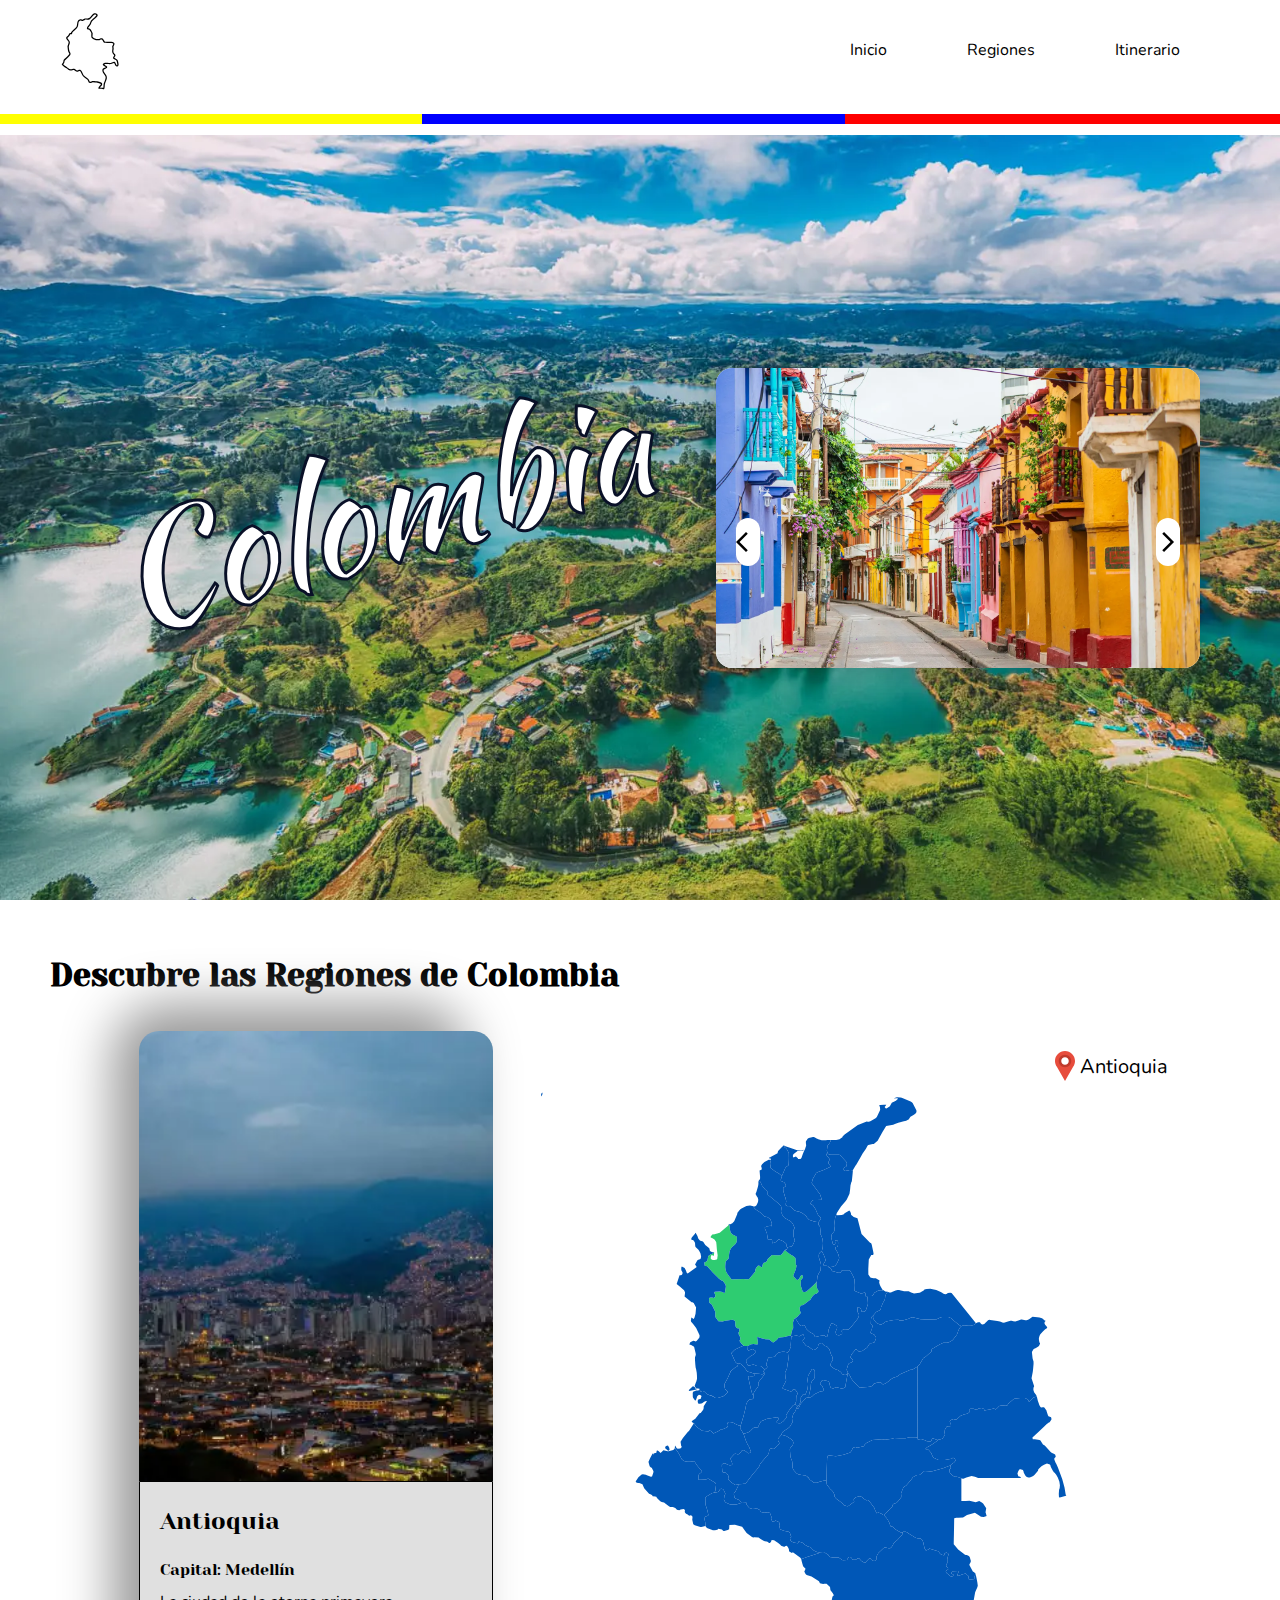
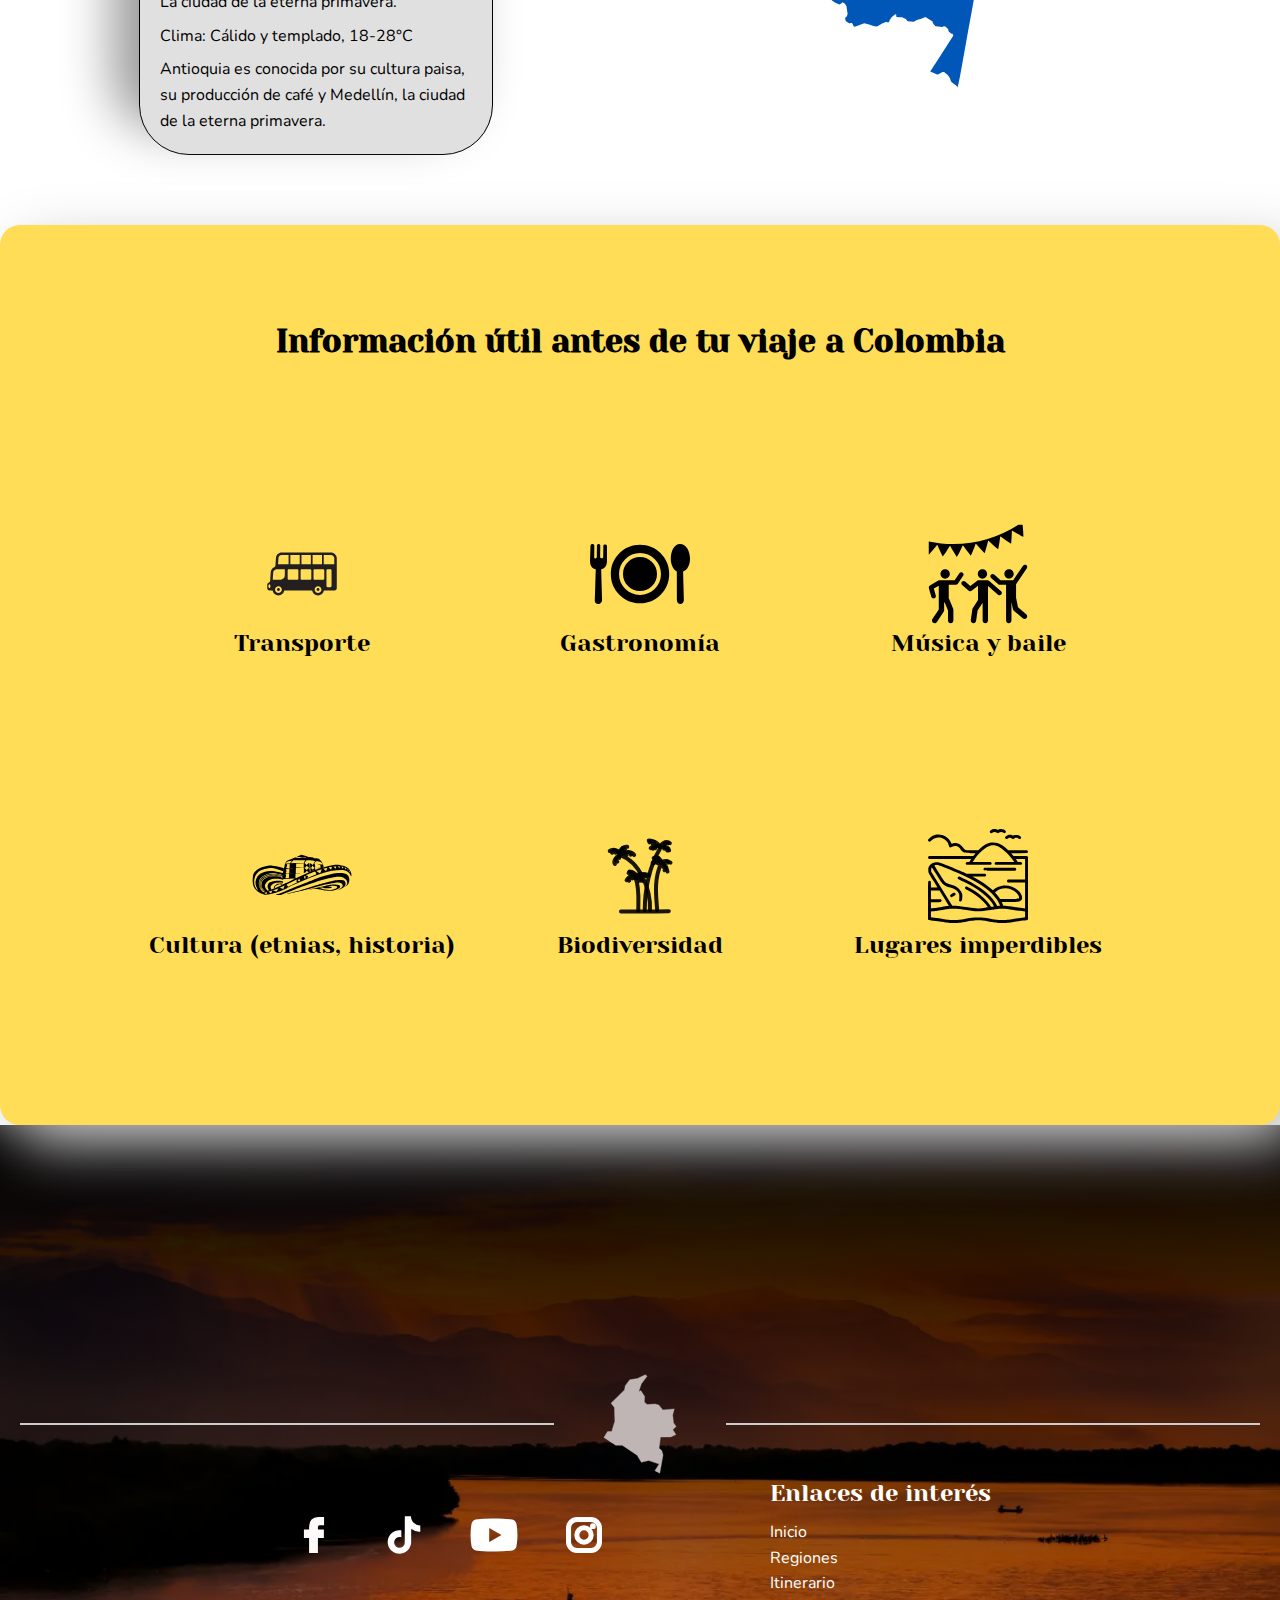
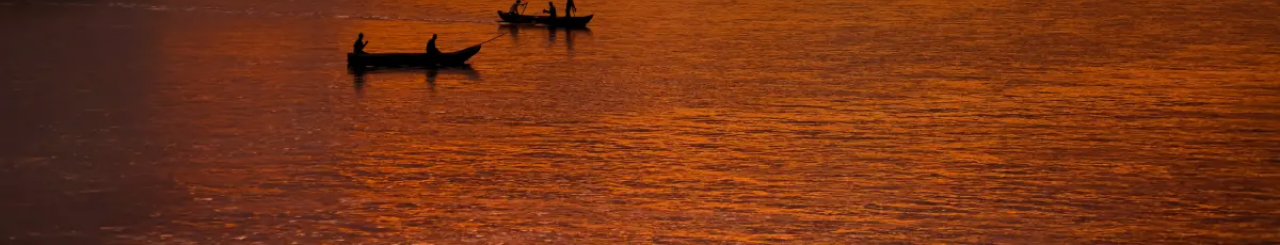
<file: index.html>
<!-- Descripcion : Este archivo HTML contiene la pagina principal del sitio web 
 Estructura general :
 - Encabezado
 - Carrousel de fotos representativas de Colombia
 - Mapa de Colombia y según destino seleccionado una pequeña descripción sobre el.
 - Información util de Colombia , interesante a conocer
 - Footer
 -->

<!DOCTYPE html>
<html lang="es">
<head>
  <meta charset="UTF-8" >
  <meta name="viewport" content="width=device-width, initial-scale=1.0" >
  <title>Colombia | El país de la belleza</title>
  <link rel="stylesheet" href="css/style.css" >
  <link rel="stylesheet" href="css/global.css" >
  <script src="js/index.js" defer></script>
  <script src="js/regiones.js" defer></script>
  <script src="js/global.js" defer></script>
  <link rel="preconnect" href="https://fonts.googleapis.com">
  <link rel="preconnect" href="https://fonts.gstatic.com" crossorigin>
  <link href="https://fonts.googleapis.com/css2?family=Kaushan+Script&display=swap" rel="stylesheet">
  <link
    href="https://fonts.googleapis.com/css2?family=Nunito:ital,wght@0,200..1000;1,200..1000&family=Yeseva+One&display=swap"
    rel="stylesheet">
    <link rel="icon" type="image/vnd.icon" href="/assets/favicon.ico">

    <!-- Primary Meta Tags -->
<meta name="title" content="Colombia | El país de la belleza" />
<meta name="description" content="Descubre la belleza de Colombia a través de sus destinos turísticos, gastronomía, fiestas tradicionales y todo lo que necesitas saber para planificar tu viaje. Explora sus paisajes, cultura y más." />

<!-- Open Graph / Facebook -->
<meta property="og:type" content="website" />
<meta property="og:url" content="https://metatags.io/" />
<meta property="og:title" content="Colombia | El país de la belleza" />
<meta property="og:description" content="Descubre la belleza de Colombia a través de sus destinos turísticos, gastronomía, fiestas tradicionales y todo lo que necesitas saber para planificar tu viaje. Explora sus paisajes, cultura y más." />
<meta property="og:image" content="https://metatags.io/images/meta-tags.png" />

<!-- Twitter -->
<meta property="twitter:card" content="summary_large_image" />
<meta property="twitter:url" content="https://metatags.io/" />
<meta property="twitter:title" content="Colombia | El país de la belleza" />
<meta property="twitter:description" content="Descubre la belleza de Colombia a través de sus destinos turísticos, gastronomía, fiestas tradicionales y todo lo que necesitas saber para planificar tu viaje. Explora sus paisajes, cultura y más." />
<meta property="twitter:image" content="https://metatags.io/images/meta-tags.png" />

<!-- Meta Tags Generated with https://metatags.io -->
</head>

<body>
  <!-- Encabezado con menú de navegación hacia las distintas páginas de mi sitio web -->
  <header class="Header">
    <div class="Header-logo">
      <img src="assets/mapa.svg" alt="Mapa colombia" >
    </div>

    <button class="Header-abrir">
      <svg xmlns="http://www.w3.org/2000/svg" height="34px" viewBox="0 -960 960 960" width="34px" fill="#000000">
        <path d="M120-240v-80h720v80H120Zm0-200v-80h720v80H120Zm0-200v-80h720v80H120Z" />
      </svg>
    </button>

    <nav class="Header-nav">
      <button class="Header-cerrar">
        <svg xmlns="http://www.w3.org/2000/svg" height="34px" viewBox="0 -960 960 960" width="34px" fill="#000000">
          <path
            d="m251.33-204.67-46.66-46.66L433.33-480 204.67-708.67l46.66-46.66L480-526.67l228.67-228.66 46.66 46.66L526.67-480l228.66 228.67-46.66 46.66L480-433.33 251.33-204.67Z" />
        </svg>
      </button>
      <ul class="Header-ul">
        <li class="Header-li"><a href="index.html" title="Inicio">Inicio</a></li>
        <li class="Header-li"><a href="pages/regiones.html" title="Regiones">Regiones</a></li>
        <li class="Header-li"><a href="pages/itinerario.html" title="Itinerario">Itinerario</a></li>
       
      </ul>
    </nav>
  </header>
  <main>
    <!-- En este bloque podremos encontrar un carrousel con diferentes imagenes que representan a Colombia -->
    <div class="Hero">
      <h1 class="Hero-h1">Colombia</h1>

      <div class="Hero-carrousel">
        <div class="Hero-imagenes">
          <img class="Hero-img" src="assets/cartagena_city.webp" alt="Cartagena" width="500" height="300">
          <img class="Hero-img" src="assets/amazonia.webp" alt="Amazonia" loading="lazy" width="500" height="300">
          <img class="Hero-img" src="assets/cumbia.webp" alt="Cumbia" loading="lazy" width="500" height="300" >
          <img class="Hero-img" src="assets/tayrona.webp" alt="Tayrona" loading="lazy" width="500" height="300" >
          <img class="Hero-img" src="assets/ajiaco.webp" alt="Ajiaco" loading="lazy" width="500" height="300" >
          <img class="Hero-img" src="assets/cafe.webp" alt="Cafe" loading="lazy" width="500" height="300">
          <img class="Hero-img" src="assets/bandeja_paisa.webp" alt="Bandeja paisa" loading="lazy" width="500" height="300" >
          <img class="Hero-img" src="assets/valle_cocora.webp" alt="Valle del cocora" loading="lazy" width="500" height="300">
          <img class="Hero-img" src="assets/botero.webp" alt="Botero" loading="lazy" width="500" height="300" >
          <img class="Hero-img" src="assets/vallenato.webp" alt="Vallenato" loading="lazy" width="500" height="300" >
        </div>
        <div class="Hero-arrows">
          <button class="Hero-arrow Hero-arrow--prev">
            <img src="assets/arrow_back.svg" alt="Flecha izquierda" width="24" height="24">
          </button>

          <button class="Hero-arrow Hero-arrow--next">
            <img src="assets/arrow_forward.svg" alt="Flecha derecha" width="24" height="24">
          </button>
        </div>
      </div>
    </div>

    <!-- En este bloque de codigo encontraremos un mapa en el cual al hacer hover , en la parte superior veremos
      el nombre del lugar y al hacer click se actualizará la información de ese lugar como por ejemplo
    la capital , el clima y una pequeña descripción -->

    <div class="Destinos">
      <h2 class="Destinos-h2">Descubre las Regiones de Colombia</h2>
      <div class="Regiones">

        <div class="Departamento">
          <img class="Departamento-img" src="assets/antioquia.webp" alt="Antioquia" loading="lazy" width="352" height="337" >
          <div class="Departamento-descripcion">
            <h3 class="Departamento-h3">Antioquia</h3>
            <div class="Capital">
              <h4 class="Capital-h4">Capital: Medellín </h4>
              <em class="Capital-p">La ciudad de la eterna primavera.</em>
            </div>

            <div class="Departamento-clima">Clima: Cálido y templado, 18-28°C</div>
            <div class="Departamento-p">Antioquia es conocida por su cultura paisa, su producción de café y Medellín, la
              ciudad de la eterna primavera.</div>
          </div>


        </div>


        <div class="Destinos-mapa">
          <!-- SVG obtenido de este lugar https://mapsvg.com/maps/colombia -->
          <svg  xmlns="http://www.w3.org/2000/svg" width="600.82184" height="693.68036" class="mapsvg-svg" viewBox="0 0 700 700">
            <path
              d="m 303.16,543.59916 1.41,-0.35 0.82,-0.27 5.34,-1.93 6.54,-2.22 5.06,-1.68 2.87,-0.86 3.41,0.2 2.23,-0.04 0.93,0.48 2.8,1.76 1.81,2.72 3.76,0.43 4.06,-0.11 2.62,-0.02 2.8,2.12 0.76,0.56 1.48,0.68 4.61,-0.38 0.66,-1.18 0.38,-0.89 1.28,-1.33 1.5,0 0.93,0.55 1.02,1.24 0.51,1.04 1.14,0.31 1.1,0.05 1.26,-0.05 1.02,-0.3 1.22,-1.24 2.05,-0.29 1.23,1.48 1.54,1.76 3.67,2.2 1.22,0.07 0.76,-1.46 3.4,-3.61 1.68,-0.13 0.48,1.4 3.07,1.49 0.9,0 1.01,-0.48 1.3,-1.09 -0.13,-2.32 0.29,-0.84 0.74,-1.99 0.69,-1.4 0.49,-0.76 0.84,-0.93 5.51,-5.31 1.08,-0.51 1.13,-0.02 1.12,0.23 2.4,0.65 1.8,0.11 1.53,-1.11 0.8,-1.2 0.56,-0.97 0.38,-0.79 0.52,-1.01 0.46,-0.84 0.74,-0.97 3.44,-2.82 4.09,-4.34 1.61,-1.9 0.5,-1.18 -0.22,-1.64 0.76,-0.62 3.04,0.14 1.89,0.93 0.98,0.75 8.52,5.18 4.11,1.3 1.58,-0.65 2.08,2.2 1.04,1.96 1.69,7.58 1.62,2.64 3.01,-1.22 0.7,-1.33 10.41,3.36 1.61,1.66 0.6,0.94 1.32,1.24 2.75,0.9 1.46,-0.33 -0.72,-1.21 2.46,-1.85 2.02,1.06 0.71,0.92 -1.5,5.54 0.06,4.82 -1.33,2.12 0.06,1.57 1.04,0.9 0.95,0.98 0.34,1.76 -1.08,0.84 -1.42,0.83 -0.27,0.89 0.32,0.98 0.51,0.86 5.07,4.02 1.15,0.09 0.84,-0.36 0.69,-0.77 0.32,-0.95 -0.6,-0.61 -1.19,-0.3 -0.59,-0.66 0.06,-0.84 0.65,-0.88 1.36,-0.88 5.83,-0.39 0.2,1.52 -1.12,3.18 0.29,0.84 1.36,0.23 0.82,-0.3 2.85,-1.32 4.23,-1.02 3.25,2.81 -0.06,0.91 0.78,3.54 6.72,-0.9 -0.14,-3.16 1.01,-2.19 0.44,0.95 0.8,3.72 0.9,4.68 0.47,3.76 -0.51,1.78 -2.54,5.92 -2.88,15.9 -2.95,16.26 -0.56,3.08 -0.75,3.93 -0.39,2.14 -6.5,36.27 -3.66,20.56 -2.53,11.98 -0.56,1.01 0.01,-1.13 -1.32,-1.37 -1.34,-0.91 -0.81,-0.54 -3.39,-2.8 -0.54,-0.89 -0.33,-0.78 -0.34,-1.06 -0.42,-1.27 -0.79,-1.54 -2.17,-2.72 -3.65,-2.95 -0.77,-0.38 -0.85,-0.09 -1.82,0.6 -0.72,0.56 -2.29,1.39 -0.88,0.38 -1.12,0 -3.28,-1.22 -4.8,-2.04 2.14,-3.36 1.84,-2.82 2.54,-3.92 4.89,-7.55 1.44,-2.24 14.21,-22.11 -1.28,-2.34 -0.91,0.13 -3.05,-2.36 -0.59,-1.42 -0.41,-1.6 -3.15,-2.83 -1.66,-0.36 -0.83,0.23 -0.91,0.56 -7.69,-0.75 -0.74,-0.39 -2.77,-3.39 -0.33,-1.76 -8.3,-5.44 -4.84,2.17 -5.14,1.37 -3.58,2 -7.16,-0.56 -2.08,-2.69 -4.45,-1.92 -2.33,0.09 -4.02,-0.48 -0.41,-1.18 0.04,-1.21 -0.41,-0.77 -1.18,0.46 -3.57,2.94 -2.59,3.67 -0.76,2.35 -1.72,0.05 -2.09,-0.39 -3.62,1.57 -6.49,3.73 -2.97,-0.3 -1.16,-0.35 -5.07,-1.7 -5.75,-1.4 -3.84,1.34 -5.41,2.05 -2.77,0.67 -0.85,-2.16 -1.32,-2.2 -1.67,0.07 -1.15,0.36 -2.92,-1.6 -1.27,-1 -0.44,-0.75 -0.68,-3.38 1.26,-0.58 0.97,-1.3 0.8,-2.24 -1.32,-9.09 -1.75,-3.05 -2.65,-1.75 -1.72,1.6 -2.39,1.15 -4.93,-2.34 -3.05,-2.03 -0.7,-0.76 0.84,-3.85 0.42,-0.73 1.23,-1.08 -1.23,-2.36 -1.78,-2.42 -0.94,-1.04 -0.19,-1.29 -0.34,-2.51 -4.03,-3.72 -2.45,-0.22 -1.62,0.44 -3.66,-1.01 -1.11,-2.32 -8.65,-5.56 -5.67,-1.55 -1.04,-0.9 -0.6,-1.07 -1.13,-2.31 0.76,-1.29 0.68,-1.85 -1.75,-1.8 -1.07,-1.15 -0.94,-3.08 -0.79,-3 z"
               id="Amazonas" class="departamento" />
            <path
              d="m 291.15,283.37916 -1.19,-0.2 -6.32,1.84 -5.31,0.6 -1.95,0.46 -1.04,1.36 -0.71,1.01 -3.99,2.79 -1.27,-0.58 -1.38,-1.06 -1.35,-1.25 -0.84,-0.35 -4.43,-0.34 -6.45,-1.91 -1.58,-0.51 -1.36,-0.2 -0.06,1.18 0.61,3.82 0.17,3.01 -0.7,0.52 -2.61,-0.26 -1.85,-0.18 -2.31,0.29 -1.12,0.29 -3.06,1.62 -0.84,0.11 -3.51,0.08 -0.59,-0.34 -1.56,-1.45 -0.87,-0.98 -1.93,-2.48 -0.36,-1.02 0.74,-1.64 0.11,-1.26 -0.24,-1.18 -0.63,-1.54 -0.62,-1.14 -0.43,-1.08 -0.18,-0.99 0.18,-0.98 0.63,-1.2 0.21,-3.15 -2.37,-0.47 -0.84,-0.28 -0.74,-0.66 -0.61,-1.65 -0.15,-1.25 -0.05,-1.32 -0.21,-2.85 -0.6,-0.7 -1.88,-1.01 -0.96,-0.14 -9.57,1.69 -1.19,0.37 -0.9,0.11 -4.32,-0.19 -3.39,-4.76 -0.29,-0.96 0.01,-1.09 -0.01,-3.37 -0.28,-1.55 -3.67,-7.77 -0.88,-0.82 -2.1,-1.34 -0.39,-5.42 2.27,-0.76 1.57,0.11 1.48,0.53 1.93,-1.61 0.08,-1.51 -0.51,-1.41 -0.75,-1.72 0.67,-1.01 5.86,-0.22 2.94,0.6 1.4,0.7 0.83,0.23 0.77,-0.42 1.17,-7.02 -0.41,-1.66 -0.56,-1.36 -0.6,-0.91 -2.07,-2.81 -1.55,-0.43 -0.9,-0.46 -2.5,-2 -7.58,-7.72 -0.88,-0.92 -0.81,-0.87 -2.48,-2.81 -1.29,-1.6 -3.06,-0.68 -0.57,-3.8 1.5,-0.45 0.95,-0.59 0.89,-0.96 0.6,-1.53 0.23,-1.46 0.44,-2.18 0.53,-0.75 2.35,-1.66 1.1,-0.34 1.39,-0.41 1.23,-1.93 0.19,0.17 0.06,1.77 -0.17,2.48 -1.39,-0.34 -0.93,-0.5 -0.98,0.63 -0.44,1.9 0.15,2.05 2.14,1.1 2.27,0.18 2.43,-0.59 0.55,-0.68 0.52,-4.28 -0.29,-2.12 -0.59,-4.42 -0.5,-5.93 -0.35,-2.92 -1.98,-2.94 -2.26,-1.62 -2.12,-0.65 -0.01,-1.29 1.8,-2.23 2.75,-0.49 5.94,-1.77 9.95,-8.28 0.24,-1.24 0.7,0.55 0.42,0.73 0.29,0.81 0.08,0.84 0.02,1.5 0.12,1.09 0.22,1.28 0.56,2.02 0.58,1.07 0.59,0.76 0.79,0.74 0.93,0.58 1.2,0.62 1.07,0.42 1.47,0.74 0.61,0.73 0.19,1.05 -0.03,1.77 -0.07,1.35 -0.2,1.37 -0.34,1.08 -0.63,1.08 -0.75,0.87 -1.19,1.18 -0.81,0.57 -1.96,2 -1.03,1.19 -0.99,2.06 -0.47,1.42 -0.31,1.42 -0.36,2.16 -0.14,1.13 -0.09,2.08 -0.47,1.61 -1.57,1.56 -0.98,0.96 -0.78,1.33 -0.38,4.27 -0.02,1.46 0.06,0.93 0.33,2.16 0.34,1.49 0.34,1.15 0.61,1.12 1.56,2.39 3.88,5.04 1.41,0.23 1.23,-0.05 0.91,-0.1 2.82,-0.11 8.05,-0.05 2.01,0.03 2.99,0.15 1.28,-0.32 6.91,-8.57 0.53,-3.06 1.2,-2.04 0.51,-0.73 1.05,-1.02 1.28,-0.23 0.9,0.48 1.29,1.14 0.87,0.28 0.69,-0.62 0.43,-1.96 0.83,-2.31 1.01,-0.35 1.36,-0.45 1.1,-0.52 0.93,-1.28 0.29,-0.82 0.48,-1.17 4.57,-4.35 1.14,-0.3 2.45,0.1 2.17,0.17 2.34,0 1.13,-0.05 1.02,-0.29 0.85,-0.41 0.82,-0.62 0.64,-0.76 0.48,-0.73 1.29,-1.85 1.26,-1.35 2.08,1.77 2.23,1.88 0.8,0.59 1.7,1.12 2.16,1.29 1.11,0.7 0.81,0.62 0.96,1.05 0.37,0.78 0.21,1.01 0.02,0.89 -0.02,3.09 0.19,1.99 0.88,1.08 -0.96,4.56 -2.76,6.89 0,0.97 0.42,0.75 0.61,0.73 3.33,3.42 2.18,-1.69 0.51,-0.81 0.95,-1.95 0.88,-1.15 0.81,-0.53 0.78,0.33 0.51,1.04 0.11,1.44 -0.48,0.8 -0.93,1.1 -0.79,1.49 -0.21,1 -0.27,3.95 0.13,1.21 2.39,7.11 1.46,0.22 1.21,-0.02 1.57,-0.39 4.36,-3.77 1.26,-1.15 1.93,-1.91 2.32,-2.33 2.24,-2.25 -0.22,0.75 -0.21,1.22 0.01,0.85 0.49,4.36 0.53,1.04 0.77,0.93 0.46,1.64 -0.07,1.05 -1.86,1.7 -1.87,0.84 -1.4,0.75 -2.12,2.27 -1.08,1.8 -0.78,1.36 -0.64,0.63 -1.27,1.01 -4.87,3.79 -2.71,1.26 -1.3,0.04 -1.49,1.85 -0.39,1.41 0.33,3.53 1.05,1.73 -0.35,0.86 -3.89,4.33 -0.97,0.72 -1.64,0.7 -0.5,0.57 -0.61,0.82 -1.12,3.44 0,1.72 0.17,5.11 -0.7,0.71 -1.41,5.04 z"
              id="Antioquia" class="departamento departamento--activo" />
            <path
              d="m 489.73,272.41916 -2.52,-1.54 -6.85,-5.51 -2.48,-2.24 -3.24,-1.43 -7.33,-0.14 -2.12,0.67 -2.18,1.24 -0.78,0.35 -1.1,0.45 -6.04,0.4 -2.51,0 -5.69,-0.18 -2.78,-0.16 -1.59,-0.17 -8.34,-1.82 -1.16,-0.46 -2.29,0.59 -1.33,0.54 -1.07,0.63 -6.81,1.95 -0.83,0.07 -3.11,-0.01 -1.18,-0.93 -5.51,0.3 -8.92,1.87 -1.55,1.09 -0.75,0.66 -2.99,1.8 -0.86,-0.03 -1.67,-0.35 -3.5,-1.58 -3.34,-4.4 -0.37,-1.46 -0.08,-1 0.22,-1.79 3.45,-3.89 4.11,-2.1 1.02,-0.88 0.34,-1.25 0.09,-1.14 2.35,-5.44 1.89,-3.33 0.29,-0.87 0.13,-0.81 0.21,-1.38 0.1,-1.35 0.33,-1.22 0.58,-1.05 1.89,-2.85 2.06,0.95 1.82,-0.02 1.16,-0.66 4.23,-1.78 2.33,-0.59 1.81,0.11 2,0.53 2.67,0.67 1,0.23 5.42,0.04 2.88,1.44 3.35,0.99 6.44,-0.87 0.81,-0.34 1.42,-0.64 2.58,-1.65 0.9,-1.11 1.19,-0.3 1.57,-0.21 4.11,-0.44 6.89,1.64 4.57,1.95 2.29,1.16 1.04,0.79 0.7,0.47 0.83,0.31 1.2,0.27 1.33,-0.3 0.78,-0.63 0.89,-0.54 2.61,-0.35 1.62,0.28 16.26,20.16 12.17,15.16 -1.63,1.32 -1.13,0.57 -2.18,0.76 -1.64,0.13 -2.41,0.03 -2.36,-0.26 -2.56,-0.26 -1.25,0.22 -1.38,0.59 z"
              id="Arauca" class="departamento" />
            <path
              d="m 267.15,75.139162 0.88,-0.22 7.55,-4.18 0.32,-1.25 0.36,-1.28 4.2,-4.27 2.19,-2.12 0.29,-0.24 -0.03,0.24 0.81,2.01 1.32,0.84 0.97,0.92 0.53,0.89 2.21,4.07 0.11,5.72 -0.07,2.72 -0.22,4.29 -0.38,1.8 -1.9,1.26 -0.89,0.84 -0.74,0.95 -2.24,5.11 -1.73,4.21 -3.15,-2.67 -4.91,-2.97 -5.06,-3.66 -0.34,-1.77 0.31,-1.35 0.23,-1.05 0.08,-1.21 -0.24,-1.36 -0.78,-2.35 1.04,-0.95 -0.37,-1.37 -0.63,0.66 0.08,-1.44 z"
              id="Atlantico" class="departamento" />
            <path
              d="m 327.18,184.94916 -1.1,0.66 -1.57,1.44 -0.63,1.51 -0.21,0.93 0.01,1.39 0.03,1.26 1.21,4.04 0.74,1.55 0.64,3.23 -0.78,6.67 -1.71,2.71 -1.7,3.9 -0.74,6.38 -2.24,2.25 -2.32,2.33 -1.92,1.91 -1.26,1.15 -4.37,3.78 -1.57,0.39 -1.21,0.02 -1.47,-0.22 -2.38,-7.11 -0.14,-1.22 0.27,-3.95 0.21,-0.99 0.78,-1.5 0.93,-1.1 0.49,-0.8 -0.11,-1.44 -0.51,-1.04 -0.78,-0.32 -0.81,0.53 -0.89,1.15 -0.95,1.95 -0.5,0.8 -2.18,1.69 -3.33,-3.41 -0.62,-0.73 -0.41,-0.75 -0.01,-0.97 2.77,-6.88 0.96,-4.56 -0.88,-1.08 -0.19,-1.99 0.02,-3.09 -0.02,-0.9 -0.21,-1.01 -0.38,-0.77 -0.95,-1.05 -0.81,-0.62 -1.11,-0.7 -2.16,-1.29 -1.69,-1.13 -0.8,-0.59 -2.23,-1.88 -2.08,-1.77 1.8,-0.85 0.65,-0.74 0.36,-1.46 0.35,-0.28 1.16,-0.4 1.53,-0.28 1.99,-0.26 0.92,-1.1 1.68,-3.39 1.11,-3.01 -0.59,-0.98 -0.61,-1.9 -0.37,-1.6 0.01,-7.48 1.53,-1.33 -2.21,-4.96 -1.33,-2.11 -1.19,-1.09 -2.37,-1.66 -1.08,-0.61 -0.79,-0.33 -0.85,-0.31 -2.42,-1.53 -1.7,-2.08 -1.39,-2.76 -0.68,-1.6 -0.17,-1.16 0.11,-0.98 0.33,-2.24 -0.05,-1.14 -0.16,-0.95 -0.66,-0.97 -1.02,-1.23 -0.76,-0.84 -10.63,-8.77 -3.15,-2.26 0.08,-0.87 -0.14,-2.98 -0.38,-1.08 -1.82,-0.79 -3.78,-4.67 -2.01,-4.63 -1.73,0.42 -0.7,0.32 0.45,-1.91 1.55,-1.99 0.1,-2.269998 -0.63,-7.53 2.55,-1.2 -0.06,-1.85 -0.72,-2.46 1.15,-1.78 2.77,-2.74 4.98,-2.74 1.1,0.13 0.39,0.62 0.79,2.35 0.23,1.37 -0.07,1.2 -0.23,1.05 -0.31,1.35 0.34,1.76 5.06,3.66 4.91,2.97 3.15,2.67 -1.37,4.519998 0.4,1.3 1.92,0.91 1.52,0.42 2.2,3.09 -0.29,1.61 -1.31,0.78 -1.23,0.55 -0.39,1.09 0.13,2.57 0.11,0.9 1.93,6.36 0.4,0.74 1.02,4.38 -0.46,2.85 -0.06,1.96 2.45,1.08 0.87,-0.1 0.91,-0.13 2.6,1.77 2.81,3.03 4.13,1.7 1.38,-0.02 3.8,1.7 1.76,1.1 3.11,2.79 1.06,1.71 2.25,2.24 5.8,1.9 3.31,0.67 2.1,0.03 -0.26,2.81 0.68,1.44 1.05,0.96 0.58,5.21 -0.25,3.29 1.18,2.39 0.53,0.86 1.03,3.54 0.45,4.05 -0.23,4.58 -1.12,4.87 z m -60.31,-107.549998 -0.72,-0.29 0.17,-1.92 0.83,-0.06 -0.2,0.81 -0.08,1.46 z"
               id="Bolivar" class="departamento" />
            <path
              d="m 379.75,237.26916 2.52,0 2.74,-0.09 0.98,-0.32 1.21,-1.07 0.59,-1.12 0.66,-1.37 4.14,-2.36 0.85,-0.31 1.07,0.1 1.37,0.37 1.15,0.03 0.8,-0.37 0.8,-0.65 2.53,1.89 2.7,0.27 -1.89,2.85 -0.58,1.05 -0.33,1.22 -0.1,1.35 -0.21,1.38 -0.13,0.81 -0.29,0.87 -1.89,3.33 -2.35,5.44 -0.09,1.14 -0.34,1.25 -1.02,0.88 -4.11,2.1 -3.45,3.89 -0.33,0.23 -1.22,1.2 -0.63,1.04 -0.3,1.06 -0.1,1.16 -0.24,5.2 2.07,2.23 -1.16,4.91 -0.57,0.62 -0.68,2.81 4.47,1.92 1.94,3.31 0.05,0.96 -1.82,4.44 -3.31,1.37 -0.77,-0.47 -0.85,0.33 -0.63,0.6 -0.77,1.08 -0.75,1.12 -1.11,1.58 -0.75,0.91 -5.38,3.89 -4.02,0.55 -1.26,-1.42 -2.07,-1.52 -5.2,6.47 -1.12,3.14 0.41,0.83 2.09,1.9 0.44,0.93 -0.14,0.81 -1.17,1.31 -1.25,0.71 -1.4,0.31 -1.06,0.88 -0.72,1.19 -1.34,4.47 -0.25,1.04 0.13,0.83 1.31,2.2 -1.74,2.92 -1.79,0.23 -2.08,-0.35 -0.93,-0.51 -0.57,-0.78 -1.32,-1.68 -2.56,-1.8 -0.97,-0.47 -0.85,-0.29 -1.25,-0.48 -0.99,-0.42 -1.23,-0.77 -2.41,-1.6 -1.38,-1.32 -0.31,-1.18 0.71,-2.72 0.65,-1.04 1.5,-1.6 -0.71,-4.07 -0.8,-1.62 -0.78,-1.41 -1.79,-5.69 -2.85,-3.4 -2.91,-0.75 -3.21,-3.17 -1.71,0.38 -1.99,1.4 -0.56,1.49 -0.07,1.2 -1.8,1.9 -0.85,0.81 -0.77,0.38 -1.42,0.56 -0.97,-0.07 -5.35,-3.99 -2.76,-0.96 -3.49,-4.45 -0.42,-1.53 1.16,-1.33 0.78,-1.04 -0.68,-3.94 -1.08,-1.24 -1.66,1.26 -2.33,1.11 -1.57,-0.26 -1.83,-0.55 -5.02,1.06 -0.74,0.61 -0.02,-0.59 -0.75,-0.82 0.57,-2.94 1.41,-5.04 0.7,-0.71 -0.17,-5.11 0,-1.72 1.12,-3.44 0.61,-0.82 0.5,-0.57 1.39,1.63 2.17,3.51 1.59,2.38 1.42,1.3 1.17,0.34 0.78,-0.34 0.75,-0.41 1.08,-0.33 1.05,0.38 1.9,4.05 3.72,3.45 4.47,2.5 0.69,0.67 0.77,2.03 0.81,0.67 4.91,-1.21 5.41,-0.62 1.31,1.04 1.25,0.83 1,-0.67 0.69,-2.38 0.17,-0.86 0.79,-4.74 2.44,-5.91 1.27,-1.71 4.82,2.54 0.79,0.74 0.4,0.95 0.08,1.12 -0.1,0.9 -0.31,1.12 -1.1,2.07 -0.16,1.02 0.27,1.69 0.62,1.19 0.89,0.69 1.38,0.39 1.24,-0.14 2.3,-1.08 0.7,-0.75 0.17,-0.99 -0.51,-1.43 0.17,-1.22 0.66,-0.73 1.12,-0.55 0.88,-0.23 1.17,-0.13 1.12,0.22 2.59,0.41 3.01,-2.97 7.64,-9.45 1.1,-2.02 0.62,-1.72 -0.11,-2.08 -0.64,-1.19 -0.65,-1.03 -0.29,-1.44 0.03,-4.14 1.21,-0.19 2.37,1.47 0.53,1.18 0.76,2.73 2.16,-0.07 0.96,-0.21 0.79,-0.47 0.67,-0.8 0.47,-0.95 1.91,-5.51 0.25,-1.09 0.07,-1.21 -0.47,-6.04 -0.41,-1.28 z"
              id="Boyaca" class="departamento" />
            <path
              d="m 233.26,477.33916 -0.45,1.04 -4.27,1.57 -1.15,0.25 -5.26,-0.04 -1.36,-0.19 -0.92,-0.3 -4.65,-1.93 -1.01,-1.11 -1.08,-2.24 0.51,-3.99 0.26,-0.81 0.41,-0.72 0.45,-0.89 -0.04,-0.83 -0.45,-1.15 -1.58,-3.09 -1.11,-1 -1.78,-0.16 -1.2,0.72 -1.1,1.8 -1.49,1.18 -1.19,0.29 -2.88,0.56 1.11,-1.97 0.89,-7.17 -0.11,-1.09 -0.86,-1.22 -7.79,-4.81 -0.83,0.09 -1.59,0.58 -0.91,0.2 -5.72,0.42 -1.57,0.01 -1.26,-0.16 0.4,-5.5 0.47,-0.72 1.23,-1.27 0.94,-0.47 0.94,-1.4 0.36,-1 -1.08,-0.98 -1.74,-1.54 -3.37,-4.12 -1.81,-3.05 -0.65,-0.92 -0.76,-0.4 -4.38,0.49 -1.92,0.05 -0.85,0 -2.21,-0.3 -1.18,-0.27 -0.85,-0.28 -1.09,-0.59 -1.69,-1.41 -0.51,-0.88 -1.58,-3.45 -1.42,-2.53 -2.39,-3.56 -1.11,-1.41 -0.51,-0.89 -0.42,-0.99 -0.11,-0.75 0.16,-1.65 1.39,1.91 0.26,1.08 1.49,0.74 3.03,-0.39 1.74,-1.68 -0.79,-1.32 -0.68,-4.66 2.76,-4.52 6.1,-7.53 0.76,-0.38 5.36,-8.24 0.38,-1.13 1.4,1.59 1.83,2.64 6.53,4.76 7.38,0.68 0.93,-1.32 2.41,1.15 2.44,2.73 5.5,-2.78 3.7,-2.22 1.85,-0.21 5.01,-2.22 0.94,-1.75 -0.1,-1.63 -0.69,-0.92 0.93,-1.6 1.95,-0.23 3.5,0.65 1.5,0.79 1.04,0.64 1.27,0.72 1.75,0.77 1.47,0.53 1.75,0.23 0.06,0.7 -0.19,1.37 -0.08,1 0.47,0.81 1.15,1.65 1.22,2.14 0.6,1.3 0.56,0.79 2.59,7.63 2.07,4.51 1.1,1.72 0.61,1.07 1.73,4.39 0.45,1.24 0.15,0.87 -3.09,0.8 -0.8,-0.22 -1.98,-1.64 -1.8,-1.16 -1.8,-0.58 -1.33,0.8 -0.84,1.16 -1.23,1.68 -0.77,0.68 -1.04,0.44 -1.21,0.17 -2.02,-0.55 -0.89,-0.08 -0.95,0.52 -4.02,4.54 -0.12,0.82 0.75,2.27 0.4,0.95 0.45,0.92 0.34,1.37 0,1.22 -0.62,0.54 -1.12,0.3 -1.64,-0.1 -1.68,-0.57 -1.23,-0.67 -1.37,-0.62 -1.34,-0.29 -1.79,0.4 -1.2,0.85 -0.04,2.09 0.58,6.4 0.81,0.94 0.93,0.04 1.38,-0.05 1.9,0.83 1.8,2.54 0.23,1.26 -0.15,1.51 -0.18,1.45 0.44,0.97 3.02,2.86 4.32,2.7 0.85,0.3 1.03,-0.05 1.99,-0.46 0.02,1.76 -1.97,4.16 -1.41,2.55 -1.39,1.36 -0.24,1.28 0.75,4.24 2.41,1.57 2.45,0.86 1.08,0.58 z"
             id="Cauca" class="departamento" />
            <path
              d="m 327.18,184.94916 1.12,-4.88 0.23,-4.58 -0.45,-4.05 -1.03,-3.54 -0.52,-0.86 -1.18,-2.39 0.25,-3.29 -0.57,-5.21 -1.05,-0.97 -0.68,-1.43 0.26,-2.81 0.39,-0.67 1.41,-2.03 0.86,-1.54 -0.86,-1.37 -1.25,-1.31 -1.21,-1.07 -2.16,-4.68 -0.35,-1.23 -0.83,-1.39 -1.94,-3.03 -0.54,-0.8 -1.22,-1.09 -1.33,-0.54 -0.87,-0.78 2.61,-3.54 1.16,-0.64 4.39,0.24 5.47,-0.32 -2.25,-6.41 -4.91,-6.87 -4.74,-6.28 1,-3.83 0.38,-1.09 3.89,-6.679998 2.24,-1.23 0.84,-0.28 5.51,-2.08 8.12,-3.9 -0.5,-1.44 -1.55,-1.53 -0.31,-1.13 -0.03,-0.84 0.11,-0.87 0.57,-0.95 0.83,-1.98 -1.48,-1.72 -1.58,-1.72 -0.56,-0.83 -0.19,-1.26 0.28,-0.92 0.77,-1.03 0.71,1.12 0.71,0.73 1.19,0.32 1.05,0.1 3.66,0.06 3.28,-0.02 1.92,-0.09 1.24,0.21 1.43,0.88 6.88,7.39 0.61,1.58 -0.46,2.82 -0.5,1.07 -1.3,0.57 -2.27,2.87 2.28,1.55 1.41,-0.08 1.44,-0.26 0.91,-0.25 1.62,-0.35 1.27,-0.11 2.11,0.2 0.48,0.12 -0.26,3.17 -0.99,9.739998 -0.73,1.43 -0.86,3.33 -0.37,4.03 -0.75,5.68 -3.17,6.6 -1.48,1.99 -5.26,6.35 -4.89,7.58 -0.59,2.26 -0.25,0.39 -0.41,0.84 -0.51,1.29 -0.19,0.82 -0.98,6.7 -0.15,3.12 0.36,2.1 0.09,2.44 -0.59,1.51 -0.65,0.83 -1.38,1.34 -0.57,0.99 -0.31,1.05 -0.33,2.99 1.74,6.83 0.47,1.03 1.15,0.35 1.16,-0.96 0.05,-1.14 -0.06,-0.9 -0.15,-1.34 0.54,-0.75 1.44,-0.11 0.93,0.43 0.44,0.76 0.19,0.92 0.03,1.35 -0.11,1.93 -0.34,1.69 -1.17,0.72 -0.92,0.12 -0.64,0.73 0,0.98 0.6,1.47 1.55,2.15 0.95,2 0.43,1.17 0.97,3.93 -0.24,1.41 -2.51,5.23 -1,1.57 -1.08,1.01 -1.77,0.93 -1.16,0.29 -4.49,0.55 -0.2,-0.52 -1.06,-0.96 -1.75,-0.14 -2.53,-0.17 -0.54,-1.09 0.38,-1.49 0.96,-1.44 0.81,-1.31 0.31,-1.69 -1.41,-4.01 -0.81,-1.79 -1.61,-3.08 z"
              id="Cesar" class="departamento" />
            <path
              d="m 179.67,163.43916 0.81,0.53 1.92,3.47 0.64,2.56 1.8,2.15 0.86,0.56 0.85,0.31 1.47,0.39 1.21,0.99 0.64,0.99 1.53,2.49 4.66,3.63 0.54,2 0.29,1.28 2.51,1.55 2.03,-0.48 -1.24,1.92 -1.39,0.42 -1.1,0.33 -2.36,1.67 -0.53,0.75 -0.44,2.18 -0.23,1.46 -0.61,1.53 -0.88,0.96 -0.96,0.59 -1.49,0.45 0.56,3.8 3.07,0.68 1.28,1.6 2.48,2.81 0.81,0.87 0.88,0.92 7.58,7.72 2.49,2 0.9,0.46 1.55,0.42 2.07,2.81 0.6,0.92 0.56,1.35 0.41,1.67 -1.17,7.02 -0.76,0.42 -0.83,-0.23 -1.41,-0.71 -2.94,-0.6 -5.86,0.22 -0.67,1.01 0.75,1.71 0.52,1.42 -0.09,1.51 -1.93,1.61 -1.48,-0.53 -1.56,-0.11 -2.27,0.76 0.39,5.42 2.1,1.34 0.88,0.82 3.66,7.77 0.29,1.54 0.01,3.38 -0.02,1.09 0.29,0.96 3.39,4.76 4.33,0.19 0.9,-0.11 1.19,-0.37 9.57,-1.69 0.96,0.14 1.88,1.01 0.6,0.7 0.21,2.85 0.05,1.31 0.15,1.25 0.61,1.66 0.74,0.66 0.85,0.29 2.37,0.46 -0.22,3.16 -0.63,1.2 -0.17,0.97 0.17,0.99 0.43,1.08 0.62,1.14 0.63,1.54 0.24,1.18 -0.11,1.26 -0.74,1.64 0.35,1.02 1.94,2.47 0.87,0.98 1.56,1.45 -0.79,0.25 -0.98,0.37 -1.36,0.51 -6.78,3.22 -0.77,0.5 -3.46,3.6 0.26,1.25 3.91,8.54 0.46,0.74 0.73,0.76 0.81,0.52 0.92,0.48 0.68,0.25 -0.09,0.65 -0.26,1.02 -0.54,1.19 -0.78,0.56 -0.96,0.42 -0.85,0.5 -4.62,3.79 -0.58,0.67 -0.46,0.98 -3.01,6.85 -3.09,5.73 -0.52,0.77 -0.22,0.96 -0.08,0.9 0.17,1.82 0.25,1.15 0.25,0.81 0.34,0.79 1,1.19 1.85,1.83 -0.56,1.47 -4.61,3.69 -6.39,2.03 -1.11,0.15 -1.14,-0.07 -0.9,-0.36 -2.94,-1.82 -5.7,-1.9 -4.12,-3.52 -1.33,-0.55 -0.95,0.05 -1.58,0.39 -0.75,-0.6 -0.92,-1.73 0.24,-0.64 -1.96,-0.42 -1.96,0.07 -1.86,-2.99 1.47,-4.14 0.17,-0.27 0.34,-0.89 0.87,-3.1 -0.15,-4.17 -0.21,-2.93 -0.74,-3.98 -0.33,-1.07 -0.23,-1.03 -0.34,-3 -0.43,-5.84 0.04,-2.96 0.72,-1.97 0.24,-1.55 -0.5,-2.38 -1.52,-6.49 -3.46,-1.97 -2.12,-0.6 1.14,-2.69 3.46,-1.64 1.57,0.26 0.96,0.56 1.33,-0.5 3.15,-3.81 0.4,-2.02 -0.17,-1.24 -3.87,-8.2 -2.85,-3.83 -1.91,-2.06 -0.88,-1.14 -0.54,-1.11 0.54,-4.02 2.82,1.78 0.91,-1.72 1.21,-4.52 0.64,-7.25 -2.79,-5.08 -1.47,-0.88 -0.94,-0.1 -8.24,-6.69 0.56,-4.15 -0.14,-0.97 -1.01,-2.27 -4.64,-3.96 -3.97,-3.18 3.39,-10.31 1.31,0.13 1.12,-0.37 0.68,-0.89 0.46,-1.26 -0.35,-1.34 -1.04,-1.79 -0.19,-0.87 -0.01,-1.4 0.02,-1.07 0.61,-1.11 3.3,1.68 1.64,3.14 0.57,1.69 0.42,0.96 0.94,0.54 10.16,-7.25 0.04,-1.01 -1.65,-2.16 2.42,-4.48 0.67,-0.74 3.28,-1.34 0.71,-2.57 -0.7,-3.66 -1.17,-2.37 -1.22,-2.21 -0.93,-0.71 -2.18,-2.15 -0.56,-0.71 -0.23,-2.16 -0.02,-1.12 -0.26,-1.43 -1.27,-2.18 -0.96,-0.88 -1.63,0.03 -0.3,-2.05 0.97,-1.48 0.56,-0.4 2.75,-3.29 0.26,-1.18 z m -1.35,179.4 0.95,0.54 0.83,1.89 1.5,0.46 -0.55,0.5 -6.89,1.22 -1.99,0.55 0.41,-1.49 4.34,-4.07 0.42,-0.11 0.52,0.19 0.46,0.32 z"
               id="Choco" class="departamento" />
            <path
              d="m 260.77,322.72916 -3.31,-2.86 -1.68,-1.04 -0.85,-0.05 -3.19,-0.17 -4.29,-1.56 -4.6,1.08 -1.46,0.01 -0.89,-0.73 -1.64,-4.43 0.6,-1.41 4.5,-4.18 4.08,-2.31 1.44,-1.67 0.97,-1.89 -3.47,-2.47 -2.81,0.64 -1.59,0.79 -1.09,0.35 -0.7,-0.9 0.26,-4.6 3.06,-1.62 1.12,-0.29 2.31,-0.29 1.85,0.18 2.61,0.26 0.7,-0.52 -0.17,-3.01 -0.61,-3.82 0.06,-1.18 1.36,0.2 1.58,0.51 6.45,1.91 4.43,0.34 0.84,0.35 1.35,1.25 1.38,1.06 1.27,0.58 3.99,-2.79 0.71,-1.01 1.04,-1.36 1.95,-0.46 5.31,-0.6 6.32,-1.84 1.19,0.2 0.75,0.82 0.02,0.59 -0.31,0.54 -0.72,8.91 0.29,1.84 -1.27,3.23 -0.58,1.16 -0.63,1.06 -1.11,1.57 -0.03,-0.03 -0.9,-0.32 -1.61,-0.41 -1.72,-0.11 -2.49,0 -0.93,0.19 -2.91,0.7 -1.1,0.59 -1.26,1 -0.98,1 -0.41,0.72 -0.51,1.19 -0.7,0.45 -3.71,0.38 -1.4,0 -1.33,0.2 -1.15,1.29 -0.29,0.84 -1.76,6.43 0.51,1.14 0.74,0.97 -0.02,0.91 -0.65,0.77 z"
              id="Caldas" class="departamento" />
            <path
              d="m 284.32,183.68916 -1.26,1.35 -1.29,1.85 -0.48,0.73 -0.64,0.76 -0.82,0.62 -0.85,0.41 -1.02,0.29 -1.13,0.05 -2.34,0 -2.17,-0.17 -2.45,-0.1 -1.14,0.3 -4.57,4.35 -0.48,1.17 -0.29,0.82 -0.93,1.28 -1.1,0.52 -1.36,0.45 -1.01,0.35 -0.83,2.31 -0.43,1.96 -0.69,0.62 -0.87,-0.28 -1.29,-1.14 -0.9,-0.48 -1.28,0.23 -1.05,1.02 -0.51,0.73 -1.2,2.04 -0.53,3.06 -6.91,8.57 -1.28,0.32 -2.99,-0.15 -2.01,-0.03 -8.05,0.05 -2.82,0.11 -0.91,0.1 -1.23,0.05 -1.41,-0.23 -3.88,-5.04 -1.56,-2.39 -0.61,-1.12 -0.34,-1.15 -0.34,-1.49 -0.33,-2.16 -0.06,-0.93 0.02,-1.46 0.38,-4.27 0.78,-1.33 0.98,-0.96 1.57,-1.56 0.47,-1.61 0.09,-2.08 0.14,-1.13 0.36,-2.16 0.31,-1.42 0.47,-1.42 0.99,-2.06 1.03,-1.19 1.96,-2 0.81,-0.57 1.19,-1.18 0.75,-0.87 0.63,-1.08 0.34,-1.08 0.2,-1.37 0.07,-1.35 0.03,-1.77 -0.19,-1.05 -0.61,-0.73 -1.47,-0.74 -1.07,-0.42 -1.2,-0.62 -0.93,-0.58 -0.79,-0.74 -0.59,-0.76 -0.58,-1.07 -0.56,-2.02 -0.22,-1.28 -0.12,-1.09 -0.02,-1.5 -0.08,-0.84 -0.29,-0.81 -0.42,-0.73 -0.7,-0.55 0.32,-0.01 0.82,-0.16 1.05,-0.23 2.31,-0.93 2.2,-2.35 3.44,-8.15 0.33,-1.82 2.56,-3.31 0.86,-0.84 0.75,-0.41 6.3,-3.18 4.23,-0.68 3.74,0.72 0.68,1.41 0.68,0.9 0.75,0.82 0.77,0.65 5.31,3.48 3.83,3.99 0.78,0.66 3.13,0.77 0.85,0.35 0.81,0.45 2.43,2.09 1.56,4.25 0.05,1.04 -0.54,2.53 -1.25,-0.5 -1.34,0.13 -1.77,0.25 -3.17,1.2 -0.06,1.16 2.4,6.25 1.18,7.04 1.2,0.35 1.64,-0.55 0.89,-0.13 1.01,0.59 0.16,2.23 0.24,1.71 3.1,-0.83 2.35,-1.62 0.81,-0.8 1.12,-1.22 5.83,2.44 2.98,2.66 0.18,1.58 0.28,1.55 0.93,1.25 -0.36,1.47 -0.65,0.74 z"
              id="Cordoba" class="departamento" />
            <path
              d="m 399.45,492.39916 0.8,0.69 2.77,3.2 2.74,4.78 1.44,4.41 2.59,0.66 3,2.73 3.27,2.07 3.81,2.1 0.91,-0.25 0.39,-0.42 0.22,1.64 -0.5,1.18 -1.61,1.9 -4.09,4.34 -3.44,2.82 -0.74,0.97 -0.46,0.84 -0.52,1.01 -0.38,0.79 -0.56,0.97 -0.8,1.2 -1.53,1.11 -1.8,-0.11 -2.4,-0.65 -1.12,-0.23 -1.13,0.02 -1.08,0.51 -5.51,5.31 -0.84,0.93 -0.49,0.76 -0.69,1.4 -0.74,1.99 -0.29,0.84 0.13,2.32 -1.3,1.09 -1.01,0.48 -0.9,0 -3.07,-1.49 -0.48,-1.4 -1.68,0.13 -3.4,3.61 -0.76,1.46 -1.22,-0.07 -3.67,-2.2 -1.54,-1.76 -1.23,-1.48 -2.05,0.29 -1.22,1.24 -1.02,0.3 -1.26,0.05 -1.1,-0.05 -1.14,-0.31 -0.51,-1.04 -1.02,-1.24 -0.93,-0.55 -1.5,0 -1.28,1.33 -0.38,0.89 -0.66,1.18 -4.61,0.38 -1.48,-0.68 -0.76,-0.56 -2.8,-2.12 -2.62,0.02 -4.06,0.11 -3.76,-0.43 -1.81,-2.72 -2.8,-1.76 -0.93,-0.48 -2.23,0.04 -3.41,-0.2 -3.51,-0.85 -1.48,-0.52 -2.75,-1.49 -1.98,-1.97 -1.43,-1.5 -3.07,-0.85 -3.57,-2.03 -0.79,-1.09 -1.86,-1.44 -4.36,-1.33 -0.67,0.6 0.15,0.83 -0.79,0.73 -4.88,-0.91 -3.24,-1.94 -0.9,-3.22 0.9,-0.73 0.63,-0.67 -1.56,-4.51 -0.66,-1.05 -0.81,-0.61 -4.43,-0.63 -1.25,-0.29 -4.34,-1.82 -1.04,-4.75 0.55,-1.11 0.11,-0.82 -0.52,-1.08 -0.65,-0.63 -3.91,-1.81 -1.15,0.75 -1.25,0.71 -1.16,-0.26 -1.27,-2.62 -0.15,-1.26 0.38,-1.42 -1.63,-4.4 -1.17,-0.9 -1.65,-0.4 -1.17,0.36 -0.81,0.17 -2.21,0.15 -3.44,-0.92 -0.94,-0.95 -0.54,-1.32 -3.81,-2.14 -1.75,0.64 -2.83,0.42 -3.76,-1.36 -2.77,-3.05 -0.47,-0.84 0.14,-1.45 -0.99,-1.25 -4.85,-0.35 -0.58,0.23 -1.86,-2.24 -1.08,-0.58 -2.45,-0.86 -2.41,-1.57 -0.75,-4.24 0.24,-1.28 1.39,-1.36 1.41,-2.55 1.97,-4.16 -0.02,-1.76 0.54,-0.3 4.31,-0.34 1.65,-0.12 1.35,0 1.33,-0.95 7.85,-10.15 4.3,-5.05 3.46,-4.63 0.77,-2.36 6.57,-7.74 1.82,-1.56 1.71,-3.19 0.42,-2.29 0.35,-1.38 0.53,-0.81 1.33,-1.24 1.48,0.39 0.82,0.33 1.21,-0.31 4.37,-3.57 1.86,-2.32 -0.24,-1.31 -0.5,-0.89 -0.79,-1.2 -0.1,-1.54 0.53,-1.17 3.11,-3.89 0.25,-0.31 3.71,0.92 1.66,0.48 0.87,0.36 0.86,0.46 4.06,2.83 0.85,0.62 0.87,0.84 0.5,0.67 0.49,1.15 0.11,0.87 -0.09,0.97 -0.3,1.08 -0.52,1.1 -0.95,1.12 -0.58,0.58 -1.25,1.78 -0.34,1.14 0.62,8.03 0.2,1.04 0.85,2.44 0.7,1.59 0.31,1.07 0.4,2.8 -0.04,1.34 -0.02,1.69 0.06,0.84 0.27,1.17 1.42,2.54 1.35,1.68 1.25,1.46 1.24,0.84 1.91,0.78 1.76,0.37 1.28,0.25 0.99,0.12 1.06,0.09 1.3,0.21 2.52,0.62 2.63,2.59 1.01,1.61 5.07,3.66 1.31,0.24 2.04,-0.24 1.1,-0.19 1.91,-0.73 1.44,-0.46 3.09,-0.9 1.33,-0.19 1.1,0.08 1.36,0.48 -0.06,0.36 -0.06,1.51 0.37,2.15 0.78,1.26 3.2,3.95 1.75,1.48 1.48,1.68 1.48,3.15 0.26,1.21 0.06,1.34 0.67,1.21 0.79,0.84 0.82,0.79 1.43,1.01 1.08,0.69 1.25,0.85 3.67,3.11 0.77,1.31 3.16,1.33 1.49,0.11 0.98,-0.22 6.35,-4.77 0.51,-0.84 -0.47,-0.9 -0.16,-0.97 1.5,-2.22 1.88,-0.9 3.57,-0.68 2.7,0.68 0.87,1.41 3.44,2.26 0.84,0.24 1.57,-0.3 2.52,2.45 4.99,6.62 1.05,2.77 1.83,3.54 0.88,-0.27 0.92,-0.41 3.87,1.35 1.94,1.51 z"
             id="Caqueta" class="departamento" />
            <path
              d="m 357.62,325.95916 -1.31,-2.2 -0.13,-0.83 0.25,-1.04 1.34,-4.47 0.72,-1.19 1.06,-0.88 1.4,-0.31 1.25,-0.71 1.17,-1.31 0.14,-0.81 -0.44,-0.93 -2.09,-1.9 -0.41,-0.83 1.12,-3.14 5.2,-6.47 2.07,1.52 1.26,1.42 4.02,-0.55 5.38,-3.89 0.75,-0.91 1.11,-1.58 0.75,-1.12 0.77,-1.08 0.63,-0.6 0.85,-0.33 0.77,0.47 3.31,-1.37 1.82,-4.44 -0.05,-0.96 -1.94,-3.31 -4.47,-1.92 0.68,-2.81 0.57,-0.62 1.16,-4.91 -2.07,-2.23 0.24,-5.2 0.1,-1.16 0.3,-1.06 0.63,-1.04 1.22,-1.2 0.33,-0.23 -0.22,1.79 0.08,1 0.37,1.46 3.34,4.4 3.5,1.58 1.67,0.35 0.86,0.03 2.99,-1.8 0.75,-0.66 1.55,-1.09 8.92,-1.87 5.51,-0.3 1.18,0.93 3.11,0.01 0.83,-0.07 6.81,-1.95 1.07,-0.63 1.33,-0.54 2.29,-0.59 1.16,0.46 8.34,1.82 1.59,0.17 2.78,0.16 5.69,0.18 2.51,0 6.04,-0.4 1.1,-0.45 0.78,-0.35 2.18,-1.24 2.12,-0.67 7.33,0.14 3.24,1.43 2.48,2.24 6.85,5.51 2.52,1.54 -0.5,0.35 -1.35,1.63 -0.62,0.94 -1.01,2.14 -0.56,1.74 -1.01,2.72 -4.26,5.6 -1.07,1.2 -2.93,1.87 -1.06,0.34 -2.48,0.6 -0.95,0.17 -2.03,-0.06 -1.11,0.13 -3.85,1.51 -7.47,4.44 -0.87,0.55 -1.15,0.76 -0.43,1.06 0,0.84 -0.08,0.85 -6.52,6 -1.18,0.7 -1.72,0.83 -4.5,7.6 -0.75,0.97 -0.91,0.77 -0.7,0.44 -0.4,0.44 -3.31,2.04 -1.53,0.87 -1.58,0.52 -1.15,0.1 -2.57,0.94 -0.98,0.42 -8.14,3.7 -2.77,2.05 -0.8,0.47 -1.2,0.49 -3.61,1.22 -4.36,2.78 -0.88,0.97 -3.56,2.78 -2.6,1.19 -1.19,-0.1 -0.9,-0.99 -0.86,-0.84 -1.27,-0.42 -3.75,0.44 -3.45,1.3 -1.17,1.54 -0.68,0.62 -1.5,0.91 -3.8,0.55 -4.27,0.47 -5.33,0.47 -0.81,-0.73 -7.1,-7.7 -2.02,-2.77 -0.46,-1.49 -0.43,-1.11 -1.24,-1.73 -1.37,-1.73 z"
               id="Casanare" class="departamento" />
            <path
              d="m 287.56,303.06916 0.03,0.03 1.11,-1.57 0.63,-1.06 0.58,-1.16 1.27,-3.23 -0.29,-1.84 0.72,-8.91 0.31,-0.54 0.74,-0.61 5.02,-1.06 1.83,0.55 1.57,0.26 2.33,-1.11 1.66,-1.26 1.08,1.24 0.68,3.94 -0.78,1.04 -1.16,1.33 0.42,1.53 3.49,4.45 2.76,0.96 5.35,3.99 0.97,0.07 1.42,-0.56 0.77,-0.38 0.85,-0.81 1.8,-1.9 0.07,-1.2 0.56,-1.49 1.99,-1.4 1.71,-0.38 3.21,3.17 2.91,0.75 2.85,3.4 1.79,5.69 0.78,1.41 0.8,1.62 0.71,4.07 -1.5,1.6 -0.65,1.04 -0.71,2.72 0.31,1.18 1.38,1.32 2.41,1.6 1.23,0.77 0.99,0.42 1.25,0.48 0.85,0.29 0.97,0.47 2.56,1.8 1.32,1.68 0.57,0.78 0.93,0.51 2.08,0.35 1.79,-0.23 1.74,-2.92 0,0.82 -0.31,0.9 -0.72,3.86 -2.18,11.92 -3.28,1.71 -6.72,-1.69 -2.1,0.53 -1.03,0.68 -0.89,0.19 -2.06,-0.45 -0.92,-0.77 -0.82,-2.28 -0.2,-0.94 -0.23,-1.44 -0.52,-1.44 -0.8,-0.64 -1.13,-0.58 -5.22,-1.33 -1.3,0.99 -1.47,2.25 -0.6,1.5 0.73,0.97 1.21,0.3 1.77,3.71 0.17,0.92 0,2.06 -1.1,0.56 -0.93,-0.01 -1.73,0.06 -6.67,3.4 -0.78,0.61 -0.86,0.87 -0.89,0.7 -1.77,1.12 -0.98,0.35 -1.06,0.08 -0.07,-2.59 1.19,-4.83 0.87,-4.32 0.28,-4.09 0.23,-1.04 0.51,-1.2 0.37,-0.76 0.77,-1.22 1,-0.97 0.77,-0.93 0.76,-1.23 0.12,-6.87 -0.33,-1.97 -2.12,-1.12 -1.02,0.17 -4.33,7.49 -1.39,9.59 0.21,2.86 0.42,2.63 -0.2,1.5 -2.2,5.36 -1.05,0.39 -2.07,0.07 -2.32,3.26 0.11,2.81 -0.83,3.17 -0.36,0.76 -1.25,2.16 -1.3,1.8 -1.01,0.83 0.11,-0.22 0.45,-1.23 -0.14,-0.95 -1.63,-0.9 -0.6,-0.76 -0.05,-0.26 1.03,-2.57 0.11,-1.25 0.15,-4.73 1.37,-2.79 -0.04,-1.24 -0.42,-0.96 -1.36,-2.05 -0.98,-1.13 -1.15,-0.34 -1.46,0.49 -0.98,1.57 -1.17,0.53 -1.01,-0.11 -8.01,-3.09 -0.82,-0.65 0.67,-1.82 2.89,-5.47 0.72,-2.2 -0.51,-1.15 -0.27,-1.5 -0.17,-1.32 -0.42,-4.47 2.2,-4.78 1.81,-11.55 -0.58,-6.74 z"
               id="Cundinamarca" class="departamento" />
            <path
              d="m 297.99,367.15916 1.01,-0.83 1.3,-1.8 1.25,-2.16 0.36,-0.76 0.83,-3.17 -0.11,-2.81 2.32,-3.26 2.07,-0.07 1.05,-0.39 2.2,-5.36 0.2,-1.5 -0.42,-2.63 -0.21,-2.86 1.39,-9.59 4.33,-7.49 1.02,-0.17 2.12,1.12 0.33,1.97 -0.12,6.87 -0.76,1.23 -0.77,0.93 -1,0.97 -0.77,1.22 -0.37,0.76 -0.51,1.2 -0.23,1.04 -0.28,4.09 -0.87,4.32 -1.19,4.83 0.07,2.59 -1.5,-0.07 -1.23,0.26 -1.04,0.78 -5.88,6.41 -0.75,1.3 -0.59,1.49 -0.86,1.9 -0.68,0.75 -0.83,0.17 -0.77,-0.42 z"
              id="Bogota" class="departamento" />
            <path
              d="m 577.71,354.13916 0.65,3.17 0.5,1.99 1.87,5.07 0.79,1.59 0.67,0.75 0.94,0.34 1.45,-0.17 1.24,-0.06 0.85,0.56 2.23,3.12 0.36,1.65 1.35,3.92 0.59,1.09 0.75,0.53 0.88,0.27 1.45,0.56 0.56,2.33 -2.21,3.37 -0.96,0.37 -2.71,2.09 -2.66,2.59 -6.45,6.06 -7.27,6.81 0.39,2.03 2.38,-0.22 5.41,0.95 1.18,0.66 0.67,1.19 2.24,3.45 2.05,1.09 6.61,7.35 1.8,1.44 0.97,0.41 1.58,0.65 1.12,0.84 0.75,2.3 -0.43,0.83 -0.94,0.87 -0.39,0.81 0.22,1.29 0.53,1.48 0.97,2.22 0.6,0.85 1.95,4.34 5.01,13.55 2.69,9.67 1.13,7.19 0.31,1.34 0.68,1.04 0.19,0.21 -0.61,-0.01 -6.08,1.58 -1.75,0.41 -0.37,-0.87 -0.15,-2.97 0,-0.82 0.31,-4.05 0.27,-1.2 0.42,-0.97 0.28,-3.35 -0.59,-4.11 -1.75,-4.69 -1.95,-3.43 -1.88,-2.34 -0.89,-0.66 -1.51,-2.25 -1.82,-3.52 -0.45,-1.24 -0.23,-1.04 -0.59,-1.01 -3.41,-1.22 -3.44,1.47 -2.47,1.63 -0.83,0.58 -3.31,3.26 -0.44,1.5 -0.42,0.71 -3.46,4.12 -1.67,1.42 -2.51,1.19 -1.74,0.41 -1.11,0.11 -1.07,-0.14 -0.95,-0.32 -0.8,-0.6 -1.04,-1.35 -1.24,-2.13 -0.4,-0.77 -0.55,-2.25 -0.67,-1.01 -0.79,-0.49 -2.08,-0.57 -0.91,0 -1.24,1.8 -0.43,0.98 -0.83,2.33 1,3.17 0.88,0.15 1.19,0.22 1.22,1.73 -27.85,-0.08 -11.3,-0.06 -5.65,-0.02 -5.46,0 -1.14,-0.67 -2.43,-0.65 -3.9,-0.97 -6.05,1.59 -3.48,1.54 -2.51,-0.12 -1.37,-1.12 -3.78,-0.92 -1.14,-0.17 -1.28,-0.08 -1.19,-0.41 -1.62,-1.27 -2.07,-1.78 -0.97,-1.37 -0.28,-3.72 0.99,-0.49 0.63,-0.93 -0.51,-2.37 -0.11,-0.23 0.66,-1.34 2.34,-1.72 1.03,-0.58 2.24,-2.67 -1.33,-2.25 -1.85,-0.87 -1.76,1.03 -7.7,1.45 -7.39,0.07 -6.19,-2.91 -1.14,-2.33 -1.21,-2.72 -3.12,-3.87 -2.62,-0.02 -0.88,-1.17 1.92,-1.65 2.16,-1.34 3.04,-1.8 1.3,-0.82 5.37,-3.61 0.83,-1.19 1.97,-0.35 1.93,-0.51 1.04,-0.46 3.08,-4.22 -0.1,-1.27 -0.31,-1.74 0.29,-3.26 2.06,-3.47 1.69,-0.44 1.64,-0.01 1.8,-0.32 -0.27,-3.03 -0.66,-0.96 -0.6,-1.35 1.35,-1.78 3.39,-1.21 1.15,0.68 2.04,0 4.87,-4.28 4.53,-1.77 1.92,-0.32 2.56,-1.25 1.53,-1.5 0.1,-1.01 -0.27,-1.42 0.83,-0.89 3.77,-0.21 2.05,1.06 2.74,-0.37 1.15,-0.98 3.43,-0.49 1.81,0.76 1.09,0.89 0.25,1.38 6.26,-1.23 4.88,-1.04 2.18,0.93 1.95,-1.69 2.21,-2.15 2.57,-0.74 2,0.17 2.94,0.2 2.03,-0.65 0.71,-1.34 0.51,-0.66 5.73,-5.05 0.9,-0.45 7.15,-0.83 5.42,0 3.36,1.65 0.59,0.79 0.09,1.07 0.74,0.63 2,-1.48 1.37,-1.49 0.96,-1.19 0.77,-0.55 3,-1.12 z"
             id="Guainia" class="departamento" />
            <path
              d="m 476.92,435.05916 -1.04,-0.04 -7.48,2.87 -12.49,3.43 -2.17,0.21 -2.31,-0.04 -4.67,-0.38 -5.39,4.19 -0.89,0.43 -1.87,-0.07 -1.25,0.26 -4.03,2.49 -2.78,3.73 -5.08,5.72 -2.85,1.97 -0.69,1.18 -2.49,6.2 0.07,1.07 0.17,1.14 -0.02,2.2 -3.08,4.22 -2.62,2.55 -1,0.12 -1.36,0.32 -1.31,1.01 -0.55,0.83 -0.36,1.25 -0.25,1.12 -3.59,3.38 -5.29,5.05 -0.73,0.81 -0.07,0.12 -0.72,0.02 -1.94,-1.51 -3.87,-1.35 -0.92,0.41 -0.88,0.27 -1.83,-3.54 -1.05,-2.77 -4.99,-6.62 -2.52,-2.45 -1.57,0.3 -0.84,-0.24 -3.44,-2.26 -0.87,-1.41 -2.7,-0.68 -3.57,0.68 -1.88,0.9 -1.5,2.22 0.16,0.97 0.47,0.9 -0.51,0.84 -6.35,4.77 -0.98,0.22 -1.49,-0.11 -3.16,-1.33 -0.77,-1.31 -3.67,-3.11 -1.25,-0.85 -1.08,-0.69 -1.43,-1.01 -0.82,-0.79 -0.79,-0.84 -0.67,-1.21 -0.06,-1.34 -0.26,-1.21 -1.48,-3.15 -1.48,-1.68 -1.75,-1.48 -3.2,-3.95 -0.78,-1.26 -0.37,-2.15 0.06,-1.51 0.06,-0.36 -0.01,-1.21 0.12,-9.84 0.02,-1.32 0.46,-14.08 1.1,-3.68 8.97,1.14 3.08,-0.36 6.05,-1.34 7.68,-2.61 1.64,-2 1.27,-2.82 0.67,-0.61 1.48,-0.66 1.21,-0.31 1.72,0.99 7.84,-1.91 1.23,-1.83 1.91,-1.75 7.01,-3.58 11.04,-1.01 3.54,0.71 8.19,-1.25 2.63,-0.75 5.58,0.31 7.51,-0.11 4.97,-1.12 4.58,-0.03 2,0 2,0.2 0.54,0.38 0.3,2.14 3.72,-0.67 4.55,1.35 2.35,1.27 4.2,0.21 1.13,-1.01 0.42,-1.77 0.63,-0.99 2.67,0.99 2.1,0.94 1.07,0.33 0.69,-0.32 -0.83,1.19 -5.37,3.61 -1.3,0.82 -3.04,1.8 -2.16,1.34 -1.92,1.65 0.88,1.17 2.62,0.02 3.12,3.87 1.21,2.72 1.14,2.33 6.19,2.91 7.39,-0.07 7.7,-1.45 1.76,-1.03 1.85,0.87 1.33,2.25 -2.24,2.67 -1.03,0.58 -2.34,1.72 z"
               id="Guaviare" class="departamento" />
            <path
              d="m 229.7,456.73916 -1.99,0.46 -1.03,0.05 -0.85,-0.3 -4.32,-2.7 -3.02,-2.86 -0.44,-0.97 0.18,-1.45 0.15,-1.51 -0.23,-1.26 -1.8,-2.54 -1.9,-0.83 -1.38,0.05 -0.93,-0.04 -0.81,-0.94 -0.58,-6.4 0.04,-2.09 1.2,-0.85 1.79,-0.4 1.34,0.29 1.37,0.62 1.23,0.67 1.68,0.57 1.64,0.1 1.12,-0.3 0.62,-0.54 0,-1.22 -0.34,-1.37 -0.45,-0.92 -0.4,-0.95 -0.75,-2.27 0.12,-0.82 4.02,-4.54 0.95,-0.52 0.89,0.08 2.02,0.55 1.21,-0.17 1.04,-0.44 0.77,-0.68 1.23,-1.68 0.84,-1.16 1.33,-0.8 1.8,0.58 1.8,1.16 1.98,1.64 0.8,0.22 3.09,-0.8 -0.15,-0.87 -0.45,-1.24 -1.73,-4.39 -0.61,-1.07 -1.1,-1.72 -2.07,-4.51 -2.59,-7.63 -0.56,-0.79 0.24,0.06 0.82,0.02 1.04,-0.07 2.48,-0.61 1.61,-0.64 2.62,-1.88 0.98,-1 2.23,-2.17 1.1,-0.44 1.61,-0.05 1.36,-0.06 1.23,-0.16 0.81,-0.33 0.22,-0.9 -0.14,-1.36 2.2,-3.76 0.62,-0.79 6.16,-2.58 1.13,-0.36 11.21,-1.69 1.19,0.35 0.45,0.89 -0.23,1.67 -0.57,0.8 -0.83,0.67 -0.51,1.19 0.89,1.01 1.81,0.46 1.24,-0.05 1.15,-0.27 2.75,-2 3.53,-4.24 -0.07,-1.23 -0.36,-0.99 0.29,-0.85 2.24,-3.72 1.6,-2.32 2.99,-3.8 1.02,-1.25 1.25,-1.04 0.98,-0.74 0.32,-0.17 0.05,0.26 0.6,0.76 1.63,0.9 0.14,0.95 -0.45,1.23 -0.11,0.22 -1.62,4.08 -0.46,0.93 -0.62,0.81 -1.03,1.21 -0.49,0.93 -0.7,2.43 -0.68,2.72 0.23,0.87 0.14,0.98 0.11,2.33 -2.28,3.96 -0.73,1 -0.91,1.07 -1.11,0.84 -0.71,0.45 -1.06,0.59 -1.7,1.15 -2.25,1.65 -1.06,0.92 -1.07,2.76 -0.25,0.31 -3.11,3.89 -0.53,1.17 0.1,1.54 0.79,1.2 0.5,0.89 0.24,1.31 -1.86,2.32 -4.37,3.57 -1.21,0.31 -0.82,-0.33 -1.48,-0.39 -1.33,1.24 -0.53,0.81 -0.35,1.38 -0.42,2.29 -1.71,3.19 -1.82,1.56 -6.57,7.74 -0.77,2.36 -3.46,4.63 -4.3,5.05 -7.85,10.15 -1.33,0.95 -1.35,0 -1.65,0.12 -4.31,0.34 z"
               id="Huila" class="departamento" />
            <path
              d="m 363.4,90.709162 -0.48,-0.12 -2.11,-0.2 -1.27,0.11 -1.62,0.35 -0.91,0.25 -1.44,0.26 -1.41,0.08 -2.28,-1.55 2.27,-2.87 1.3,-0.57 0.5,-1.07 0.46,-2.82 -0.61,-1.58 -6.88,-7.39 -1.43,-0.88 -1.24,-0.21 -1.92,0.09 -3.28,0.02 -3.66,-0.06 -1.05,-0.1 -1.19,-0.32 -0.71,-0.73 -0.71,-1.12 -0.67,-2.57 0.78,-5.6 1.23,-1.8 0.76,-0.69 0.66,-1.07 0.73,-1.27 0.28,-0.87 -0.01,-0.92 1.17,0.07 5.13,-0.17 1.63,-0.24 1.15,-0.26 1.34,-0.41 0.7,-0.45 2.52,-1.78 0.43,-1.15 2.18,-2 4.46,-3.27 10.96,-7.74 1.56,-0.79 8.79,-3.38 1.25,0.14 1.23,-0.03 1.7,-0.54 5.63,-3.26 0.87,-0.56 1.07,-1.09 3.87,-8.01 -0.01,-0.86 -0.28,-3.36 -0.95,-0.6 0.45,-0.82 0.79,-0.35 4.54,-0.35 2.63,0.25 -0.73,1.1 -1.21,1.38 1.06,1.49 0.95,0.15 1.04,-0.39 3.03,-2.01 2.25,-4.3 4.81,-2.22 2.54,-2.31 -0.98,-0.73 -2.03,0.18 -1.33,0.86 0.51,-1.13 1.38,-0.77 1.2,-0.19 4.04,0.43 1.44,0.32 10.43,4.19 1.34,1.02 0.92,0.83 4.37,8.52 0.16,0.97 -0.14,1.11 -0.7,1.32 -1.75,1.38 -2.4,1.38 -2.08,1.38 -1.53,2.23 -0.21,0.51 -3.24,1.68 -2.67,0.72 -6.53,1.68 -3.92,1.4 -1.98,0.89 -8.19,1.44 -4.3,7.14 -5.63,10.25 -4.47,3.57 -1.32,0.05 -5.04,1.2 -0.79,0.49 -2.01,3.79 -3.86,5.66 -2.93,5.24 -4.34,7.5 -1.1,1.51 -2.75,4.58 z"
               id="Guajira" class="departamento" />
            <path
              d="m 323.56,150.93916 -2.1,-0.03 -3.31,-0.67 -5.8,-1.9 -2.25,-2.23 -1.06,-1.72 -3.11,-2.78 -1.76,-1.1 -3.81,-1.7 -1.38,0.01 -4.13,-1.69 -2.81,-3.04 -2.61,-1.77 -0.91,0.13 -0.86,0.1 -2.45,-1.07 0.06,-1.97 0.46,-2.84 -1.01,-4.38 -0.4,-0.74 -1.94,-6.36 -0.11,-0.9 -0.12,-2.57 0.39,-1.09 1.23,-0.55 1.31,-0.79 0.29,-1.61 -2.2,-3.08 -1.52,-0.43 -1.92,-0.9 -0.41,-1.3 1.37,-4.519998 1.73,-4.21 2.24,-5.11 0.74,-0.95 0.89,-0.84 1.9,-1.26 0.38,-1.8 0.22,-4.29 0.07,-2.72 -0.11,-5.72 -2.21,-4.07 -0.53,-0.89 -0.97,-0.92 -1.32,-0.84 -0.81,-2.01 0.03,-0.24 1.08,0.83 13.59,4.68 1.19,0.26 1.04,0.14 1.12,0.03 1.81,0 1.57,-0.15 1.06,-0.21 0.98,-0.3 -0.52,0.65 -0.93,0.35 -1.13,0.16 -2.65,0.22 -1.91,-0.23 -5.21,3.91 -0.65,2.25 0.59,1.68 3.05,-1.23 2.22,1.95 0.31,0.98 2.59,0.02 0.81,-0.56 0.7,-1.16 1.08,-3.35 1.72,-4.33 1.11,-2.06 1.39,-4.24 -0.37,-3.26 0.07,-1.6 0.89,-1.43 1.09,-1.69 1.4,-0.91 4.86,-1.04 1,0.05 1.78,0.68 0.76,0.83 3.47,1.43 3.14,0.8 4.88,0.02 1.69,-0.25 1.51,-0.08 1.55,-0.03 0.82,0.1 0.01,0.92 -0.28,0.87 -0.73,1.27 -0.66,1.07 -0.76,0.69 -1.23,1.8 -0.78,5.6 0.67,2.57 -0.77,1.03 -0.28,0.92 0.19,1.26 0.56,0.83 1.58,1.72 1.48,1.72 -0.83,1.98 -0.57,0.95 -0.11,0.87 0.03,0.84 0.31,1.13 1.55,1.53 0.5,1.44 -8.12,3.9 -5.51,2.08 -0.84,0.28 -2.24,1.23 -3.89,6.679998 -0.38,1.09 -1,3.83 4.74,6.28 4.91,6.87 2.25,6.41 -5.47,0.32 -4.39,-0.24 -1.16,0.64 -2.61,3.54 0.87,0.78 1.33,0.54 1.22,1.09 0.54,0.8 1.94,3.03 0.83,1.39 0.35,1.23 2.16,4.68 1.21,1.07 1.25,1.31 0.86,1.37 -0.86,1.54 -1.41,2.03 z"
               id="Magdalena" class="departamento" />
            <path
              d="m 438.66,319.10916 -0.08,0.37 0.02,21.15 0.02,9.15 0.04,10.54 0.03,25.31 0.03,10.52 0.02,5.6 0.05,0.53 -0.54,-0.38 -2,-0.2 -2,0 -4.58,0.03 -4.97,1.12 -7.51,0.11 -5.58,-0.31 -2.63,0.75 -8.19,1.25 -3.54,-0.71 -11.04,1.01 -7.01,3.58 -1.91,1.75 -1.23,1.83 -7.84,1.91 -1.72,-0.99 -1.21,0.31 -1.48,0.66 -0.67,0.61 -1.27,2.82 -1.64,2 -7.68,2.61 -6.05,1.34 -3.08,0.36 -8.97,-1.14 -1.1,3.68 -0.46,14.08 -0.02,1.32 -0.12,9.84 0.01,1.21 -1.36,-0.48 -1.1,-0.08 -1.33,0.19 -3.09,0.9 -1.44,0.46 -1.91,0.73 -1.1,0.19 -2.04,0.24 -1.31,-0.24 -5.07,-3.66 -1.01,-1.61 -2.63,-2.59 -2.52,-0.62 -1.3,-0.21 -1.06,-0.09 -0.99,-0.12 -1.28,-0.25 -1.76,-0.37 -1.91,-0.78 -1.24,-0.84 -1.25,-1.46 -1.35,-1.68 -1.42,-2.54 -0.27,-1.17 -0.06,-0.84 0.02,-1.69 0.04,-1.34 -0.4,-2.8 -0.31,-1.07 -0.7,-1.59 -0.85,-2.44 -0.2,-1.04 -0.62,-8.03 0.34,-1.14 1.25,-1.78 0.58,-0.58 0.95,-1.12 0.52,-1.1 0.3,-1.08 0.09,-0.97 -0.11,-0.87 -0.49,-1.15 -0.5,-0.67 -0.87,-0.84 -0.85,-0.62 -4.06,-2.83 -0.86,-0.46 -0.87,-0.36 -1.66,-0.48 -3.71,-0.92 1.07,-2.76 1.06,-0.92 2.25,-1.65 1.7,-1.15 1.06,-0.59 0.71,-0.45 1.11,-0.84 0.91,-1.07 0.73,-1 2.28,-3.96 -0.11,-2.33 -0.14,-0.98 -0.23,-0.87 0.68,-2.72 0.7,-2.43 0.49,-0.93 1.03,-1.21 0.62,-0.81 0.46,-0.93 1.62,-4.08 0.11,0.86 0.77,0.42 0.83,-0.17 0.68,-0.75 0.86,-1.9 0.59,-1.49 0.75,-1.3 5.88,-6.41 1.04,-0.78 1.23,-0.26 1.5,0.07 1.06,-0.08 0.98,-0.35 1.77,-1.12 0.89,-0.7 0.86,-0.87 0.78,-0.61 6.67,-3.4 1.73,-0.06 0.93,0.01 1.1,-0.56 0,-2.06 -0.17,-0.92 -1.77,-3.71 -1.21,-0.3 -0.73,-0.97 0.6,-1.5 1.47,-2.25 1.3,-0.99 5.22,1.33 1.13,0.58 0.8,0.64 0.52,1.44 0.23,1.44 0.2,0.94 0.82,2.28 0.92,0.77 2.06,0.45 0.89,-0.19 1.03,-0.68 2.1,-0.53 6.72,1.69 3.28,-1.71 2.18,-11.92 0.72,-3.86 0.31,-0.9 1.37,1.73 1.24,1.73 0.43,1.11 0.46,1.49 2.02,2.77 7.1,7.7 0.81,0.73 5.33,-0.47 4.27,-0.47 3.8,-0.55 1.5,-0.91 0.68,-0.62 1.17,-1.54 3.45,-1.3 3.75,-0.44 1.27,0.42 0.86,0.84 0.9,0.99 1.19,0.1 2.6,-1.19 3.56,-2.78 0.88,-0.97 4.36,-2.78 3.61,-1.22 1.2,-0.49 0.8,-0.47 2.77,-2.05 8.14,-3.7 0.98,-0.42 2.57,-0.94 1.15,-0.1 1.58,-0.52 1.53,-0.87 3.31,-2.04 z"
               id="Meta" class="departamento" />
            <path
              d="m 201.92,466.29916 -0.8,0.12 -1.22,0.27 -0.9,0.36 -3.75,2.2 -0.9,0.53 -1.29,0.81 -1.17,0.84 -0.46,0.71 0.23,7.78 0.22,1.07 0.44,1.07 1.27,3.91 1.35,5.89 -0.07,0.97 -1.45,0.8 -1.23,0.4 -1.16,0.25 -0.64,3.1 0.5,1.49 0.39,1.52 0.26,2.3 0.07,1.35 -0.09,1.2 -4.62,1.01 -1.12,-0.05 -3.82,-1.1 -2.79,-0.89 -1.76,-1.15 -1.2,-5.26 0.2,-1.8 0.11,-1.5 -0.84,-1.38 -1.22,-0.4 -0.83,0.28 -0.92,0.11 -1.21,-0.75 -0.61,-0.5 -1.84,-1.01 -0.92,-0.74 -0.51,-0.89 -0.1,-1.26 0.22,-1.15 -0.91,-1.14 -0.84,-0.33 -3.35,0.71 -1.41,0.8 -1.64,-0.22 -1.21,-0.49 -1.91,-2.02 -2.87,-1.19 -1.35,0.16 -1.56,-0.16 -1.24,-0.47 -3.1,-2.24 -2.26,-1.94 -0.76,-0.48 -1.45,-0.37 -1.09,-0.2 -0.91,-0.36 -0.89,-0.65 -3.62,-3.51 -0.59,-0.83 -0.44,-0.73 -3.03,-0.69 -0.83,0.44 -1.29,-1.82 -1.66,-0.78 -1.02,-0.4 -0.86,-0.56 -5.45,-6.23 -2.02,-4.51 -2.87,-1.34 -0.84,-0.16 -1.52,-0.04 -1.87,-0.55 -0.8,-1.35 3.22,-4.94 3.77,-3 1.47,-0.45 3.45,0.64 1.19,0.62 4.59,1.68 1.39,-0.1 1.56,-4.71 0.15,-1.43 -2.07,-4.13 -0.96,-0.49 -1.43,-1.39 -1.09,-3.72 -0.26,-1.59 1.83,-3.93 2.47,-4.59 0.71,-1.14 0.35,1.58 0.65,-1.3 0.75,-0.48 2.37,-0.37 0.4,-2.5 1.14,-0.17 1.6,1.22 0.85,0.84 0.91,0.83 3.36,-3.33 4.97,1.16 0.9,0.14 5.59,-1.44 1.51,-1.45 0.38,-2.17 0.1,0.75 0.42,0.98 0.51,0.89 1.1,1.41 2.39,3.56 1.42,2.53 1.58,3.45 0.52,0.88 1.69,1.42 1.09,0.59 0.85,0.27 1.18,0.27 2.21,0.3 0.85,0 1.92,-0.05 4.38,-0.5 0.76,0.4 0.66,0.93 1.81,3.05 3.37,4.11 1.75,1.55 1.08,0.98 -0.36,1 -0.94,1.41 -0.93,0.47 -1.24,1.26 -0.47,0.72 -0.4,5.5 1.26,0.16 1.57,-0.01 5.71,-0.42 0.92,-0.19 1.59,-0.58 0.83,-0.1 7.79,4.81 0.86,1.22 0.1,1.1 -0.89,7.16 -1.12,1.97 z m -53.53,-48.7 -0.35,-0.07 -3.33,-3.08 -0.03,-0.56 0.11,-0.66 0.33,-0.6 0.57,-0.75 1.24,-0.31 0.48,-0.08 0.68,0.1 1.13,2.05 0.17,0.39 0.39,2.05 -0.13,0.43 -0.99,0.97 -0.27,0.12 z"
               id="Narinio" class="departamento" />
            <path
              d="m 398.63,230.10916 -0.8,0.65 -0.8,0.37 -1.15,-0.03 -1.37,-0.37 -1.07,-0.1 -0.85,0.31 -4.14,2.36 -0.66,1.37 -0.59,1.12 -1.21,1.07 -0.98,0.32 -2.74,0.09 -2.52,0 -0.55,0.2 -0.85,0 -0.55,-0.65 0.16,-1.62 -0.05,-1.52 -0.67,-0.63 -2.98,0.83 -0.91,0.62 -8.25,-3.49 -0.24,-6.64 0.4,-4.76 0,-0.95 -0.16,-0.98 -1.1,-2.96 -0.55,-1.09 -3.49,-6.04 -1.01,-0.28 -7.78,-0.03 -0.84,0.45 -0.49,0.8 -0.87,1.45 -2.72,0.23 -5.7,-1.74 -0.81,-0.26 -0.93,-0.78 -0.52,-1.45 -1.63,-1.63 -1.48,-0.72 4.49,-0.55 1.16,-0.29 1.77,-0.93 1.08,-1.01 1,-1.57 2.51,-5.23 0.24,-1.41 -0.97,-3.93 -0.43,-1.17 -0.95,-2 -1.55,-2.15 -0.6,-1.47 0,-0.98 0.64,-0.73 0.92,-0.12 1.17,-0.72 0.34,-1.69 0.11,-1.93 -0.03,-1.35 -0.19,-0.92 -0.44,-0.76 -0.93,-0.43 -1.44,0.11 -0.54,0.75 0.15,1.34 0.06,0.9 -0.05,1.14 -1.16,0.96 -1.15,-0.35 -0.47,-1.03 -1.74,-6.83 0.33,-2.99 0.31,-1.05 0.57,-0.99 1.38,-1.34 0.65,-0.83 0.59,-1.51 -0.09,-2.44 -0.36,-2.1 0.15,-3.12 0.98,-6.7 0.19,-0.82 0.51,-1.29 0.41,-0.84 0.25,-0.39 1.34,0.21 5.1,-0.2 2.32,-1.02 0.91,-1.17 5.5,-3.24 1.19,1.71 0.94,2.48 -0.17,0.95 3.17,2.44 4.36,1.62 1.76,6.76 2.99,11.44 9.95,10.4 0.73,0.16 0.15,0.07 0.56,0.61 0.5,1.35 1.62,7.65 0.48,2.6 -0.15,1.13 -0.71,0.58 -1.79,0.01 -2.9,5.25 -0.57,10.92 0.05,6.54 2.19,3.19 0.72,0.55 0.16,0.04 3.05,0.55 2.53,0.15 4.44,2.65 -0.38,1.48 -0.03,1.11 0.8,2.63 0.51,1.05 0.8,1.44 0.86,1.43 1.09,1.7 z"
              id="Norte_de_Santander" class="departamento" />
            <path
              d="m 233.26,477.33916 0.58,-0.23 4.85,0.35 0.99,1.25 -0.14,1.45 0.47,0.84 2.77,3.05 3.76,1.36 2.83,-0.42 1.75,-0.64 3.81,2.14 0.54,1.32 0.94,0.95 3.44,0.92 2.21,-0.15 0.81,-0.17 1.17,-0.36 1.65,0.4 1.17,0.9 1.63,4.4 -0.38,1.42 0.15,1.26 1.27,2.62 1.16,0.26 1.25,-0.71 1.15,-0.75 3.91,1.81 0.65,0.63 0.52,1.08 -0.11,0.82 -0.55,1.11 1.04,4.75 4.34,1.82 1.25,0.29 4.43,0.63 0.81,0.61 0.66,1.05 1.56,4.51 -0.63,0.67 -0.9,0.73 0.9,3.22 3.24,1.94 4.88,0.91 0.79,-0.73 -0.15,-0.83 0.67,-0.6 4.36,1.33 1.86,1.44 0.79,1.09 3.57,2.03 3.07,0.85 1.43,1.5 1.98,1.97 2.75,1.49 1.48,0.52 3.51,0.85 -2.87,0.86 -5.06,1.68 -6.54,2.22 -5.34,1.93 -0.82,0.27 -1.41,0.35 -0.24,-0.39 -0.73,-1.01 -6.72,-5.14 -2.09,-1.4 -1.04,0.94 -3.13,-1.84 -0.29,-1.15 -0.05,-0.9 -0.17,-0.9 -0.51,-1.17 -0.65,-1.04 -0.95,-1.14 -0.81,-0.31 -0.85,0.22 -1.18,0.81 -0.78,0.29 -3.21,-1.37 -0.93,-1.16 -2.5,-1.95 -4.77,-3.18 -2.8,-0.35 -0.48,1.29 -0.38,1.13 -1.37,1.09 -1.1,-0.12 -0.59,-0.71 -1.05,-0.57 -1,-0.41 -2.03,-0.26 -1.46,-0.51 -3.48,-2.11 -2.33,-1.63 -4.89,-0.46 -1.38,0.31 -1.37,-0.46 -6.26,-4.77 -2.78,-3.81 -1.84,-2.61 -0.63,-0.72 -4.33,-1.36 -4.03,-1.01 -6.51,0.13 -0.28,4.94 -1.69,1.01 -3.97,1.14 -0.89,-0.06 -0.75,-0.42 -1.12,-1.14 -4.31,-1 -0.43,0.82 -1.78,0.58 -1.7,0.31 -2.27,0.08 -6.95,-2.73 -1.83,-2.19 0.09,-1.19 -0.07,-1.35 -0.26,-2.3 -0.39,-1.52 -0.5,-1.49 0.63,-3.1 1.16,-0.25 1.22,-0.4 1.46,-0.8 0.07,-0.96 -1.35,-5.9 -1.27,-3.91 -0.43,-1.07 -0.22,-1.07 -0.24,-7.78 0.47,-0.7 1.17,-0.84 1.29,-0.81 0.91,-0.53 3.75,-2.2 0.91,-0.36 1.22,-0.28 0.8,-0.12 2.88,-0.56 1.19,-0.29 1.49,-1.18 1.1,-1.8 1.2,-0.72 1.78,0.16 1.11,1 1.58,3.09 0.45,1.15 0.04,0.83 -0.45,0.89 -0.41,0.72 -0.26,0.81 -0.51,3.99 1.08,2.24 1.01,1.11 4.65,1.93 0.92,0.3 1.36,0.19 5.26,0.04 1.15,-0.25 4.27,-1.57 z"
               id="Putumayo" class="departamento" />
            <path
              d="m 248.16,327.66916 0.6,-0.28 4.3,0.31 2.69,0.41 1.23,0.33 1.13,-0.04 2.6,-1.49 0.29,0.55 -3.27,4.79 -2.84,3.41 -1.24,1.59 -0.47,0.92 0.09,1.94 -0.1,1.64 -0.31,0.84 -0.35,0.79 -0.39,0.73 -0.51,0.65 -1.03,1.2 -2.49,3.73 -0.42,2.12 0.05,1.1 -0.92,-0.65 -0.75,-1.33 -0.62,-2.08 -0.76,-2.69 -2.88,-12.71 -0.29,-1.41 0.1,-0.95 0.66,-0.59 2.07,0.18 1.98,-0.04 1.86,-0.38 0.48,-0.8 z"
               id="Quindio" class="departamento" />
            <path
              d="m 260.71,326.90916 -2.6,1.49 -1.13,0.04 -1.23,-0.33 -2.69,-0.41 -4.3,-0.31 -0.6,0.28 -2.48,-1.15 -5.39,-1.35 -3.17,-4.57 -3.27,-3.18 -1.47,-1.22 -0.87,-0.31 -1.78,0.31 -0.67,-0.26 -0.92,-0.48 -0.81,-0.52 -0.73,-0.77 -0.46,-0.74 -3.91,-8.54 -0.26,-1.25 3.46,-3.61 0.76,-0.5 6.78,-3.22 1.36,-0.51 0.99,-0.37 0.79,-0.25 0.59,0.34 3.51,-0.08 0.84,-0.11 -0.26,4.6 0.7,0.9 1.09,-0.35 1.59,-0.79 2.81,-0.64 3.47,2.47 -0.97,1.89 -1.44,1.67 -4.08,2.31 -4.5,4.18 -0.6,1.41 1.64,4.43 0.89,0.73 1.46,-0.01 4.6,-1.08 4.29,1.56 3.19,0.17 0.85,0.05 1.68,1.04 3.31,2.86 -1.6,2.1 0.17,0.81 z"
               id="Risaralda" class="departamento" />
            <path
              d="m 321.38,220.60916 0.74,-6.38 1.7,-3.89 1.71,-2.71 0.78,-6.67 -0.64,-3.23 -0.74,-1.55 -1.21,-4.04 -0.03,-1.26 -0.02,-1.39 0.21,-0.93 0.63,-1.51 1.57,-1.44 1.1,-0.66 0.55,0.99 1.61,3.08 0.81,1.79 1.41,4.01 -0.31,1.69 -0.81,1.31 -0.96,1.44 -0.38,1.49 0.54,1.09 2.53,0.17 1.75,0.14 1.06,0.96 0.2,0.52 1.48,0.72 1.63,1.63 0.52,1.45 0.93,0.78 0.81,0.26 5.7,1.74 2.72,-0.23 0.87,-1.45 0.49,-0.8 0.84,-0.45 7.78,0.03 1.01,0.28 3.49,6.04 0.55,1.09 1.1,2.96 0.16,0.98 0,0.95 -0.4,4.76 0.24,6.64 8.25,3.49 0.91,-0.62 2.98,-0.83 0.67,0.63 0.05,1.52 -0.16,1.62 0.55,0.65 0.85,0 0.55,-0.2 0.31,0.68 0.41,1.28 0.47,6.04 -0.07,1.21 -0.25,1.09 -1.91,5.51 -0.47,0.95 -0.67,0.8 -0.79,0.47 -0.96,0.21 -2.16,0.07 -0.76,-2.73 -0.53,-1.18 -2.37,-1.47 -1.21,0.19 -0.03,4.14 0.29,1.44 0.65,1.03 0.64,1.19 0.11,2.08 -0.62,1.72 -1.1,2.02 -7.64,9.45 -3.01,2.97 -2.59,-0.41 -1.12,-0.22 -1.17,0.13 -0.88,0.23 -1.12,0.55 -0.66,0.73 -0.17,1.22 0.51,1.43 -0.17,0.99 -0.7,0.75 -2.3,1.08 -1.24,0.14 -1.38,-0.39 -0.89,-0.69 -0.62,-1.19 -0.27,-1.69 0.16,-1.02 1.1,-2.07 0.31,-1.12 0.1,-0.9 -0.08,-1.12 -0.4,-0.95 -0.79,-0.74 -4.82,-2.54 -1.27,1.71 -2.44,5.91 -0.79,4.74 -0.17,0.86 -0.69,2.38 -1,0.67 -1.25,-0.83 -1.31,-1.04 -5.41,0.62 -4.91,1.21 -0.81,-0.67 -0.77,-2.03 -0.69,-0.67 -4.47,-2.5 -3.72,-3.45 -1.9,-4.05 -1.05,-0.38 -1.08,0.33 -0.75,0.41 -0.78,0.34 -1.17,-0.34 -1.42,-1.3 -1.59,-2.38 -2.17,-3.51 -1.39,-1.63 1.64,-0.7 0.97,-0.72 3.89,-4.33 0.35,-0.86 -1.05,-1.73 -0.33,-3.53 0.39,-1.41 1.49,-1.85 1.3,-0.04 2.71,-1.26 4.87,-3.79 1.27,-1.01 0.64,-0.63 0.78,-1.36 1.08,-1.8 2.12,-2.27 1.4,-0.75 1.87,-0.84 1.86,-1.7 0.07,-1.05 -0.46,-1.64 -0.77,-0.93 -0.53,-1.04 -0.49,-4.36 -0.01,-0.85 0.21,-1.22 z"
              id="Santander" class="departamento" />
            <path
              d="m 247.32,132.49916 1.54,0.41 1.28,-0.6 0.92,-0.93 0.59,-0.99 0.91,-2.1 0.29,-1.01 0.22,-1.5 0.02,-0.96 -0.26,-1.18 -0.41,-1.28 -1.05,-1.39 -1.4,-2.55 1.06,-2.67 1.61,-5.52 0.24,-0.92 0.42,-2.75 0,-1.09 -0.1,-0.7 0.7,-0.32 1.73,-0.41 2.01,4.63 3.77,4.67 1.82,0.78 0.39,1.08 0.14,2.98 -0.08,0.87 3.14,2.26 10.64,8.77 0.75,0.84 1.02,1.23 0.67,0.97 0.16,0.94 0.04,1.15 -0.33,2.23 -0.11,0.98 0.17,1.16 0.67,1.61 1.4,2.76 1.69,2.07 2.42,1.54 0.85,0.31 0.79,0.33 1.07,0.61 2.37,1.66 1.19,1.09 1.33,2.11 2.21,4.96 -1.52,1.33 -0.01,7.48 0.36,1.6 0.62,1.9 0.59,0.98 -1.11,3.01 -1.69,3.39 -0.91,1.1 -1.99,0.26 -1.53,0.27 -1.15,0.41 -0.36,0.27 -0.93,-1.25 -0.28,-1.55 -0.18,-1.58 -2.98,-2.66 -5.83,-2.44 -1.12,1.22 -0.81,0.8 -2.35,1.62 -3.1,0.83 -0.24,-1.71 -0.16,-2.23 -1.01,-0.59 -0.89,0.13 -1.64,0.55 -1.2,-0.35 -1.18,-7.04 -2.4,-6.25 0.06,-1.16 3.17,-1.2 1.77,-0.25 1.34,-0.13 1.25,0.5 0.54,-2.53 -0.05,-1.04 -1.56,-4.25 -2.43,-2.09 -0.81,-0.45 -0.85,-0.35 -3.13,-0.77 -0.78,-0.66 -3.83,-3.99 -5.31,-3.48 -0.77,-0.65 -0.75,-0.82 -0.68,-0.9 z"
               id="Sucre" class="departamento" />
            <path
              d="m 0.54,4.489162 -0.29,-0.26 0,-2.05 0.26,-0.83 0.38,-0.64 0.51,-0.42 0.45,0.19 -0.4,2.25 -0.47,1.04 -0.32,0.69 z"
               id="San_Andres_Providencia_y_Santa_Catalina" class="departamento" />
            <path
              d="m 247.72,352.90916 -0.05,-1.1 0.42,-2.12 2.49,-3.73 1.03,-1.2 0.51,-0.65 0.39,-0.73 0.35,-0.79 0.31,-0.84 0.1,-1.64 -0.09,-1.94 0.47,-0.92 1.24,-1.59 2.84,-3.41 3.27,-4.79 -0.29,-0.55 -1.37,-1.27 -0.17,-0.81 1.6,-2.1 2.21,-1.73 0.65,-0.77 0.02,-0.91 -0.74,-0.97 -0.51,-1.14 1.76,-6.43 0.29,-0.84 1.15,-1.29 1.33,-0.2 1.4,0 3.71,-0.38 0.7,-0.45 0.51,-1.19 0.41,-0.72 0.98,-1 1.26,-1 1.1,-0.59 2.91,-0.7 0.93,-0.19 2.49,0 1.72,0.11 1.61,0.41 0.9,0.32 0.17,0.45 0.58,6.74 -1.81,11.55 -2.2,4.78 0.42,4.47 0.17,1.32 0.27,1.5 0.51,1.15 -0.72,2.2 -2.89,5.47 -0.67,1.82 0.82,0.65 8.01,3.09 1.01,0.11 1.17,-0.53 0.98,-1.57 1.46,-0.49 1.15,0.34 0.98,1.13 1.36,2.05 0.42,0.96 0.04,1.24 -1.37,2.79 -0.15,4.73 -0.11,1.25 -1.03,2.57 -0.32,0.17 -0.98,0.74 -1.25,1.04 -1.02,1.25 -2.99,3.8 -1.6,2.32 -2.24,3.72 -0.29,0.85 0.36,0.99 0.07,1.23 -3.53,4.24 -2.75,2 -1.15,0.27 -1.24,0.05 -1.81,-0.46 -0.89,-1.01 0.51,-1.19 0.83,-0.67 0.57,-0.8 0.23,-1.67 -0.45,-0.89 -1.19,-0.35 -11.21,1.69 -1.13,0.36 -6.16,2.58 -0.62,0.79 -2.2,3.76 0.14,1.36 -0.22,0.9 -0.81,0.33 -1.23,0.16 -1.36,0.06 -1.61,0.05 -1.1,0.44 -2.23,2.17 -0.98,1 -2.62,1.88 -1.61,0.64 -2.48,0.61 -1.04,0.07 -0.82,-0.02 -0.24,-0.06 -0.6,-1.3 -1.22,-2.14 -1.15,-1.65 -0.47,-0.81 0.08,-1 0.19,-1.37 -0.06,-0.7 0.5,-0.4 3.17,-10.68 2.26,-8.81 0.92,-5.04 0.31,-0.86 1.12,-1.99 1.13,-1.68 0.93,-1.04 0.83,-0.18 0.77,0.35 0.78,0.31 2.53,-2.03 0.23,-1.2 0.08,-1.63 z"
              id="Tolima" class="departamento" />
            <path
              d="m 232.24,388.26916 -1.75,-0.23 -1.47,-0.53 -1.75,-0.77 -1.27,-0.72 -1.04,-0.64 -1.5,-0.79 -3.5,-0.65 -1.95,0.23 -0.93,1.6 0.69,0.92 0.1,1.63 -0.94,1.75 -5.01,2.22 -1.85,0.21 -3.7,2.22 -5.5,2.78 -2.44,-2.73 -2.41,-1.15 -0.93,1.32 -7.38,-0.68 -6.53,-4.76 -1.83,-2.64 -1.4,-1.59 -0.96,-0.53 -1.5,-1.19 0.74,-1.12 3.55,-2.26 4.94,-6.31 1.34,-0.36 2.91,-3.72 0.52,-1.77 0.11,-2.45 3.83,-6.14 -2.07,0.48 -1.22,0.5 -1.94,1.31 -1.19,0.78 -2,0.19 -1.17,-0.05 -0.88,-0.48 -0.45,-2.63 0.49,-1.43 1.06,-0.65 1.88,-0.22 1.12,-3.62 -0.96,-0.69 -2.06,-0.76 -1.41,1.32 -0.73,0.92 -0.68,2.24 -0.63,1.45 -0.9,1.03 -2.32,-2.98 -0.49,-1.35 -0.11,-4.54 0.47,-1.5 3.64,-1.58 2.52,0.09 1.15,-1.25 0.92,1.72 0.75,0.61 1.58,-0.39 0.95,-0.04 1.33,0.54 4.12,3.53 5.7,1.9 2.94,1.82 0.91,0.37 1.14,0.07 1.11,-0.15 6.39,-2.03 4.61,-3.69 0.55,-1.47 -1.84,-1.83 -1.01,-1.2 -0.34,-0.78 -0.25,-0.81 -0.26,-1.15 -0.17,-1.83 0.08,-0.9 0.22,-0.96 0.52,-0.77 3.09,-5.73 3.01,-6.85 0.45,-0.98 0.58,-0.67 4.62,-3.79 0.85,-0.5 0.96,-0.42 0.78,-0.56 0.54,-1.2 0.26,-1.02 0.09,-0.64 1.78,-0.31 0.87,0.31 1.47,1.22 3.27,3.18 3.17,4.57 5.39,1.35 2.48,1.15 0.49,1.79 -0.48,0.8 -1.86,0.38 -1.98,0.04 -2.07,-0.18 -0.66,0.59 -0.1,0.95 0.29,1.41 2.88,12.71 0.76,2.69 0.62,2.08 0.75,1.33 0.92,0.65 0.08,0.48 -0.08,1.63 -0.23,1.2 -2.53,2.03 -0.78,-0.31 -0.77,-0.35 -0.83,0.18 -0.93,1.04 -1.13,1.68 -1.12,1.99 -0.31,0.86 -0.92,5.04 -2.26,8.81 -3.17,10.68 z"
               id="Valle_del_Cauca" class="departamento" />
            <path
              d="m 438.66,319.10916 0.7,-0.44 0.91,-0.77 0.75,-0.97 4.5,-7.6 1.72,-0.83 1.18,-0.7 6.52,-6 0.08,-0.85 0,-0.84 0.43,-1.06 1.15,-0.76 0.87,-0.55 7.47,-4.44 3.85,-1.51 1.11,-0.13 2.03,0.06 0.95,-0.17 2.48,-0.6 1.06,-0.34 2.93,-1.87 1.07,-1.2 4.26,-5.6 1.01,-2.72 0.56,-1.74 1.01,-2.14 0.62,-0.94 1.35,-1.63 0.5,-0.35 0.52,-0.33 1.38,-0.59 1.25,-0.22 2.56,0.26 2.36,0.26 2.41,-0.03 1.64,-0.13 2.18,-0.76 1.13,-0.57 1.63,-1.32 1.04,-0.5 1.35,-0.62 2.28,-0.11 0.63,1.06 1.24,1.31 1.19,0.28 1.92,-0.67 1.73,-1.67 1.55,-1.57 1.14,-0.99 1.3,-0.53 1.26,0.05 8.16,1.17 3.06,0.7 1.71,0.51 1.07,0.64 1.97,0.25 3.64,-1.2 3.01,-0.9 0.95,-0.17 1.43,-0.05 1.85,0.5 2.26,0.48 1,-0.32 2.7,-0.95 1.47,-0.5 1.6,-0.49 0.95,-0.03 1.18,0.08 1.54,0.34 1.27,0.32 1.54,-0.07 1.67,-0.43 1.62,-0.84 3.59,-2.86 5.68,0.6 2.39,0.32 2.95,0.94 1.2,0.8 1.58,1.55 0.97,0.45 0.75,0.06 -1.43,1.61 -0.14,1.34 0.29,0.97 0.66,1.16 1.42,1.27 0.87,1.78 -0.51,0.77 -1.46,0.88 -0.71,0.57 -2.18,2.07 -2.69,2.74 -0.94,1.34 -0.95,2.5 -0.36,1.98 0.12,1.28 0.27,1.64 0.35,1.4 0.74,1.24 -1.38,2.87 -1.61,1.22 -2.44,1.5 -0.89,0.22 -1.43,0.97 -1.84,3.15 0.78,7.2 0.38,1.57 0.73,2.21 0.05,2.72 -0.5,5.84 -0.13,1.22 -0.33,2.66 -1.4,7.21 3.05,9.3 -0.68,1.42 -0.18,1.12 -0.03,1.69 0.81,2.68 2.37,3.24 0.85,1.66 -0.92,0.29 -3,1.12 -0.77,0.55 -0.96,1.19 -1.37,1.49 -2,1.48 -0.74,-0.63 -0.09,-1.07 -0.59,-0.79 -3.36,-1.65 -5.42,0 -7.15,0.83 -0.9,0.45 -5.73,5.05 -0.51,0.66 -0.71,1.34 -2.03,0.65 -2.94,-0.2 -2,-0.17 -2.57,0.74 -2.21,2.15 -1.95,1.69 -2.18,-0.93 -4.88,1.04 -6.26,1.23 -0.25,-1.38 -1.09,-0.89 -1.81,-0.76 -3.43,0.49 -1.15,0.98 -2.74,0.37 -2.05,-1.06 -3.77,0.21 -0.83,0.89 0.27,1.42 -0.1,1.01 -1.53,1.5 -2.56,1.25 -1.92,0.32 -4.53,1.77 -4.87,4.28 -2.04,0 -1.15,-0.68 -3.39,1.21 -1.35,1.78 0.6,1.35 0.66,0.96 0.27,3.03 -1.8,0.32 -1.64,0.01 -1.69,0.44 -2.06,3.47 -0.29,3.26 0.31,1.74 0.1,1.27 -3.08,4.22 -1.04,0.46 -1.93,0.51 -1.97,0.35 -0.69,0.32 -1.07,-0.33 -2.1,-0.94 -2.67,-0.99 -0.63,0.99 -0.42,1.77 -1.13,1.01 -4.2,-0.21 -2.35,-1.27 -4.55,-1.35 -3.72,0.67 -0.3,-2.14 -0.05,-0.53 -0.02,-5.6 -0.03,-10.52 -0.03,-25.31 -0.04,-10.54 -0.02,-9.15 -0.02,-21.15 z"
              id="Vichada" class="departamento" />
            <path
              d="m 506.27,561.61916 -1.01,2.19 0.14,3.16 -6.72,0.9 -0.78,-3.54 0.06,-0.91 -3.25,-2.81 -4.23,1.02 -2.85,1.32 -0.82,0.3 -1.36,-0.23 -0.29,-0.84 1.12,-3.18 -0.2,-1.52 -5.83,0.39 -1.36,0.88 -0.65,0.88 -0.06,0.84 0.59,0.66 1.19,0.3 0.6,0.61 -0.32,0.95 -0.69,0.77 -0.84,0.36 -1.15,-0.09 -5.07,-4.02 -0.51,-0.86 -0.32,-0.98 0.27,-0.89 1.42,-0.83 1.08,-0.84 -0.34,-1.76 -0.95,-0.98 -1.04,-0.9 -0.06,-1.57 1.33,-2.12 -0.06,-4.82 1.5,-5.54 -0.71,-0.92 -2.02,-1.06 -2.46,1.85 0.72,1.21 -1.46,0.33 -2.75,-0.9 -1.32,-1.24 -0.6,-0.94 -1.61,-1.66 -10.41,-3.36 -0.7,1.33 -3.01,1.22 -1.62,-2.64 -1.69,-7.58 -1.04,-1.96 -2.08,-2.2 -1.58,0.65 -4.11,-1.3 -8.52,-5.18 -0.98,-0.75 -1.89,-0.93 -3.04,-0.14 -0.76,0.62 -0.39,0.42 -0.91,0.25 -3.81,-2.1 -3.27,-2.07 -3,-2.73 -2.59,-0.66 -1.44,-4.41 -2.74,-4.78 -2.77,-3.2 -0.8,-0.69 0.07,-0.12 0.73,-0.81 5.29,-5.05 3.59,-3.38 0.25,-1.12 0.36,-1.25 0.55,-0.83 1.31,-1.01 1.36,-0.32 1,-0.12 2.62,-2.55 3.08,-4.22 0.02,-2.2 -0.17,-1.14 -0.07,-1.07 2.49,-6.2 0.69,-1.18 2.85,-1.97 5.08,-5.72 2.78,-3.73 4.03,-2.49 1.25,-0.26 1.87,0.07 0.89,-0.43 5.39,-4.19 4.67,0.38 2.31,0.04 2.17,-0.21 12.49,-3.43 7.48,-2.87 1.04,0.04 0.11,0.23 0.51,2.37 -0.63,0.93 -0.99,0.49 0.28,3.72 0.97,1.37 2.07,1.78 1.62,1.27 1.19,0.41 1.28,0.08 1.14,0.17 3.78,0.92 1.37,1.12 0.15,0.51 0,25.63 5.11,-0.01 4.32,-0.23 7.35,1.62 2.41,-0.74 1.58,-0.67 3.03,1.6 1.52,1.42 3.61,5.55 -0.78,4.53 1.3,4.46 -3.38,1.13 -3.2,-0.27 -1.71,-1.37 -5.37,-3.28 -9.24,2.43 -2.74,1.77 -1.89,1.33 -5.22,0.15 -2.52,0 -2.52,0.52 -0.07,3.02 -0.08,5.85 -0.05,2.52 -0.12,6.68 -0.13,5.88 -0.08,3.61 -0.02,2.84 1.5,1.89 3.63,4.12 8,6.2 0.92,0.21 1.18,0.24 2.39,1.12 0.99,1.06 1.36,4.71 -0.38,1.35 -0.56,1.33 -0.78,0.98 0.11,1.29 3.91,7.27 1.52,0.88 1.92,1.89 z"
              id="Vaupes" class="departamento" />
          </svg>
        </div>
        <div class="Lugar-mapa">
          <img src="assets/map.svg" alt="Mapa" class="mapa" width="30" height="30">
          <div class="modal-titulo">
            Antioquia
          </div>

        </div>
        
      </div>
    </div>

    <!-- Este bloque contiene diferentes datos intersantes antes de viajar a colombia , inicialemnte se ven unos SVG
    pero al hacer click en alguno de ellos , se abrira un modal con la información correspondiente -->
    <div class="Info ">

      <h2 class="Info-h2">Información útil antes de tu viaje a Colombia</h2>
      <div class="Info-util">
        <div class="Info-especifica">
          <img class="Info-img" src="assets/bus.svg" alt="Transporte" loading="lazy" width="100" height="100" >
          <h3 class="Info-h3">Transporte</h3>
        </div>
        <div class="Info-especifica">
          <img class="Info-img" src="assets/food.svg" alt="Gastronomia" loading="lazy" width="200" height="100" >
          <h3>Gastronomía</h3>
        </div>
        <div class="Info-especifica">
          <img class="Info-img" src="assets/dance.svg" alt="Musica y baile" loading="lazy" width="100" height="100">
          <h3>Música y baile</h3>
        </div>
        <div class="Info-especifica">
          <img class="Info-img" src="assets/sombrero.svg" alt="Cultura" loading="lazy" width="100" height="100" >
          <h3>Cultura (etnias, historia)</h3>
        </div>
        <div class="Info-especifica">
          <img class="Info-img" src="assets/palm.svg" alt="Biodiversidad" loading="lazy" width="100" height="100">
          <h3>Biodiversidad</h3>
        </div>
        <div class="Info-especifica">
          <img class="Info-img" src="assets/gorgona.svg" alt="Lugares Imperdibles" loading="lazy" width="100" height="100">
          <h3>Lugares imperdibles</h3>
        </div>

        
        <!-- Seccion como moverse dentro de Colombia -->
        <section class="Info-superior">
          <div class="Info-superior-titulo">
            <h2 class="Info-superior-h2">¿Cómo llego a Colombia y cómo me muevo dentro del país?</h2>
            <button class="Info-superior-cerrar">
              <svg xmlns="http://www.w3.org/2000/svg" height="34px" viewBox="0 -960 960 960" width="34px"
                fill="#000000">
                <path
                  d="m251.33-204.67-46.66-46.66L433.33-480 204.67-708.67l46.66-46.66L480-526.67l228.67-228.66 46.66 46.66L526.67-480l228.66 228.67-46.66 46.66L480-433.33 251.33-204.67Z" />
              </svg>
            </button>
          </div>
          <div class="Info-superior-llegar-transportarse">
            <div class="Info-superior-llegar">
              <h3 class="Info-superior-llegar-h3">Cómo llegar a Colombia</h3>
              <ul class="Info-superior-llegar-ul">
                <li class="Info-superior-llegar-li">
                  <h4>✈️ Avión</h4>
                  <ul class="Info-superior-transporte-ul">
                    <li class="Info-superior-transporte">
                      <div>Colombia cuenta con aeropuertos internacionales en:</div>
                    </li>
                    <li class="Info-superior-transporte-li">Bogotá (El Dorado)</li>
                    <li class="Info-superior-transporte-li">Medellín (José María Córdova)</li>
                    <li class="Info-superior-transporte-li">Cartagena (Rafael Núñez)</li>
                  </ul>
                </li>
               
                <li class="Info-superior-llegar-li">
                  <h4>🚌 Fronteras terrestres</h4>
                  <ul class="Info-superior-transporte-ul">
                    <li class="Info-superior-transporte">
                      <div>Puedes ingresar desde:</div>
                    </li>
                    <li class="Info-superior-transporte-li">Venezuela.</li>
                    <li class="Info-superior-transporte-li">Ecuador.</li>
                    <li class="Info-superior-transporte-li">Brasil o Perú.</li>
                  </ul>
                </li>
              </ul>
            </div>

            <div class="Info-superior-transportarse">
              <h3 class="Info-superior-llegar-h3">Cómo moverse dentro de Colombia</h3>
              <ul class="Info-superior-llegar-ul">
                <li class="Info-superior-llegar-li">
                  <h4>✈️ Vuelos nacionales</h4>
                  <p class="Info-superior-transporte">Rápidos y frecuentes entre las principales ciudades (Bogotá,
                    Medellín, Cali, Cartagena, etc.)</p>
                </li>
                <li class="Info-superior-llegar-li">
                  <h4>🚌 Buses intermunicipales</h4>
                  <p class="Info-superior-transporte">Económicos y muy usados. Terminales en todas las ciudades.
                    Empresas como Expreso Brasilia, Bolivariano o Copetran conectan todo el país.</p>
                </li>
                
                <li class="Info-superior-llegar-li">
                  <h4>🚆 Transmilenio y sistemas masivos</h4>
                  <ul class="Info-superior-transporte-ul">
                    <li class="Info-superior-transporte-li">Bogotá: TransMilenio</li>
                    <li class="Info-superior-transporte-li">Medellín: Metro y Metrocable</li>
                    <li class="Info-superior-transporte-li">Cali: MIO</li>
                    <li class="Info-superior-transporte-li">Barranquilla: Transmetro</li>
                  </ul>
                </li>
              </ul>
            </div>
          </div>

        </section>

          <!-- Seccion gastronomia colombiana -->
        <section class="Info-superior">
          <div class="Info-superior-titulo">
            <h2 class="Info-superior-h2">🫓 Gastronomía Colombiana</h2>
            <button class="Info-superior-cerrar">
              <svg xmlns="http://www.w3.org/2000/svg" height="34px" viewBox="0 -960 960 960" width="34px"
                fill="#000000">
                <path
                  d="m251.33-204.67-46.66-46.66L433.33-480 204.67-708.67l46.66-46.66L480-526.67l228.67-228.66 46.66 46.66L526.67-480l228.66 228.67-46.66 46.66L480-433.33 251.33-204.67Z" />
              </svg>
            </button>
          </div>
          <p class="introduccion">Colombia tiene una gastronomía rica y variada, que cambia según la región del
            país. Desde sopas calientes en las montañas, hasta platos con coco en la costa, cada lugar ofrece algo
            único y delicioso.</p>
          <div class="Info-superior-llegar-transportarse">
            <div class="Info-superior-llegar">
              <h3 class="Info-superior-llegar-h3"> ☕Platos más representativos por región</h3>
              <ul class="Info-superior-llegar-ul">
                <li class="Info-superior-llegar-li">
                  Andina: Ajiaco, bandeja paisa, tamal tolimense
                </li>
                <li class="Info-superior-llegar-li">
                  Caribe: Arepa de huevo, arroz con coco y pescado frito
                </li>
                <li class="Info-superior-llegar-li">
                  Pacífica: Encocado de camarón, tapao de pescado, sancocho de pescado
                </li>
                <li class="Info-superior-llegar-li">
                  Orinoquía: Ternera a la llanera, arepas de maíz
                </li>
                <li class="Info-superior-llegar-li">
                  Amazonía: Pirarucú, chontaduro, yuca
                </li>
              </ul>


            </div>
            <div class="Info-superior-transportarse">
              <h3 class="Info-superior-llegar-h3">🍬 Postres y bebidas populares:</h3>
              <ul class="Info-superior-llegar-ul">
                <li class="Info-superior-transporte-li">
                  Dulces: Obleas con arequipe, bocadillo veleño, natilla, buñuelos, arequipe, dulce de leche, cocadas
                </li>
                <li class="Info-superior-transporte-li">
                  Bebidas: Chicha, aguapanela, café colombiano, jugos naturales, guarapo
                </li>

              
              </ul>

              <div class="Bebidas-postres">
                <img src="assets/arequipe.webp" alt="Postres tipicos" class="Postres-img" loading="lazy" width="256" height="180">
                <img src="assets/bebida_tipica.webp" alt="Bebidas tipicas" class="Postres-img" loading="lazy" width="256" height="180">
               
              </div>

            </div>
          </div>

        </section>

          <!-- Seccion musica y baile en colombia -->
        <section class="Info-superior">
          <div class="Info-superior-titulo">
            <h2 class="Info-superior-h2">🎶 Música y Baile en Colombia</h2>
            <button class="Info-superior-cerrar">
              <svg xmlns="http://www.w3.org/2000/svg" height="34px" viewBox="0 -960 960 960" width="34px"
                fill="#000000">
                <path
                  d="m251.33-204.67-46.66-46.66L433.33-480 204.67-708.67l46.66-46.66L480-526.67l228.67-228.66 46.66 46.66L526.67-480l228.66 228.67-46.66 46.66L480-433.33 251.33-204.67Z" />
              </svg>
            </button>
          </div>
          <p class="introduccion">Colombia es un país donde la música se vive en las calles, en las fiestas y en el
            corazón de la gente. Cada región tiene sus propios ritmos, instrumentos y danzas tradicionales.</p>
          <div class="Info-superior-llegar-transportarse">
            <div class="Info-superior-llegar">
              <h3 class="Info-superior-llegar-h3">🔊 Ritmos más representativos:</h3>
              <ul class="Info-superior-llegar-ul">
                <li class="Info-superior-llegar-li">
                  🎺 Cumbia: Originaria de la región Caribe, es uno de los ritmos más emblemáticos del país.
                </li>
                <li class="Info-superior-llegar-li">
                  🎼 Vallenato: También del Caribe, con acordeón, caja y guacharaca. Fue declarado Patrimonio Cultural
                  de la Humanidad.
                </li>
                <li class="Info-superior-llegar-li">
                  🪗 Joropo: De los Llanos Orientales, rápido y enérgico, se acompaña con arpa, cuatro y maracas.
                </li>
                <li class="Info-superior-llegar-li">
                  🎻 Bambuco: Tradicional de la región andina, con sonidos más suaves y melódicos.
                </li>
              </ul>

              <img src="assets/vallenato_musica.webp" alt="Vallenato" class="Cultura-img" loading="lazy" width="280" height="180">

            </div>
            <div class="Info-superior-transportarse">
              <h3 class="Info-superior-llegar-h3">💃 Danzas típicas:</h3>
              <ul class="Info-superior-llegar-ul">
                <li class="Info-superior-llegar-li">
                  Cumbia: Baile elegante, con faldas amplias y velas, representando el cortejo.
                </li>
                <li class="Info-superior-llegar-li">
                  Mapalé: Baile afrocolombiano de movimientos rápidos y sensuales.
                </li>
                <li class="Info-superior-llegar-li">
                  Sanjuanero: De origen andino, representa el galanteo campesino
                </li>
              </ul>

              <img src="assets/bailes_tipicos.webp" alt="Bailes Tipicos" class="Cultura-img" loading="lazy">

            </div>
          </div>
        </section>

          <!-- Seccion Cultura colombiana -->
        <section class="Info-superior">
          <div class="Info-superior-titulo">
            <h2 class="Info-superior-h2">Cultura de Colombia</h2>
            <button class="Info-superior-cerrar">
              <svg xmlns="http://www.w3.org/2000/svg" height="34px" viewBox="0 -960 960 960" width="34px"
                fill="#000000">
                <path
                  d="m251.33-204.67-46.66-46.66L433.33-480 204.67-708.67l46.66-46.66L480-526.67l228.67-228.66 46.66 46.66L526.67-480l228.66 228.67-46.66 46.66L480-433.33 251.33-204.67Z" />
              </svg>
            </button>
          </div>
          <p class="introduccion">Colombia es un país con una riqueza cultural inmensa, construida a partir de la
            mezcla de pueblos indígenas, herencia africana y tradición española.</p>
          <div class="Info-superior-llegar-transportarse">
            <div class="Info-superior-llegar">
              <h3 class="Info-superior-llegar-h3">👥 Etnias y diversidad cultural:</h3>
              <ul class="Info-superior-llegar-ul">
                <li class="Info-superior-llegar-li">
                  Más de 80 pueblos indígenas reconocidos, con sus propias lenguas y costumbres (como los Wayúu,
                  Embera, Kogi o Nasa).
                </li>
                <li class="Info-superior-llegar-li">
                  Importante herencia afrocolombiana, sobre todo en las regiones Caribe y Pacífica.
                </li>
                <li class="Info-superior-llegar-li">
                  Población mestiza mayoritaria, que refleja una mezcla de culturas en su día a día.
                </li>
                <li class="Info-superior-llegar-li">
                  🗣️ Se hablan más de 60 lenguas nativas además del español.
                </li>
              </ul>

              <img src="assets/diversidad_cultural.webp" alt="Diversidad cultural" class="Cultura-img" loading="lazy">


            </div>
            <div class="Info-superior-transportarse">
              <h3 class="Info-superior-llegar-h3">📜 Historia en breve:</h3>
              <ul class="Info-superior-llegar-ul">
                <li class="Info-superior-llegar-li">
                  Época precolombina: Gran diversidad de culturas indígenas antes de la llegada de los españoles.
                </li>
                <li class="Info-superior-llegar-li">
                  Colonización (s. XVI): España impone su idioma, religión y estructuras sociales.
                </li>
                <li class="Info-superior-llegar-li">
                  Independencia: En 1810 comienza el proceso de independencia.
                </li>
                <li class="Info-superior-llegar-li">
                  Siglo XX - XXI: Desarrollo urbano, conflictos internos y un renacer cultural.
                </li>
              </ul>

              
              <img src="assets/independencia.webp" alt="Independencia cultural" class="Cultura-img" loading="lazy">
            </div>
          </div>
        </section>

          <!-- Seccion Naturaleza y biodiversidad en Colombia -->
        <section class="Info-superior">
          <div class="Info-superior-titulo">
            <h2 class="Info-superior-h2">🐦 Naturaleza y biodiversidad</h2>
            <button class="Info-superior-cerrar">
              <svg xmlns="http://www.w3.org/2000/svg" height="34px" viewBox="0 -960 960 960" width="34px"
                fill="#000000">
                <path
                  d="m251.33-204.67-46.66-46.66L433.33-480 204.67-708.67l46.66-46.66L480-526.67l228.67-228.66 46.66 46.66L526.67-480l228.66 228.67-46.66 46.66L480-433.33 251.33-204.67Z" />
              </svg>
            </button>
          </div>
          <div class="introduccion">Colombia es uno de los países más biodiversos del mundo, con paisajes que van
            desde selvas tropicales hasta picos nevados, playas caribeñas y desiertos.</div>
          <div class="Info-superior-llegar-transportarse">
            <div class="Info-superior-llegar">
              <h3 class="Info-superior-llegar-h3">🌎 Datos sorprendentes:</h3>
              <ul class="Info-superior-llegar-ul">
                <li class="Info-superior-llegar-li">
                  2º país más biodiverso del planeta (solo después de Brasil)
                </li>
                <li class="Info-superior-llegar-li">
                  Ocupa el 1er lugar en especies de aves y orquídeas
                </li>
                <li class="Info-superior-llegar-li">
                  Hogar de más de 56 parques naturales nacionales
                </li>
                <li class="Info-superior-llegar-li">
                  Tiene acceso a dos océanos: Atlántico (Caribe) y Pacífico
                </li>
              </ul>

              <img src="assets/biodiversidad.webp" alt="Datos Curiosos" class="Cultura-img" loading="lazy">

            </div>
            <div class="Info-superior-transportarse">
              <h3 class="Info-superior-llegar-h3">🏞️ Ecosistemas principales:</h3>
              <ul class="Info-superior-llegar-ul">
                <li class="Info-superior-llegar-li">
                  Selva Amazónica: Leticia, pulmón verde del país
                </li>
                <li class="Info-superior-llegar-li">
                  Cordillera de los Andes: Montañas, páramos y volcanes
                </li>
                <li class="Info-superior-llegar-li">
                  Caribe: Playas, manglares y desiertos como la Guajira
                </li>
                <li class="Info-superior-llegar-li">
                  Pacífico: Selvas húmedas y avistamiento de ballenas
                </li>
                <li class="Info-superior-llegar-li">
                  Orinoquía: Llanuras infinitas y fauna salvaje
                </li>
              </ul>

              <img src="assets/ecosistemas.webp" alt="Ecosistemas" class="Imperdibles-img" loading="lazy">

            </div>
          </div>

        </section>

          <!-- Seccion lugares imperdibles -->
        <section class="Info-superior">
          <div class="Info-superior-titulo">
            <h2 class="Info-superior-h2">📍 Lugares imperdibles</h2>
            <button class="Info-superior-cerrar">
              <svg xmlns="http://www.w3.org/2000/svg" height="34px" viewBox="0 -960 960 960" width="34px"
                fill="#000000">
                <path
                  d="m251.33-204.67-46.66-46.66L433.33-480 204.67-708.67l46.66-46.66L480-526.67l228.67-228.66 46.66 46.66L526.67-480l228.66 228.67-46.66 46.66L480-433.33 251.33-204.67Z" />
              </svg>
            </button>
          </div>
          <div class="introduccion">Colombia está llena de destinos únicos por su belleza natural, historia y cultura.
            Aquí tienes algunos que todo viajero debería visitar al menos una vez:</div>
          <div class="Info-superior-llegar-transportarse">
            <div class="Info-superior-llegar">
              <h3 class="Info-superior-llegar-h3">🏙️ Ciudades y cultura:</h3>
              <ul class="Info-superior-llegar-ul">
                <li class="Info-superior-llegar-li">
                  Cartagena: Ciudad amurallada, historia colonial, playas caribeñas.
                </li>
                <li class="Info-superior-llegar-li">
                  Medellín: Ciudad innovadora, metrocable, Feria de las Flores.
                </li>
                
                
              </ul>

              <img src="assets/ciudad_cultura.webp" alt="Ciudades y cultura" class="Imperdibles-img" loading="lazy">

            </div>
            <div class="Info-superior-transportarse">
              <h3 class="Info-superior-llegar-h3">🏞️ Naturaleza y aventura:</h3>
              <ul class="Info-superior-llegar-ul">
                <li class="Info-superior-llegar-li">
                  Parque Tayrona: Playas vírgenes entre selva y mar.
                </li>
                <li class="Info-superior-llegar-li">
                  Caño Cristales: El “río de los cinco colores” en la Sierra de la Macarena.
                </li>
                <li class="Info-superior-llegar-li">
                  Desierto de la Tatacoa: Paisaje seco con cielos estrellados increíbles.
                </li>
            
              </ul>

              <img src="assets/naturaleza.webp" alt="Naturaleza y aventura" class="Imperdibles-img" loading="lazy">

            </div>

            <div class="Info-superior-transportarse">
              <h3 class="Info-superior-llegar-h3">🗿 Patrimonios nacional y cultura:</h3>
              <ul class="Info-superior-llegar-ul">
                <li class="Info-superior-llegar-li">
                  San Agustín: Parque arqueológico con misteriosas esculturas precolombinas.
                </li>
                <li class="Info-superior-llegar-li">
                  Villa de Leyva: Arquitectura colonial en piedra blanca.
                </li>
                
              </ul>

              <img src="assets/san_agustin.webp" alt="Patrimonios" class="Imperdibles-img" loading="lazy">

            </div>
          </div>


        </section>

      </div>
    </div>
  </main>

    <!-- Footer -->
  <footer class="Footer">
    <div class="Footer-mapa">
      <img src="../assets/colombia-footer.svg" alt="Mapa Colombia" class="Footer-img" >

    </div>

    <div class="Footer-social-enlaces">
      <div class="Footer-social">
        <ul class="Footer-social-ul">
          <li class="Footer-social-li" >
            <a href="https://www.facebook.com/" title="Facebook" target="_blank" rel="noreferrer">
               <img src="/assets/facebook.svg" alt="facebook" class="Footer-social-media" loading="lazy">
             </a>
          </li>
          <li class="Footer-social-li">
            <a href="https://www.tiktok.com/" title="TikTok" target="_blank" rel="noreferrer">
              <img src="/assets/tiktok.svg" alt="TikTok" class="Footer-social-media Footer-social-media-tiktok" loading="lazy">
            </a>
            
          </li>
          <li class="Footer-social-li">
            <a href="https://www.youtube.com/" title="youtube" target="_blank" rel="noreferrer">
              <img src="/assets/youtube.svg" alt="youtube" class="Footer-social-media" loading="lazy">
            </a>
            
          </li>
          <li class="Footer-social-li">
            <a href="https://www.instagram.com/" title="instagram" target="_blank" rel="noreferrer">
              <img src="/assets/insta.svg" alt="Instagram" class="Footer-social-media" loading="lazy">
            </a>
            
          </li>

        </ul>
      </div>

      <div class="Footer-enlaces">
        <h3 class="Footer-enlaces-h3">Enlaces de interés</h3>
        <ul class="Footer-enlaces-ul">
          <li class="Footer-enlaces-li"><a href="../index.html" title="Inicio">Inicio</a></li>
          <li class="Footer-enlaces-li"><a href="../pages/regiones.html" title="Regiones">Regiones</a></li>
          <li class="Footer-enlaces-li"><a href="../pages/itinerario.html" title="Itinerario">Itinerario</a></li>
        </ul>
      </div>
    </div>

  </footer>
</body>
</html>
</file>
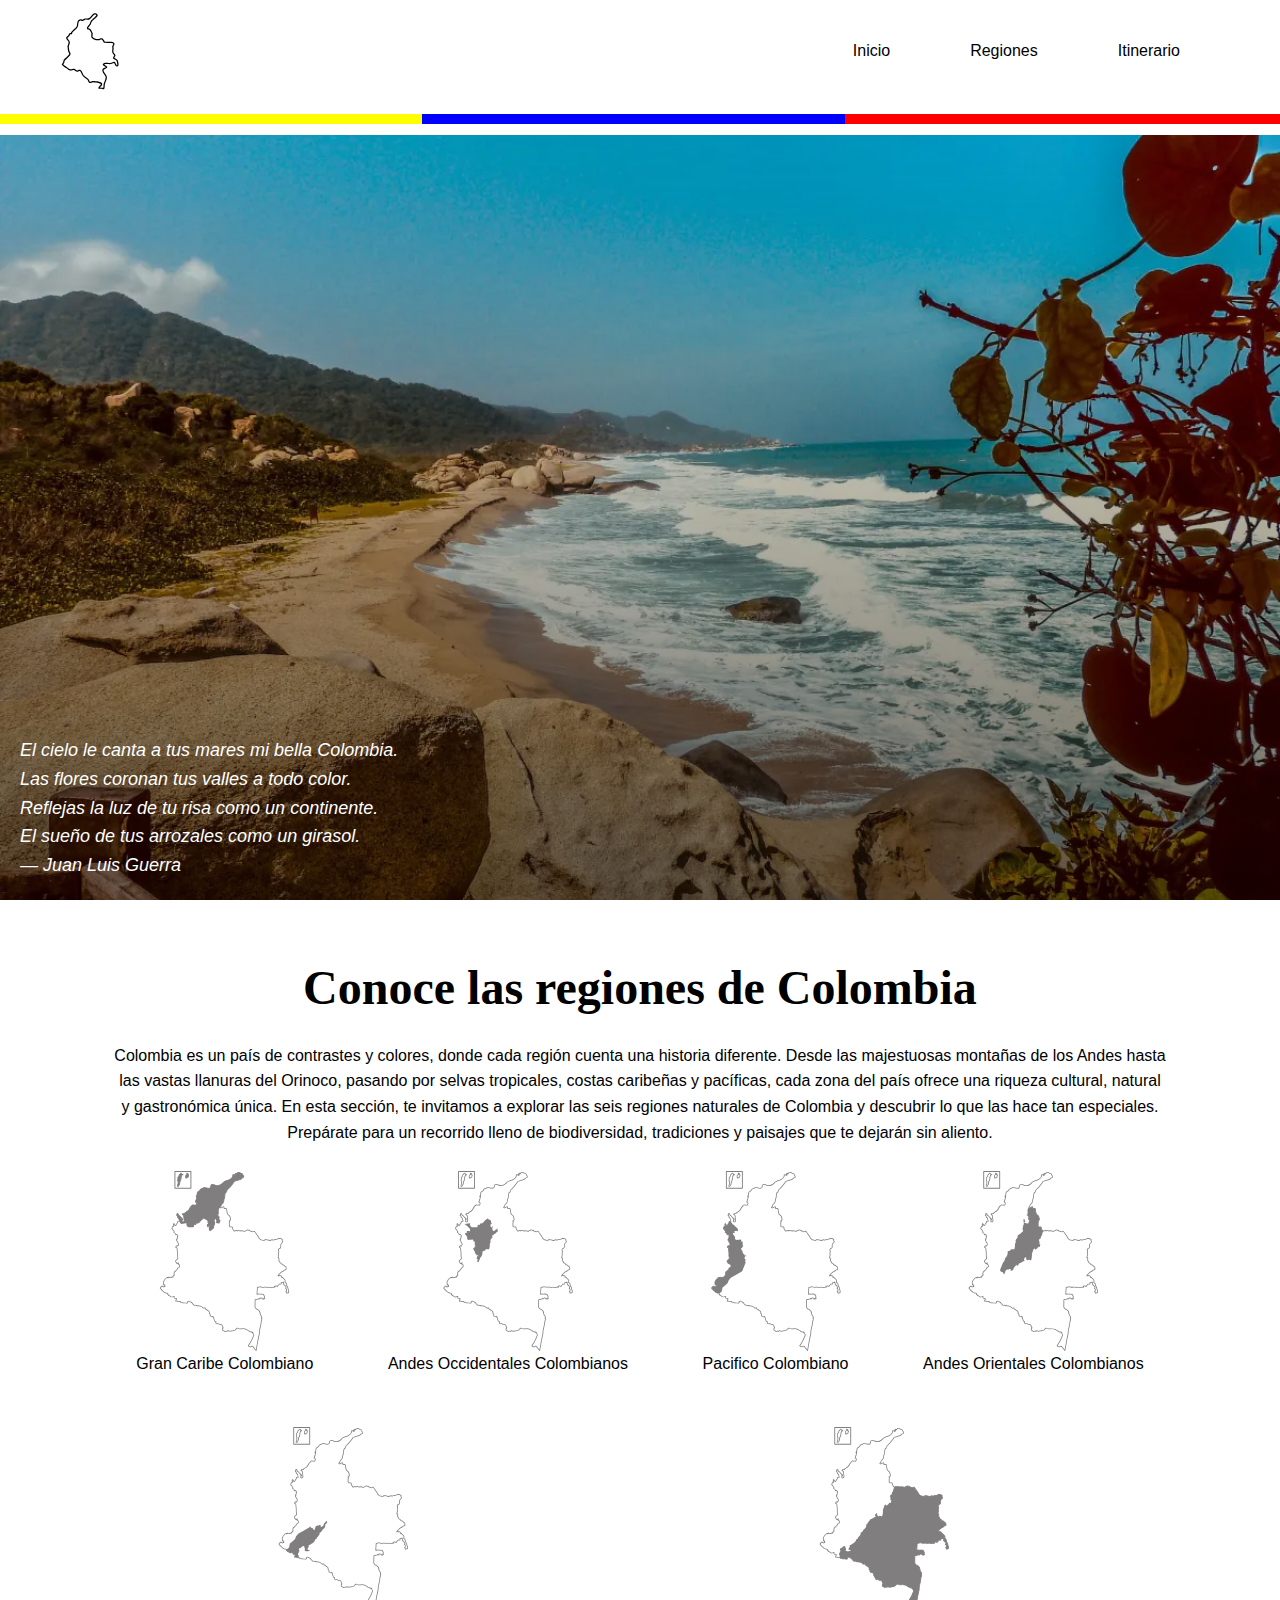
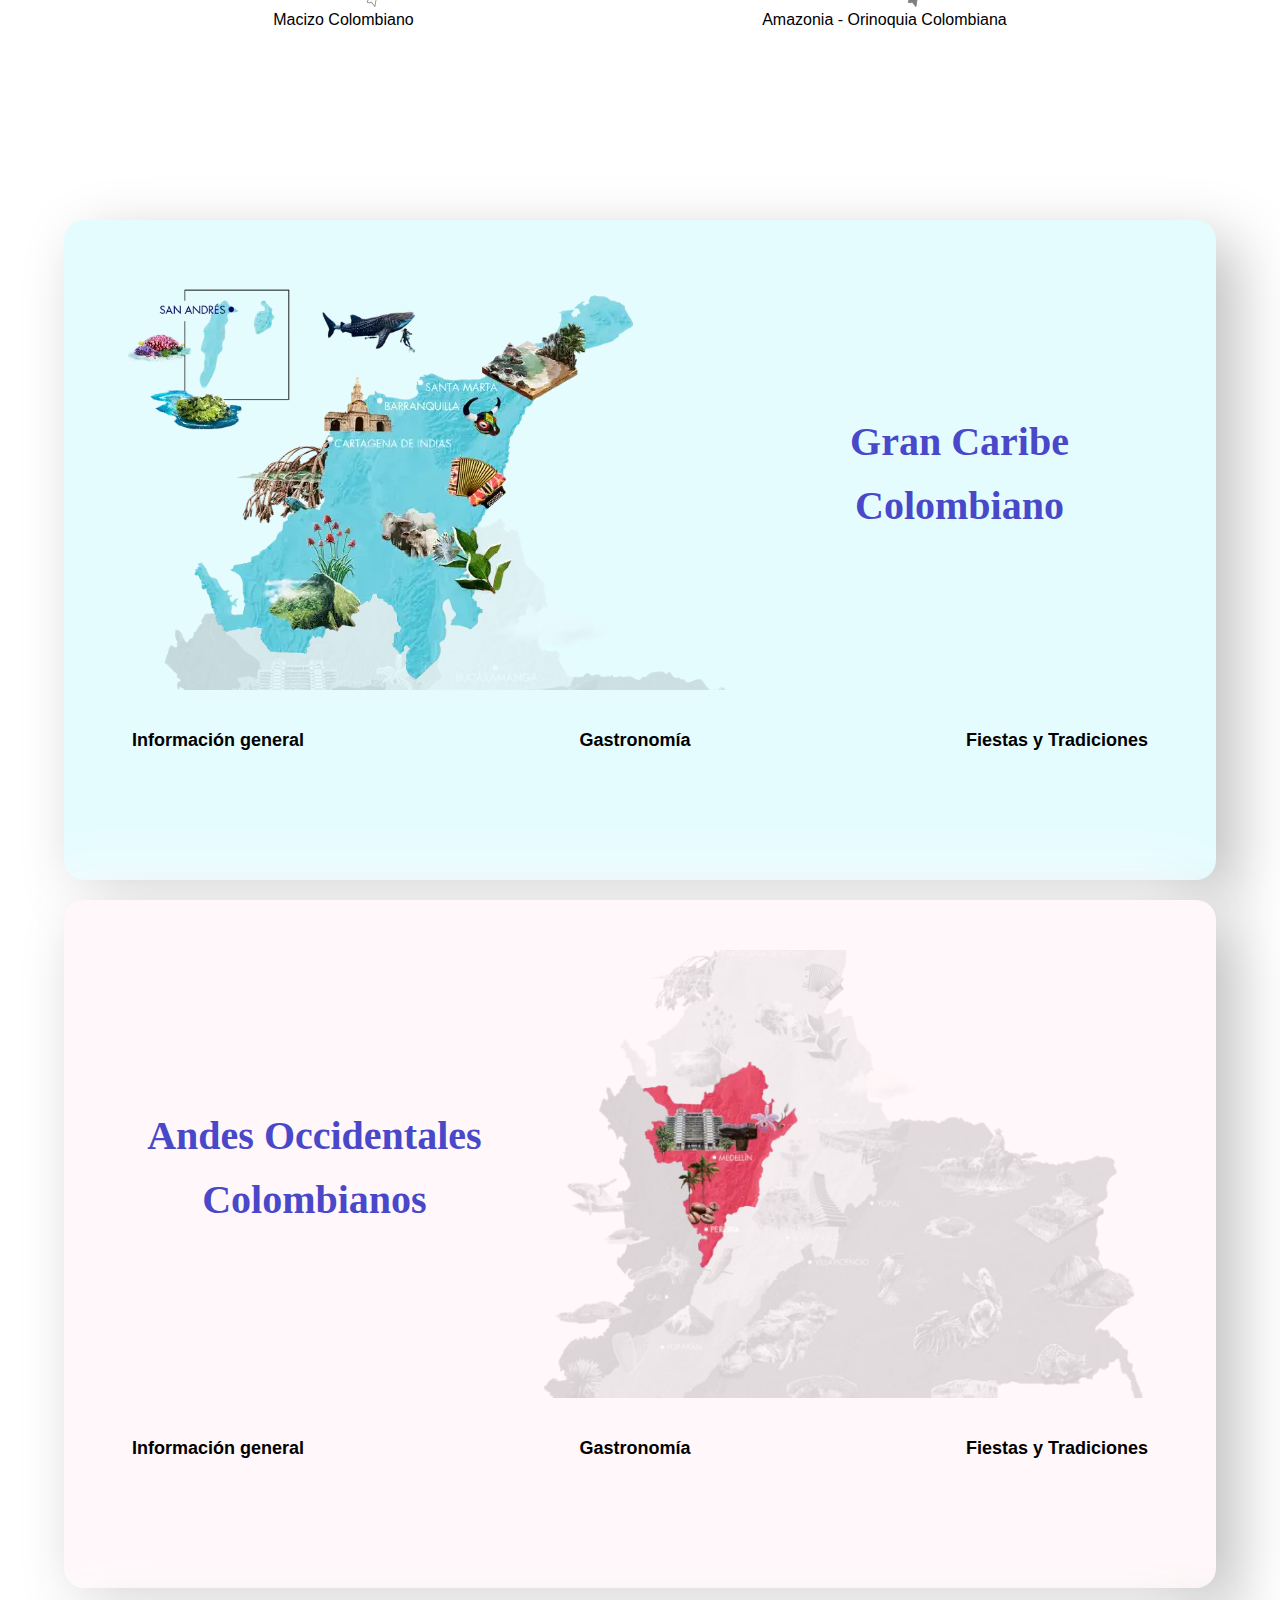
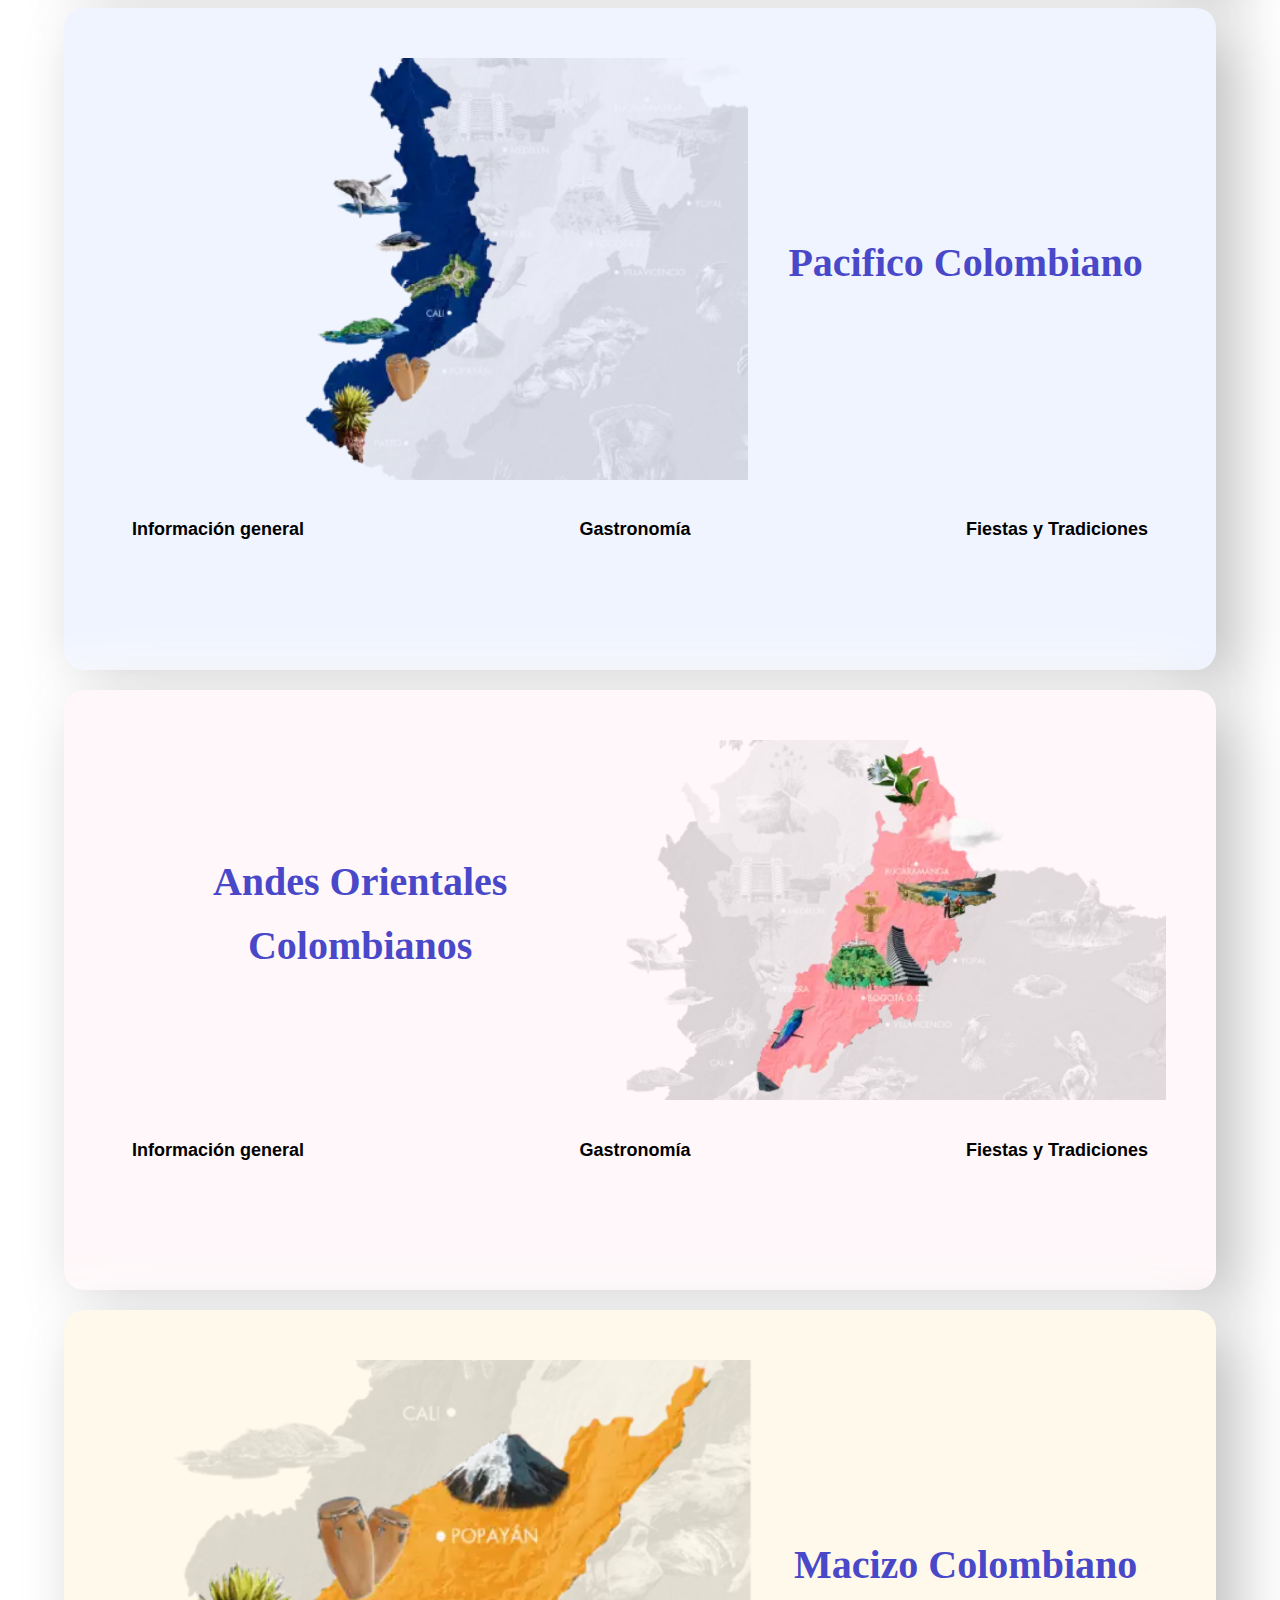
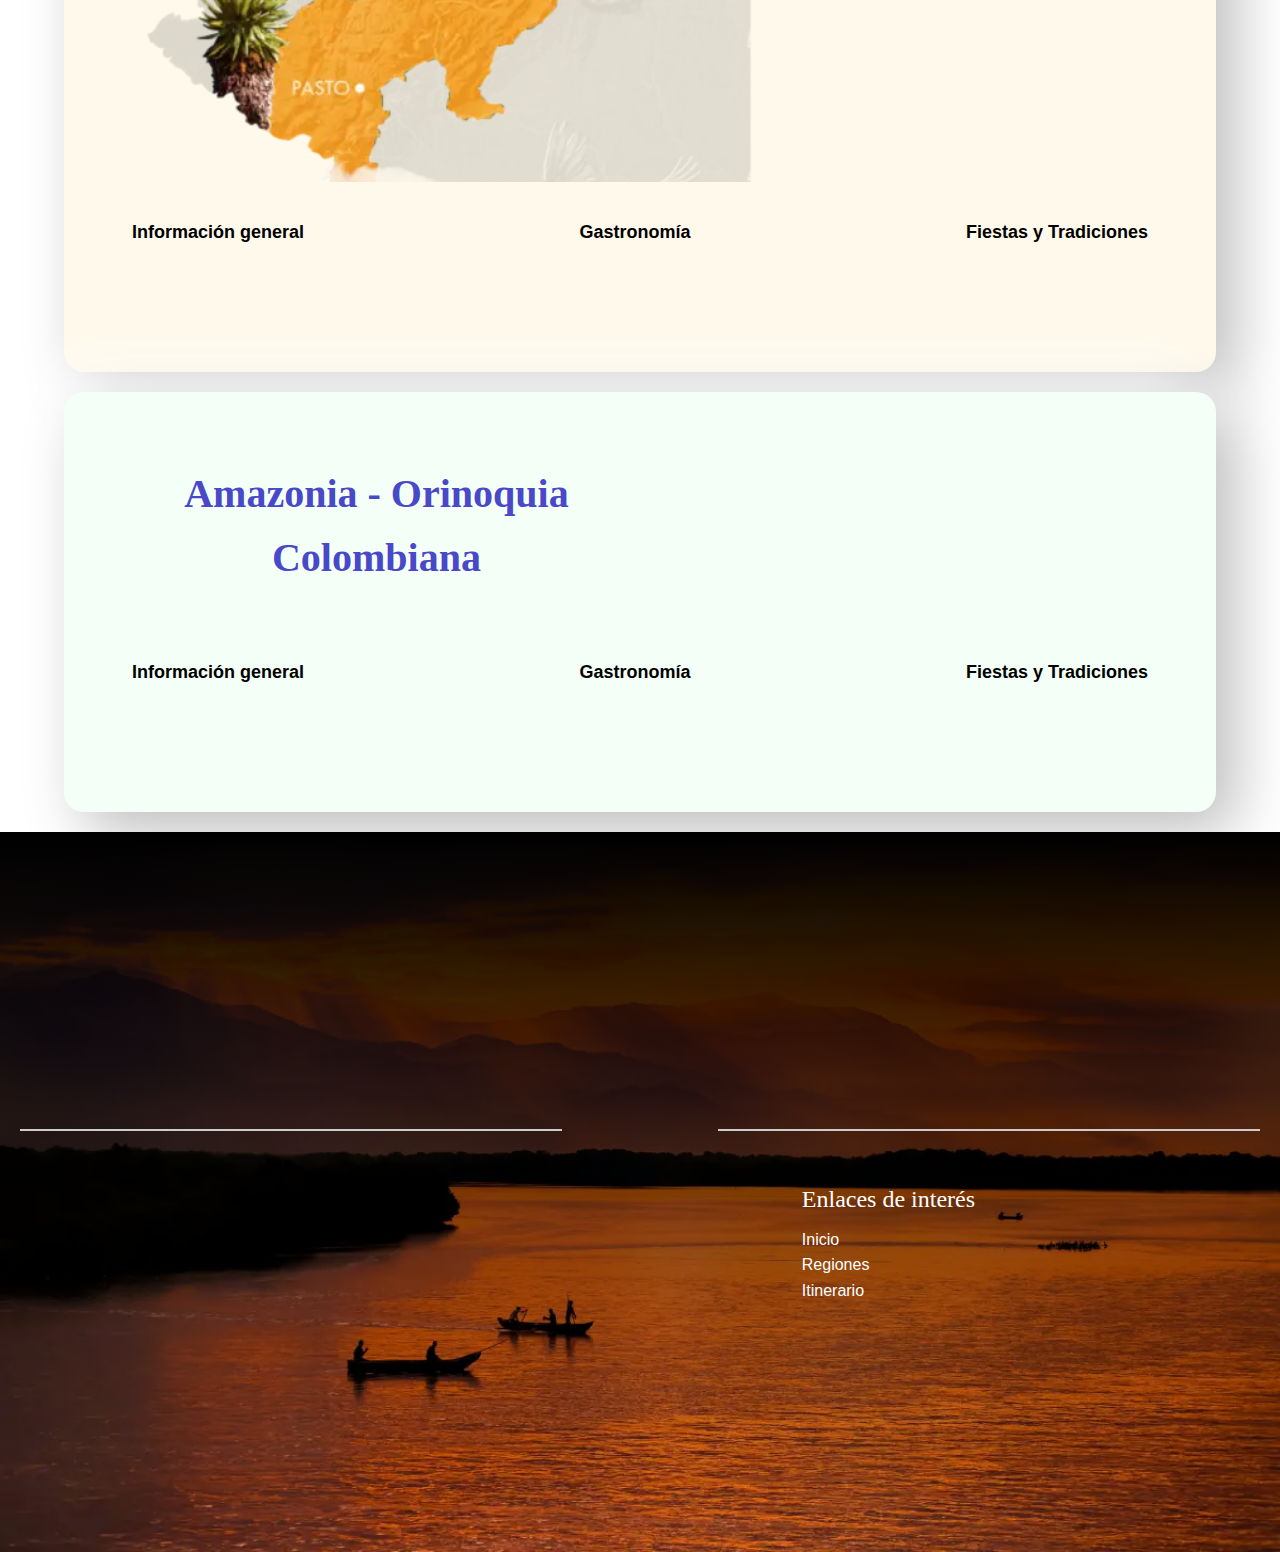
<file: pages/regiones.html>
<!-- 
Descripción: Este archivo HTML corresponde a la página "Regiones", donde se presenta información detallada sobre cada una de las regiones de Colombia.

Estructura general:
- Encabezado (header)
- Sección principal (hero) con una frase representativa sobre Colombia e imagen destacada
- Artículo con un mapa SVG interactivo por región; cada SVG contiene un enlace (<a>) que dirige a la sección correspondiente dentro de la página
- Secciones individuales por región, con contenido específico y detallado
- Pie de página (footer)
-->
<!DOCTYPE html>
<html lang="es">
<head>
  <meta charset="UTF-8">
  <meta name="viewport" content="width=device-width, initial-scale=1.0">
  <title>Regiones</title>
  <link rel="stylesheet" href="../css/regiones.css">
  <link rel="stylesheet" href="../css/global.css">
  <script src="../js/global.js" defer></script>
  <script src="../js/InfoRegiones.js" defer></script>
  <link rel="icon" type="image/vnd.icon" href="/assets/favicon.ico">
  <!-- Primary Meta Tags -->

<meta name="title" content="Colombia | El país de la belleza" />
<meta name="description" content="Descubre la belleza de Colombia a través de sus destinos turísticos, gastronomía, fiestas tradicionales y todo lo que necesitas saber para planificar tu viaje. Explora sus paisajes, cultura y más." />

<!-- Open Graph / Facebook -->
<meta property="og:type" content="website" />
<meta property="og:url" content="https://metatags.io/" />
<meta property="og:title" content="Colombia | El país de la belleza" />
<meta property="og:description" content="Descubre la belleza de Colombia a través de sus destinos turísticos, gastronomía, fiestas tradicionales y todo lo que necesitas saber para planificar tu viaje. Explora sus paisajes, cultura y más." />
<meta property="og:image" content="https://metatags.io/images/meta-tags.png" />

<!-- Twitter -->
<meta property="twitter:card" content="summary_large_image" />
<meta property="twitter:url" content="https://metatags.io/" />
<meta property="twitter:title" content="Colombia | El país de la belleza" />
<meta property="twitter:description" content="Descubre la belleza de Colombia a través de sus destinos turísticos, gastronomía, fiestas tradicionales y todo lo que necesitas saber para planificar tu viaje. Explora sus paisajes, cultura y más." />
<meta property="twitter:image" content="https://metatags.io/images/meta-tags.png" />

<!-- Meta Tags Generated with https://metatags.io -->
</head>

<body>
   <!-- Encabezado con menú de navegación hacia las distintas páginas de mi sitio web -->
  <header class="Header">
    <div class="Header-logo">
      <img src="../assets/mapa.svg" alt="Mapa colombia" width="20" height="20" loading="lazy">
    </div>

    <button class="Header-abrir" aria-label="abrir">
      <svg xmlns="http://www.w3.org/2000/svg" height="34px" viewBox="0 -960 960 960" width="34px" fill="#000000">
        <path d="M120-240v-80h720v80H120Zm0-200v-80h720v80H120Zm0-200v-80h720v80H120Z" />
      </svg>
    </button>

    <nav class="Header-nav">
      <button class="Header-cerrar" aria-label="cerrar">
        <svg xmlns="http://www.w3.org/2000/svg" height="34px" viewBox="0 -960 960 960" width="34px" fill="#000000">
          <path
            d="m251.33-204.67-46.66-46.66L433.33-480 204.67-708.67l46.66-46.66L480-526.67l228.67-228.66 46.66 46.66L526.67-480l228.66 228.67-46.66 46.66L480-433.33 251.33-204.67Z" />
        </svg>
      </button>
      <ul class="Header-ul">
        <li class="Header-li"><a href="../index.html" title="Inicio">Inicio</a></li>
        <li class="Header-li"><a href="../pages/regiones.html" title="Regiones">Regiones</a></li>
        <li class="Header-li"><a href="../pages/itinerario.html" title="Itinerario">Itinerario</a></li>
        
      </ul>
    </nav>
  </header>

  <main>
    <!-- Hero con frase acerca de colombia y de fondo imagen representativa -->
    <div class="Hero">
      <blockquote class="Hero-quote">
        El cielo le canta a tus mares mi bella Colombia.
        <br>
        Las flores coronan tus valles a todo color.
        <br>
        Reflejas la luz de tu risa como un continente.
        <br>
        El sueño de tus arrozales como un girasol.
      </blockquote>
      <cite class="Hero-cite">— Juan Luis Guerra</cite>
    </div>

    <!-- 
Article con seis SVG que representan cada región de Colombia. 
Al hacer clic en alguno de ellos, se redirige a la sección correspondiente de la página para conocer más sobre esa región. 
-->

    <article class="Regiones">
      <h1 class="Regiones-h1">Conoce las regiones de Colombia </h1>
      <p class="Regiones-p">Colombia es un país de contrastes y colores, donde cada región cuenta una historia
        diferente. Desde las majestuosas montañas de los Andes hasta las vastas llanuras del Orinoco, pasando por selvas
        tropicales, costas caribeñas y pacíficas, cada zona del país ofrece una riqueza cultural, natural y gastronómica
        única. En esta sección, te invitamos a explorar las seis regiones naturales de Colombia y descubrir lo que las
        hace tan especiales. Prepárate para un recorrido lleno de biodiversidad, tradiciones y paisajes que te dejarán
        sin aliento.</p>

        <!-- SVG obtenidos de https://colombia.travel/es -->
      <div class="Regiones-svg">
        <nav class="Regiones-nav">
          <ul class="Regiones-nav-ul">
            <li class="Regiones-nav-li"><a href="#caribe" title="Caribe">
                <svg xmlns="http://www.w3.org/2000/svg" width="129.419" height="180" viewBox="0 0 129.419 180">
                  <g id="Grupo_10094" data-name="Grupo 10094" transform="translate(1483.243 -536.559)"
                    style="fill: rgb(128, 126, 126);">
                    <g id="Grupo_10078" data-name="Grupo 10078" style="fill: rgb(128, 126, 126);">
                      <g id="Grupo_10077" data-name="Grupo 10077" style="fill: rgb(128, 126, 126);">
                        <path id="Trazado_4257" data-name="Trazado 4257"
                          d="M-1364.825,623.682a.39.39,0,0,1-.389-.37l0-.055-.005-.134a.389.389,0,0,1,.354-.4.393.393,0,0,1,.421.333c0,.019.008.071.008.09l0,.133a.389.389,0,0,1-.371.4Z"
                          style="fill: rgb(128, 126, 126);"></path>
                      </g>
                    </g>
                    <g id="Grupo_10085" data-name="Grupo 10085" style="fill: rgb(128, 126, 126);">
                      <g id="Grupo_10084" data-name="Grupo 10084" style="fill: rgb(128, 126, 126);">
                        <g id="Grupo_10079" data-name="Grupo 10079" style="fill: rgb(128, 126, 126);">
                          <path id="Trazado_4258" data-name="Trazado 4258"
                            d="M-1460.16,540.056c.131.046.292.18.2.287a.22.22,0,0,1-.179.053c-.428-.007-.954.022-1.141.408-.166.344.049.8-.171,1.116-.092.129-.243.205-.342.329a.959.959,0,0,0-.15.637,4.108,4.108,0,0,1-.081,1.708,4.679,4.679,0,0,0-.287.634c-.112.453.108,1.04-.256,1.331-.154.124-.377.148-.507.3-.166.188-.107.475-.07.722a5.7,5.7,0,0,1-.886,3.316,2.827,2.827,0,0,1-.631.914.653.653,0,0,1-.712.151.647.647,0,0,1-.272-.539c-.06-.9.722-1.689.706-2.593a7.186,7.186,0,0,1-.05-.759c.037-.407.291-.869.027-1.18a3.339,3.339,0,0,0-.343-.267,1.081,1.081,0,0,1-.1-1.184,2.421,2.421,0,0,0,.309-1.209,4.729,4.729,0,0,1-.2-.795c.011-.551.653-.842.949-1.306.348-.548.2-1.325.6-1.83.18-.223.445-.359.645-.564.279-.285.523-1.006,1.011-.961a.887.887,0,0,1,.527.355,2.649,2.649,0,0,0,.577.567A4.1,4.1,0,0,0-1460.16,540.056Z"
                            style="fill: rgb(128, 126, 126);"></path>
                        </g>
                        <g id="Grupo_10080" data-name="Grupo 10080" style="fill: rgb(128, 126, 126);">
                          <path id="Trazado_4259" data-name="Trazado 4259"
                            d="M-1455.728,539.776a1.825,1.825,0,0,0-.343-.393.733.733,0,0,1-.212-.387.367.367,0,0,1,.178-.38.436.436,0,0,1,.478.143c.122.13.2.3.318.43.177.2.449.331.538.584s-.043.562.085.8c.109.2.4.376.3.585-.043.093-.15.136-.223.207-.255.249-.03.692-.144,1.029a1.053,1.053,0,0,1-.543.509l-1.092.609c-.24.134-.571.257-.76.058a.62.62,0,0,1-.126-.35,10.328,10.328,0,0,1-.089-1.492,2.062,2.062,0,0,1,.148-.859,1.142,1.142,0,0,1,.617-.559,1.2,1.2,0,0,1,.422-.085c.11,0,.279.067.377.01C-1455.656,540.151-1455.663,539.906-1455.728,539.776Z"
                            style="fill: rgb(128, 126, 126);"></path>
                        </g>
                        <g id="Grupo_10082" data-name="Grupo 10082" style="fill: rgb(128, 126, 126);">
                          <g id="Grupo_10081" data-name="Grupo 10081" style="fill: rgb(128, 126, 126);">
                            <path id="Trazado_4260" data-name="Trazado 4260"
                              d="M-1452.092,553.795h-16a.053.053,0,0,1-.053-.053V537a.053.053,0,0,1,.053-.053h16a.053.053,0,0,1,.053.053v16.74A.053.053,0,0,1-1452.092,553.795Zm-15.945-.106h15.892V537.055h-15.892Z"
                              style="fill: rgb(128, 126, 126);"></path>
                          </g>
                        </g>
                        <g id="Grupo_10083" data-name="Grupo 10083" style="fill: rgb(128, 126, 126);">
                          <path id="Trazado_4261" data-name="Trazado 4261"
                            d="M-1463.277,587.9c.352.61,1.106,1.026,1.149,1.729l.253-.043-.283-.764.283.764,3.588-.609a3.8,3.8,0,0,1,1.872,0,2.827,2.827,0,0,0-.1,1.813,5.482,5.482,0,0,0,.561.864,3.047,3.047,0,0,0,.583.795,2.006,2.006,0,0,0,1.237.285l4.083.039a1.09,1.09,0,0,0,.66-.135c.185-.134.248-.452.06-.582.283.087.485-.295.466-.59s-.121-.624.053-.863c.328-.452,1.06.019,1.6-.139s.659-.845.686-1.4a4.26,4.26,0,0,0,1.928-.274c.4-.121.89-.4.788-.8.27.193.654-.026.835-.3a3.849,3.849,0,0,1,.519-.842c.144-.13.332-.207.469-.345a3.927,3.927,0,0,0,.361-.562,3.117,3.117,0,0,1,1.351-.828c.485-.227.982-.655.918-1.187a.493.493,0,0,1,.663.545,4.69,4.69,0,0,1,2.164,1.061c.095-.078.138.194.024.149a1.567,1.567,0,0,1,.874.847,4.99,4.99,0,0,1,.141,1.37,1.189,1.189,0,0,0,.688,1.1.685.685,0,0,1-.633.547c-.143.005-.31-.029-.409.074a.4.4,0,0,0-.08.26l-.063,1.064a.409.409,0,0,0-.3.5,1.193,1.193,0,0,0,.35.546l.906.961c.245.071.464-.184.544-.427a1.454,1.454,0,0,1,.306-.69c.194-.166.6-.023.522.219a2.965,2.965,0,0,0-.536,2.292,3.986,3.986,0,0,0,.288,1.57,1.359,1.359,0,0,0,1.262.829c.8-.873,1.9-1.406,2.759-2.222a3.871,3.871,0,0,0,.771-1.03.93.93,0,0,0-.142-.392l-.192.2.192-.2a.93.93,0,0,1,.142.392,2.217,2.217,0,0,0,.078-2.143c.394.042.666-.382.792-.758a5.457,5.457,0,0,0,.273-1.459,5.809,5.809,0,0,0-.1-1.441,11.322,11.322,0,0,1-.318-1.609,1.669,1.669,0,0,1,.583-1.461.363.363,0,0,1,.157-.072c.167-.022.3.16.313.327s-.03.337-.011.5a1.58,1.58,0,0,0,.526.794c.217.239.4.589.248.872a1.585,1.585,0,0,1-.352.347,1.059,1.059,0,0,0-.244,1.158,3.544,3.544,0,0,1,2.513.44.783.783,0,0,0,.471.173.7.7,0,0,0,.333-.174,1.686,1.686,0,0,0,.6-.682c.147-.393,0-.889.273-1.209.1-.122.252-.2.362-.312a.709.709,0,0,0-.559-1.13.606.606,0,0,0-.662-.746,2.564,2.564,0,0,1,.41-1.684.739.739,0,0,0,.187-.452.66.66,0,0,0-.3-.406c-.512-.406-1.041-1.04-.783-1.64a1.763,1.763,0,0,0-.911.056l0-.4c.539-.066.859-.643.968-1.175.333-1.609-.419-3.4.325-4.868a3.457,3.457,0,0,1,1.015-1.155,1.181,1.181,0,0,1,.362-.869,2.589,2.589,0,0,0,.617-.844c.065-.2.061-.422.11-.63.175-.749.952-1.165,1.462-1.741a5.284,5.284,0,0,0,.847-1.514,4.54,4.54,0,0,0,.4-1.365,5.035,5.035,0,0,1,.1-1.3c.131-.366.438-.685.422-1.073a1,1,0,0,1,0-.318c.038-.133.165-.219.24-.335a.96.96,0,0,0,.108-.463l.151-2.463a2.018,2.018,0,0,1,.115-.656c.037-.091.088-.175.123-.267a2.987,2.987,0,0,0,.1-.41,1.958,1.958,0,0,1,.9-1.225,1.431,1.431,0,0,0,.346-.236,1.04,1.04,0,0,0,.2-.455l.285-1.1c.282-.109.239-.526.4-.781a1.251,1.251,0,0,1,.493-.358,2.665,2.665,0,0,0,.96-.894l-.35.186c.409-.526,1.2-1,1.637-1.5l.444-.517c.194-.225.388-.451.579-.678a42.811,42.811,0,0,0,2.7-3.573c.113-.167.213-.422.052-.543a5.176,5.176,0,0,1,2.021-.932l4.176-1.234a2.371,2.371,0,0,0,1.628-1.048,1.03,1.03,0,0,1,.15-.291.734.734,0,0,1,.248-.159l1.143-.533a1.1,1.1,0,0,0,.417-.278c.26-.327.077-.8-.115-1.177l-.745-1.449c-.31-.6-.745-1.289-1.423-1.31a5.4,5.4,0,0,1-1.751-.822c-.069.054-.148.054-.216.108-.685-.276-1.6-.495-2.049.092-.239.314-.252.78-.554,1.034s-.89-.276-.526-.427a1.355,1.355,0,0,0-1.353.863.793.793,0,0,1,.864.748l-1.106.617a.721.721,0,0,1,.1-1l-2.1.309c.609,2.011-1.239,3.964-3.169,4.795s-4.144,1.106-5.789,2.412c-.768.61-1.364,1.41-2.11,2.046a6.569,6.569,0,0,1-6.259,1.189,12.012,12.012,0,0,0-2.538-.852,1.848,1.848,0,0,0-2.09,1.252c-.059.359.041.729,0,1.091-.149,1.316-1.916,1.722-3.208,1.426s-2.632-.947-3.875-.49c-.542.2-.995.595-1.534.8a6.413,6.413,0,0,0-1.352.478c-.635.425-.811,1.287-1.34,1.839-.573.6-1.513.786-1.97,1.475a4.5,4.5,0,0,0-.385,2.042,4.3,4.3,0,0,1-1.01,2.311l.923-.442a26.908,26.908,0,0,1-1.765,5.9c.635-.2,1.277.458,1.324,1.122a3.345,3.345,0,0,1-.637,1.859,12.617,12.617,0,0,1-3.29-.241,4.79,4.79,0,0,1-1.192,1.1c-1.848,1.555-2.166,4.672-4.388,5.619-.215-.126-.574.107-.717.311s-.259.456-.492.543-.543,0-.69.2a.815.815,0,0,0-.095.276,1.117,1.117,0,0,1-.814.714,3.9,3.9,0,0,1-1.127.064.718.718,0,0,0-.374.058c-.309.172-.28.707-.609.832a1.657,1.657,0,0,1,1.49,1.237,7.594,7.594,0,0,1,.2,2.063,8.912,8.912,0,0,0,.333,2.057,1.268,1.268,0,0,1,.074.416,1.187,1.187,0,0,1-.07.308l-.3.942a.343.343,0,0,1-.1.178.336.336,0,0,1-.193.053,9.865,9.865,0,0,1-1.14.006.42.42,0,0,1-.308-.107.42.42,0,0,1-.065-.271l-.008-.913a1.064,1.064,0,0,1,.093-.546.366.366,0,0,1,.475-.167l.211-.891a.85.85,0,0,1-.826.222c-.276-.117-.319-.615-.025-.676a.658.658,0,0,1-.527-.877,1.4,1.4,0,0,1-1.027-.763,2.728,2.728,0,0,0-.845-1.012c-.158-.088-.337-.136-.491-.23-.442-.268-.583-.827-.8-1.295s-.714-.934-1.191-.735c.187.265-.008.627-.219.873s-.463.538-.378.851a.882.882,0,0,1,.573.11,3.327,3.327,0,0,1,.417,1.959,1.293,1.293,0,0,1,.924.588,3.822,3.822,0,0,1,.449,1.035,7.145,7.145,0,0,0,.775,2.255C-1463.448,587.408-1463.6,587.344-1463.277,587.9Z"
                            style="fill: rgb(128, 126, 126);"></path>
                        </g>
                      </g>
                    </g>
                    <g id="Grupo_10087" data-name="Grupo 10087" style="fill: rgb(128, 126, 126);">
                      <g id="Grupo_10086" data-name="Grupo 10086" style="fill: rgb(128, 126, 126);">
                        <path id="Trazado_4262" data-name="Trazado 4262"
                          d="M-1462.739,667.566a.388.388,0,0,1-.185-.047.389.389,0,0,1-.191-.24.409.409,0,0,1,.08-.493.452.452,0,0,1,.563-.027.463.463,0,0,1,.153.515v0a.481.481,0,0,1-.3.27A.381.381,0,0,1-1462.739,667.566Zm-.3-.59.271.113Zm.179-.17a.3.3,0,0,0-.178.167l.27.115Z"
                          style="fill: rgb(128, 126, 126);"></path>
                      </g>
                    </g>
                    <g id="Grupo_10093" data-name="Grupo 10093" style="fill: rgb(128, 126, 126);">
                      <g id="Grupo_10092" data-name="Grupo 10092" style="fill: rgb(128, 126, 126);">
                        <g id="Grupo_10088" data-name="Grupo 10088" style="fill: rgb(128, 126, 126);">
                          <path id="Trazado_4263" data-name="Trazado 4263"
                            d="M-1386.936,716.559a.391.391,0,0,1-.309-.152l-2.662-3.466c-.313-.408-.662-.792-1.022-.772a1.779,1.779,0,0,0-.7.277,1.562,1.562,0,0,1-1.467.247c-.068-.032-.139-.073-.211-.115-.05-.028-.122-.07-.177-.1a.387.387,0,0,1-.178.068.391.391,0,0,1-.3-.094l-1.052-.923a.39.39,0,0,1-.057-.524,34.178,34.178,0,0,0,3.078-5.048c.53-1.067,1.012-2.183,1.479-3.262l.757-1.749a1.331,1.331,0,0,0,.155-.555,1.933,1.933,0,0,0-.408-.719,2.563,2.563,0,0,1-.547-1.027l-.254.035a.386.386,0,0,1-.376-.17.388.388,0,0,1-.013-.412l.093-.161-2.513-.465a1.165,1.165,0,0,1-.907-.8v-.005a4.906,4.906,0,0,1-2.1-1.418,13.218,13.218,0,0,0-4.631-.544l-.476.032a5.12,5.12,0,0,1-3.533-.578,1.158,1.158,0,0,0-.3-.192h0a.615.615,0,0,0-.137.075,6.529,6.529,0,0,0-1.5,1.373l-.087.111a2.988,2.988,0,0,1-.629.646,2.968,2.968,0,0,1-1.262.412l-3.4.535a2.852,2.852,0,0,1-1.242,0,2.845,2.845,0,0,1-.608-.279,2.02,2.02,0,0,0-.462-.215.386.386,0,0,0-.361.1.38.38,0,0,1-.142.37,1.138,1.138,0,0,1-1.188.013,1.046,1.046,0,0,0-.486-.118.845.845,0,0,0-.267.172,1.51,1.51,0,0,1-.541.314c-.653.182-1.136-.313-1.523-.712-.363-.374-.551-.529-.694-.462a.392.392,0,0,1-.467-.109,2.119,2.119,0,0,1-.4-1.714,2.191,2.191,0,0,1,.642-1.217,6.011,6.011,0,0,1-.505-1.237c-.056-.174-.112-.347-.175-.516-.156-.419-.508-1.141-1.12-1.264a2.267,2.267,0,0,0-.574-.008,2.817,2.817,0,0,1-.823-.031,2.884,2.884,0,0,1-.856-.405,1.579,1.579,0,0,0-.738-.315,1.377,1.377,0,0,0-.449.091,1.955,1.955,0,0,1-.813.113,1.484,1.484,0,0,1-1.186-1.2,2.682,2.682,0,0,1-.021-.922,1.2,1.2,0,0,1-.191-.043,1.76,1.76,0,0,1-1.016-.962,5.213,5.213,0,0,1-.214-.643,2.392,2.392,0,0,0-.352-.839.388.388,0,0,1-.082-.288,3.946,3.946,0,0,0-.733-2.326.756.756,0,0,1-.4.257,1.4,1.4,0,0,1-1.171-.3l-.084-.069c-.2-.169-.487-.4-.627-.342a.4.4,0,0,1-.331-.017.394.394,0,0,1-.2-.265,2.724,2.724,0,0,0-.353-.883.39.39,0,0,1,.059-.485.4.4,0,0,0,.019-.447c-.07-.145-.207-.284-.361-.265a.393.393,0,0,1-.325-.113.391.391,0,0,1-.108-.328c.118-.84.026-2.188-.711-2.458a3.651,3.651,0,0,1-1.835-1.512l-.937-.057a.393.393,0,0,1-.269-.132.392.392,0,0,1-.1-.284,1.279,1.279,0,0,0-.4-1,1.454,1.454,0,0,1-1.371.243,2.418,2.418,0,0,1-.95-.719c-.084-.089-.168-.18-.257-.262a2.842,2.842,0,0,0-.551-.4,6.788,6.788,0,0,0-2.686-.738l-.4-.038a6.373,6.373,0,0,1-2.546-.6l-.106-.06a1.051,1.051,0,0,0-.35-.153,1.108,1.108,0,0,0-.367.084,2.028,2.028,0,0,1-.523.127,1.951,1.951,0,0,1-1.551-.924,4.3,4.3,0,0,0-.45-.473l-.079-.064a1.477,1.477,0,0,1-.341-.346,1.431,1.431,0,0,1-.144-.3l-.03-.076a2.731,2.731,0,0,0-1.225-1.11l-.37-.221a2.388,2.388,0,0,0-.6-.293l-.109-.024a2.207,2.207,0,0,1-.239-.06,2.061,2.061,0,0,1-.438-.221,1.176,1.176,0,0,0-.3-.152.114.114,0,0,0-.06.009.389.389,0,0,1-.174.366.393.393,0,0,1-.4.018.134.134,0,0,0-.033.052,1.426,1.426,0,0,0-.009.284,1.625,1.625,0,0,1-.063.6,1.533,1.533,0,0,1-1.751.785c-.349-.043-.7-.12-1.04-.2a5.425,5.425,0,0,0-1.652-.2c-.09.008-.18.021-.27.034a3.04,3.04,0,0,1-.7.041,1.275,1.275,0,0,1-.906-.461,5.743,5.743,0,0,1-1.46-.163.39.39,0,0,1-.3-.342,2.538,2.538,0,0,1,0-.265c-.167-.005-.335.007-.5.017a4.476,4.476,0,0,1-.91-.008,4.417,4.417,0,0,1-.982-.295c-.146-.057-.292-.114-.441-.161a1.3,1.3,0,0,0-1.044.023.391.391,0,0,1-.47-.026.391.391,0,0,1-.1-.459.867.867,0,0,0,.014-.378,2.039,2.039,0,0,1,0-.523,1.928,1.928,0,0,1,.385-.79c.051-.073.1-.145.147-.22a.821.821,0,0,0,.067-.14,2.2,2.2,0,0,1-1.655-.446c-.6-.419-.855-.916-.721-1.4a1.743,1.743,0,0,1,.166-.369l0,0a2.857,2.857,0,0,0-.876.25,3.345,3.345,0,0,1-1.32.314,3.017,3.017,0,0,1-1.96-1.109l-.919-.294a.929.929,0,0,1-.438-.252.933.933,0,0,1-.2-.417.513.513,0,0,0-.469-.387.38.38,0,0,1-.318-.142.391.391,0,0,1-.077-.339,1.029,1.029,0,0,1,.253-.465,1.7,1.7,0,0,0-.279-.4c-.166-.167-.277-.152-.32-.145a1.07,1.07,0,0,0-.177.057,1.455,1.455,0,0,1-.411.106,1.42,1.42,0,0,1-.929-.346,8.2,8.2,0,0,0-.769-.472,2.175,2.175,0,0,0-.4-.179,1.864,1.864,0,0,1-.311-.105,1.518,1.518,0,0,1-.388-.286l-1.688-1.588a2.028,2.028,0,0,0-.6-.444.39.39,0,0,1-.236-.249.392.392,0,0,1,.014-.268.691.691,0,0,0-.132-.146l-.7-.6a1.154,1.154,0,0,1-.422-.6,1.15,1.15,0,0,1,.371-.982l.615-.694c.236-.267.955-1.078,1.794-.783a1.1,1.1,0,0,1,.594.516,1.048,1.048,0,0,1,.225.07,3.3,3.3,0,0,1,1.25-.356,1.156,1.156,0,0,0,.023-.194.922.922,0,0,1-.316-.2.879.879,0,0,1-.276-.577.653.653,0,0,1-.465.091.521.521,0,0,1-.329-.242.386.386,0,0,1-.04-.316,2.265,2.265,0,0,0-.078-1.11A4.032,4.032,0,0,1-1480,648a3.268,3.268,0,0,1,.226-.975,8.514,8.514,0,0,1,2.84-3.826,3.272,3.272,0,0,1,.855-.493.388.388,0,0,1,.4.081.61.61,0,0,1,.312-.221.719.719,0,0,1,.471.019.388.388,0,0,1,.234-.207,1.64,1.64,0,0,1,.736-.062.392.392,0,0,1,.322.292,1.792,1.792,0,0,1,.67.159l.483-.274a.39.39,0,0,1,.518.125.144.144,0,0,0,.114.021.136.136,0,0,0,.1-.052.387.387,0,0,1,.178-.226,1.521,1.521,0,0,1,1-.176.684.684,0,0,1,.3-.8.69.69,0,0,1,.312-.076,1.174,1.174,0,0,1,.275-.472,1.179,1.179,0,0,1,.27-.215,1.028,1.028,0,0,1,0-.313.959.959,0,0,1,.246-.5l-.257-.89a.741.741,0,0,1,.005-.515.728.728,0,0,1,.295-.317c.078-.058.089-.219.1-.314a1.446,1.446,0,0,1,.152-.63,1.366,1.366,0,0,1,.493-.463,8.28,8.28,0,0,0,1.036-.827c.471-.429.931-.882,1.367-1.349a.947.947,0,0,1-.077-.458,1.383,1.383,0,0,1,1-1.082c.085-.032.172-.062.259-.091a1.637,1.637,0,0,0,.614-.3,1.649,1.649,0,0,0,.3-1.091l.032-.65c0-.021,0-.062,0-.084,0,.013-.041-.009-.058-.019l-1.023-.63a.9.9,0,0,1-.315-.286.693.693,0,0,1-.087-.2l-.011.005c-.252.1-.757.153-1.292-.622l-.837-1.211a1.977,1.977,0,0,1-.342-.684c-.192-.858.581-1.532.912-1.819l.905-.788a1.327,1.327,0,0,0,.363-.409,1.3,1.3,0,0,0,0-.642l-.276-1.806a5.574,5.574,0,0,1-.094-1.109c.007-.15.026-.3.044-.447.011-.089.023-.179.031-.269a7.306,7.306,0,0,0-.045-1.286l-.415-4.49a1.3,1.3,0,0,0-.165-.647.431.431,0,0,0-.522-.093.39.39,0,0,1-.432-.014.39.39,0,0,1-.153-.4l.313-1.366a.389.389,0,0,1,.313-.3.391.391,0,0,1,.263.047.3.3,0,0,0,.027-.025c.126-.141.509-.566.965-.345a.751.751,0,0,1,.242.2l.011-.008a1.679,1.679,0,0,0,.675-1.324,1.957,1.957,0,0,0-.7-1.451.392.392,0,0,1-.138-.2l-.147-.471a1.863,1.863,0,0,0-.261-.594,1.536,1.536,0,0,0-.17-.173,2.563,2.563,0,0,1-.235-.244,2.593,2.593,0,0,1-.291-2.17.389.389,0,0,1,.317-.317.387.387,0,0,1,.3.07,6.094,6.094,0,0,0-.019-.955.391.391,0,0,1,.341-.426c-.04,0-.02-.082-.03-.171l-.016-.117a1.169,1.169,0,0,1,.124-.891,1.228,1.228,0,0,1,.165-.182l.008-.006c-.038-.035-.089-.076-.127-.106a1.355,1.355,0,0,1-.46-.546,1.068,1.068,0,0,1-.06-.269l-.013-.08a.276.276,0,0,0-.273-.194.272.272,0,0,0-.217.253.391.391,0,0,1-.119.289.393.393,0,0,1-.292.109c-.631-.035-.763-.769-.806-1.01a1.8,1.8,0,0,0-1.293-1.529.4.4,0,0,1-.29-.2.962.962,0,0,1,.238-1.184,1.034,1.034,0,0,0-.092-.084,3.886,3.886,0,0,1-1.149-1.534.991.991,0,0,0-.2-.375.769.769,0,0,0-.109-.051,1.223,1.223,0,0,1-.287-.155c-.268-.206-.514-.633-.164-1.491l.74-1.813a.392.392,0,0,1,.445-.234,1.591,1.591,0,0,1,.476.194,3.489,3.489,0,0,0-.161-.674,1.776,1.776,0,0,1,.055-1.7.607.607,0,0,1,.4-.256.645.645,0,0,1,.413.1,2.515,2.515,0,0,1,.889,1.157,2.993,2.993,0,0,0,.392.665,2.873,2.873,0,0,0,.712-1.06,4.29,4.29,0,0,1,.791-1.229l.089-.084c.077-.071.181-.169.189-.217a.707.707,0,0,0-.005-.1l-.008-.1a2.32,2.32,0,0,1,.288-1.1.388.388,0,0,1,.3-.223l1.259-.178a5.923,5.923,0,0,1-.335-1.113c-.054-.236-.109-.476-.187-.718a3.509,3.509,0,0,0-.4-.931.906.906,0,0,0-.632-.423.39.39,0,0,1-.282-.153.388.388,0,0,1-.071-.314,2.75,2.75,0,0,0-.333-1.587.474.474,0,0,0-.218-.017.393.393,0,0,1-.434-.284,1.353,1.353,0,0,1,.458-1.207c.181-.21.214-.369.2-.394a.394.394,0,0,1-.056-.333.394.394,0,0,1,.225-.252c.685-.283,1.384.266,1.694.93.05.106.1.217.142.328a1.636,1.636,0,0,0,.509.8,1.482,1.482,0,0,0,.209.1,2.523,2.523,0,0,1,.269.124,2.546,2.546,0,0,1,.876.972l.107.17c.169.262.429.576.712.585a.392.392,0,0,1,.318.181.391.391,0,0,1,.027.365.243.243,0,0,0,.031.207.239.239,0,0,0,.168.124.391.391,0,0,1,.36.363.391.391,0,0,1-.154.336.529.529,0,0,0,.37-.159.393.393,0,0,1,.454-.027.389.389,0,0,1,.171.42l-.211.891a.388.388,0,0,1-.231.27.392.392,0,0,1-.28.007.779.779,0,0,0-.046.343l.008.9h0a9.709,9.709,0,0,0,1.052,0l.293-.907a.861.861,0,0,0,.052-.208.934.934,0,0,0-.052-.265,9.352,9.352,0,0,1-.356-2.171c-.006-.162-.009-.324-.012-.487a4.989,4.989,0,0,0-.166-1.471c-.164-.5-.61-1-1.1-.97a.387.387,0,0,1-.4-.311.39.39,0,0,1,.244-.443,1.139,1.139,0,0,0,.1-.206,1.118,1.118,0,0,1,.458-.6,1.106,1.106,0,0,1,.574-.108l.119,0a3.091,3.091,0,0,0,.9-.054.738.738,0,0,0,.541-.441,1.02,1.02,0,0,1,.157-.406.869.869,0,0,1,.689-.3.858.858,0,0,0,.177-.024c.064-.024.145-.15.216-.26l.094-.142a1.146,1.146,0,0,1,1.01-.5,5.8,5.8,0,0,0,2.241-2.771,8.741,8.741,0,0,1,1.922-2.73c.119-.1.245-.194.371-.289a2.681,2.681,0,0,0,.736-.706.393.393,0,0,1,.414-.184,12.228,12.228,0,0,0,2.982.243,2.677,2.677,0,0,0,.479-1.452.969.969,0,0,0-.4-.694.481.481,0,0,0-.414-.084.393.393,0,0,1-.406-.11.388.388,0,0,1-.07-.415,26.518,26.518,0,0,0,1.594-5.064l-.226.108a.39.39,0,0,1-.477-.114.391.391,0,0,1,.014-.492,3.907,3.907,0,0,0,.917-2.1c.019-.168.029-.341.038-.513a3.235,3.235,0,0,1,.41-1.7,3.218,3.218,0,0,1,1.2-.967,3.505,3.505,0,0,0,.814-.563,3.486,3.486,0,0,0,.49-.739,3.041,3.041,0,0,1,.915-1.154,3.055,3.055,0,0,1,.965-.379,4.363,4.363,0,0,0,.465-.14,4.485,4.485,0,0,0,.692-.365,4.958,4.958,0,0,1,.846-.437,5.01,5.01,0,0,1,3.182.226c.307.09.612.18.915.249a3.033,3.033,0,0,0,2.257-.323,1.067,1.067,0,0,0,.477-.767,2.512,2.512,0,0,0-.006-.442,2.84,2.84,0,0,1,.009-.669,2.233,2.233,0,0,1,2.514-1.576,6.535,6.535,0,0,1,1.832.56c.262.11.525.221.792.312a6.155,6.155,0,0,0,5.88-1.118,12.52,12.52,0,0,0,.947-.93,11.6,11.6,0,0,1,1.173-1.124,11.524,11.524,0,0,1,3.836-1.747,21.511,21.511,0,0,0,2.041-.718c1.828-.787,3.483-2.569,2.952-4.324a.392.392,0,0,1,.043-.322.392.392,0,0,1,.273-.176l1.905-.281a.388.388,0,0,1,.024-.138,1.754,1.754,0,0,1,1.754-1.118.389.389,0,0,1,.35.33.223.223,0,0,1,0,.044c.029-.071.063-.163.1-.263a2.087,2.087,0,0,1,.282-.566c.313-.412.972-.785,2.338-.281a.392.392,0,0,1,.462,0,4.955,4.955,0,0,0,1.586.752c.849.054,1.358.838,1.709,1.519l.745,1.449c.13.254.528,1.026.072,1.6a1.441,1.441,0,0,1-.556.388l-1.144.533a.738.738,0,0,0-.122.066.657.657,0,0,0-.05.107l-.035.083a2.68,2.68,0,0,1-1.872,1.263L-1407,546.7a5.813,5.813,0,0,0-1.659.683,1.013,1.013,0,0,1-.2.637,42.979,42.979,0,0,1-2.727,3.606c-.189.226-.382.449-.573.672l-.453.526a6.5,6.5,0,0,1-.824.748c-.124.1-.251.2-.369.306a.387.387,0,0,1-.062.219,3.047,3.047,0,0,1-1.1,1.025l-.086.046a.784.784,0,0,0-.266.181,1.006,1.006,0,0,0-.078.225,1.087,1.087,0,0,1-.314.593l-.245.953a1.4,1.4,0,0,1-.289.62,1.434,1.434,0,0,1-.368.27l-.069.039a1.571,1.571,0,0,0-.718.979l-.024.113a2.072,2.072,0,0,1-.092.348c-.023.061-.052.119-.081.178l-.047.1a1.766,1.766,0,0,0-.085.531l-.151,2.463a1.312,1.312,0,0,1-.169.649,1.333,1.333,0,0,1-.138.173.648.648,0,0,0-.061.074.167.167,0,0,1,.013.058c.005.041.009.082.01.123a1.668,1.668,0,0,1-.284.9,2.22,2.22,0,0,0-.16.324,2.14,2.14,0,0,0-.067.717c0,.161,0,.322-.009.48a4.908,4.908,0,0,1-.426,1.484,5.61,5.61,0,0,1-.915,1.623,6.619,6.619,0,0,1-.566.544,2.238,2.238,0,0,0-.809,1.027,2.279,2.279,0,0,0-.036.231,2.4,2.4,0,0,1-.082.43,2.28,2.28,0,0,1-.559.831l-.136.149a1.133,1.133,0,0,0-.255.421,2.24,2.24,0,0,0,2.008-.707,1.427,1.427,0,0,1,1.336-.448.39.39,0,0,1,.265.4.488.488,0,0,0,.254.451.393.393,0,0,1,.2.271.387.387,0,0,1-.084.328.344.344,0,0,0-.06.275.388.388,0,0,0,.074.177,2.078,2.078,0,0,0,.507-.117.96.96,0,0,1,.81,0,.373.373,0,0,1,.111-.061.389.389,0,0,1,.3.017,1.925,1.925,0,0,1,.948,1.655c.018.208.019.418.02.628a3.926,3.926,0,0,0,.07.9c.031.128.076.254.119.379a3.346,3.346,0,0,1,.182.664,3.441,3.441,0,0,1,.024.442,2.565,2.565,0,0,0,.018.351,2.663,2.663,0,0,0,.96,1.384l1.182,1.124a1.9,1.9,0,0,1,.629.936,2.1,2.1,0,0,1,.034.354.944.944,0,0,0,.025.241,1,1,0,0,0,.115.2,1.332,1.332,0,0,1,.239.491,1.338,1.338,0,0,1-.015.519,1.041,1.041,0,0,0-.023.191,1.164,1.164,0,0,0,.128.413l.043.1a1.313,1.313,0,0,1,.085.961.832.832,0,0,1-.551.5.727.727,0,0,1-.12.023,1.6,1.6,0,0,1-.655.678l.053.061a1.721,1.721,0,0,1,.3.411,1.312,1.312,0,0,1-.186,1.223,2.106,2.106,0,0,0-.179.394,1.686,1.686,0,0,0,.06.756,2.509,2.509,0,0,1,.071,1.053,2.572,2.572,0,0,1-.124.389c-.02.051-.04.1-.056.15a1.553,1.553,0,0,1,.236.55c.037.141.063.227.1.25a1.675,1.675,0,0,0,.974.169l.213-.02a2.931,2.931,0,0,1,.751-.011,1.185,1.185,0,0,1,.989.762,1.472,1.472,0,0,1,0,.721,1.483,1.483,0,0,0-.036.271,1.476,1.476,0,0,0,.426.809,3.115,3.115,0,0,1,.525.84.154.154,0,0,0,.069.094.878.878,0,0,1,.3.448c.017.054.028.084.035.1,0-.009.026,0,.054.007l.039.014c.1.005.208.006.312,0a2.215,2.215,0,0,0,1.206-.328,1.273,1.273,0,0,1,1.1-.153,1.352,1.352,0,0,1,.555.324,1.657,1.657,0,0,1,1.239-.353,2.062,2.062,0,0,1,.607.24,1.353,1.353,0,0,0,.425.161,1.156,1.156,0,0,0,.261-.05,1.179,1.179,0,0,1,.793,0,1.23,1.23,0,0,1,.2.111l.027.018.044-.035a.949.949,0,0,1,.417-.223.9.9,0,0,1,.684.192.757.757,0,0,0,.155.087c.013-.007.114-.03.167-.05a2.032,2.032,0,0,1,.233-.076,1.816,1.816,0,0,1,1.332.356,2.243,2.243,0,0,0,.552.262,1.1,1.1,0,0,1,.527-.446l1.741-.8a2.115,2.115,0,0,1,1.1-.263,2.077,2.077,0,0,1,.723.257c.082.042.165.085.25.12.176.072.357.065.4.011a.388.388,0,0,1,.486-.125.389.389,0,0,1,.206.458.1.1,0,0,0,.018.089.69.69,0,0,0,.4.264,3.38,3.38,0,0,0,.35.063,2.15,2.15,0,0,1,.946.306,2.267,2.267,0,0,1,.23.188,1.015,1.015,0,0,0,.185.147c.184.094.43-.013.816-.2a1.875,1.875,0,0,1,1.4-.269,1.826,1.826,0,0,1,.892.777l3.4,4.829a2.951,2.951,0,0,1,.531,1.029c.015.062.026.125.036.188a1.041,1.041,0,0,0,.051.221c.068.16.283.28.512.407l.192.11a1.428,1.428,0,0,1,.71.94l2.72.591a3.029,3.029,0,0,0,.815.108,1.141,1.141,0,0,1,.758-.748,1.191,1.191,0,0,1,.739-.011l.026-.017a.877.877,0,0,1,.741-.068,1.806,1.806,0,0,1,.352.187,1.147,1.147,0,0,0,.212.116,1.169,1.169,0,0,0,.429,0,1.492,1.492,0,0,1,.9.109,1.738,1.738,0,0,1,.226.154.83.83,0,0,0,.131.091.418.418,0,0,1,.228-.127.918.918,0,0,1,.776.234.854.854,0,0,0,.172.11c-.012,0,.037-.041.069-.065a.871.871,0,0,1,.526-.213h0a.868.868,0,0,1,.324.072c.059.011.143-.067.195-.118a1.946,1.946,0,0,1,.262-.231,1.573,1.573,0,0,1,1.475.006,1.448,1.448,0,0,0,.78.141,1.233,1.233,0,0,0,.37-.229,3.03,3.03,0,0,1,.326-.23,3.048,3.048,0,0,1,1.582-.289c.161,0,.326,0,.485-.007a3.347,3.347,0,0,0,2.147-.966.4.4,0,0,1,.333-.11.388.388,0,0,1,.286.2c.044.082.237.124.439.094.087-.013.175-.032.263-.052a2.2,2.2,0,0,1,.782-.068,2.146,2.146,0,0,1,.907.422,2.277,2.277,0,0,0,.454.264l.1.036a1.011,1.011,0,0,1,.636.441.991.991,0,0,1-.025.863,1.216,1.216,0,0,0-.07.221,1.066,1.066,0,0,0,.25.582,1.522,1.522,0,0,1,.341,1.181,1.554,1.554,0,0,1-.767.887l-.117.079a2.77,2.77,0,0,0-1.161,2.068,6.012,6.012,0,0,0,.032.828c.021.242.041.484.04.726a2.268,2.268,0,0,1-.661,1.728,2.818,2.818,0,0,1-.774.436,1.984,1.984,0,0,0-.587.325c-.448.425-.256,1.273-.153,1.618l.041.133a2.74,2.74,0,0,1,.172.953,2.718,2.718,0,0,1-.169.736,3.2,3.2,0,0,0-.111.378,3.214,3.214,0,0,0,.036,1.046,5.506,5.506,0,0,1,.075.875,6.509,6.509,0,0,1-.244,1.422,6.219,6.219,0,0,0-.222,1.2,1.3,1.3,0,0,1,.812,1.042,2.987,2.987,0,0,1-.074,1.007c-.019.1-.038.2-.052.292a1,1,0,0,0,.133.794,1.314,1.314,0,0,0,.123.1,1.527,1.527,0,0,1,.264.238,1.557,1.557,0,0,1,.276.583l.028.091a2.464,2.464,0,0,0,1.319,1.477l.075.033a1.257,1.257,0,0,1,.8.713,1.2,1.2,0,0,1,.047.287.609.609,0,0,0,.013.11c.011.037.077.1.224.166a3.756,3.756,0,0,0,.622.174,2.343,2.343,0,0,1,1.332.621,2.522,2.522,0,0,1,.315.478,1.038,1.038,0,0,0,.293.4,1.111,1.111,0,0,0,.265.092,1.256,1.256,0,0,1,.673.356,1.275,1.275,0,0,1,.254.573l.2.855a1.911,1.911,0,0,1-.139,1.6,1.913,1.913,0,0,1-1.2.616c-.4.092-.643.16-.746.339l-.039.078a1.018,1.018,0,0,1-.22.331,1.009,1.009,0,0,1-.48.226.68.68,0,0,0-.141.044.667.667,0,0,0-.073.1c-.024.04-.05.079-.077.117a2.079,2.079,0,0,1-1.131.678c-.129.042-.258.084-.379.136a4.18,4.18,0,0,0-1.219.958l-1.773,1.779c.041-.008.082-.012.123-.016a1.409,1.409,0,0,1,1.038.373,1.039,1.039,0,0,1,.386-.1,1.275,1.275,0,0,1,1.1.5,2.029,2.029,0,0,1,.348,1.121,2.157,2.157,0,0,1,1.459.8l1.242,1.3a2.828,2.828,0,0,1,1,1.855,3.45,3.45,0,0,1-.092.714c-.081.4-.12.658.015.782a.954.954,0,0,0,.281.136,1.39,1.39,0,0,1,.6.359,1.428,1.428,0,0,1,.292.818,8.5,8.5,0,0,0,1.408,3.75.413.413,0,0,1,.062.154,15.758,15.758,0,0,0,.834,3.018,1.636,1.636,0,0,1,.149.687,1.547,1.547,0,0,1-.2.617,1.642,1.642,0,0,0-.1.239h0a.231.231,0,0,0,0,.114.389.389,0,0,1,.333.313.391.391,0,0,1-.273.447l-1.833.542c-.627.186-.884-.115-.966-.253a.8.8,0,0,1-.074-.527.953.953,0,0,0-.484-.946.391.391,0,0,1-.2-.439.391.391,0,0,1,.379-.3h0c.263,0,.471-.371.475-.69a3.125,3.125,0,0,0-.182-.9c-.03-.1-.059-.2-.086-.293l-.427-.162a.392.392,0,0,1-.237-.26.391.391,0,0,1,.069-.345,1.519,1.519,0,0,0-.126-1.926c-.052-.051-.109-.1-.166-.155a2.055,2.055,0,0,1-.64-.831,1.6,1.6,0,0,1-.549-.125.383.383,0,0,1-.184-.16,2.967,2.967,0,0,1-.387-1.892c.01-.075.019-.139.023-.187a.358.358,0,0,1-.313-.154.4.4,0,0,1-.079-.261,2.347,2.347,0,0,1-1.343.375l-.018.811a.391.391,0,0,1-.184.322,2.411,2.411,0,0,1-1.939.26,1.137,1.137,0,0,0-.184-.049h0a.679.679,0,0,1-.04.227,1.774,1.774,0,0,1-.163.453,1.5,1.5,0,0,1-.653.551,2.516,2.516,0,0,0-.231.136.342.342,0,0,0-.117.176.39.39,0,0,1,.141.348.386.386,0,0,1-.276.328,2.2,2.2,0,0,1-1.6-.141.389.389,0,0,1-.2-.235.364.364,0,0,1-.017-.1,1,1,0,0,1-.147.069l-.966.386.3.321a.388.388,0,0,1,.08.409.389.389,0,0,1-.335.247l-2.61.186a9.315,9.315,0,0,1-1.664.018c-.212-.023-.425-.059-.637-.1a3.385,3.385,0,0,0-1.337-.061c-.076.018-.151.042-.227.066a2.139,2.139,0,0,1-.632.128,2.167,2.167,0,0,1-.585-.095l-.089-.023a8.99,8.99,0,0,0-2.7-.118,8.869,8.869,0,0,1-3.162-.207l-.2-.066a2.216,2.216,0,0,0-.558-.138,2.183,2.183,0,0,0-.584.084l-2.31.539-.135,2.607c-.033.637-.087,1.272-.141,1.907-.038.45-.076.9-.106,1.351l.047.01a.842.842,0,0,1,.236.1l.314-.268a.389.389,0,0,1,.48-.02,1.992,1.992,0,0,0,1.158.25c.354,0,.707-.026,1.061-.049s.706-.046,1.06-.05a3.25,3.25,0,0,1,1.655.331A2.085,2.085,0,0,1-1378.62,661a1.027,1.027,0,0,0,.038.2.412.412,0,0,1,.4.214.4.4,0,0,1-.04.442.977.977,0,0,0,.033.286,1.508,1.508,0,0,1,.027.659,1.475,1.475,0,0,1-.218.459.858.858,0,0,0-.11.2h0a.85.85,0,0,0,.378.1.39.39,0,0,1,.294.189.386.386,0,0,1,.025.348.843.843,0,0,1-.56.479.92.92,0,0,1-.178.031.978.978,0,0,1-.509.449,1.782,1.782,0,0,1-.9.032.39.39,0,0,1-.331-.366v-.011a.762.762,0,0,1-.828-.168,1.01,1.01,0,0,1-.227-.405c-.012-.033-.023-.066-.037-.1a.547.547,0,0,0-.626-.212,1.432,1.432,0,0,0-.734.629c-.1.154-.4.627-.893.5a.829.829,0,0,1-.457-.343,1.6,1.6,0,0,1-.876.514,15.852,15.852,0,0,1-2.585.534l-.078,6.639a1.239,1.239,0,0,0,.045.45,1.231,1.231,0,0,0,.228.3l1.092,1.2a.727.727,0,0,0,.071.073c.014,0,.072.007.112.009a2.038,2.038,0,0,1,.819.216,3.544,3.544,0,0,1,1.055.962,2.2,2.2,0,0,0,.974.815.388.388,0,0,1,.239.188.386.386,0,0,1,.032.3.832.832,0,0,0,.266.865.391.391,0,0,1,.145.316.389.389,0,0,1-.165.306l0,0,.589,1.981a1.694,1.694,0,0,0,.361.761,1.8,1.8,0,0,0,.173.136,1.2,1.2,0,0,1,.53.656,1.244,1.244,0,0,1,0,.516.791.791,0,0,0-.015.191c.006.007.038.037.062.06a1.1,1.1,0,0,1,.179.2c.261.376.153.862-.284,1.336a1.864,1.864,0,0,1,.245,1.642,2.114,2.114,0,0,1-.282.459,1.86,1.86,0,0,0-.168.248,1.913,1.913,0,0,0-.121.83v.086a22.954,22.954,0,0,1-.923,5.35,22.51,22.51,0,0,0-.9,5.142l0,.322a8.07,8.07,0,0,1-.042,1,8.165,8.165,0,0,1-.212,1.018c-.831,3.288-1.4,6.637-1.943,9.875-.34,2.011-.691,4.091-1.1,6.126a.389.389,0,0,1-.293.3A.384.384,0,0,1-1386.936,716.559Zm-3.976-5.169a2.257,2.257,0,0,1,1.623,1.076l2.137,2.783c.337-1.754.638-3.532.929-5.259.55-3.253,1.118-6.618,1.942-9.878a7.863,7.863,0,0,0,.209-.98,7.407,7.407,0,0,0,.036-.9l0-.334a23.088,23.088,0,0,1,.923-5.323,22.412,22.412,0,0,0,.9-5.168v-.082a2.555,2.555,0,0,1,.207-1.179,2.476,2.476,0,0,1,.237-.359,1.493,1.493,0,0,0,.186-.291c.139-.333-.085-.777-.348-1.208a.388.388,0,0,1,.078-.5c.291-.251.4-.474.388-.533a.889.889,0,0,0-.067-.065,1.028,1.028,0,0,1-.215-.255,1.013,1.013,0,0,1-.073-.682.777.777,0,0,0,.015-.207c-.016-.059-.133-.146-.237-.222a2.506,2.506,0,0,1-.245-.2,2.382,2.382,0,0,1-.575-1.108l-.668-2.248a.39.39,0,0,1,.044-.32,1.649,1.649,0,0,1-.27-.991,3.474,3.474,0,0,1-1.034-.939,2.934,2.934,0,0,0-.815-.769,1.178,1.178,0,0,0-.452-.127,1.125,1.125,0,0,1-.473-.1,1.009,1.009,0,0,1-.3-.242l-1.092-1.2a1.862,1.862,0,0,1-.37-.529,1.833,1.833,0,0,1-.1-.759l.082-6.983a.389.389,0,0,1,.351-.383,15.14,15.14,0,0,0,2.788-.545c.205-.061.424-.14.492-.263a.76.76,0,0,1,.337-.394c.448-.221.731.191.838.346.013.021.032.047.05.072.02-.026.045-.061.076-.109a2.139,2.139,0,0,1,1.177-.956,1.315,1.315,0,0,1,1.544.636,1.521,1.521,0,0,1,.064.164.741.741,0,0,0,.049.119,1.456,1.456,0,0,0,.356-.254.392.392,0,0,1,.414-.085.392.392,0,0,1,.248.344l.016.349a.427.427,0,0,0,.2-.027.165.165,0,0,0,.095-.088.371.371,0,0,1,.071-.359.743.743,0,0,1-.108-.273,1.026,1.026,0,0,1,.218-.766.93.93,0,0,0,.117-.217.946.946,0,0,0-.033-.327,1.926,1.926,0,0,1-.051-.44.8.8,0,0,1-.279-.316,1.2,1.2,0,0,1-.1-.361,1.342,1.342,0,0,0-.644-.968,2.512,2.512,0,0,0-1.262-.23c-.34,0-.679.026-1.018.048-.369.025-.737.049-1.107.051a3.092,3.092,0,0,1-1.348-.237l-.406.346a.388.388,0,0,1-.389.068.39.39,0,0,1-.249-.307.357.357,0,0,1-.422.142.365.365,0,0,1-.236-.381c.033-.634.086-1.266.14-1.9s.106-1.253.138-1.881l.15-2.9a.391.391,0,0,1,.3-.36l2.6-.6a2.7,2.7,0,0,1,.8-.1,2.829,2.829,0,0,1,.767.178l.182.059a8.17,8.17,0,0,0,2.889.174,9.683,9.683,0,0,1,2.937.141l.1.024a3.688,3.688,0,0,0,.378.07,1.527,1.527,0,0,0,.405-.092c.093-.029.186-.058.281-.081a4.014,4.014,0,0,1,1.651.051c.2.034.391.068.586.089a8.763,8.763,0,0,0,1.527-.02l1.79-.128-.133-.141a.387.387,0,0,1-.1-.351.39.39,0,0,1,.236-.278l1.5-.6a1.175,1.175,0,0,1,.71-.1.711.711,0,0,1,.477.405.562.562,0,0,1,.029.077,1.386,1.386,0,0,0,.384.061,1.1,1.1,0,0,1,.449-.8,3.2,3.2,0,0,1,.311-.185.9.9,0,0,0,.345-.25,1.277,1.277,0,0,0,.087-.264.928.928,0,0,1,.609-.788.98.98,0,0,1,.551.046,1.664,1.664,0,0,0,1.167-.067l.023-1.019a.388.388,0,0,1,.154-.3.394.394,0,0,1,.332-.067,1.542,1.542,0,0,0,1.574-.544.389.389,0,0,1,.451-.126.832.832,0,0,1,.509.653.918.918,0,0,1,.01.234.694.694,0,0,1,.2.288,1.151,1.151,0,0,1,.029.587,2.258,2.258,0,0,0,.211,1.33.832.832,0,0,0,.412,0,.39.39,0,0,1,.386.115.388.388,0,0,1,.078.4c-.046.126.222.37.417.548.065.059.128.116.187.173a2.29,2.29,0,0,1,.459,2.525l.182.069a.391.391,0,0,1,.242.277c.034.15.08.3.125.448a3.727,3.727,0,0,1,.215,1.136,1.631,1.631,0,0,1-.531,1.181,1.721,1.721,0,0,1,.359,1.226l.04-.011,1.238-.366a.99.99,0,0,1,.008-.529h0a2.3,2.3,0,0,1,.152-.359.971.971,0,0,0,.118-.315,1.008,1.008,0,0,0-.093-.348,16.6,16.6,0,0,1-.867-3.1,9.3,9.3,0,0,1-1.488-4.006.9.9,0,0,0-.1-.416.811.811,0,0,0-.286-.144,1.559,1.559,0,0,1-.533-.291,1.486,1.486,0,0,1-.253-1.51,2.8,2.8,0,0,0,.077-.554,2.193,2.193,0,0,0-.785-1.324l-1.241-1.3c-.331-.347-.807-.687-1.057-.507a.389.389,0,0,1-.411.029.388.388,0,0,1-.207-.357,1.886,1.886,0,0,0-.2-1.163.527.527,0,0,0-.418-.181.17.17,0,0,0-.152.075.386.386,0,0,1-.351.2.389.389,0,0,1-.341-.218.623.623,0,0,0-.578-.332.618.618,0,0,0-.524.412.394.394,0,0,1-.44.264.39.39,0,0,1-.32-.4.8.8,0,0,0-.02-.189,1.46,1.46,0,0,1-.034-.372,1.1,1.1,0,0,1,.085-.427,1.089,1.089,0,0,1,.239-.315l2.056-2.062a4.83,4.83,0,0,1,1.462-1.124c.142-.061.292-.111.443-.16a1.455,1.455,0,0,0,.744-.395l.049-.076a1.082,1.082,0,0,1,.262-.308,1.1,1.1,0,0,1,.425-.179.79.79,0,0,0,.138-.041c0-.007.028-.057.043-.09s.043-.091.068-.135a1.745,1.745,0,0,1,1.245-.71,1.336,1.336,0,0,0,.755-.324c.162-.217.088-.606.005-.953l-.2-.855a.727.727,0,0,0-.084-.241.7.7,0,0,0-.287-.115,1.744,1.744,0,0,1-.463-.177,1.66,1.66,0,0,1-.577-.69,1.817,1.817,0,0,0-.211-.332,1.689,1.689,0,0,0-.92-.381,4.47,4.47,0,0,1-.755-.217,1.088,1.088,0,0,1-.669-.658,1.176,1.176,0,0,1-.044-.279.593.593,0,0,0-.014-.11c-.025-.08-.226-.169-.373-.233l-.082-.036a3.255,3.255,0,0,1-1.741-1.951l-.032-.1a.978.978,0,0,0-.126-.306.957.957,0,0,0-.139-.118,1.923,1.923,0,0,1-.2-.17,1.641,1.641,0,0,1-.353-1.462c.015-.107.036-.215.057-.323a2.328,2.328,0,0,0,.068-.747c-.033-.228-.218-.441-.354-.421a.394.394,0,0,1-.425-.331l-.039-.262a6.214,6.214,0,0,1,.242-1.529,5.772,5.772,0,0,0,.222-1.247,5.05,5.05,0,0,0-.067-.754,3.8,3.8,0,0,1-.029-1.306,4.15,4.15,0,0,1,.136-.472,2.063,2.063,0,0,0,.129-.527,2.091,2.091,0,0,0-.137-.684l-.043-.14a2.287,2.287,0,0,1,.362-2.407,2.629,2.629,0,0,1,.82-.478,2.131,2.131,0,0,0,.566-.3,1.572,1.572,0,0,0,.394-1.144c0-.219-.019-.438-.037-.657a6.448,6.448,0,0,1-.033-.939,3.515,3.515,0,0,1,1.494-2.663l.128-.087c.2-.133.407-.271.442-.419s-.1-.359-.239-.58a1.647,1.647,0,0,1-.365-1.111,1.768,1.768,0,0,1,.112-.388.911.911,0,0,0,.067-.226l-.194-.063-.132-.046a2.926,2.926,0,0,1-.62-.351,1.5,1.5,0,0,0-.578-.293,1.514,1.514,0,0,0-.506.058c-.106.023-.212.046-.318.061a1.42,1.42,0,0,1-.9-.148,4.15,4.15,0,0,1-2.368.935c-.176.01-.355.01-.535.008a2.4,2.4,0,0,0-1.184.183,2.286,2.286,0,0,0-.244.173,1.877,1.877,0,0,1-.63.362,2.039,2.039,0,0,1-1.254-.155c-.378-.133-.62-.206-.776-.1a1.166,1.166,0,0,0-.152.138.95.95,0,0,1-.762.365.949.949,0,0,1-.263-.07c-.035-.019-.08.016-.111.04a.962.962,0,0,1-.434.209.957.957,0,0,1-.73-.25.9.9,0,0,0-.166-.106.6.6,0,0,1-.276.132.866.866,0,0,1-.709-.236.928.928,0,0,0-.123-.087.882.882,0,0,0-.448-.018,1.781,1.781,0,0,1-.751-.04,1.689,1.689,0,0,1-.385-.2,1.307,1.307,0,0,0-.2-.113c-.016,0-.022-.008-.024-.017a.39.39,0,0,1-.224.231.391.391,0,0,1-.4-.068.367.367,0,0,0-.349-.04.369.369,0,0,0-.257.239c-.175.773-1.189.543-1.732.419l-3.048-.662a.387.387,0,0,1-.264-.2.388.388,0,0,1-.012-.331c.036-.084-.1-.288-.333-.426l-.172-.1a1.74,1.74,0,0,1-.851-.785,1.724,1.724,0,0,1-.1-.4c-.008-.047-.015-.094-.026-.14a2.331,2.331,0,0,0-.408-.756l-3.4-4.83c-.163-.231-.312-.427-.488-.482a1.334,1.334,0,0,0-.828.227,1.64,1.64,0,0,1-1.517.189,1.684,1.684,0,0,1-.349-.26,1.315,1.315,0,0,0-.147-.124,1.5,1.5,0,0,0-.621-.177c-.143-.022-.285-.044-.424-.078a1.447,1.447,0,0,1-.885-.63l0,0a1.408,1.408,0,0,1-.725-.1c-.1-.043-.208-.1-.31-.148a1.486,1.486,0,0,0-.452-.176,1.473,1.473,0,0,0-.687.2l-1.741.8a.647.647,0,0,0-.139.084.391.391,0,0,1-.274.4,1.724,1.724,0,0,1-1.383-.331,1.26,1.26,0,0,0-.763-.27,1.152,1.152,0,0,0-.136.046,1.094,1.094,0,0,1-.548.093,1.129,1.129,0,0,1-.473-.206,1.256,1.256,0,0,0-.133-.078c.012.008-.026.04-.053.061a.916.916,0,0,1-.539.229.818.818,0,0,1-.451-.166.5.5,0,0,0-.076-.046.667.667,0,0,0-.289.041,1.292,1.292,0,0,1-.461.075,1.637,1.637,0,0,1-.787-.253,1.47,1.47,0,0,0-.377-.16c-.3-.049-.646.2-.948.443a.389.389,0,0,1-.343.072.388.388,0,0,1-.262-.232.5.5,0,0,0-.331-.275.505.505,0,0,0-.428.046,2.939,2.939,0,0,1-1.626.469c-.148,0-.294,0-.435-.006a.387.387,0,0,1-.107-.022l-.083-.028a.764.764,0,0,1-.583-.61.125.125,0,0,0-.06-.087.905.905,0,0,1-.3-.423,2.53,2.53,0,0,0-.406-.626,2.11,2.11,0,0,1-.593-1.29,2.248,2.248,0,0,1,.049-.414.875.875,0,0,0,.024-.348.437.437,0,0,0-.359-.222,2.248,2.248,0,0,0-.557.015l-.236.022a2.432,2.432,0,0,1-1.426-.274,1.067,1.067,0,0,1-.46-.72.6.6,0,0,0-.155-.336.389.389,0,0,1-.141-.349,2.045,2.045,0,0,1,.141-.5,1.713,1.713,0,0,0,.088-.267,1.838,1.838,0,0,0-.068-.728,2.315,2.315,0,0,1-.051-1.129,2.764,2.764,0,0,1,.243-.554c.133-.25.217-.422.169-.525a1.327,1.327,0,0,0-.175-.225c-.181-.2-.517-.579-.25-1.019a.388.388,0,0,1,.232-.174.83.83,0,0,0,.571-.593.389.389,0,0,1,.251-.282.388.388,0,0,1,.3.018.588.588,0,0,0-.053-.393l-.039-.092a1.794,1.794,0,0,1-.193-.717,1.931,1.931,0,0,1,.035-.33.772.772,0,0,0,.021-.227.788.788,0,0,0-.119-.209,1.56,1.56,0,0,1-.211-.386,1.548,1.548,0,0,1-.066-.469,1.146,1.146,0,0,0-.017-.212,1.258,1.258,0,0,0-.4-.536l-1.182-1.125a3.35,3.35,0,0,1-1.194-1.836,3.289,3.289,0,0,1-.026-.455,2.606,2.606,0,0,0-.017-.343,2.761,2.761,0,0,0-.145-.513c-.053-.15-.1-.3-.142-.455a4.7,4.7,0,0,1-.091-1.083c0-.189,0-.378-.017-.565a1.734,1.734,0,0,0-.253-.792.37.37,0,0,1-.119.048.386.386,0,0,1-.336-.082c-.225-.189-.225-.188-.437-.117a2.792,2.792,0,0,1-.87.166.4.4,0,0,1-.215-.054,1.118,1.118,0,0,1-.514-.782,1.169,1.169,0,0,1,.036-.544,1.3,1.3,0,0,1-.311-.532,1.481,1.481,0,0,0-.351.251,2.8,2.8,0,0,1-3.079.753.39.39,0,0,1-.212-.256.951.951,0,0,1-.024-.127,1.505,1.505,0,0,1,.455-1.176l.15-.165a1.659,1.659,0,0,0,.389-.541,1.592,1.592,0,0,0,.051-.286,2.768,2.768,0,0,1,.051-.313,2.873,2.873,0,0,1,1.05-1.434,5.787,5.787,0,0,0,.5-.477,4.95,4.95,0,0,0,.779-1.4,4.2,4.2,0,0,0,.369-1.246c.011-.135.008-.273.007-.41a2.8,2.8,0,0,1,.112-.988,2.928,2.928,0,0,1,.213-.44,1.067,1.067,0,0,0,.187-.486,1.106,1.106,0,0,1,.011-.442.924.924,0,0,1,.225-.364.7.7,0,0,0,.062-.073.768.768,0,0,0,.047-.277l.152-2.463a2.328,2.328,0,0,1,.143-.783c.021-.049.044-.1.068-.145a1.114,1.114,0,0,0,.052-.111,1.392,1.392,0,0,0,.055-.22l.029-.139a2.334,2.334,0,0,1,1.08-1.471l.084-.048a.825.825,0,0,0,.174-.116.829.829,0,0,0,.11-.289l.284-1.1a.394.394,0,0,1,.237-.266,1,1,0,0,1,.041-.184,1.511,1.511,0,0,1,.175-.445,1.364,1.364,0,0,1,.558-.448l.076-.041a2.287,2.287,0,0,0,.414-.291.389.389,0,0,1,.074-.314,5.866,5.866,0,0,1,.925-.866,5.887,5.887,0,0,0,.725-.651l.444-.517c.2-.23.389-.452.576-.675a42.567,42.567,0,0,0,2.678-3.54.575.575,0,0,0,.056-.1.382.382,0,0,1-.07-.208.386.386,0,0,1,.131-.307,5.5,5.5,0,0,1,2.169-1.014l4.176-1.233c.562-.167,1.179-.382,1.382-.835a1.275,1.275,0,0,1,.216-.392,1.1,1.1,0,0,1,.373-.251l1.144-.533a.866.866,0,0,0,.276-.167c.065-.082.09-.279-.156-.756l-.745-1.449c-.259-.505-.617-1.085-1.088-1.1a.432.432,0,0,1-.088-.013,5.753,5.753,0,0,1-1.678-.745.4.4,0,0,1-.336.016c-.463-.187-1.284-.44-1.593-.034a1.512,1.512,0,0,0-.17.365,1.606,1.606,0,0,1-.443.731.733.733,0,0,1-.81.072.918.918,0,0,1-.39-.353,1.019,1.019,0,0,0-.29.17,1.239,1.239,0,0,1,.2.144,1.149,1.149,0,0,1,.409.85.39.39,0,0,1-.2.343l-1.106.617a.388.388,0,0,1-.484-.084,1.078,1.078,0,0,1-.252-.77l-.979.144c.308,2.033-1.493,3.97-3.487,4.829a22.4,22.4,0,0,1-2.117.745,10.772,10.772,0,0,0-3.584,1.614,10.738,10.738,0,0,0-1.093,1.051,13.633,13.633,0,0,1-1.007.987,6.953,6.953,0,0,1-6.637,1.261c-.283-.1-.562-.213-.841-.33a5.839,5.839,0,0,0-1.612-.5c-.718-.074-1.557.28-1.664.928a2.212,2.212,0,0,0,0,.489,3.133,3.133,0,0,1,0,.582,1.84,1.84,0,0,1-.8,1.316,3.745,3.745,0,0,1-2.881.447c-.318-.073-.638-.167-.959-.261a4.388,4.388,0,0,0-2.694-.243,4.289,4.289,0,0,0-.714.374,5.19,5.19,0,0,1-.816.426,5.33,5.33,0,0,1-.545.164,2.426,2.426,0,0,0-.729.274,2.415,2.415,0,0,0-.667.883,4.171,4.171,0,0,1-.609.9,4.15,4.15,0,0,1-.993.7,2.6,2.6,0,0,0-.933.72,2.625,2.625,0,0,0-.282,1.311c-.01.187-.021.375-.041.558a4.678,4.678,0,0,1-.407,1.442.388.388,0,0,1,.169.074.39.39,0,0,1,.148.378,27.364,27.364,0,0,1-1.57,5.458,1.39,1.39,0,0,1,.391.187,1.76,1.76,0,0,1,.743,1.283,3.72,3.72,0,0,1-.69,2.084.39.39,0,0,1-.313.192,12.943,12.943,0,0,1-3.138-.2,4.078,4.078,0,0,1-.779.7c-.115.086-.229.172-.337.263a8.152,8.152,0,0,0-1.735,2.5c-.674,1.275-1.37,2.593-2.751,3.182a.389.389,0,0,1-.35-.023c.005.022-.137.107-.2.2l-.077.117a1.26,1.26,0,0,1-.6.568,1.4,1.4,0,0,1-.389.072.888.888,0,0,0-.16.021c0,.006,0,.114,0,.119a1.5,1.5,0,0,1-1.088.986,3.749,3.749,0,0,1-1.123.081l-.116,0a.623.623,0,0,0-.175.009.826.826,0,0,0-.118.224l0,.007a2.3,2.3,0,0,1,1.184,1.375,5.66,5.66,0,0,1,.205,1.7c0,.156.005.312.012.466a8.517,8.517,0,0,0,.319,1.967,1.632,1.632,0,0,1,.089.543,1.629,1.629,0,0,1-.089.408l-.3.942a.71.71,0,0,1-.231.366.716.716,0,0,1-.409.134,10.415,10.415,0,0,1-1.185.006.785.785,0,0,1-.586-.246.78.78,0,0,1-.155-.519l-.008-.911a1.411,1.411,0,0,1,.145-.746.831.831,0,0,1,.2-.231.883.883,0,0,1-.158-.051.815.815,0,0,1-.461-.823c0-.019.005-.037.008-.055a1.09,1.09,0,0,1-.226-.268,1.073,1.073,0,0,1-.152-.463,2.07,2.07,0,0,1-.924-.855l-.114-.181a1.928,1.928,0,0,0-.592-.7,1.765,1.765,0,0,0-.188-.085,2.245,2.245,0,0,1-.316-.152,2.244,2.244,0,0,1-.825-1.167c-.041-.1-.082-.2-.127-.3a1.214,1.214,0,0,0-.392-.479,1.552,1.552,0,0,1-.371.707,3,3,0,0,0-.2.245,1.277,1.277,0,0,1,.295.125.391.391,0,0,1,.16.179,4.339,4.339,0,0,1,.485,1.816,1.8,1.8,0,0,1,.818.666,4.177,4.177,0,0,1,.5,1.137c.085.264.145.526.2.783a3.5,3.5,0,0,0,.513,1.362.389.389,0,0,1,.046.381.39.39,0,0,1-.305.235l-1.614.228a1.269,1.269,0,0,0-.132.539,1.5,1.5,0,0,1,.005.364,1.176,1.176,0,0,1-.428.667l-.075.071a3.656,3.656,0,0,0-.637,1.016,2.877,2.877,0,0,1-1.3,1.549.393.393,0,0,1-.374-.035,2.652,2.652,0,0,1-.827-1.123,2.537,2.537,0,0,0-.449-.722,1.755,1.755,0,0,0,.136.852,2.444,2.444,0,0,1,.138,1.431.39.39,0,0,1-.247.256l-.316.109a.393.393,0,0,1-.411-.1.675.675,0,0,0-.1-.088l-.59,1.444c-.146.359-.129.544-.081.58a.648.648,0,0,0,.111.053,1.357,1.357,0,0,1,.25.128,1.337,1.337,0,0,1,.452.659,3.171,3.171,0,0,0,.942,1.286c.645.52.416.958.331,1.08a.8.8,0,0,1-.206.193.232.232,0,0,0-.074.093,2.662,2.662,0,0,1,1.664,2.1,1.018,1.018,0,0,1,.573-.276,1.049,1.049,0,0,1,1.128.8c.01.049.017.1.024.15a.593.593,0,0,0,.016.093.955.955,0,0,0,.222.217.835.835,0,0,1,.412.944.873.873,0,0,1-.249.342.71.71,0,0,0-.063.063.792.792,0,0,0,.01.329l.019.139a1.069,1.069,0,0,1-.194.781.73.73,0,0,1-.094.1,6.793,6.793,0,0,1-.037,1.226.391.391,0,0,1-.3.333l-.358.08a1.434,1.434,0,0,0,.2,1.049,1.793,1.793,0,0,0,.167.17,2.426,2.426,0,0,1,.244.254,2.491,2.491,0,0,1,.4.849l.113.358a2.763,2.763,0,0,1,.905,2,2.479,2.479,0,0,1-.994,1.948.727.727,0,0,1-.778.132.7.7,0,0,1-.23-.18c-.023.022-.053.053-.09.094a.978.978,0,0,1-.51.3l-.094.413a1.187,1.187,0,0,1,.828.439,1.933,1.933,0,0,1,.327,1.054l.415,4.49a7.914,7.914,0,0,1,.045,1.426c-.009.1-.021.2-.034.3-.016.128-.032.256-.038.385a4.941,4.941,0,0,0,.085.957l.276,1.8a1.954,1.954,0,0,1-.051,1.059,1.923,1.923,0,0,1-.571.7l-.905.788c-.351.305-.743.7-.663,1.061a1.313,1.313,0,0,0,.223.411l.837,1.211a1.3,1.3,0,0,0,.236.272l.1-.328a.392.392,0,0,1,.413-.269,1.411,1.411,0,0,0,.7-.109.386.386,0,0,1,.367.03.389.389,0,0,1,.178.324,1.212,1.212,0,0,1-.412.807c-.038.043-.089.1-.125.144l.011.006,1.023.63a.881.881,0,0,1,.348.337.873.873,0,0,1,.078.469l-.032.65a2.274,2.274,0,0,1-.534,1.612,2.29,2.29,0,0,1-.907.477c-.078.026-.156.052-.231.081-.23.088-.482.247-.5.429a.377.377,0,0,0,.048.149,1.747,1.747,0,0,1,.078.2.389.389,0,0,1-.084.379c-.5.548-1.035,1.078-1.584,1.578a8.977,8.977,0,0,1-1.1.881.97.97,0,0,0-.274.216.89.89,0,0,0-.052.3,1.1,1.1,0,0,1-.319.816,1.08,1.08,0,0,1-.1.074l.327,1.137a.39.39,0,0,1-.242.474.142.142,0,0,0-.06.106.144.144,0,0,0,.021.12.389.389,0,0,1,.12.431.389.389,0,0,1-.366.259.362.362,0,0,0-.251.122.365.365,0,0,0-.107.257.388.388,0,0,1-.135.317.64.64,0,0,1-.431.146l.009.042a.846.846,0,0,1-.172.89.39.39,0,0,1-.467.033.744.744,0,0,0-.653-.066.906.906,0,0,1-.658.421.945.945,0,0,1-.6-.1l-.431.244a.39.39,0,0,1-.4-.01,1.025,1.025,0,0,0-.746-.133.4.4,0,0,1-.319-.071c-.012-.01-.024-.02-.035-.031a.866.866,0,0,1-.259.3.392.392,0,0,1-.31.066.392.392,0,0,1-.256-.186l-.029-.05a.672.672,0,0,1-.793.342.646.646,0,0,1-.269-.169c-.11.067-.214.143-.309.214a7.727,7.727,0,0,0-2.577,3.471,2.587,2.587,0,0,0-.179.744,3.382,3.382,0,0,0,.123.876,4.817,4.817,0,0,1,.14.857.572.572,0,0,1,.666.092.679.679,0,0,1,.138.673l.022.14a.483.483,0,0,1,.522.342,1.96,1.96,0,0,1-.132,1.168.391.391,0,0,1-.4.229,2.336,2.336,0,0,0-1.289.355.39.39,0,0,1-.447-.031.3.3,0,0,0-.205-.06.389.389,0,0,1-.429-.315.309.309,0,0,0-.193-.227c-.229-.081-.55.11-.952.564l-.615.7c-.192.217-.195.284-.192.3.009.042.125.141.169.179l.7.606a1.069,1.069,0,0,1,.412.669,3.6,3.6,0,0,1,.568.46l1.688,1.588a.886.886,0,0,0,.187.15.84.84,0,0,0,.123.04l.082.023a2.9,2.9,0,0,1,.543.24,9.052,9.052,0,0,1,.827.505.989.989,0,0,0,.446.221.845.845,0,0,0,.189-.058,1.676,1.676,0,0,1,.336-.1,1.115,1.115,0,0,1,.99.366,2.81,2.81,0,0,1,.572.929.391.391,0,0,1-.045.375,1.243,1.243,0,0,1,.534.673l.031.113a.787.787,0,0,0,.032.1.331.331,0,0,1,.089.021l1.01.323a.388.388,0,0,1,.159.1,2.5,2.5,0,0,0,1.5.946,2.759,2.759,0,0,0,1.008-.261,2.4,2.4,0,0,1,1.729-.213.394.394,0,0,1,.2.163.864.864,0,0,1-.09.908,1.157,1.157,0,0,0-.1.2c-.037.134.127.352.417.555.406.284.955.476,1.2.227a.391.391,0,0,1,.539-.016,1.115,1.115,0,0,1,.069,1.416c-.055.09-.116.178-.177.265a1.31,1.31,0,0,0-.254.474,1.427,1.427,0,0,0,0,.325l0,.041a2.465,2.465,0,0,1,1.06.122c.164.052.326.115.487.178a3.738,3.738,0,0,0,.809.249,3.777,3.777,0,0,0,.753,0,6.009,6.009,0,0,1,.684-.013l.151.011a.347.347,0,0,1,.286.031.376.376,0,0,1,.173.244,1.439,1.439,0,0,1,.039.4,5.141,5.141,0,0,0,1.176.071.379.379,0,0,1,.391.262.443.443,0,0,0,.384.209,2.387,2.387,0,0,0,.527-.037c.1-.014.206-.028.309-.038a6.18,6.18,0,0,1,1.891.218c.321.072.642.145.965.185.393.047.837-.028.92-.267a1.017,1.017,0,0,0,.02-.322,2.028,2.028,0,0,1,.024-.458.916.916,0,0,1,.621-.681.565.565,0,0,1,.059-.015.74.74,0,0,1,.054-.072.908.908,0,0,1,.884-.282,1.849,1.849,0,0,1,.519.244,1.357,1.357,0,0,0,.273.145,1.506,1.506,0,0,0,.151.037l.146.032a3.053,3.053,0,0,1,.811.379l.371.222a3.43,3.43,0,0,1,1.544,1.48l.039.1a.881.881,0,0,0,.066.15.887.887,0,0,0,.175.163l.1.079a5.134,5.134,0,0,1,.536.559c.364.422.609.693.907.656a1.42,1.42,0,0,0,.323-.086,1.591,1.591,0,0,1,.695-.123,1.616,1.616,0,0,1,.662.251l.094.053a5.7,5.7,0,0,0,2.243.5l.409.039a7.524,7.524,0,0,1,2.995.837,3.7,3.7,0,0,1,.695.5c.1.1.2.2.294.3a1.807,1.807,0,0,0,.636.514.669.669,0,0,0,.641-.126.7.7,0,0,1,.472-.22.665.665,0,0,1,.4.156,2.061,2.061,0,0,1,.76,1.34l.8.049a.392.392,0,0,1,.322.207,2.848,2.848,0,0,0,1.524,1.337c1.058.389,1.337,1.735,1.254,2.912a1.243,1.243,0,0,1,.685.647,1.209,1.209,0,0,1,.012,1.088,3.457,3.457,0,0,1,.233.56,1.979,1.979,0,0,1,.979.527l.08.066a.627.627,0,0,0,.477.151.611.611,0,0,1,.232-.411.518.518,0,0,1,.422-.089.833.833,0,0,1,.5.4,5.28,5.28,0,0,1,.962,2.852,3.355,3.355,0,0,1,.4.979,4.492,4.492,0,0,0,.181.548.993.993,0,0,0,.534.528.259.259,0,0,0,.229-.017.388.388,0,0,1,.426.011.388.388,0,0,1,.161.395,2.921,2.921,0,0,0-.077,1.152.731.731,0,0,0,.523.6,1.287,1.287,0,0,0,.495-.087,2.214,2.214,0,0,1,.679-.123,2.215,2.215,0,0,1,1.139.432,2.262,2.262,0,0,0,.62.308,2.173,2.173,0,0,0,.6.013,2.929,2.929,0,0,1,.779.021,2.493,2.493,0,0,1,1.7,1.756c.066.18.126.364.185.548a4.064,4.064,0,0,0,.6,1.317.4.4,0,0,1,.08.313.4.4,0,0,1-.185.266,1.345,1.345,0,0,0-.6.935,1.415,1.415,0,0,0,.115.888c.523-.036.927.391,1.244.717s.565.554.753.505a.9.9,0,0,0,.263-.172,1.441,1.441,0,0,1,.581-.324,1.594,1.594,0,0,1,.942.152,2.42,2.42,0,0,0,.307.1.827.827,0,0,1,.229-.354,1.2,1.2,0,0,1,1.068-.263,2.732,2.732,0,0,1,.65.291,2.155,2.155,0,0,0,.441.209,2.224,2.224,0,0,0,.9-.022l3.4-.536a2.3,2.3,0,0,0,.941-.283,2.281,2.281,0,0,0,.457-.486l.092-.116a7.338,7.338,0,0,1,1.684-1.538,1.067,1.067,0,0,1,.5-.2,1.145,1.145,0,0,1,.77.3,4.481,4.481,0,0,0,3.066.469l.486-.034a13.944,13.944,0,0,1,5.018.611.394.394,0,0,1,.184.124,4.113,4.113,0,0,0,2.162,1.367.391.391,0,0,1,.292.325.391.391,0,0,1-.044.239.532.532,0,0,0,.216.111l3.056.566a.389.389,0,0,1,.282.22.384.384,0,0,1,.005.315.5.5,0,0,1,.478.3.63.63,0,0,1-.065.6,3.939,3.939,0,0,0,.338.507,2.318,2.318,0,0,1,.559,1.121,1.929,1.929,0,0,1-.217.926l-.757,1.75c-.47,1.088-.957,2.213-1.5,3.3a34.945,34.945,0,0,1-2.938,4.875l.58.508a1.191,1.191,0,0,1,.735.213c.054.031.107.062.157.086.179.086.405-.03.757-.225a2.386,2.386,0,0,1,1.054-.374Zm34.591-53.048Zm2.172-.548h0Zm-.39-.261h0Zm-114.69-60.511.3.194-.254-.295A.243.243,0,0,0-1469.229,597.022Zm8.591-10.03-.329.14.38-.083Zm52.8-46.874a.394.394,0,0,1-.148.249.254.254,0,0,0-.076.1l.385-.216a.42.42,0,0,0-.068-.073A.422.422,0,0,0-1407.841,540.118Z"
                            style="fill: rgb(128, 126, 126);"></path>
                        </g>
                        <g id="Grupo_10089" data-name="Grupo 10089" style="fill: rgb(128, 126, 126);">
                          <path id="Trazado_4264" data-name="Trazado 4264"
                            d="M-1465.152,552.4a.817.817,0,0,1-.409-.1,1.02,1.02,0,0,1-.469-.853,3.186,3.186,0,0,1,.383-1.509,2.752,2.752,0,0,0,.322-1.1,2.544,2.544,0,0,0-.024-.273,2.494,2.494,0,0,1-.024-.528,3.059,3.059,0,0,1,.08-.428c.045-.186.095-.4.038-.465a.671.671,0,0,0-.113-.085,1.555,1.555,0,0,1-.194-.145,1.419,1.419,0,0,1-.2-1.614l.095-.232a1.569,1.569,0,0,0,.193-.774,1.559,1.559,0,0,0-.08-.263,1.633,1.633,0,0,1-.13-.6,1.619,1.619,0,0,1,.651-1.117,2.322,2.322,0,0,0,.36-.392,2.043,2.043,0,0,0,.215-.731,2.346,2.346,0,0,1,.415-1.133,2.318,2.318,0,0,1,.424-.387,2.3,2.3,0,0,0,.246-.2,2,2,0,0,0,.2-.281c.218-.338.545-.844,1.125-.8a1.251,1.251,0,0,1,.785.487l.092.107a1.807,1.807,0,0,0,.4.386,3.637,3.637,0,0,0,.744.325.732.732,0,0,1,.47.454.491.491,0,0,1-.094.448.605.605,0,0,1-.488.195c-.169,0-.687-.01-.783.188a.9.9,0,0,0-.028.35,1.266,1.266,0,0,1-.176.822,1.352,1.352,0,0,1-.25.252.758.758,0,0,0-.1.1.68.68,0,0,0-.065.384c0,.13.013.261.022.393a3.176,3.176,0,0,1-.133,1.475c-.039.094-.086.184-.134.274a1.455,1.455,0,0,0-.135.3,1.813,1.813,0,0,0-.023.426,1.263,1.263,0,0,1-.368,1.116,1.329,1.329,0,0,1-.318.178.656.656,0,0,0-.14.071.906.906,0,0,0,.015.353,5.963,5.963,0,0,1-.916,3.6,3.2,3.2,0,0,1-.726,1.035A1.177,1.177,0,0,1-1465.152,552.4Zm3.026-13.243c-.107,0-.286.276-.394.443a2.722,2.722,0,0,1-.3.4,3.137,3.137,0,0,1-.329.28,1.716,1.716,0,0,0-.292.256,1.74,1.74,0,0,0-.253.778,2.7,2.7,0,0,1-.326,1.017,2.939,2.939,0,0,1-.481.539c-.251.237-.4.394-.407.566a.993.993,0,0,0,.083.321,2.248,2.248,0,0,1,.116.405,2.17,2.17,0,0,1-.244,1.2l-.087.212c-.108.279-.151.62,0,.754a1.073,1.073,0,0,0,.1.074,1.242,1.242,0,0,1,.277.231,1.229,1.229,0,0,1,.125,1.15,2.154,2.154,0,0,0-.062.316,1.807,1.807,0,0,0,.021.364,3.454,3.454,0,0,1,.031.353,3.375,3.375,0,0,1-.389,1.43,2.569,2.569,0,0,0-.318,1.144.338.338,0,0,0,.075.227.355.355,0,0,0,.267-.109,2.567,2.567,0,0,0,.537-.794,5.36,5.36,0,0,0,.848-3.082,1.2,1.2,0,0,1,.162-1.037,1.076,1.076,0,0,1,.416-.272.727.727,0,0,0,.141-.071c.076-.062.079-.236.075-.495a2.425,2.425,0,0,1,.046-.626,2.085,2.085,0,0,1,.2-.481c.036-.069.073-.137.1-.208a2.5,2.5,0,0,0,.076-1.12c-.01-.143-.02-.286-.024-.428a1.33,1.33,0,0,1,.235-.892,1.417,1.417,0,0,1,.219-.211.708.708,0,0,0,.109-.1.742.742,0,0,0,.033-.349,1.484,1.484,0,0,1,.106-.712,1.02,1.02,0,0,1,.6-.517c-.054-.029-.108-.061-.161-.094a2.478,2.478,0,0,1-.578-.541l-.086-.1c-.125-.143-.215-.218-.269-.223Zm1.861,1.278h0Z"
                            style="fill: rgb(128, 126, 126);"></path>
                        </g>
                        <g id="Grupo_10090" data-name="Grupo 10090" style="fill: rgb(128, 126, 126);">
                          <path id="Trazado_4265" data-name="Trazado 4265"
                            d="M-1456.891,544.066a.726.726,0,0,1-.544-.227.969.969,0,0,1-.229-.567,10.645,10.645,0,0,1-.092-1.547,2.4,2.4,0,0,1,.185-1.021,1.539,1.539,0,0,1,.827-.755,1.569,1.569,0,0,1,.559-.111.1.1,0,0,1,.018,0c-.023-.026-.049-.05-.074-.075l-.113-.112a1.111,1.111,0,0,1-.315-.6.754.754,0,0,1,.395-.784.811.811,0,0,1,.932.227,2.23,2.23,0,0,1,.207.276,1.461,1.461,0,0,0,.117.163,1.713,1.713,0,0,0,.167.152,1.3,1.3,0,0,1,.447.56h0a1.325,1.325,0,0,1,.052.522.674.674,0,0,0,.01.227.9.9,0,0,0,.1.123.731.731,0,0,1,.208.811.732.732,0,0,1-.26.288c-.062.067-.051.213-.045.3a1.522,1.522,0,0,1-.046.607,1.409,1.409,0,0,1-.721.723l-1.092.61A1.432,1.432,0,0,1-1456.891,544.066Zm.708-3.441a.725.725,0,0,0-.276.049.754.754,0,0,0-.408.364,1.751,1.751,0,0,0-.11.7,9.966,9.966,0,0,0,.085,1.435.591.591,0,0,0,.03.142c-.012-.021.092-.033.28-.138l1.092-.609c.122-.068.326-.182.364-.294a.976.976,0,0,0,.006-.3,1.027,1.027,0,0,1,.234-.88.778.778,0,0,1,.061-.053l-.01-.012a1.462,1.462,0,0,1-.2-.266,1.16,1.16,0,0,1-.1-.627.768.768,0,0,0-.008-.229h0a.718.718,0,0,0-.2-.215.729.729,0,0,1-.264.888.722.722,0,0,1-.509.052Zm1.436.51h0Z"
                            style="fill: rgb(128, 126, 126);"></path>
                        </g>
                        <g id="Grupo_10091" data-name="Grupo 10091" style="fill: rgb(128, 126, 126);">
                          <path id="Trazado_4266" data-name="Trazado 4266"
                            d="M-1452.092,554.185h-16a.487.487,0,0,1-.443-.443V537a.487.487,0,0,1,.443-.443h16a.487.487,0,0,1,.443.443v16.74A.487.487,0,0,1-1452.092,554.185Zm-15.555-.886h15.113V537.445h-15.113Z"
                            style="fill: rgb(128, 126, 126);"></path>
                        </g>
                      </g>
                    </g>
                  </g>
                </svg>
                <div class="Region-nombre">Gran Caribe Colombiano</div>
              </a></li>
            <li class="Regiones-nav-li"><a href="#andes-occidentales" title="Andes Occidentales">
                <svg xmlns="http://www.w3.org/2000/svg" width="129.418" height="180" viewBox="0 0 129.418 180">
                  <g id="Grupo_10112" data-name="Grupo 10112" transform="translate(1313.479 -536.559)"
                    style="fill: rgb(128, 126, 126);">
                    <g id="Grupo_10096" data-name="Grupo 10096" style="fill: rgb(128, 126, 126);">
                      <g id="Grupo_10095" data-name="Grupo 10095" style="fill: rgb(128, 126, 126);">
                        <path id="Trazado_4267" data-name="Trazado 4267"
                          d="M-1195.062,623.682a.389.389,0,0,1-.388-.369l0-.047-.006-.142a.39.39,0,0,1,.354-.4.389.389,0,0,1,.421.333c0,.02.009.071.009.09l0,.131a.39.39,0,0,1-.37.406Z"
                          style="fill: rgb(128, 126, 126);"></path>
                      </g>
                    </g>
                    <g id="Grupo_10102" data-name="Grupo 10102" style="fill: rgb(128, 126, 126);">
                      <g id="Grupo_10101" data-name="Grupo 10101" style="fill: rgb(128, 126, 126);">
                        <g id="Grupo_10098" data-name="Grupo 10098" style="fill: rgb(128, 126, 126);">
                          <g id="Grupo_10097" data-name="Grupo 10097" style="fill: rgb(128, 126, 126);">
                            <path id="Trazado_4268" data-name="Trazado 4268"
                              d="M-1282.328,553.795h-16a.053.053,0,0,1-.053-.053V537a.053.053,0,0,1,.053-.053h16a.053.053,0,0,1,.053.053v16.74A.053.053,0,0,1-1282.328,553.795Zm-15.946-.106h15.893V537.055h-15.893Z"
                              style="fill: rgb(128, 126, 126);"></path>
                          </g>
                        </g>
                        <g id="Grupo_10099" data-name="Grupo 10099" style="fill: rgb(128, 126, 126);">
                          <path id="Trazado_4269" data-name="Trazado 4269"
                            d="M-1295.4,552.4a.827.827,0,0,1-.409-.1,1.021,1.021,0,0,1-.469-.853,3.188,3.188,0,0,1,.383-1.51,2.749,2.749,0,0,0,.322-1.1,2.513,2.513,0,0,0-.024-.273,2.374,2.374,0,0,1-.024-.529,3.072,3.072,0,0,1,.08-.427c.045-.186.1-.4.038-.465a.7.7,0,0,0-.114-.085,1.726,1.726,0,0,1-.194-.145,1.422,1.422,0,0,1-.2-1.614l.095-.231a1.561,1.561,0,0,0,.194-.774,1.562,1.562,0,0,0-.08-.263,1.614,1.614,0,0,1-.129-.6,1.613,1.613,0,0,1,.65-1.116,2.271,2.271,0,0,0,.359-.392,2.037,2.037,0,0,0,.216-.73,2.342,2.342,0,0,1,.415-1.134,2.354,2.354,0,0,1,.424-.387,2.316,2.316,0,0,0,.246-.2,1.978,1.978,0,0,0,.2-.28c.219-.338.542-.844,1.126-.8a1.256,1.256,0,0,1,.785.487l.092.107a1.831,1.831,0,0,0,.4.387,3.637,3.637,0,0,0,.744.324.734.734,0,0,1,.47.454.491.491,0,0,1-.094.448.613.613,0,0,1-.488.2c-.168,0-.687-.012-.783.187a.908.908,0,0,0-.028.351,1.272,1.272,0,0,1-.177.821,1.33,1.33,0,0,1-.25.252.811.811,0,0,0-.105.1.676.676,0,0,0-.064.382c0,.131.013.263.022.394a3.161,3.161,0,0,1-.133,1.475c-.039.094-.086.184-.134.275a1.444,1.444,0,0,0-.135.3,1.8,1.8,0,0,0-.023.424,1.267,1.267,0,0,1-.368,1.118,1.343,1.343,0,0,1-.318.177.745.745,0,0,0-.141.072.962.962,0,0,0,.016.351,5.96,5.96,0,0,1-.916,3.606,3.208,3.208,0,0,1-.726,1.035A1.177,1.177,0,0,1-1295.4,552.4Zm3.025-13.243c-.106,0-.286.277-.393.443a2.735,2.735,0,0,1-.3.4,3.171,3.171,0,0,1-.33.279,1.715,1.715,0,0,0-.291.257,1.731,1.731,0,0,0-.254.777,2.7,2.7,0,0,1-.325,1.017,2.938,2.938,0,0,1-.481.539c-.251.237-.4.394-.407.566a.989.989,0,0,0,.083.322,2.214,2.214,0,0,1,.116.4,2.168,2.168,0,0,1-.245,1.2l-.087.211c-.107.278-.15.619,0,.753a.743.743,0,0,0,.1.074,1.2,1.2,0,0,1,.277.231,1.227,1.227,0,0,1,.126,1.15,2.154,2.154,0,0,0-.062.316,1.8,1.8,0,0,0,.021.364,3.483,3.483,0,0,1,.031.354,3.387,3.387,0,0,1-.389,1.429,2.573,2.573,0,0,0-.318,1.144.336.336,0,0,0,.075.227.351.351,0,0,0,.267-.109,2.555,2.555,0,0,0,.536-.794,5.345,5.345,0,0,0,.849-3.082,1.2,1.2,0,0,1,.162-1.037,1.083,1.083,0,0,1,.416-.272.727.727,0,0,0,.141-.071c.076-.061.079-.236.075-.495a2.42,2.42,0,0,1,.046-.625,2.117,2.117,0,0,1,.2-.482,2.108,2.108,0,0,0,.1-.207,2.535,2.535,0,0,0,.076-1.121c-.01-.143-.02-.286-.024-.427a1.32,1.32,0,0,1,.235-.892,1.368,1.368,0,0,1,.219-.211.747.747,0,0,0,.108-.1.724.724,0,0,0,.034-.348,1.474,1.474,0,0,1,.106-.713,1.02,1.02,0,0,1,.6-.517c-.054-.029-.108-.06-.161-.094a2.453,2.453,0,0,1-.578-.541l-.085-.1c-.126-.143-.217-.219-.27-.224Zm1.862,1.278h0Z"
                            style="fill: rgb(128, 126, 126);"></path>
                        </g>
                        <g id="Grupo_10100" data-name="Grupo 10100" style="fill: rgb(128, 126, 126);">
                          <path id="Trazado_4270" data-name="Trazado 4270"
                            d="M-1287.138,544.066a.726.726,0,0,1-.544-.227.971.971,0,0,1-.229-.566,10.7,10.7,0,0,1-.092-1.548,2.408,2.408,0,0,1,.185-1.021,1.543,1.543,0,0,1,.826-.755,1.6,1.6,0,0,1,.56-.111h.018c-.023-.025-.048-.049-.074-.074l-.114-.114a1.105,1.105,0,0,1-.314-.6.754.754,0,0,1,.4-.784.813.813,0,0,1,.931.228,2.027,2.027,0,0,1,.208.276,1.561,1.561,0,0,0,.117.162,1.642,1.642,0,0,0,.168.153,1.3,1.3,0,0,1,.446.56h0a1.345,1.345,0,0,1,.052.522.671.671,0,0,0,.01.227.97.97,0,0,0,.1.122.735.735,0,0,1,.209.812.742.742,0,0,1-.261.287c-.062.068-.051.214-.045.3a1.522,1.522,0,0,1-.046.607,1.409,1.409,0,0,1-.721.723l-1.092.61A1.438,1.438,0,0,1-1287.138,544.066Zm.708-3.441a.709.709,0,0,0-.276.05.745.745,0,0,0-.408.363,1.744,1.744,0,0,0-.11.7,10.006,10.006,0,0,0,.085,1.436.69.69,0,0,0,.03.142c-.012-.022.092-.034.28-.139l1.092-.609c.122-.068.326-.182.363-.293a.94.94,0,0,0,.006-.3,1.028,1.028,0,0,1,.236-.882c.019-.018.039-.035.06-.052l-.01-.011a1.423,1.423,0,0,1-.195-.266,1.144,1.144,0,0,1-.1-.628.84.84,0,0,0-.009-.229h0a.724.724,0,0,0-.2-.215.729.729,0,0,1-.265.887.719.719,0,0,1-.509.053C-1286.387,540.625-1286.409,540.625-1286.43,540.625Zm1.436.51h0Z"
                            style="fill: rgb(128, 126, 126);"></path>
                        </g>
                      </g>
                    </g>
                    <g id="Grupo_10104" data-name="Grupo 10104" style="fill: rgb(128, 126, 126);">
                      <g id="Grupo_10103" data-name="Grupo 10103" style="fill: rgb(128, 126, 126);">
                        <path id="Trazado_4271" data-name="Trazado 4271"
                          d="M-1292.976,667.566a.389.389,0,0,1-.182-.045.388.388,0,0,1-.192-.237.414.414,0,0,1,.079-.5.5.5,0,0,1,.562-.026.426.426,0,0,1,.153.515h0a.482.482,0,0,1-.3.272A.394.394,0,0,1-1292.976,667.566Zm-.3-.589.271.112Zm.178-.171a.3.3,0,0,0-.178.17l.271.113Z"
                          style="fill: rgb(128, 126, 126);"></path>
                      </g>
                    </g>
                    <g id="Grupo_10109" data-name="Grupo 10109" style="fill: rgb(128, 126, 126);">
                      <g id="Grupo_10108" data-name="Grupo 10108" style="fill: rgb(128, 126, 126);">
                        <g id="Grupo_10105" data-name="Grupo 10105" style="fill: rgb(128, 126, 126);">
                          <path id="Trazado_4272" data-name="Trazado 4272"
                            d="M-1217.172,716.559a.388.388,0,0,1-.309-.152l-2.662-3.466c-.314-.408-.655-.757-1.023-.772a1.785,1.785,0,0,0-.7.278,1.567,1.567,0,0,1-1.468.246c-.067-.032-.139-.073-.212-.115-.049-.028-.121-.07-.176-.1a.4.4,0,0,1-.177.067.388.388,0,0,1-.3-.094l-1.051-.922a.389.389,0,0,1-.057-.524,34.21,34.21,0,0,0,3.078-5.049c.526-1.062,1.007-2.172,1.472-3.246l.763-1.765a1.321,1.321,0,0,0,.156-.554,1.934,1.934,0,0,0-.409-.72,2.561,2.561,0,0,1-.547-1.027l-.254.035a.388.388,0,0,1-.376-.17.39.39,0,0,1-.013-.412l.093-.161-2.513-.465a1.164,1.164,0,0,1-.906-.8v-.006a4.913,4.913,0,0,1-2.1-1.417,13.226,13.226,0,0,0-4.631-.545l-.475.033a5.129,5.129,0,0,1-3.534-.578l-.062-.048c-.059-.045-.194-.151-.234-.145a.476.476,0,0,0-.135.074,6.527,6.527,0,0,0-1.506,1.375l-.088.111a2.95,2.95,0,0,1-.627.645,2.973,2.973,0,0,1-1.263.412l-3.4.536a2.887,2.887,0,0,1-1.243,0,2.868,2.868,0,0,1-.608-.279,2.075,2.075,0,0,0-.461-.215.386.386,0,0,0-.362.1.377.377,0,0,1-.141.37,1.136,1.136,0,0,1-1.189.013,1.033,1.033,0,0,0-.485-.118.836.836,0,0,0-.268.172,1.525,1.525,0,0,1-.541.315c-.657.182-1.135-.314-1.522-.713-.363-.374-.548-.529-.695-.462a.392.392,0,0,1-.467-.109,2.122,2.122,0,0,1-.405-1.714,2.193,2.193,0,0,1,.643-1.217,5.947,5.947,0,0,1-.506-1.238c-.056-.173-.112-.346-.175-.515-.155-.419-.508-1.141-1.119-1.263a2.37,2.37,0,0,0-.575-.009,2.749,2.749,0,0,1-.823-.032,2.871,2.871,0,0,1-.856-.4,1.57,1.57,0,0,0-.738-.315,1.238,1.238,0,0,0-.448.092,1.946,1.946,0,0,1-.813.112,1.485,1.485,0,0,1-1.187-1.2,2.688,2.688,0,0,1-.021-.923,1.217,1.217,0,0,1-.191-.043,1.759,1.759,0,0,1-1.015-.962,5.178,5.178,0,0,1-.215-.644,2.412,2.412,0,0,0-.351-.838.388.388,0,0,1-.083-.288,3.935,3.935,0,0,0-.733-2.325.758.758,0,0,1-.4.257,1.409,1.409,0,0,1-1.171-.3l-.084-.069c-.2-.169-.48-.4-.628-.342a.391.391,0,0,1-.329-.017.39.39,0,0,1-.2-.265,2.706,2.706,0,0,0-.353-.882.389.389,0,0,1,.059-.485.4.4,0,0,0,.019-.448.414.414,0,0,0-.36-.265.384.384,0,0,1-.325-.113.391.391,0,0,1-.108-.328c.118-.84.026-2.188-.711-2.458a3.643,3.643,0,0,1-1.835-1.511l-.938-.058a.393.393,0,0,1-.269-.132.392.392,0,0,1-.1-.284,1.28,1.28,0,0,0-.4-1,1.454,1.454,0,0,1-1.37.243,2.427,2.427,0,0,1-.951-.718c-.084-.09-.168-.18-.256-.263a2.939,2.939,0,0,0-.552-.4,6.793,6.793,0,0,0-2.687-.738l-.4-.039a6.351,6.351,0,0,1-2.545-.6l-.106-.059a1.02,1.02,0,0,0-.35-.153.936.936,0,0,0-.368.083,1.978,1.978,0,0,1-.523.127,1.971,1.971,0,0,1-1.55-.923,4.214,4.214,0,0,0-.45-.473l-.078-.064a1.481,1.481,0,0,1-.343-.346,1.47,1.47,0,0,1-.144-.3l-.03-.076a2.727,2.727,0,0,0-1.225-1.11l-.371-.222a2.371,2.371,0,0,0-.6-.292l-.108-.023a2.134,2.134,0,0,1-.242-.061,2.079,2.079,0,0,1-.437-.221,1.2,1.2,0,0,0-.3-.152.116.116,0,0,0-.059.009.39.39,0,0,1-.174.367.39.39,0,0,1-.4.017.137.137,0,0,0-.032.052,1.346,1.346,0,0,0-.01.285,1.622,1.622,0,0,1-.063.6,1.529,1.529,0,0,1-1.751.785c-.348-.043-.693-.12-1.038-.2a5.469,5.469,0,0,0-1.654-.2c-.091.008-.181.021-.271.033a3.025,3.025,0,0,1-.7.041,1.28,1.28,0,0,1-.907-.46,5.889,5.889,0,0,1-1.46-.164.39.39,0,0,1-.3-.342,2.269,2.269,0,0,1,0-.264c-.172,0-.341.006-.506.016a4.466,4.466,0,0,1-.909-.008,4.429,4.429,0,0,1-.982-.295c-.146-.057-.292-.114-.441-.162a1.3,1.3,0,0,0-1.044.024.391.391,0,0,1-.47-.026.39.39,0,0,1-.1-.459.873.873,0,0,0,.014-.378,2.045,2.045,0,0,1,0-.523,1.929,1.929,0,0,1,.385-.79c.051-.072.1-.145.147-.219a.838.838,0,0,0,.067-.14,2.2,2.2,0,0,1-1.654-.446c-.6-.42-.856-.917-.722-1.4a1.767,1.767,0,0,1,.166-.368l0,0a2.871,2.871,0,0,0-.877.25,3.3,3.3,0,0,1-1.32.314,3.015,3.015,0,0,1-1.959-1.109l-.92-.294a.931.931,0,0,1-.437-.251.93.93,0,0,1-.2-.418.527.527,0,0,0-.47-.387.375.375,0,0,1-.318-.142.389.389,0,0,1-.077-.338,1.028,1.028,0,0,1,.253-.466,1.671,1.671,0,0,0-.279-.4c-.167-.168-.277-.15-.32-.145a1.1,1.1,0,0,0-.176.057,1.413,1.413,0,0,1-.411.106,1.42,1.42,0,0,1-.931-.348,8.579,8.579,0,0,0-.767-.469,2.14,2.14,0,0,0-.4-.18,1.873,1.873,0,0,1-.312-.105,1.465,1.465,0,0,1-.388-.287l-1.688-1.587a2,2,0,0,0-.6-.444.386.386,0,0,1-.235-.249.392.392,0,0,1,.013-.268.715.715,0,0,0-.132-.147l-.7-.6a1.142,1.142,0,0,1-.421-.6,1.15,1.15,0,0,1,.37-.981l.615-.7c.237-.267.956-1.078,1.794-.783a1.1,1.1,0,0,1,.594.516,1.116,1.116,0,0,1,.226.07,3.291,3.291,0,0,1,1.249-.356,1.269,1.269,0,0,0,.024-.194.918.918,0,0,1-.315-.2.883.883,0,0,1-.278-.578.652.652,0,0,1-.465.091.518.518,0,0,1-.328-.242.391.391,0,0,1-.041-.316,2.248,2.248,0,0,0-.077-1.109,4,4,0,0,1-.142-1.085,3.271,3.271,0,0,1,.226-.976,8.518,8.518,0,0,1,2.84-3.826,3.268,3.268,0,0,1,.855-.493.39.39,0,0,1,.4.081.611.611,0,0,1,.312-.221.722.722,0,0,1,.47.019.389.389,0,0,1,.234-.207,1.653,1.653,0,0,1,.736-.062.389.389,0,0,1,.322.292,1.807,1.807,0,0,1,.67.159l.484-.274a.39.39,0,0,1,.517.125.139.139,0,0,0,.114.022.139.139,0,0,0,.1-.053.391.391,0,0,1,.178-.225,1.513,1.513,0,0,1,1-.177.681.681,0,0,1,.3-.8.687.687,0,0,1,.311-.077,1.174,1.174,0,0,1,.275-.472,1.161,1.161,0,0,1,.271-.215.973.973,0,0,1,0-.314.948.948,0,0,1,.245-.5l-.257-.891a.738.738,0,0,1,.005-.514.724.724,0,0,1,.3-.317c.077-.058.089-.219.1-.314a1.459,1.459,0,0,1,.151-.63,1.371,1.371,0,0,1,.494-.464,8.172,8.172,0,0,0,1.036-.826c.471-.429.93-.882,1.366-1.348a.961.961,0,0,1-.076-.459,1.38,1.38,0,0,1,1-1.082c.085-.032.173-.062.26-.091a1.651,1.651,0,0,0,.614-.3,1.647,1.647,0,0,0,.3-1.09l.032-.65c0-.022,0-.063,0-.085,0,.015-.039-.008-.057-.019l-1.024-.63a.9.9,0,0,1-.315-.285.719.719,0,0,1-.087-.2l-.01,0c-.253.1-.758.153-1.293-.622l-.837-1.211a1.96,1.96,0,0,1-.341-.683c-.192-.859.581-1.533.911-1.82l.9-.787a1.324,1.324,0,0,0,.363-.41,1.3,1.3,0,0,0,0-.642l-.276-1.806a5.526,5.526,0,0,1-.093-1.109c.007-.149.025-.3.043-.444.011-.09.023-.181.031-.272a7.27,7.27,0,0,0-.044-1.284l-.416-4.492a1.281,1.281,0,0,0-.165-.647.433.433,0,0,0-.522-.093.39.39,0,0,1-.432-.015.39.39,0,0,1-.153-.4l.314-1.366a.389.389,0,0,1,.313-.3.4.4,0,0,1,.262.047.169.169,0,0,0,.028-.026c.124-.14.506-.566.965-.343a.746.746,0,0,1,.241.2l.012-.008a1.688,1.688,0,0,0,.675-1.325,1.962,1.962,0,0,0-.7-1.451.387.387,0,0,1-.137-.2l-.148-.472a1.857,1.857,0,0,0-.26-.593,1.678,1.678,0,0,0-.172-.176,2.634,2.634,0,0,1-.233-.24,2.6,2.6,0,0,1-.292-2.172.391.391,0,0,1,.318-.317.386.386,0,0,1,.3.069,5.94,5.94,0,0,0-.019-.954.391.391,0,0,1,.341-.426c-.04,0-.02-.082-.03-.171l-.016-.118a1.167,1.167,0,0,1,.124-.89,1.216,1.216,0,0,1,.166-.182l.007-.006c-.038-.035-.088-.076-.126-.106a1.351,1.351,0,0,1-.461-.546,1.072,1.072,0,0,1-.06-.269l-.013-.081a.272.272,0,0,0-.272-.193.275.275,0,0,0-.218.253.39.39,0,0,1-.118.29.392.392,0,0,1-.293.108c-.631-.035-.763-.769-.806-1.01a1.8,1.8,0,0,0-1.293-1.53.39.39,0,0,1-.289-.2.962.962,0,0,1,.238-1.185,1.088,1.088,0,0,0-.093-.083,3.889,3.889,0,0,1-1.148-1.536,1,1,0,0,0-.2-.374.914.914,0,0,0-.109-.051,1.183,1.183,0,0,1-.287-.154c-.269-.207-.515-.634-.164-1.493l.739-1.812a.388.388,0,0,1,.444-.233,1.558,1.558,0,0,1,.477.193,3.411,3.411,0,0,0-.161-.674,1.779,1.779,0,0,1,.055-1.7.611.611,0,0,1,.4-.256.63.63,0,0,1,.411.1,2.512,2.512,0,0,1,.888,1.157,3.031,3.031,0,0,0,.392.665,2.864,2.864,0,0,0,.712-1.059,4.278,4.278,0,0,1,.792-1.23l.088-.083c.076-.071.181-.169.189-.218a.6.6,0,0,0-.005-.1l-.008-.1a2.346,2.346,0,0,1,.288-1.1.39.39,0,0,1,.3-.224l1.259-.178a5.909,5.909,0,0,1-.334-1.112c-.055-.236-.11-.477-.188-.719a3.522,3.522,0,0,0-.4-.931.91.91,0,0,0-.631-.423.388.388,0,0,1-.283-.153.4.4,0,0,1-.071-.314,2.744,2.744,0,0,0-.333-1.587.489.489,0,0,0-.218-.017.39.39,0,0,1-.433-.284,1.351,1.351,0,0,1,.458-1.207c.18-.21.214-.369.2-.394a.388.388,0,0,1-.056-.332.388.388,0,0,1,.224-.252c.684-.285,1.384.265,1.695.929.049.106.095.217.141.329a1.634,1.634,0,0,0,.51.8,1.523,1.523,0,0,0,.208.1,2.525,2.525,0,0,1,.269.124,2.546,2.546,0,0,1,.876.972l.107.17c.169.263.429.577.713.585a.389.389,0,0,1,.317.182.386.386,0,0,1,.027.364.244.244,0,0,0,.032.207.238.238,0,0,0,.167.124.39.39,0,0,1,.36.364.389.389,0,0,1-.153.335.531.531,0,0,0,.37-.159.388.388,0,0,1,.452-.027.388.388,0,0,1,.172.42l-.211.891a.392.392,0,0,1-.231.271.392.392,0,0,1-.28.006.775.775,0,0,0-.046.343l.008.9h0a9.467,9.467,0,0,0,1.052,0l.294-.907a.975.975,0,0,0,.052-.208.967.967,0,0,0-.053-.265,9.3,9.3,0,0,1-.355-2.171c-.007-.162-.01-.325-.013-.488a4.983,4.983,0,0,0-.166-1.47,1.258,1.258,0,0,0-1.1-.97.393.393,0,0,1-.4-.311.391.391,0,0,1,.244-.443,1.1,1.1,0,0,0,.1-.206,1.128,1.128,0,0,1,.458-.6,1.121,1.121,0,0,1,.574-.108l.12,0a3.068,3.068,0,0,0,.895-.054.737.737,0,0,0,.54-.441,1.006,1.006,0,0,1,.158-.405.86.86,0,0,1,.688-.3.918.918,0,0,0,.176-.025c.065-.024.146-.149.216-.26l.095-.142a1.141,1.141,0,0,1,1.01-.5,5.812,5.812,0,0,0,2.242-2.772,8.728,8.728,0,0,1,1.922-2.73c.119-.1.245-.194.37-.289a2.682,2.682,0,0,0,.736-.706.393.393,0,0,1,.415-.184,12.274,12.274,0,0,0,2.981.244,2.688,2.688,0,0,0,.48-1.453.974.974,0,0,0-.405-.7.484.484,0,0,0-.414-.083.39.39,0,0,1-.406-.11.388.388,0,0,1-.069-.415,26.576,26.576,0,0,0,1.594-5.064l-.226.108a.389.389,0,0,1-.477-.114.387.387,0,0,1,.014-.491,3.917,3.917,0,0,0,.917-2.1c.019-.169.028-.342.037-.515a3.234,3.234,0,0,1,.411-1.7,3.2,3.2,0,0,1,1.2-.967,3.561,3.561,0,0,0,.815-.563,3.521,3.521,0,0,0,.489-.74,3.033,3.033,0,0,1,.916-1.154,3.092,3.092,0,0,1,.963-.379,4.622,4.622,0,0,0,.466-.139,4.5,4.5,0,0,0,.692-.366,5.01,5.01,0,0,1,.847-.437,5,5,0,0,1,3.181.227c.306.09.612.179.915.249a3.025,3.025,0,0,0,2.257-.324,1.065,1.065,0,0,0,.477-.767,2.523,2.523,0,0,0-.006-.443,2.835,2.835,0,0,1,.01-.668,2.22,2.22,0,0,1,2.514-1.575,6.486,6.486,0,0,1,1.833.56c.262.11.524.22.791.311a6.153,6.153,0,0,0,5.88-1.118,12.328,12.328,0,0,0,.946-.93,11.6,11.6,0,0,1,1.174-1.124,11.513,11.513,0,0,1,3.836-1.747c.682-.215,1.389-.438,2.041-.718,1.827-.787,3.482-2.569,2.951-4.324a.389.389,0,0,1,.044-.322.389.389,0,0,1,.272-.176l1.906-.281a.4.4,0,0,1,.023-.137,1.742,1.742,0,0,1,1.755-1.118.389.389,0,0,1,.35.329.315.315,0,0,1,0,.043c.029-.07.062-.162.1-.261a2.1,2.1,0,0,1,.282-.567c.313-.412.971-.784,2.338-.281a.393.393,0,0,1,.462,0,4.954,4.954,0,0,0,1.586.752c.959.062,1.483,1.08,1.709,1.519l.745,1.449c.131.254.527,1.027.073,1.6a1.461,1.461,0,0,1-.557.389l-1.144.532a.812.812,0,0,0-.122.066.688.688,0,0,0-.048.105l-.037.086a2.679,2.679,0,0,1-1.872,1.262l-4.176,1.233a5.788,5.788,0,0,0-1.659.684,1.028,1.028,0,0,1-.2.637,43.447,43.447,0,0,1-2.727,3.6c-.193.229-.387.455-.582.682l-.445.516a6.494,6.494,0,0,1-.823.748c-.125.1-.251.2-.369.306a.4.4,0,0,1-.062.219,3.073,3.073,0,0,1-1.1,1.025l-.087.047a.8.8,0,0,0-.266.18.968.968,0,0,0-.077.226,1.1,1.1,0,0,1-.314.592l-.246.953a1.383,1.383,0,0,1-.29.621,1.37,1.37,0,0,1-.367.269l-.069.039a1.574,1.574,0,0,0-.718.979l-.024.115a2.049,2.049,0,0,1-.092.347c-.023.06-.052.12-.081.179l-.046.1a1.7,1.7,0,0,0-.085.53l-.152,2.463a1.288,1.288,0,0,1-.17.649,1.4,1.4,0,0,1-.137.174.658.658,0,0,0-.061.073.144.144,0,0,1,.014.058c0,.042.008.082.01.123a1.675,1.675,0,0,1-.285.9,2.24,2.24,0,0,0-.159.323,2.142,2.142,0,0,0-.068.717c0,.161,0,.323-.009.482a4.872,4.872,0,0,1-.426,1.483,5.609,5.609,0,0,1-.915,1.623,6.639,6.639,0,0,1-.566.544,2.241,2.241,0,0,0-.808,1.027,2.258,2.258,0,0,0-.037.232,2.3,2.3,0,0,1-.082.429,2.278,2.278,0,0,1-.558.831l-.136.15a1.154,1.154,0,0,0-.256.42,2.241,2.241,0,0,0,2.008-.707,1.427,1.427,0,0,1,1.336-.448.389.389,0,0,1,.265.4.487.487,0,0,0,.254.451.39.39,0,0,1,.205.27.389.389,0,0,1-.084.329.344.344,0,0,0-.06.275.387.387,0,0,0,.075.177,2.059,2.059,0,0,0,.506-.117.959.959,0,0,1,.81,0,.388.388,0,0,1,.111-.061.387.387,0,0,1,.3.017,1.929,1.929,0,0,1,.948,1.655c.017.209.019.419.02.63a3.971,3.971,0,0,0,.069.9,3.971,3.971,0,0,0,.12.38,3.353,3.353,0,0,1,.181.663,3.414,3.414,0,0,1,.024.441,2.56,2.56,0,0,0,.018.352,2.663,2.663,0,0,0,.96,1.384l1.182,1.125a1.892,1.892,0,0,1,.629.935,2.006,2.006,0,0,1,.034.354.99.99,0,0,0,.025.241,1.014,1.014,0,0,0,.116.2,1.347,1.347,0,0,1,.239.491,1.356,1.356,0,0,1-.015.519,1.043,1.043,0,0,0-.024.193,1.169,1.169,0,0,0,.128.41l.044.1a1.314,1.314,0,0,1,.085.96.832.832,0,0,1-.551.5.852.852,0,0,1-.12.024,1.615,1.615,0,0,1-.656.677l.054.061a1.745,1.745,0,0,1,.3.411,1.315,1.315,0,0,1-.185,1.223,2.037,2.037,0,0,0-.179.393,1.691,1.691,0,0,0,.059.758,2.487,2.487,0,0,1,.071,1.052,2.6,2.6,0,0,1-.124.389c-.02.051-.039.1-.055.15a1.56,1.56,0,0,1,.235.55c.037.14.063.227.1.25a1.7,1.7,0,0,0,.974.169l.216-.02a2.9,2.9,0,0,1,.747-.011,1.172,1.172,0,0,1,.99.762,1.459,1.459,0,0,1,0,.721,1.585,1.585,0,0,0-.035.271,1.475,1.475,0,0,0,.426.81,3.121,3.121,0,0,1,.524.839.157.157,0,0,0,.069.094.873.873,0,0,1,.3.449.8.8,0,0,0,.036.1c0-.008.025,0,.053.007l.039.014c.1,0,.206.005.312,0a2.221,2.221,0,0,0,1.206-.329,1.28,1.28,0,0,1,1.1-.153,1.345,1.345,0,0,1,.555.324,1.656,1.656,0,0,1,1.239-.352,2.037,2.037,0,0,1,.607.239,1.064,1.064,0,0,0,.424.162h0a1.223,1.223,0,0,0,.261-.05,1.176,1.176,0,0,1,.794,0,1.449,1.449,0,0,1,.195.111l.027.019.045-.036a.949.949,0,0,1,.416-.223.912.912,0,0,1,.684.192.78.78,0,0,0,.156.088.594.594,0,0,0,.166-.051,1.788,1.788,0,0,1,.235-.075,1.806,1.806,0,0,1,1.33.355,2.257,2.257,0,0,0,.552.262,1.1,1.1,0,0,1,.528-.446l1.74-.8a2.1,2.1,0,0,1,1.1-.263,2.077,2.077,0,0,1,.723.257c.082.042.165.085.25.12.191.079.362.059.4.011a.39.39,0,0,1,.486-.125.389.389,0,0,1,.206.457.1.1,0,0,0,.019.09.68.68,0,0,0,.4.264,3.313,3.313,0,0,0,.349.063,2.162,2.162,0,0,1,.948.306,2.163,2.163,0,0,1,.229.189,1.09,1.09,0,0,0,.186.146c.182.1.429-.011.815-.2a1.875,1.875,0,0,1,1.4-.269,1.832,1.832,0,0,1,.892.777l3.4,4.829a2.978,2.978,0,0,1,.531,1.029c.014.062.025.124.035.186a1.056,1.056,0,0,0,.051.223c.068.16.283.28.511.407l.194.11a1.43,1.43,0,0,1,.71.94l2.721.591a3.068,3.068,0,0,0,.814.108,1.135,1.135,0,0,1,.759-.748,1.2,1.2,0,0,1,.738-.011l.025-.017a.879.879,0,0,1,.742-.068,1.838,1.838,0,0,1,.352.187,1.067,1.067,0,0,0,.212.116,1.208,1.208,0,0,0,.428,0,1.488,1.488,0,0,1,.9.109,1.773,1.773,0,0,1,.226.154.886.886,0,0,0,.131.09.41.41,0,0,1,.226-.126.927.927,0,0,1,.777.233.862.862,0,0,0,.173.11c-.013,0,.036-.041.068-.065a1.008,1.008,0,0,1,.529-.213.859.859,0,0,1,.324.072c.07.014.145-.067.2-.118a2.007,2.007,0,0,1,.262-.231,1.573,1.573,0,0,1,1.475.006,1.462,1.462,0,0,0,.78.142,1.257,1.257,0,0,0,.37-.23,2.982,2.982,0,0,1,.326-.229,2.955,2.955,0,0,1,1.581-.289c.164,0,.327,0,.486-.008a3.345,3.345,0,0,0,2.147-.966.4.4,0,0,1,.333-.11.391.391,0,0,1,.287.2c.044.081.236.121.437.093.089-.013.178-.032.266-.052a2.164,2.164,0,0,1,.78-.067,2.15,2.15,0,0,1,.908.421,2.268,2.268,0,0,0,.453.264l.1.036a1.007,1.007,0,0,1,.635.441.99.99,0,0,1-.025.863,1.193,1.193,0,0,0-.069.221,1.076,1.076,0,0,0,.249.583,1.518,1.518,0,0,1,.341,1.18,1.554,1.554,0,0,1-.765.887l-.118.079a2.767,2.767,0,0,0-1.161,2.068,5.689,5.689,0,0,0,.032.827c.02.242.04.485.039.727a2.262,2.262,0,0,1-.661,1.729,2.826,2.826,0,0,1-.774.435,1.975,1.975,0,0,0-.587.326c-.448.424-.256,1.272-.153,1.617l.042.134a2.733,2.733,0,0,1,.171.951,2.751,2.751,0,0,1-.168.736,3.158,3.158,0,0,0-.111.379,3.187,3.187,0,0,0,.036,1.046,5.644,5.644,0,0,1,.075.875,6.478,6.478,0,0,1-.245,1.421,6.311,6.311,0,0,0-.221,1.2,1.3,1.3,0,0,1,.811,1.042,2.945,2.945,0,0,1-.074,1.009c-.018.1-.037.194-.052.291a1,1,0,0,0,.134.793,1,1,0,0,0,.123.1,1.523,1.523,0,0,1,.264.238,1.541,1.541,0,0,1,.275.582l.028.091a2.467,2.467,0,0,0,1.319,1.477l.075.033a1.256,1.256,0,0,1,.8.714,1.246,1.246,0,0,1,.047.286.6.6,0,0,0,.013.108c.012.04.077.106.225.168a3.719,3.719,0,0,0,.621.174,2.338,2.338,0,0,1,1.332.622,2.453,2.453,0,0,1,.314.476,1.037,1.037,0,0,0,.295.4,1.156,1.156,0,0,0,.265.093,1.247,1.247,0,0,1,.672.356,1.26,1.26,0,0,1,.254.571l.2.856a1.911,1.911,0,0,1-.139,1.6,1.91,1.91,0,0,1-1.2.616c-.4.092-.643.161-.746.339l-.039.079a1.008,1.008,0,0,1-.221.331,1,1,0,0,1-.479.225.829.829,0,0,0-.141.044.715.715,0,0,0-.073.1c-.024.039-.049.078-.076.115a2.075,2.075,0,0,1-1.133.679c-.129.043-.258.084-.378.136a4.173,4.173,0,0,0-1.218.958l-1.774,1.779c.041-.007.083-.012.124-.015a1.4,1.4,0,0,1,1.038.372,1.034,1.034,0,0,1,.386-.1,1.263,1.263,0,0,1,1.1.495,2.007,2.007,0,0,1,.35,1.121,2.165,2.165,0,0,1,1.458.8l1.241,1.3a2.834,2.834,0,0,1,1,1.855,3.518,3.518,0,0,1-.093.714c-.08.4-.12.658.016.782a.94.94,0,0,0,.279.136,1.4,1.4,0,0,1,.6.36,1.424,1.424,0,0,1,.291.817,8.515,8.515,0,0,0,1.408,3.75.383.383,0,0,1,.062.154,15.83,15.83,0,0,0,.834,3.018,1.633,1.633,0,0,1,.15.687,1.57,1.57,0,0,1-.2.618,1.5,1.5,0,0,0-.1.238.219.219,0,0,0,0,.114.39.39,0,0,1,.332.313.391.391,0,0,1-.273.447l-1.833.542c-.628.184-.885-.116-.966-.255a.8.8,0,0,1-.075-.521.951.951,0,0,0-.482-.95.388.388,0,0,1-.2-.438.346.346,0,0,1,.38-.3h0c.263,0,.471-.371.475-.691a3.085,3.085,0,0,0-.182-.9c-.029-.1-.059-.2-.086-.294l-.427-.162a.39.39,0,0,1-.237-.26.392.392,0,0,1,.069-.345,1.516,1.516,0,0,0-.126-1.926c-.052-.051-.109-.1-.167-.156a2.061,2.061,0,0,1-.639-.83,1.613,1.613,0,0,1-.55-.125.385.385,0,0,1-.183-.16,2.973,2.973,0,0,1-.387-1.892c.01-.074.019-.138.023-.187-.117-.038-.236-.052-.313-.154a.39.39,0,0,1-.078-.261,2.361,2.361,0,0,1-1.343.375l-.019.811a.392.392,0,0,1-.183.322,2.412,2.412,0,0,1-1.939.261,1.08,1.08,0,0,0-.184-.049h0a.7.7,0,0,1-.04.226,1.837,1.837,0,0,1-.164.454,1.5,1.5,0,0,1-.652.551,2.212,2.212,0,0,0-.232.136.342.342,0,0,0-.117.175.392.392,0,0,1,.142.347.39.39,0,0,1-.277.329,2.2,2.2,0,0,1-1.6-.14.393.393,0,0,1-.2-.236.4.4,0,0,1-.017-.1,1.1,1.1,0,0,1-.147.068l-.966.386.3.321a.39.39,0,0,1,.079.409.386.386,0,0,1-.335.247l-2.61.186a9.4,9.4,0,0,1-1.663.018c-.213-.023-.426-.059-.64-.1a3.352,3.352,0,0,0-1.334-.061c-.076.018-.151.042-.226.066a2.159,2.159,0,0,1-.633.128,2.067,2.067,0,0,1-.589-.1l-.087-.023a9.006,9.006,0,0,0-2.7-.117,8.916,8.916,0,0,1-3.163-.207l-.2-.066a2.212,2.212,0,0,0-.559-.138,2.113,2.113,0,0,0-.583.085l-2.311.538-.135,2.607c-.033.634-.086,1.266-.14,1.9-.038.453-.076.906-.107,1.361l.048.01a.817.817,0,0,1,.235.1l.314-.268a.391.391,0,0,1,.48-.02,2.016,2.016,0,0,0,1.159.251c.353,0,.707-.026,1.06-.05s.706-.046,1.06-.05a3.267,3.267,0,0,1,1.656.331,2.088,2.088,0,0,1,1.021,1.465,1.066,1.066,0,0,0,.037.2.417.417,0,0,1,.4.215.4.4,0,0,1-.039.443.914.914,0,0,0,.033.285,1.539,1.539,0,0,1,.027.659,1.474,1.474,0,0,1-.22.459.868.868,0,0,0-.108.2h0a.82.82,0,0,0,.377.1.391.391,0,0,1,.295.188.39.39,0,0,1,.025.349.844.844,0,0,1-.56.479.919.919,0,0,1-.178.03.97.97,0,0,1-.51.45,1.764,1.764,0,0,1-.9.032.388.388,0,0,1-.329-.366v-.011a.765.765,0,0,1-.827-.167,1.025,1.025,0,0,1-.228-.4.8.8,0,0,0-.037-.1.547.547,0,0,0-.626-.213,1.429,1.429,0,0,0-.733.629c-.1.155-.4.624-.893.5a.835.835,0,0,1-.458-.342,1.592,1.592,0,0,1-.876.513,15.821,15.821,0,0,1-2.584.534l-.079,6.64a1.239,1.239,0,0,0,.045.45,1.284,1.284,0,0,0,.228.3l1.092,1.2a.734.734,0,0,0,.073.074c.012,0,.072.006.112.008a2.027,2.027,0,0,1,.818.217,3.537,3.537,0,0,1,1.054.961,2.192,2.192,0,0,0,.974.815.392.392,0,0,1,.239.188.387.387,0,0,1,.032.3.834.834,0,0,0,.266.865.391.391,0,0,1,.145.316.388.388,0,0,1-.164.306l0,0,.588,1.981a1.742,1.742,0,0,0,.361.76,1.793,1.793,0,0,0,.174.137,1.2,1.2,0,0,1,.53.656,1.273,1.273,0,0,1,0,.516.819.819,0,0,0-.016.192c.005.006.039.037.063.059a1.148,1.148,0,0,1,.178.194c.257.372.146.866-.283,1.336a1.906,1.906,0,0,1,.245,1.644,2.083,2.083,0,0,1-.283.459,1.878,1.878,0,0,0-.168.249,1.913,1.913,0,0,0-.121.831v.084a23,23,0,0,1-.924,5.35,22.516,22.516,0,0,0-.9,5.142l0,.323a8.221,8.221,0,0,1-.041,1,8.3,8.3,0,0,1-.212,1.019c-.832,3.288-1.4,6.636-1.944,9.875-.34,2.011-.691,4.091-1.1,6.126a.388.388,0,0,1-.293.3A.382.382,0,0,1-1217.172,716.559Zm-3.977-5.169a2.255,2.255,0,0,1,1.623,1.076l2.137,2.783c.337-1.754.638-3.532.93-5.259.549-3.254,1.118-6.618,1.941-9.877a8.114,8.114,0,0,0,.21-.981,7.6,7.6,0,0,0,.035-.9l0-.335a23.036,23.036,0,0,1,.924-5.323,22.449,22.449,0,0,0,.9-5.167v-.081a2.554,2.554,0,0,1,.208-1.181,2.431,2.431,0,0,1,.236-.358,1.478,1.478,0,0,0,.187-.291c.138-.333-.086-.778-.349-1.209a.39.39,0,0,1,.079-.5,1.006,1.006,0,0,0,.387-.532.731.731,0,0,0-.066-.063,1.06,1.06,0,0,1-.216-.256,1.023,1.023,0,0,1-.073-.683.733.733,0,0,0,.015-.207c-.015-.059-.133-.146-.237-.222a2.612,2.612,0,0,1-.245-.2,2.364,2.364,0,0,1-.575-1.107l-.668-2.249a.388.388,0,0,1,.045-.319,1.646,1.646,0,0,1-.27-.992,3.453,3.453,0,0,1-1.035-.939,2.934,2.934,0,0,0-.815-.769,1.173,1.173,0,0,0-.452-.127,1.139,1.139,0,0,1-.472-.1,1,1,0,0,1-.3-.245l-1.092-1.2a1.893,1.893,0,0,1-.37-.528,1.885,1.885,0,0,1-.105-.759l.083-6.984a.389.389,0,0,1,.351-.383,15.238,15.238,0,0,0,2.788-.545c.2-.061.423-.139.491-.262a.764.764,0,0,1,.337-.4c.448-.22.732.192.838.347l.05.071c.02-.026.046-.061.077-.11a2.143,2.143,0,0,1,1.176-.955,1.319,1.319,0,0,1,1.545.636c.024.053.044.109.064.165a.728.728,0,0,0,.048.117,1.334,1.334,0,0,0,.356-.253.394.394,0,0,1,.415-.085.391.391,0,0,1,.247.344l.017.349a.448.448,0,0,0,.2-.026.174.174,0,0,0,.094-.089.367.367,0,0,1,.071-.358.762.762,0,0,1-.109-.274,1.021,1.021,0,0,1,.219-.765.906.906,0,0,0,.116-.218.949.949,0,0,0-.033-.327,1.919,1.919,0,0,1-.051-.44.806.806,0,0,1-.278-.315,1.168,1.168,0,0,1-.1-.361,1.346,1.346,0,0,0-.644-.969,2.506,2.506,0,0,0-1.263-.23c-.34,0-.679.026-1.018.049-.368.024-.737.048-1.106.051a3.207,3.207,0,0,1-1.348-.238l-.407.346a.387.387,0,0,1-.389.068.392.392,0,0,1-.249-.307.359.359,0,0,1-.422.142.363.363,0,0,1-.235-.381c.033-.637.086-1.272.14-1.907s.106-1.247.138-1.872l.15-2.9a.388.388,0,0,1,.3-.359l2.6-.6a2.869,2.869,0,0,1,.8-.1,2.9,2.9,0,0,1,.767.178l.181.059a8.15,8.15,0,0,0,2.889.174,9.649,9.649,0,0,1,2.937.141l.093.024a1.9,1.9,0,0,0,.38.07,1.537,1.537,0,0,0,.408-.092c.092-.029.185-.058.279-.081a3.987,3.987,0,0,1,1.649.051c.2.034.393.068.589.089a8.655,8.655,0,0,0,1.526-.02l1.79-.127-.133-.141a.391.391,0,0,1-.1-.352.389.389,0,0,1,.236-.277l1.5-.6a1.145,1.145,0,0,1,.71-.1.716.716,0,0,1,.478.405.8.8,0,0,1,.028.078,1.425,1.425,0,0,0,.384.061,1.1,1.1,0,0,1,.449-.8,3.115,3.115,0,0,1,.311-.186.888.888,0,0,0,.346-.25,1.274,1.274,0,0,0,.086-.264.928.928,0,0,1,.609-.787.972.972,0,0,1,.549.045,1.668,1.668,0,0,0,1.169-.067l.023-1.019a.391.391,0,0,1,.155-.3.394.394,0,0,1,.332-.067,1.55,1.55,0,0,0,1.574-.544.39.39,0,0,1,.451-.126.837.837,0,0,1,.509.654.969.969,0,0,1,.01.233.7.7,0,0,1,.2.289,1.169,1.169,0,0,1,.028.589,2.25,2.25,0,0,0,.211,1.327.848.848,0,0,0,.413,0,.389.389,0,0,1,.386.115.388.388,0,0,1,.077.395c-.046.126.221.369.416.547.065.059.129.117.188.175a2.286,2.286,0,0,1,.459,2.524l.183.069a.39.39,0,0,1,.241.277c.035.151.081.3.125.449a3.727,3.727,0,0,1,.215,1.136,1.632,1.632,0,0,1-.531,1.181,1.712,1.712,0,0,1,.359,1.225l.04-.011,1.239-.366a1,1,0,0,1,.007-.529h0a2.375,2.375,0,0,1,.152-.357.951.951,0,0,0,.118-.315.989.989,0,0,0-.095-.353,16.541,16.541,0,0,1-.864-3.094,9.275,9.275,0,0,1-1.488-4.006.913.913,0,0,0-.1-.415.79.79,0,0,0-.287-.145,1.546,1.546,0,0,1-.532-.291,1.482,1.482,0,0,1-.253-1.51,2.858,2.858,0,0,0,.076-.554,2.2,2.2,0,0,0-.784-1.324l-1.242-1.3c-.332-.347-.808-.688-1.056-.507a.391.391,0,0,1-.412.029.391.391,0,0,1-.207-.356,1.882,1.882,0,0,0-.195-1.163.507.507,0,0,0-.418-.182.172.172,0,0,0-.152.075.374.374,0,0,1-.35.2.389.389,0,0,1-.342-.218.627.627,0,0,0-.578-.332.623.623,0,0,0-.523.411.391.391,0,0,1-.44.265.39.39,0,0,1-.32-.4.746.746,0,0,0-.021-.189,1.5,1.5,0,0,1-.034-.371,1.1,1.1,0,0,1,.085-.426,1.093,1.093,0,0,1,.238-.316l2.057-2.063a4.84,4.84,0,0,1,1.462-1.124c.142-.061.292-.111.443-.16a1.447,1.447,0,0,0,.744-.395l.049-.075a1.1,1.1,0,0,1,.262-.309,1.107,1.107,0,0,1,.425-.178.737.737,0,0,0,.137-.042c.006-.008.029-.056.044-.089s.043-.092.068-.136a1.747,1.747,0,0,1,1.246-.71,1.335,1.335,0,0,0,.754-.324c.163-.217.088-.606.005-.953l-.2-.855a.724.724,0,0,0-.084-.241.72.72,0,0,0-.286-.115,1.7,1.7,0,0,1-.464-.177,1.64,1.64,0,0,1-.576-.691,1.9,1.9,0,0,0-.212-.331,1.689,1.689,0,0,0-.92-.381,4.428,4.428,0,0,1-.754-.216,1.089,1.089,0,0,1-.67-.659,1.283,1.283,0,0,1-.044-.279.746.746,0,0,0-.013-.11c-.025-.08-.227-.169-.374-.233l-.081-.036a3.26,3.26,0,0,1-1.742-1.951l-.032-.1a.943.943,0,0,0-.126-.306,1,1,0,0,0-.138-.117,1.969,1.969,0,0,1-.2-.172,1.639,1.639,0,0,1-.352-1.46c.016-.107.037-.215.058-.322a2.364,2.364,0,0,0,.067-.749c-.033-.227-.206-.442-.353-.421a.4.4,0,0,1-.426-.331l-.038-.262a6.168,6.168,0,0,1,.242-1.529,5.768,5.768,0,0,0,.221-1.247,4.782,4.782,0,0,0-.067-.753,3.836,3.836,0,0,1-.028-1.307,3.8,3.8,0,0,1,.136-.473,2.1,2.1,0,0,0,.129-.526,2.109,2.109,0,0,0-.137-.682l-.044-.142a2.29,2.29,0,0,1,.363-2.407,2.645,2.645,0,0,1,.819-.478,2.13,2.13,0,0,0,.566-.3,1.564,1.564,0,0,0,.394-1.143c0-.221-.018-.44-.037-.66a6.574,6.574,0,0,1-.033-.937,3.515,3.515,0,0,1,1.494-2.663l.13-.087c.2-.133.405-.271.44-.418s-.1-.36-.239-.581a1.647,1.647,0,0,1-.365-1.111,1.839,1.839,0,0,1,.112-.387.893.893,0,0,0,.067-.227l-.193-.063-.133-.046a2.933,2.933,0,0,1-.619-.35,1.494,1.494,0,0,0-.578-.294,1.536,1.536,0,0,0-.505.058c-.107.023-.213.046-.321.061a1.4,1.4,0,0,1-.9-.148,4.153,4.153,0,0,1-2.369.935c-.176.01-.355.009-.536.009a2.376,2.376,0,0,0-1.183.182,2.389,2.389,0,0,0-.243.173,1.875,1.875,0,0,1-.631.362,2.032,2.032,0,0,1-1.254-.155c-.378-.133-.62-.206-.776-.1a1.133,1.133,0,0,0-.151.138.943.943,0,0,1-.764.365.949.949,0,0,1-.262-.07c-.035-.018-.08.017-.111.04a.959.959,0,0,1-.433.209.974.974,0,0,1-.731-.25.914.914,0,0,0-.166-.106.6.6,0,0,1-.276.132.863.863,0,0,1-.707-.235,1.113,1.113,0,0,0-.124-.088.883.883,0,0,0-.448-.018,1.753,1.753,0,0,1-.752-.039,1.743,1.743,0,0,1-.384-.2,1.191,1.191,0,0,0-.2-.113c-.015,0-.022-.009-.023-.017a.386.386,0,0,1-.224.23.388.388,0,0,1-.4-.068.372.372,0,0,0-.35-.04.371.371,0,0,0-.257.239c-.176.772-1.187.543-1.73.42l-3.05-.663a.388.388,0,0,1-.264-.2.388.388,0,0,1-.012-.331c.036-.084-.1-.288-.332-.425l-.174-.1a1.729,1.729,0,0,1-.85-.785,1.7,1.7,0,0,1-.1-.4c-.007-.046-.015-.092-.025-.138a2.363,2.363,0,0,0-.41-.756l-3.4-4.828c-.163-.232-.312-.428-.487-.483a1.332,1.332,0,0,0-.829.227,1.641,1.641,0,0,1-1.516.189,1.623,1.623,0,0,1-.349-.26,1.472,1.472,0,0,0-.148-.125,1.521,1.521,0,0,0-.622-.176,4.237,4.237,0,0,1-.422-.078,1.445,1.445,0,0,1-.886-.63l0,0a1.4,1.4,0,0,1-.725-.1c-.1-.043-.208-.1-.311-.148a1.451,1.451,0,0,0-.451-.175,1.425,1.425,0,0,0-.688.2l-1.74.8a.639.639,0,0,0-.14.083.389.389,0,0,1-.273.4,1.726,1.726,0,0,1-1.384-.33,1.266,1.266,0,0,0-.762-.271,1.2,1.2,0,0,0-.138.047,1.1,1.1,0,0,1-.546.093,1.14,1.14,0,0,1-.474-.207,1.077,1.077,0,0,0-.133-.078c.012.009-.026.04-.052.061a.712.712,0,0,1-.539.229.821.821,0,0,1-.453-.166.48.48,0,0,0-.074-.046.694.694,0,0,0-.29.042,1.21,1.21,0,0,1-.46.075,1.659,1.659,0,0,1-.788-.253,1.433,1.433,0,0,0-.376-.16c-.3-.052-.646.2-.949.443a.386.386,0,0,1-.343.072.392.392,0,0,1-.262-.233.507.507,0,0,0-.33-.275.5.5,0,0,0-.428.046,2.94,2.94,0,0,1-1.627.469q-.224.006-.435-.006a.385.385,0,0,1-.107-.022l-.083-.028a.761.761,0,0,1-.582-.61.128.128,0,0,0-.06-.087.9.9,0,0,1-.3-.423,2.515,2.515,0,0,0-.405-.625,2.109,2.109,0,0,1-.594-1.291,2.315,2.315,0,0,1,.049-.413.881.881,0,0,0,.024-.349.437.437,0,0,0-.359-.222,2.276,2.276,0,0,0-.554.015l-.239.022a2.425,2.425,0,0,1-1.425-.274,1.062,1.062,0,0,1-.461-.72c-.046-.172-.075-.272-.155-.336a.392.392,0,0,1-.141-.35,2.084,2.084,0,0,1,.141-.495,1.7,1.7,0,0,0,.089-.268,1.856,1.856,0,0,0-.069-.728,2.3,2.3,0,0,1-.05-1.129,2.771,2.771,0,0,1,.243-.554c.133-.251.216-.422.168-.525a1.226,1.226,0,0,0-.175-.225.835.835,0,0,1-.249-1.019.389.389,0,0,1,.231-.174.831.831,0,0,0,.572-.593.386.386,0,0,1,.251-.281.383.383,0,0,1,.3.017.5.5,0,0,0-.053-.392l-.041-.1a1.786,1.786,0,0,1-.191-.715,1.838,1.838,0,0,1,.035-.33.767.767,0,0,0,.02-.227.743.743,0,0,0-.119-.209,1.6,1.6,0,0,1-.21-.386,1.547,1.547,0,0,1-.067-.469,1.157,1.157,0,0,0-.017-.212,1.263,1.263,0,0,0-.4-.536l-1.127-1.072a3.47,3.47,0,0,1-1.249-1.888,3.519,3.519,0,0,1-.026-.457,2.616,2.616,0,0,0-.017-.343,2.7,2.7,0,0,0-.144-.511,4.676,4.676,0,0,1-.142-.456,4.562,4.562,0,0,1-.091-1.081c0-.189,0-.379-.018-.566a1.727,1.727,0,0,0-.253-.792.4.4,0,0,1-.119.048.394.394,0,0,1-.335-.083c-.225-.189-.225-.189-.437-.117a2.794,2.794,0,0,1-.871.167.371.371,0,0,1-.214-.055,1.117,1.117,0,0,1-.515-.781,1.168,1.168,0,0,1,.036-.544,1.312,1.312,0,0,1-.311-.533,1.484,1.484,0,0,0-.351.251,2.809,2.809,0,0,1-3.078.754.394.394,0,0,1-.213-.258,1.091,1.091,0,0,1-.024-.127,1.508,1.508,0,0,1,.456-1.175l.15-.165a1.641,1.641,0,0,0,.388-.541,1.534,1.534,0,0,0,.051-.285,2.981,2.981,0,0,1,.051-.314,2.867,2.867,0,0,1,1.05-1.433,5.674,5.674,0,0,0,.5-.478,4.956,4.956,0,0,0,.778-1.4,4.166,4.166,0,0,0,.369-1.246c.011-.136.009-.273.008-.411a2.771,2.771,0,0,1,.112-.987,3.071,3.071,0,0,1,.212-.44,1.056,1.056,0,0,0,.187-.486,1.117,1.117,0,0,1,.012-.444.922.922,0,0,1,.224-.362.6.6,0,0,0,.061-.073.742.742,0,0,0,.049-.277l.151-2.463a2.372,2.372,0,0,1,.143-.782c.021-.049.044-.1.068-.145a1.147,1.147,0,0,0,.052-.111,1.382,1.382,0,0,0,.055-.219l.03-.142a2.332,2.332,0,0,1,1.08-1.47l.083-.048a.77.77,0,0,0,.173-.115.784.784,0,0,0,.111-.29l.285-1.1a.393.393,0,0,1,.236-.266.972.972,0,0,1,.041-.183,1.5,1.5,0,0,1,.175-.445,1.363,1.363,0,0,1,.557-.449l.077-.04a2.31,2.31,0,0,0,.414-.292.385.385,0,0,1,.075-.314,5.73,5.73,0,0,1,.925-.866,5.873,5.873,0,0,0,.724-.651l.444-.517q.289-.336.577-.675a42.5,42.5,0,0,0,2.677-3.54.573.573,0,0,0,.056-.1.389.389,0,0,1-.07-.208.391.391,0,0,1,.132-.307,5.492,5.492,0,0,1,2.168-1.014l4.177-1.233c.561-.166,1.177-.381,1.381-.835a1.294,1.294,0,0,1,.216-.391,1.085,1.085,0,0,1,.373-.252l1.144-.532a.848.848,0,0,0,.276-.169c.064-.08.09-.277-.156-.756l-.745-1.448c-.259-.505-.618-1.085-1.088-1.1a.373.373,0,0,1-.088-.013,5.731,5.731,0,0,1-1.678-.745.393.393,0,0,1-.335.016c-.463-.187-1.285-.439-1.593-.034a1.48,1.48,0,0,0-.171.365,1.6,1.6,0,0,1-.443.731.731.731,0,0,1-.81.072.922.922,0,0,1-.39-.352.994.994,0,0,0-.29.169,1.244,1.244,0,0,1,.207.145,1.149,1.149,0,0,1,.407.849.39.39,0,0,1-.2.343l-1.106.617a.391.391,0,0,1-.484-.084,1.082,1.082,0,0,1-.252-.77l-.978.144c.307,2.033-1.493,3.97-3.488,4.829a22.383,22.383,0,0,1-2.116.745,10.769,10.769,0,0,0-3.585,1.615,10.637,10.637,0,0,0-1.092,1.05,13.439,13.439,0,0,1-1.007.987,6.953,6.953,0,0,1-6.637,1.261c-.284-.1-.562-.213-.84-.329a5.819,5.819,0,0,0-1.614-.505c-.716-.073-1.557.28-1.664.928a2.149,2.149,0,0,0,0,.488,3.156,3.156,0,0,1,0,.584,1.834,1.834,0,0,1-.8,1.314,3.752,3.752,0,0,1-2.881.448c-.318-.073-.639-.166-.961-.26a4.377,4.377,0,0,0-2.693-.244,4.3,4.3,0,0,0-.714.374,5.185,5.185,0,0,1-.816.426,5.526,5.526,0,0,1-.545.165,2.448,2.448,0,0,0-.729.273,2.429,2.429,0,0,0-.667.883,4.175,4.175,0,0,1-.609.9,4.158,4.158,0,0,1-.993.7,2.591,2.591,0,0,0-.932.719,2.634,2.634,0,0,0-.283,1.31c-.01.188-.02.376-.041.56a4.685,4.685,0,0,1-.406,1.441.4.4,0,0,1,.169.074.389.389,0,0,1,.147.378,27.3,27.3,0,0,1-1.57,5.458,1.4,1.4,0,0,1,.391.187,1.76,1.76,0,0,1,.743,1.283,3.724,3.724,0,0,1-.689,2.084.388.388,0,0,1-.314.192,13,13,0,0,1-3.138-.2,4.07,4.07,0,0,1-.778.7c-.115.086-.229.172-.338.262a8.2,8.2,0,0,0-1.735,2.5c-.674,1.275-1.37,2.594-2.751,3.182a.389.389,0,0,1-.35-.023c.005.022-.137.108-.2.2l-.077.116a1.254,1.254,0,0,1-.6.568,1.355,1.355,0,0,1-.388.072.887.887,0,0,0-.16.021c0,.006,0,.114,0,.119a1.5,1.5,0,0,1-1.088.986,3.773,3.773,0,0,1-1.123.081l-.116,0a.618.618,0,0,0-.175.009.829.829,0,0,0-.118.224l0,.007a2.294,2.294,0,0,1,1.183,1.376,5.617,5.617,0,0,1,.2,1.7c0,.156.006.312.012.467a8.517,8.517,0,0,0,.319,1.967,1.622,1.622,0,0,1,.089.542,1.593,1.593,0,0,1-.088.408l-.3.943a.714.714,0,0,1-.234.367.7.7,0,0,1-.4.133,10.473,10.473,0,0,1-1.188.006.785.785,0,0,1-.586-.246.778.778,0,0,1-.155-.518l-.008-.912a1.406,1.406,0,0,1,.145-.745.822.822,0,0,1,.2-.232.838.838,0,0,1-.159-.05.816.816,0,0,1-.46-.825c0-.018,0-.036.007-.054a1.072,1.072,0,0,1-.226-.268,1.06,1.06,0,0,1-.151-.463,2.075,2.075,0,0,1-.925-.854l-.114-.182a1.92,1.92,0,0,0-.592-.7,1.982,1.982,0,0,0-.188-.085,2.18,2.18,0,0,1-.316-.151,2.244,2.244,0,0,1-.824-1.167c-.042-.1-.083-.2-.128-.3a1.215,1.215,0,0,0-.392-.479,1.544,1.544,0,0,1-.371.706c-.061.072-.137.16-.2.246a1.275,1.275,0,0,1,.3.125.391.391,0,0,1,.16.179,4.346,4.346,0,0,1,.485,1.817,1.8,1.8,0,0,1,.819.665,4.134,4.134,0,0,1,.5,1.138c.085.264.146.525.2.782a3.488,3.488,0,0,0,.513,1.362.391.391,0,0,1,.045.382.389.389,0,0,1-.3.234l-1.614.229a1.264,1.264,0,0,0-.131.539,1.5,1.5,0,0,1,0,.365,1.176,1.176,0,0,1-.429.667l-.074.07a3.678,3.678,0,0,0-.637,1.015,2.865,2.865,0,0,1-1.3,1.549.39.39,0,0,1-.374-.035,2.653,2.653,0,0,1-.827-1.123,2.537,2.537,0,0,0-.449-.722,1.756,1.756,0,0,0,.137.852,2.443,2.443,0,0,1,.137,1.431.388.388,0,0,1-.248.257l-.315.108a.39.39,0,0,1-.41-.1.735.735,0,0,0-.1-.087l-.589,1.444c-.147.359-.129.544-.082.58a.627.627,0,0,0,.112.053,1.362,1.362,0,0,1,.248.127,1.329,1.329,0,0,1,.452.656,3.166,3.166,0,0,0,.943,1.29c.645.52.417.958.331,1.08a.749.749,0,0,1-.208.194.24.24,0,0,0-.072.092,2.662,2.662,0,0,1,1.664,2.1h0a1.013,1.013,0,0,1,.573-.277,1.046,1.046,0,0,1,1.127.8,1.511,1.511,0,0,1,.025.15.665.665,0,0,0,.016.093.982.982,0,0,0,.223.217c.2.165.585.473.412.944a.878.878,0,0,1-.25.343.62.62,0,0,0-.063.063.771.771,0,0,0,.011.327l.019.14a1.071,1.071,0,0,1-.2.782.763.763,0,0,1-.093.1,6.872,6.872,0,0,1-.038,1.226.39.39,0,0,1-.3.333l-.356.08a1.43,1.43,0,0,0,.2,1.05,1.994,1.994,0,0,0,.166.168,2.481,2.481,0,0,1,.246.256,2.509,2.509,0,0,1,.4.848l.112.358a2.755,2.755,0,0,1,.905,2,2.477,2.477,0,0,1-.994,1.948.732.732,0,0,1-.779.132.71.71,0,0,1-.229-.18c-.023.022-.052.053-.089.094a.991.991,0,0,1-.51.3l-.1.413a1.186,1.186,0,0,1,.828.439,1.938,1.938,0,0,1,.327,1.054l.416,4.49a8.032,8.032,0,0,1,.044,1.426c-.009.1-.021.2-.033.3-.016.127-.033.254-.039.382a4.931,4.931,0,0,0,.085.957l.276,1.806a1.958,1.958,0,0,1-.05,1.058,1.942,1.942,0,0,1-.572.7l-.9.787c-.351.305-.744.7-.663,1.062a1.329,1.329,0,0,0,.222.41l.837,1.211a1.3,1.3,0,0,0,.236.272l.105-.328a.393.393,0,0,1,.411-.269,1.37,1.37,0,0,0,.7-.109.389.389,0,0,1,.368.03.389.389,0,0,1,.177.324,1.217,1.217,0,0,1-.411.808c-.038.042-.089.1-.126.143l.011.006,1.024.63a.877.877,0,0,1,.348.338.889.889,0,0,1,.078.468l-.033.651a2.268,2.268,0,0,1-.533,1.611,2.266,2.266,0,0,1-.907.476c-.078.027-.156.053-.232.082-.23.088-.482.247-.5.429a.379.379,0,0,0,.049.15,2.123,2.123,0,0,1,.078.2.392.392,0,0,1-.085.379c-.5.547-1.034,1.078-1.583,1.577a8.819,8.819,0,0,1-1.1.881.961.961,0,0,0-.274.217.9.9,0,0,0-.052.3,1.094,1.094,0,0,1-.319.816,1.008,1.008,0,0,1-.1.074l.326,1.137a.39.39,0,0,1-.242.475.142.142,0,0,0-.06.105.143.143,0,0,0,.022.12.39.39,0,0,1,.119.432.39.39,0,0,1-.366.259.36.36,0,0,0-.251.121.366.366,0,0,0-.107.257.387.387,0,0,1-.134.316.637.637,0,0,1-.432.147l.01.043a.848.848,0,0,1-.172.889.389.389,0,0,1-.467.033.748.748,0,0,0-.653-.066.907.907,0,0,1-.66.422.936.936,0,0,1-.6-.1l-.432.244a.388.388,0,0,1-.4-.01,1.028,1.028,0,0,0-.747-.132.4.4,0,0,1-.319-.072c-.012-.01-.024-.02-.035-.031a.875.875,0,0,1-.258.3.381.381,0,0,1-.31.066.387.387,0,0,1-.256-.186l-.029-.049a.676.676,0,0,1-.794.341.646.646,0,0,1-.269-.169c-.11.067-.214.143-.309.214a7.73,7.73,0,0,0-2.577,3.472,2.6,2.6,0,0,0-.179.743,3.376,3.376,0,0,0,.123.876,4.829,4.829,0,0,1,.141.857.57.57,0,0,1,.666.092.677.677,0,0,1,.137.674l.023.139a.489.489,0,0,1,.522.342,1.971,1.971,0,0,1-.133,1.169.392.392,0,0,1-.4.228,2.309,2.309,0,0,0-1.289.355.389.389,0,0,1-.447-.031.283.283,0,0,0-.2-.059.391.391,0,0,1-.428-.317.312.312,0,0,0-.194-.226c-.225-.08-.548.11-.951.564l-.616.7c-.191.217-.195.284-.192.3.009.042.125.141.169.179l.7.605a1.072,1.072,0,0,1,.411.67,3.651,3.651,0,0,1,.568.46l1.688,1.588a.858.858,0,0,0,.186.149.7.7,0,0,0,.123.04l.085.025a2.924,2.924,0,0,1,.541.239,8.823,8.823,0,0,1,.827.505.949.949,0,0,0,.446.221.8.8,0,0,0,.19-.058,1.679,1.679,0,0,1,.334-.1,1.121,1.121,0,0,1,.992.366,2.809,2.809,0,0,1,.571.929.391.391,0,0,1-.045.375,1.234,1.234,0,0,1,.534.673l.032.113a.625.625,0,0,0,.031.1c0-.008.06.011.089.021l1.01.323a.387.387,0,0,1,.159.1,2.5,2.5,0,0,0,1.5.946,2.738,2.738,0,0,0,1.008-.261,2.4,2.4,0,0,1,1.73-.213.39.39,0,0,1,.2.163.862.862,0,0,1-.089.909,1.112,1.112,0,0,0-.1.2c-.038.133.126.351.416.554.407.284.955.476,1.2.228a.387.387,0,0,1,.538-.016,1.112,1.112,0,0,1,.069,1.416c-.055.09-.116.177-.177.264a1.327,1.327,0,0,0-.254.474,1.433,1.433,0,0,0,0,.325l0,.041a2.451,2.451,0,0,1,1.06.122c.165.052.326.115.487.178a3.746,3.746,0,0,0,.809.25,3.913,3.913,0,0,0,.751,0,5.432,5.432,0,0,1,.687-.014l.147.01a.352.352,0,0,1,.288.033.373.373,0,0,1,.174.244,1.393,1.393,0,0,1,.039.4,5.04,5.04,0,0,0,1.176.071.385.385,0,0,1,.391.262.451.451,0,0,0,.384.209,2.371,2.371,0,0,0,.526-.037c.1-.014.207-.028.311-.037a6.043,6.043,0,0,1,1.892.218c.32.071.641.144.964.184.394.048.836-.028.919-.267a.991.991,0,0,0,.02-.322,1.971,1.971,0,0,1,.025-.458.917.917,0,0,1,.619-.681c.02-.006.04-.011.06-.015a.62.62,0,0,1,.055-.072.911.911,0,0,1,.883-.282,1.829,1.829,0,0,1,.518.244,1.388,1.388,0,0,0,.274.145,1.213,1.213,0,0,0,.153.037l.144.032a3.05,3.05,0,0,1,.811.379l.37.222a3.418,3.418,0,0,1,1.545,1.48l.038.1a.875.875,0,0,0,.068.153.9.9,0,0,0,.176.164l.095.077a4.983,4.983,0,0,1,.538.56c.364.421.615.688.906.655a1.415,1.415,0,0,0,.324-.086,1.6,1.6,0,0,1,.694-.123,1.636,1.636,0,0,1,.664.252l.093.053a5.711,5.711,0,0,0,2.242.5l.409.039a7.51,7.51,0,0,1,2.995.837,3.709,3.709,0,0,1,.7.5c.1.1.2.2.295.3a1.8,1.8,0,0,0,.636.514.669.669,0,0,0,.64-.125.7.7,0,0,1,.472-.221.658.658,0,0,1,.4.157,2.054,2.054,0,0,1,.76,1.339l.8.049a.388.388,0,0,1,.321.208,2.853,2.853,0,0,0,1.525,1.337c1.058.389,1.336,1.734,1.254,2.911a1.241,1.241,0,0,1,.684.647,1.209,1.209,0,0,1,.012,1.088,3.479,3.479,0,0,1,.233.561,1.986,1.986,0,0,1,.98.526l.08.066a.632.632,0,0,0,.476.152.613.613,0,0,1,.231-.411.521.521,0,0,1,.424-.09.825.825,0,0,1,.5.4,5.283,5.283,0,0,1,.963,2.851,3.384,3.384,0,0,1,.395.978,4.49,4.49,0,0,0,.181.549.994.994,0,0,0,.535.528.257.257,0,0,0,.228-.017.391.391,0,0,1,.427.011.391.391,0,0,1,.16.4,2.956,2.956,0,0,0-.077,1.152.732.732,0,0,0,.524.6,1.3,1.3,0,0,0,.494-.087,2.473,2.473,0,0,1,.679-.123,2.215,2.215,0,0,1,1.139.432,2.255,2.255,0,0,0,.621.308,2.173,2.173,0,0,0,.6.013,2.8,2.8,0,0,1,.778.022,2.491,2.491,0,0,1,1.7,1.755c.066.18.126.364.185.548a4.059,4.059,0,0,0,.6,1.317.388.388,0,0,1,.08.313.391.391,0,0,1-.184.266,1.346,1.346,0,0,0-.606.935,1.407,1.407,0,0,0,.116.888c.5-.041.926.39,1.243.718s.562.552.754.5a.9.9,0,0,0,.262-.172,1.448,1.448,0,0,1,.581-.324,1.6,1.6,0,0,1,.943.152,2.353,2.353,0,0,0,.306.1.818.818,0,0,1,.229-.353,1.178,1.178,0,0,1,1.068-.263,2.733,2.733,0,0,1,.65.29,2.158,2.158,0,0,0,.441.209,2.173,2.173,0,0,0,.905-.022l3.4-.536a2.3,2.3,0,0,0,.941-.283,2.251,2.251,0,0,0,.456-.485l.094-.117a7.31,7.31,0,0,1,1.684-1.538,1.074,1.074,0,0,1,.5-.2,1.1,1.1,0,0,1,.77.3,4.482,4.482,0,0,0,3.068.469l.486-.034a13.93,13.93,0,0,1,5.017.611.392.392,0,0,1,.185.125,4.119,4.119,0,0,0,2.162,1.367.388.388,0,0,1,.291.325.386.386,0,0,1-.044.239.548.548,0,0,0,.216.11l3.056.566a.39.39,0,0,1,.283.22.392.392,0,0,1,.005.315.5.5,0,0,1,.477.3.629.629,0,0,1-.064.6,3.929,3.929,0,0,0,.337.506,2.316,2.316,0,0,1,.559,1.121,1.944,1.944,0,0,1-.217.927l-.756,1.749c-.476,1.1-.961,2.219-1.5,3.3a35.2,35.2,0,0,1-2.938,4.876l.579.507a1.19,1.19,0,0,1,.734.213c.055.031.108.062.158.085.177.084.4-.03.758-.224a2.377,2.377,0,0,1,1.053-.373Zm36.763-53.6h0ZM-1190,647.558h0l.006-.013Zm-109.468-50.536.3.2-.254-.295A.234.234,0,0,0-1299.466,597.022Zm8.557-10.068.015,0Zm52.831-46.835a.393.393,0,0,1-.147.248.261.261,0,0,0-.077.1l.385-.215a.507.507,0,0,0-.067-.073A.447.447,0,0,0-1238.078,540.119Z"
                             style="fill: rgb(128, 126, 126);"></path>
                        </g>
                        <g id="Grupo_10106" data-name="Grupo 10106" style="fill: rgb(128, 126, 126);">
                          <path id="Trazado_4273" data-name="Trazado 4273" d="M-1290.5,540.437h0Z"
                            style="fill: rgb(128, 126, 126);" stroke="#e14d70" stroke-miterlimit="10" stroke-width="1">
                          </path>
                        </g>
                        <g id="Grupo_10107" data-name="Grupo 10107" style="fill: rgb(128, 126, 126);">
                          <path id="Trazado_4274" data-name="Trazado 4274"
                            d="M-1282.328,554.185h-16a.486.486,0,0,1-.442-.443V537a.486.486,0,0,1,.442-.443h16a.486.486,0,0,1,.442.443v16.74A.486.486,0,0,1-1282.328,554.185Zm-15.556-.886h15.113V537.445h-15.113Z"
                          style="fill: rgb(128, 126, 126);"></path>
                        </g>
                      </g>
                    </g>
                    <g id="Grupo_10111" data-name="Grupo 10111" style="fill: rgb(128, 126, 126);">
                      <g id="Grupo_10110" data-name="Grupo 10110" style="fill: rgb(128, 126, 126);">
                        <path id="Trazado_4275" data-name="Trazado 4275"
                          d="M-1278.055,627.389c-.074-.547.367-1.009.6-1.51a7.629,7.629,0,0,0,.35-1.266,4.6,4.6,0,0,1,.977-1.833,4.474,4.474,0,0,0,1.12-1.483c.16-.524.052-1.167.441-1.552.089-.088.2-.163.242-.283.087-.279-.306-.505-.3-.8.007-.208.212-.35.3-.538.181-.388-.159-.88.04-1.259.215-.408.805-.321,1.265-.353a1.806,1.806,0,0,0,1.494-1.046,1.208,1.208,0,0,1,.263-.464.85.85,0,0,1,.392-.157,7.2,7.2,0,0,1,2.642-.046.515.515,0,0,0,.374-.029c.146-.1.142-.309.175-.483s.213-.365.358-.265l-.026-1.037a4.153,4.153,0,0,0,.343-1.825,6.97,6.97,0,0,1-.029-1.526,3.955,3.955,0,0,1,.2-.637l.571-1.533c-.218-.16.258-.515.1-.737-.047-.067-.136-.087-.2-.132-.231-.152-.168-.505-.056-.758a4.7,4.7,0,0,1,.969-1.413c.21-.21.461-.5.317-.762-.223-.4.554-.8.96-.591-.067-.372-.256-.711-.356-1.075a1.094,1.094,0,0,1,.179-1.067,1.4,1.4,0,0,1,.887-.289c-.077-.073,0-.209.095-.249s.21-.031.307-.072c.3-.127.307-.652.629-.708a2.059,2.059,0,0,1,.311.021c.309-.007.474-.352.623-.623.489-.885,1.455-1.377,2.195-2.066.245-.228.484-.548.385-.868-.069-.225-.286-.368-.416-.565-.376-.571.068-1.372-.02-2.024a3.882,3.882,0,0,1-.77,1.029c-.857.816-1.961,1.35-2.759,2.222a1.358,1.358,0,0,1-1.263-.829,3.985,3.985,0,0,1-.288-1.57,2.971,2.971,0,0,1,.536-2.292c.082-.241-.328-.385-.521-.219a1.436,1.436,0,0,0-.306.69c-.081.243-.3.5-.545.428l-.906-.962a1.187,1.187,0,0,1-.349-.545.409.409,0,0,1,.3-.5l.063-1.063a.4.4,0,0,1,.08-.261c.1-.1.266-.069.409-.074a.685.685,0,0,0,.634-.547,1.19,1.19,0,0,1-.689-1.1,5.025,5.025,0,0,0-.14-1.369,1.565,1.565,0,0,0-.875-.847c.114.045.071-.228-.024-.149a4.677,4.677,0,0,0-2.164-1.062.492.492,0,0,0-.662-.545c.064.532-.434.96-.919,1.187a3.117,3.117,0,0,0-1.351.828,3.908,3.908,0,0,1-.361.563c-.137.137-.324.214-.469.344a3.831,3.831,0,0,0-.519.843c-.181.277-.565.5-.834.3.1.4-.391.679-.789.8a4.26,4.26,0,0,1-1.928.274c-.027.556-.151,1.244-.685,1.4s-1.268-.312-1.6.139c-.173.239-.072.569-.053.863s-.183.677-.465.59c.187.131.124.449-.061.583a1.089,1.089,0,0,1-.659.134l-4.084-.039a2.005,2.005,0,0,1-1.237-.285,3.048,3.048,0,0,1-.582-.795,5.42,5.42,0,0,1-.562-.864,2.821,2.821,0,0,1,.1-1.813,3.806,3.806,0,0,0-1.873,0l-3.587.609.05.135a.562.562,0,0,0,.253.353,1.434,1.434,0,0,0,.264.05.9.9,0,0,1,.344.2c.73.592,1.427,1.225,2.123,1.858l.564.513c.181.165.362.329.536.5a9.6,9.6,0,0,1,.881,1.087l.1-.262.362,1.493a.442.442,0,0,1,0,.3c-.045.09-.144.139-.21.216a1.009,1.009,0,0,0-.136.524c-.028.181-.154.388-.336.364a.484.484,0,0,1-.216-.12,1.925,1.925,0,0,0-1.595-.349,2.262,2.262,0,0,1-1.112.178,1.053,1.053,0,0,0,.429.9c.084.06.184.118.209.219.038.151-.122.277-.269.329s-.321.086-.4.22c.045-.06.146.042.1.1a.159.159,0,0,1-.206.016,1.774,1.774,0,0,0-.189-.126c-.177-.072-.358.078-.506.2s-.389.214-.509.066a4.377,4.377,0,0,0-.075,1.407l.212.013.153.486.265-.065a.489.489,0,0,0,.476.287.41.41,0,0,0-.165.529,1.2,1.2,0,0,0,.408.45l.538.42a.622.622,0,0,0,.191.748.065.065,0,0,1,.036.027c-.013-.008-.023-.018-.036-.027-.069-.019-.152.126-.144.23l.093,1.08a.7.7,0,0,0,.1.362,1.309,1.309,0,0,0,.28.23.8.8,0,0,1,.255.863.964.964,0,0,0,.859-.139.872.872,0,0,1,.223-.147.6.6,0,0,1,.28-.006l.4.056a4.938,4.938,0,0,0,1.26.064,8.015,8.015,0,0,1,1.645-.269.919.919,0,0,1,.564.228,1.222,1.222,0,0,1,.283.76,1.807,1.807,0,0,0,.2.784.55.55,0,0,0,.7.231c.164.269.71.248.7.563a.689.689,0,0,1-.145.293,1.185,1.185,0,0,0-.088.684q.079,1.083.2,2.162a.626.626,0,0,0,.087.3c.057.078.146.126.209.2.194.223.079.568-.045.837a.4.4,0,0,0-.632.169,1.36,1.36,0,0,0-.023.3,1.713,1.713,0,0,1-.451.9.327.327,0,0,1-.205.151c-.1.01-.187-.073-.285-.1-.3-.078-.461.367-.346.65a5.481,5.481,0,0,1,.387.858c.035.169.085.339.107.51a.644.644,0,0,0,.057.22,1.1,1.1,0,0,0,.3.345,2.358,2.358,0,0,1,.715.7.628.628,0,0,1,.048.134,2.682,2.682,0,0,1-.048.739,2.234,2.234,0,0,0,.487,1.251,1.56,1.56,0,0,0,.449.508.536.536,0,0,0,.635-.021c.183.2.059.51-.045.758s-.123.619.132.7a1.72,1.72,0,0,1,.636-.384c0,.274.29.458.56.509a2.986,2.986,0,0,1,.805.15c.246.122.4.485.2.67l-1.269-.406a6.3,6.3,0,0,0-.761,2.4.5.5,0,0,0,.074.392c.126.137.348.1.528.146a.707.707,0,0,1,.464.615,2.074,2.074,0,0,1-.114.8l-.291,1.036a1.04,1.04,0,0,0-.055.486.8.8,0,0,0,.578.528,6.947,6.947,0,0,0,.26-.95,6.947,6.947,0,0,1-.26.95,3,3,0,0,0,.317.093A.559.559,0,0,1-1278.055,627.389Z"
                           style="fill: rgb(128, 126, 126);"></path>
                      </g>
                    </g>
                  </g>
                </svg>
                <div class="Region-nombre">Andes Occidentales Colombianos</div>
              </a></li>
            <li class="Regiones-nav-li"><a href="#pacifico" title="Pacifico">
                <svg xmlns="http://www.w3.org/2000/svg" width="129.418" height="180" viewBox="0 0 129.418 180">
                  <g id="Grupo_10129" data-name="Grupo 10129" transform="translate(1143.717 -536.559)">
                    <g id="Grupo_10114" data-name="Grupo 10114">
                      <g id="Grupo_10113" data-name="Grupo 10113">
                        <path id="Trazado_4276" data-name="Trazado 4276"
                          d="M-1025.3,623.682a.39.39,0,0,1-.389-.37l0-.046-.006-.14a.389.389,0,0,1,.353-.4.39.39,0,0,1,.422.333.9.9,0,0,1,.009.09l0,.131a.389.389,0,0,1-.37.406Z"
                          style="fill: rgb(128, 126, 126);"></path>
                      </g>
                    </g>
                    <g id="Grupo_10118" data-name="Grupo 10118">
                      <g id="Grupo_10117" data-name="Grupo 10117">
                        <g id="Grupo_10116" data-name="Grupo 10116">
                          <g id="Grupo_10115" data-name="Grupo 10115">
                            <path id="Trazado_4277" data-name="Trazado 4277"
                              d="M-1112.565,553.795h-16a.053.053,0,0,1-.054-.053V537a.054.054,0,0,1,.054-.053h16a.053.053,0,0,1,.053.053v16.74A.053.053,0,0,1-1112.565,553.795Zm-15.945-.106h15.892V537.055h-15.892Z"
                              style="fill: rgb(128, 126, 126);"></path>
                          </g>
                        </g>
                      </g>
                    </g>
                    <g id="Grupo_10120" data-name="Grupo 10120">
                      <g id="Grupo_10119" data-name="Grupo 10119">
                        <path id="Trazado_4278" data-name="Trazado 4278"
                          d="M-1123.213,667.566a.381.381,0,0,1-.182-.046.39.39,0,0,1-.192-.236.416.416,0,0,1,.079-.5.5.5,0,0,1,.562-.028.428.428,0,0,1,.154.516.476.476,0,0,1-.3.272A.4.4,0,0,1-1123.213,667.566Zm-.3-.59.271.113-.092-.283a.308.308,0,0,0-.179.17Z"
                          style="fill: rgb(128, 126, 126);"></path>
                      </g>
                    </g>
                    <g id="Grupo_10122" data-name="Grupo 10122">
                      <g id="Grupo_10121" data-name="Grupo 10121">
                        <path id="Trazado_4279" data-name="Trazado 4279"
                          d="M-1133.57,657.637a2.6,2.6,0,0,0,.57-1.458l.409-2.439a1.7,1.7,0,0,1,.173-.584,1.686,1.686,0,0,1,.4-.418l3.294-2.739a5.806,5.806,0,0,0,1.835-2.122c.159-.4.229-.82.354-1.227a4.769,4.769,0,0,1,1.437-2.2c.215-.186.448-.352.646-.557.151-.156.281-.334.439-.485a3.752,3.752,0,0,1,.775-.528l4.5-2.539,1.712-.965c1.17-.66,2.34-1.32,3.491-2.011a3.027,3.027,0,0,0,.65-.476,3.12,3.12,0,0,0,.582-1.065v0c-.229-.133-.532-.171-.7-.38a.386.386,0,0,0,.276-.214.386.386,0,0,1-.276.214c.167.209.47.247.7.38l.635-1.641.7-1.8.613-1.586.807-2.087c.1-.262.2-.525.293-.792a.8.8,0,0,1-.577-.527,1.027,1.027,0,0,1,.055-.486l.29-1.036a2.078,2.078,0,0,0,.115-.8.708.708,0,0,0-.465-.614c-.18-.049-.4-.009-.528-.147a.5.5,0,0,1-.074-.391,6.3,6.3,0,0,1,.762-2.4l1.268.407c.2-.185.048-.548-.2-.67a2.978,2.978,0,0,0-.8-.15c-.269-.051-.562-.235-.56-.509a1.716,1.716,0,0,0-.636.384c-.255-.085-.234-.455-.131-.7s.228-.562.044-.759a.532.532,0,0,1-.634.021,1.552,1.552,0,0,1-.45-.508,2.222,2.222,0,0,1-.486-1.25,2.732,2.732,0,0,0,.048-.74.677.677,0,0,0-.048-.133,2.374,2.374,0,0,0-.716-.7,1.1,1.1,0,0,1-.3-.345.673.673,0,0,1-.057-.22c-.022-.171-.071-.342-.107-.51a5.442,5.442,0,0,0-.387-.859c-.115-.282.052-.727.346-.649.1.026.184.11.285.1a.334.334,0,0,0,.2-.151,1.707,1.707,0,0,0,.452-.9,1.367,1.367,0,0,1,.022-.3.4.4,0,0,1,.632-.169c.124-.27.24-.614.045-.838-.063-.072-.152-.12-.208-.2a.62.62,0,0,1-.087-.3q-.125-1.078-.2-2.162a1.175,1.175,0,0,1,.089-.684.693.693,0,0,0,.144-.293c.013-.315-.533-.294-.7-.563a.549.549,0,0,1-.7-.231,1.792,1.792,0,0,1-.2-.785,1.223,1.223,0,0,0-.284-.759.917.917,0,0,0-.564-.229,8.1,8.1,0,0,0-1.645.27,4.939,4.939,0,0,1-1.26-.065l-.4-.055a.61.61,0,0,0-.279.005.879.879,0,0,0-.223.147.967.967,0,0,1-.86.14.8.8,0,0,0-.254-.864,1.284,1.284,0,0,1-.281-.23.72.72,0,0,1-.1-.361l-.092-1.08c-.009-.1.074-.25.144-.23a.623.623,0,0,1-.192-.749l-.538-.419a1.181,1.181,0,0,1-.407-.451.408.408,0,0,1,.164-.528.489.489,0,0,1-.476-.287l-.264.064-.154-.485-.211-.013a4.381,4.381,0,0,1,.074-1.408c.12.149.361.056.509-.065s.329-.271.506-.2a1.552,1.552,0,0,1,.189.126.159.159,0,0,0,.206-.016c.043-.062-.058-.164-.1-.1.079-.134.252-.169.4-.221s.306-.177.269-.328c-.025-.1-.126-.159-.21-.219a1.056,1.056,0,0,1-.429-.9,2.254,2.254,0,0,0,1.113-.177,1.926,1.926,0,0,1,1.595.349.481.481,0,0,0,.215.12c.182.024.309-.183.337-.364a1.015,1.015,0,0,1,.136-.525c.065-.076.165-.125.21-.215a.457.457,0,0,0,0-.3l-.363-1.493-.1.263a9.52,9.52,0,0,0-.88-1.087c-.175-.17-.356-.335-.536-.5l-.565-.513c-.7-.633-1.392-1.266-2.123-1.858a.888.888,0,0,0-.344-.2,1.465,1.465,0,0,1-.264-.05.566.566,0,0,1-.253-.353l-.05-.135-.253.043c-.043-.7-.8-1.119-1.15-1.729-.323-.56-.171-.5-.125-1.141l-1.828.259a2,2,0,0,0-.252.915,1.35,1.35,0,0,1,.008.284c-.034.218-.232.364-.39.519-.747.731-.864,2.069-1.823,2.485-.68-.46-.729-1.539-1.433-1.962a.246.246,0,0,0-.157-.047.235.235,0,0,0-.146.1c-.531.7.4,1.71.143,2.554l-.317.108a1.161,1.161,0,0,0-.592-.337l-.74,1.813c-.14.345-.253.808.042,1.036.112.086.261.113.378.193a1.141,1.141,0,0,1,.337.546,3.5,3.5,0,0,0,1.033,1.381c.175.142.386.369.257.553a.667.667,0,0,1-.158.131.572.572,0,0,0-.147.7,2.155,2.155,0,0,1,1.624,1.847c.052.292.147.674.444.69a.66.66,0,0,1,.56-.648.66.66,0,0,1,.7.494,2.231,2.231,0,0,0,.056.3c.138.36.766.527.634.889-.048.13-.186.2-.265.315-.146.206-.069.486-.04.737s-.058.579-.31.6a6.373,6.373,0,0,1-.015,1.408l-.467.105-.117-.205a2.286,2.286,0,0,0,.209,1.857c.124.151.286.267.408.42a2.138,2.138,0,0,1,.328.721l.148.471a2.354,2.354,0,0,1,.852,1.765,2.081,2.081,0,0,1-.835,1.637.4.4,0,0,1-.381.094c-.111-.053-.161-.193-.272-.247-.183-.088-.369.1-.505.253s-.4.274-.513.1l-.313,1.366a.813.813,0,0,1,1.033.185,1.584,1.584,0,0,1,.247.85l.415,4.489a7.612,7.612,0,0,1,.044,1.357c-.02.233-.062.465-.073.7a5.352,5.352,0,0,0,.089,1.033l.276,1.806a1.59,1.59,0,0,1-.025.85,1.583,1.583,0,0,1-.467.554l-.905.788c-.434.378-.913.878-.787,1.441a1.626,1.626,0,0,0,.282.546l.837,1.212c.2.285.507.608.829.48l.2-.64a1.787,1.787,0,0,0,.9-.139c0,.442-.765.751-.53,1.125a.555.555,0,0,0,.189.161l1.024.629a.54.54,0,0,1,.207.186.531.531,0,0,1,.034.269l-.032.651a1.955,1.955,0,0,1-.417,1.351,2.779,2.779,0,0,1-1.006.474c-.349.133-.712.383-.748.755-.019.193.085.321.142.505q-.744.812-1.558,1.553a8.536,8.536,0,0,1-1.053.843,1.129,1.129,0,0,0-.4.351c-.178.312-.014.781-.287,1.015-.081.07-.2.111-.239.21a.376.376,0,0,0,.013.251l.333,1.154a.549.549,0,0,0-.153.893.777.777,0,0,0-.746.789c-.124.107-.33,0-.474.079-.319.17.152.764-.121,1a1.133,1.133,0,0,0-1.16-.03.539.539,0,0,1-.916.134l-.67.379a1.415,1.415,0,0,0-1.037-.185l-.017-.324a1.264,1.264,0,0,0-.56.046.51.51,0,0,1-.183.542.8.8,0,0,0-.277-.326.278.278,0,0,0-.378.08,1.533,1.533,0,0,0-.049.192.279.279,0,0,1-.337.169.28.28,0,0,1-.178-.333,2.921,2.921,0,0,0-.753.439,8.086,8.086,0,0,0-2.708,3.648,2.922,2.922,0,0,0-.2.86c-.036.772.427,1.549.2,2.289.169.276.612-.392.844-.167.1.1.028.271.009.415a.5.5,0,0,0,.563.536,1.579,1.579,0,0,1-.106.935,2.7,2.7,0,0,0-1.535.408.676.676,0,0,0-.5-.144.7.7,0,0,0-.447-.522c-.512-.181-1.013.266-1.373.673l-.615.7a.791.791,0,0,0-.281.64.783.783,0,0,0,.3.392l.7.6c.178.154.371.4.236.594a2.291,2.291,0,0,1,.73.525l1.689,1.588a1.189,1.189,0,0,0,.287.218,1.806,1.806,0,0,0,.258.084,2.647,2.647,0,0,1,.472.209,8.756,8.756,0,0,1,.791.484,1.147,1.147,0,0,0,.694.288c.193-.013.365-.129.556-.159a.752.752,0,0,1,.656.255,7.822,7.822,0,0,1,1.276-.644A3.077,3.077,0,0,0-1133.57,657.637Z"
                          style="fill: rgb(128, 126, 126);"></path>
                      </g>
                    </g>
                    <g id="Grupo_10128" data-name="Grupo 10128">
                      <g id="Grupo_10127" data-name="Grupo 10127">
                        <g id="Grupo_10123" data-name="Grupo 10123">
                          <path id="Trazado_4280" data-name="Trazado 4280"
                            d="M-1047.409,716.559a.391.391,0,0,1-.309-.152l-2.662-3.466c-.314-.408-.66-.765-1.022-.772a1.779,1.779,0,0,0-.7.277,1.559,1.559,0,0,1-1.467.247c-.068-.032-.139-.073-.212-.115-.049-.028-.122-.07-.177-.1a.387.387,0,0,1-.177.068.391.391,0,0,1-.3-.094l-1.051-.923a.39.39,0,0,1-.057-.524,34.189,34.189,0,0,0,3.078-5.048c.524-1.056,1-2.16,1.464-3.228l.772-1.783a1.327,1.327,0,0,0,.155-.555,1.933,1.933,0,0,0-.408-.719,2.539,2.539,0,0,1-.547-1.027l-.255.035a.387.387,0,0,1-.376-.17.392.392,0,0,1-.013-.412l.093-.161-2.513-.465a1.165,1.165,0,0,1-.906-.8v-.005a4.9,4.9,0,0,1-2.1-1.418,13.19,13.19,0,0,0-4.631-.544l-.476.032a5.119,5.119,0,0,1-3.533-.578,1.174,1.174,0,0,0-.3-.192.575.575,0,0,0-.137.075,6.529,6.529,0,0,0-1.5,1.373l-.089.112a2.955,2.955,0,0,1-.627.645,2.974,2.974,0,0,1-1.262.412l-3.4.535a2.852,2.852,0,0,1-1.242,0,2.823,2.823,0,0,1-.608-.279,2.058,2.058,0,0,0-.462-.215.392.392,0,0,0-.362.1.375.375,0,0,1-.141.37,1.136,1.136,0,0,1-1.189.013,1.053,1.053,0,0,0-.485-.118.848.848,0,0,0-.268.172,1.5,1.5,0,0,1-.541.314c-.653.182-1.135-.313-1.522-.712-.362-.373-.549-.531-.694-.462a.393.393,0,0,1-.468-.109,2.122,2.122,0,0,1-.4-1.714,2.188,2.188,0,0,1,.642-1.217,5.947,5.947,0,0,1-.506-1.238c-.056-.173-.112-.346-.174-.515-.156-.419-.508-1.141-1.12-1.264a2.274,2.274,0,0,0-.575-.008,2.818,2.818,0,0,1-.823-.031,2.89,2.89,0,0,1-.855-.405,1.578,1.578,0,0,0-.739-.315,1.382,1.382,0,0,0-.448.091,1.96,1.96,0,0,1-.813.113,1.484,1.484,0,0,1-1.186-1.2,2.659,2.659,0,0,1-.022-.922,1.186,1.186,0,0,1-.19-.043,1.76,1.76,0,0,1-1.016-.962,5.178,5.178,0,0,1-.215-.644,2.4,2.4,0,0,0-.351-.838.388.388,0,0,1-.083-.288,3.939,3.939,0,0,0-.732-2.326.756.756,0,0,1-.4.257,1.4,1.4,0,0,1-1.171-.3l-.085-.069c-.2-.169-.482-.4-.627-.342a.4.4,0,0,1-.33-.017.391.391,0,0,1-.2-.265,2.731,2.731,0,0,0-.353-.883.39.39,0,0,1,.059-.485.4.4,0,0,0,.019-.447.411.411,0,0,0-.361-.265.39.39,0,0,1-.325-.113.391.391,0,0,1-.108-.328c.118-.84.026-2.188-.711-2.458a3.645,3.645,0,0,1-1.835-1.512l-.937-.057a.391.391,0,0,1-.269-.132.388.388,0,0,1-.1-.284,1.287,1.287,0,0,0-.4-1,1.452,1.452,0,0,1-1.371.243,2.424,2.424,0,0,1-.95-.718c-.084-.09-.168-.181-.257-.263a2.926,2.926,0,0,0-.551-.4,6.788,6.788,0,0,0-2.687-.738l-.4-.038a6.369,6.369,0,0,1-2.546-.6l-.107-.06a1.035,1.035,0,0,0-.349-.153,1.124,1.124,0,0,0-.368.084,2.01,2.01,0,0,1-.522.127,1.946,1.946,0,0,1-1.551-.924,4.306,4.306,0,0,0-.45-.473l-.078-.063a1.544,1.544,0,0,1-.343-.346,1.486,1.486,0,0,1-.142-.3l-.031-.078a2.724,2.724,0,0,0-1.226-1.111l-.37-.221a2.367,2.367,0,0,0-.6-.293l-.109-.024a2.168,2.168,0,0,1-.24-.06,2.084,2.084,0,0,1-.438-.221,1.176,1.176,0,0,0-.3-.152.113.113,0,0,0-.059.009.391.391,0,0,1-.174.366.4.4,0,0,1-.4.018.132.132,0,0,0-.032.052,1.426,1.426,0,0,0-.01.285,1.6,1.6,0,0,1-.062.6,1.533,1.533,0,0,1-1.752.785c-.348-.043-.694-.12-1.039-.2a5.523,5.523,0,0,0-1.652-.2c-.09.008-.18.021-.27.034a3.036,3.036,0,0,1-.7.041,1.275,1.275,0,0,1-.906-.461,5.728,5.728,0,0,1-1.46-.163.388.388,0,0,1-.3-.342,2.269,2.269,0,0,1,0-.265c-.169-.005-.336.007-.5.017a4.476,4.476,0,0,1-.91-.008,4.445,4.445,0,0,1-.982-.295c-.146-.057-.292-.114-.441-.161a1.3,1.3,0,0,0-1.045.023.391.391,0,0,1-.47-.026.389.389,0,0,1-.1-.459.869.869,0,0,0,.014-.379,1.986,1.986,0,0,1,0-.522,1.959,1.959,0,0,1,.385-.79c.051-.072.1-.144.147-.219a.783.783,0,0,0,.067-.141,2.2,2.2,0,0,1-1.654-.446c-.6-.418-.856-.916-.721-1.4a1.66,1.66,0,0,1,.166-.368l0,0a2.869,2.869,0,0,0-.877.25,3.316,3.316,0,0,1-1.319.314,3.015,3.015,0,0,1-1.96-1.109l-.919-.294a.94.94,0,0,1-.439-.252.93.93,0,0,1-.2-.417.516.516,0,0,0-.47-.387.384.384,0,0,1-.317-.142.389.389,0,0,1-.078-.339,1.029,1.029,0,0,1,.253-.465,1.641,1.641,0,0,0-.279-.4c-.167-.168-.277-.15-.32-.145a1.1,1.1,0,0,0-.176.057,1.445,1.445,0,0,1-.411.106,1.434,1.434,0,0,1-.928-.345,8.406,8.406,0,0,0-.77-.473,2.283,2.283,0,0,0-.4-.18,1.781,1.781,0,0,1-.311-.1,1.483,1.483,0,0,1-.388-.286l-1.689-1.588a2.011,2.011,0,0,0-.6-.444.388.388,0,0,1-.235-.249.386.386,0,0,1,.014-.268.727.727,0,0,0-.133-.147l-.7-.6a1.145,1.145,0,0,1-.422-.6,1.151,1.151,0,0,1,.37-.982l.616-.694c.236-.266.951-1.077,1.794-.783a1.1,1.1,0,0,1,.594.516,1.046,1.046,0,0,1,.225.07,3.3,3.3,0,0,1,1.249-.356,1.065,1.065,0,0,0,.024-.194.932.932,0,0,1-.316-.2.883.883,0,0,1-.277-.577.65.65,0,0,1-.464.091.521.521,0,0,1-.329-.242.386.386,0,0,1-.04-.316,2.267,2.267,0,0,0-.078-1.11,4.032,4.032,0,0,1-.142-1.085,3.324,3.324,0,0,1,.226-.975,8.521,8.521,0,0,1,2.84-3.826,3.288,3.288,0,0,1,.855-.493.391.391,0,0,1,.4.081.611.611,0,0,1,.312-.221.715.715,0,0,1,.47.019.39.39,0,0,1,.235-.207,1.655,1.655,0,0,1,.736-.062.389.389,0,0,1,.321.292,1.783,1.783,0,0,1,.67.159l.484-.274a.388.388,0,0,1,.517.125.144.144,0,0,0,.114.021.136.136,0,0,0,.1-.053.387.387,0,0,1,.178-.225,1.521,1.521,0,0,1,1-.176.685.685,0,0,1,.3-.8.689.689,0,0,1,.311-.076,1.187,1.187,0,0,1,.275-.472,1.184,1.184,0,0,1,.271-.215.976.976,0,0,1,0-.314.955.955,0,0,1,.245-.5l-.256-.89a.733.733,0,0,1,0-.515.723.723,0,0,1,.3-.317c.077-.058.089-.219.1-.314a1.459,1.459,0,0,1,.151-.63,1.374,1.374,0,0,1,.493-.463,8.214,8.214,0,0,0,1.037-.827c.472-.43.931-.883,1.367-1.349a.947.947,0,0,1-.077-.458,1.382,1.382,0,0,1,1-1.082c.085-.032.172-.062.26-.091a1.639,1.639,0,0,0,.614-.3,1.649,1.649,0,0,0,.3-1.091l.032-.649a.789.789,0,0,0,0-.085c0,.013-.039-.009-.057-.019l-1.023-.63a.893.893,0,0,1-.316-.286.726.726,0,0,1-.086-.194l-.011,0c-.252.1-.757.153-1.293-.622l-.836-1.211a1.944,1.944,0,0,1-.342-.683c-.192-.86.582-1.533.912-1.82l.9-.787a1.327,1.327,0,0,0,.363-.41,1.325,1.325,0,0,0,0-.642l-.276-1.806a5.574,5.574,0,0,1-.093-1.109c.007-.149.025-.3.043-.444.012-.09.023-.181.031-.272a7.177,7.177,0,0,0-.044-1.285l-.415-4.491a1.274,1.274,0,0,0-.166-.646.429.429,0,0,0-.521-.094.39.39,0,0,1-.432-.014.39.39,0,0,1-.153-.4l.313-1.366a.39.39,0,0,1,.313-.3.388.388,0,0,1,.262.047.175.175,0,0,0,.028-.026c.125-.139.509-.565.965-.344a.75.75,0,0,1,.242.2l.011-.008a1.682,1.682,0,0,0,.675-1.324,1.956,1.956,0,0,0-.7-1.451.385.385,0,0,1-.138-.2l-.148-.47a1.812,1.812,0,0,0-.26-.594,1.665,1.665,0,0,0-.171-.175,2.432,2.432,0,0,1-.234-.243,2.591,2.591,0,0,1-.291-2.17.389.389,0,0,1,.317-.317.392.392,0,0,1,.3.069,6.089,6.089,0,0,0-.018-.954.39.39,0,0,1,.34-.426c-.039,0-.019-.082-.03-.171l-.016-.118a1.172,1.172,0,0,1,.124-.89,1.229,1.229,0,0,1,.166-.182l.007-.006c-.037-.035-.088-.076-.126-.106a1.357,1.357,0,0,1-.461-.546,1.182,1.182,0,0,1-.06-.271l-.012-.08a.276.276,0,0,0-.273-.192.273.273,0,0,0-.218.253.388.388,0,0,1-.118.289.377.377,0,0,1-.292.109c-.633-.035-.764-.769-.807-1.01a1.793,1.793,0,0,0-1.292-1.529.391.391,0,0,1-.289-.2.962.962,0,0,1,.237-1.185,1.232,1.232,0,0,0-.093-.084,3.886,3.886,0,0,1-1.148-1.535,1,1,0,0,0-.2-.374.769.769,0,0,0-.109-.051,1.188,1.188,0,0,1-.287-.155c-.268-.206-.514-.633-.164-1.491l.74-1.813a.389.389,0,0,1,.445-.234,1.575,1.575,0,0,1,.475.194,3.4,3.4,0,0,0-.161-.674,1.779,1.779,0,0,1,.056-1.7.608.608,0,0,1,.4-.256.64.64,0,0,1,.413.1,2.512,2.512,0,0,1,.888,1.157,3.031,3.031,0,0,0,.392.665,2.865,2.865,0,0,0,.712-1.059,4.306,4.306,0,0,1,.792-1.23l.089-.084c.076-.071.181-.168.188-.217a.579.579,0,0,0-.005-.1l-.008-.1a2.342,2.342,0,0,1,.288-1.1.387.387,0,0,1,.3-.224l1.259-.178a5.864,5.864,0,0,1-.335-1.112c-.054-.237-.109-.477-.187-.719a3.52,3.52,0,0,0-.4-.931.9.9,0,0,0-.631-.423.392.392,0,0,1-.283-.153.392.392,0,0,1-.071-.314,2.752,2.752,0,0,0-.332-1.588.487.487,0,0,0-.218-.016.393.393,0,0,1-.434-.284,1.349,1.349,0,0,1,.458-1.207c.181-.21.214-.369.2-.4a.392.392,0,0,1-.056-.332.394.394,0,0,1,.225-.252c.685-.283,1.384.266,1.694.93.05.106.1.216.141.327a1.633,1.633,0,0,0,.51.8,1.521,1.521,0,0,0,.208.1,2.631,2.631,0,0,1,.27.124,2.547,2.547,0,0,1,.877.974l.106.168c.168.262.428.576.712.585a.392.392,0,0,1,.318.181.394.394,0,0,1,.027.365.239.239,0,0,0,.031.207.239.239,0,0,0,.168.124.391.391,0,0,1,.36.363.394.394,0,0,1-.154.336.519.519,0,0,0,.37-.159.389.389,0,0,1,.453-.027.391.391,0,0,1,.172.42l-.212.891a.389.389,0,0,1-.23.27.392.392,0,0,1-.28.007.749.749,0,0,0-.046.342l.007.905h.005a9.466,9.466,0,0,0,1.052,0l.293-.907a.983.983,0,0,0,.052-.208.942.942,0,0,0-.053-.265,9.352,9.352,0,0,1-.355-2.171c-.007-.162-.01-.326-.012-.489a4.968,4.968,0,0,0-.167-1.469c-.164-.5-.6-1-1.1-.97a.394.394,0,0,1-.4-.311.39.39,0,0,1,.243-.443,1.2,1.2,0,0,0,.1-.206,1.121,1.121,0,0,1,.457-.6,1.12,1.12,0,0,1,.575-.108l.119,0a3.064,3.064,0,0,0,.9-.054.738.738,0,0,0,.54-.441,1.007,1.007,0,0,1,.158-.406.869.869,0,0,1,.689-.3.858.858,0,0,0,.176-.024c.064-.024.145-.149.216-.26l.1-.143a1.143,1.143,0,0,1,1.01-.5,5.8,5.8,0,0,0,2.241-2.771,8.741,8.741,0,0,1,1.922-2.73c.119-.1.245-.194.371-.289a2.675,2.675,0,0,0,.735-.706.394.394,0,0,1,.415-.184,12.264,12.264,0,0,0,2.981.243,2.682,2.682,0,0,0,.48-1.452.97.97,0,0,0-.4-.7.484.484,0,0,0-.413-.083.392.392,0,0,1-.406-.11.388.388,0,0,1-.07-.415,26.518,26.518,0,0,0,1.594-5.064l-.226.108a.39.39,0,0,1-.477-.114.392.392,0,0,1,.014-.492,3.911,3.911,0,0,0,.917-2.1c.019-.17.028-.342.038-.515a3.238,3.238,0,0,1,.41-1.7,3.219,3.219,0,0,1,1.2-.967,3.5,3.5,0,0,0,.814-.563,3.483,3.483,0,0,0,.489-.739,3.034,3.034,0,0,1,.916-1.154,3.059,3.059,0,0,1,.964-.379,4.215,4.215,0,0,0,.465-.14,4.441,4.441,0,0,0,.692-.365,4.968,4.968,0,0,1,.847-.437,5,5,0,0,1,3.182.227c.307.089.612.179.914.248a3.032,3.032,0,0,0,2.258-.323,1.068,1.068,0,0,0,.476-.767,2.337,2.337,0,0,0-.006-.443,2.9,2.9,0,0,1,.01-.668,2.232,2.232,0,0,1,2.514-1.576,6.506,6.506,0,0,1,1.832.561c.263.109.525.22.792.311a6.158,6.158,0,0,0,5.88-1.118,12.542,12.542,0,0,0,.947-.93,11.491,11.491,0,0,1,1.173-1.124,11.518,11.518,0,0,1,3.835-1.747c.683-.215,1.39-.438,2.042-.718,1.828-.787,3.483-2.569,2.951-4.324a.4.4,0,0,1,.044-.322.39.39,0,0,1,.272-.176l1.906-.281a.439.439,0,0,1,.023-.138,1.753,1.753,0,0,1,1.755-1.118.389.389,0,0,1,.35.33.32.32,0,0,1,0,.043c.029-.071.063-.162.1-.262a2.114,2.114,0,0,1,.281-.566c.313-.412.972-.785,2.338-.281a.4.4,0,0,1,.463,0,4.942,4.942,0,0,0,1.585.753c.85.054,1.359.838,1.71,1.519l.745,1.449c.13.254.528,1.026.072,1.6a1.449,1.449,0,0,1-.557.388l-1.143.533a.711.711,0,0,0-.123.066.788.788,0,0,0-.049.106l-.035.084a2.682,2.682,0,0,1-1.872,1.263l-4.177,1.233a5.8,5.8,0,0,0-1.658.683,1.027,1.027,0,0,1-.2.638,43.007,43.007,0,0,1-2.726,3.6c-.193.229-.387.455-.582.681l-.445.517a6.357,6.357,0,0,1-.824.748c-.124.1-.25.2-.368.306a.388.388,0,0,1-.062.219,3.055,3.055,0,0,1-1.1,1.025l-.087.046a.788.788,0,0,0-.265.181.959.959,0,0,0-.078.225,1.088,1.088,0,0,1-.314.593l-.246.953a1.4,1.4,0,0,1-.289.621,1.382,1.382,0,0,1-.366.268l-.07.04a1.572,1.572,0,0,0-.718.978l-.025.116a1.972,1.972,0,0,1-.092.347,1.65,1.65,0,0,1-.081.178l-.046.1a1.74,1.74,0,0,0-.085.531l-.151,2.463a1.311,1.311,0,0,1-.169.649,1.537,1.537,0,0,1-.138.173.581.581,0,0,0-.061.073c.009-.014.01.032.013.06s.008.082.01.122a1.67,1.67,0,0,1-.284.894,2.26,2.26,0,0,0-.16.324,2.143,2.143,0,0,0-.067.717c0,.161,0,.323-.01.481a4.883,4.883,0,0,1-.426,1.484,5.585,5.585,0,0,1-.915,1.623,6.478,6.478,0,0,1-.566.544,2.241,2.241,0,0,0-.808,1.027,2.229,2.229,0,0,0-.036.23,2.323,2.323,0,0,1-.083.431,2.254,2.254,0,0,1-.558.83l-.136.15a1.134,1.134,0,0,0-.255.421,2.237,2.237,0,0,0,2.007-.707,1.436,1.436,0,0,1,1.337-.448.389.389,0,0,1,.264.4.49.49,0,0,0,.254.451.4.4,0,0,1,.206.271.393.393,0,0,1-.084.328.34.34,0,0,0-.06.275.388.388,0,0,0,.074.177,2.058,2.058,0,0,0,.506-.117.95.95,0,0,1,.812,0,.391.391,0,0,1,.108-.06.389.389,0,0,1,.3.017,1.927,1.927,0,0,1,.948,1.655c.018.208.019.418.02.628a3.926,3.926,0,0,0,.07.9,3.662,3.662,0,0,0,.12.38,3.421,3.421,0,0,1,.181.663,3.621,3.621,0,0,1,.024.441,2.746,2.746,0,0,0,.017.352,2.665,2.665,0,0,0,.961,1.384l1.182,1.124a1.893,1.893,0,0,1,.628.937,1.985,1.985,0,0,1,.035.354.888.888,0,0,0,.025.24.944.944,0,0,0,.115.2,1.354,1.354,0,0,1,.239.49,1.346,1.346,0,0,1-.015.52,1.147,1.147,0,0,0-.024.192,1.2,1.2,0,0,0,.127.41l.045.1a1.319,1.319,0,0,1,.086.96.836.836,0,0,1-.552.5.732.732,0,0,1-.12.023,1.6,1.6,0,0,1-.656.678l.054.061a1.715,1.715,0,0,1,.3.411,1.313,1.313,0,0,1-.185,1.223,2.031,2.031,0,0,0-.179.393,1.693,1.693,0,0,0,.059.758,2.486,2.486,0,0,1,.072,1.051,2.507,2.507,0,0,1-.125.389c-.02.052-.039.1-.055.151a1.559,1.559,0,0,1,.235.55c.038.14.064.227.1.25a1.676,1.676,0,0,0,.973.169l.214-.02a2.924,2.924,0,0,1,.75-.011,1.172,1.172,0,0,1,.99.761,1.474,1.474,0,0,1,0,.722,1.483,1.483,0,0,0-.036.271,1.476,1.476,0,0,0,.426.809,3.079,3.079,0,0,1,.524.841.164.164,0,0,0,.069.093.874.874,0,0,1,.3.448c.017.053.028.084.035.1,0-.01.025,0,.054.007l.038.014c.1.005.208.006.313,0a2.208,2.208,0,0,0,1.2-.328,1.275,1.275,0,0,1,1.1-.153,1.352,1.352,0,0,1,.555.324,1.653,1.653,0,0,1,1.238-.353,2.058,2.058,0,0,1,.608.24,1.579,1.579,0,0,0,.424.161,1.163,1.163,0,0,0,.262-.05,1.179,1.179,0,0,1,.793,0,1.221,1.221,0,0,1,.2.111l.028.018.044-.035a.948.948,0,0,1,.417-.223.9.9,0,0,1,.683.192.763.763,0,0,0,.156.087c.016-.007.113-.03.167-.05a1.973,1.973,0,0,1,.233-.076,1.816,1.816,0,0,1,1.331.355,2.215,2.215,0,0,0,.552.263,1.1,1.1,0,0,1,.529-.446l1.74-.8a2.112,2.112,0,0,1,1.1-.263,2.07,2.07,0,0,1,.723.257c.082.042.165.085.25.12.177.072.358.065.4.011a.388.388,0,0,1,.486-.125.389.389,0,0,1,.206.458.1.1,0,0,0,.018.089.687.687,0,0,0,.4.264,3.38,3.38,0,0,0,.35.063,2.154,2.154,0,0,1,.947.306,2.164,2.164,0,0,1,.229.188,1.018,1.018,0,0,0,.186.147c.183.095.431-.012.816-.2a1.865,1.865,0,0,1,1.4-.269,1.826,1.826,0,0,1,.891.776l3.4,4.83a2.96,2.96,0,0,1,.531,1.029c.014.062.025.125.036.188a1.049,1.049,0,0,0,.051.221c.067.16.283.28.511.407l.193.11a1.428,1.428,0,0,1,.71.94l2.72.591a3.034,3.034,0,0,0,.815.108,1.137,1.137,0,0,1,.758-.748,1.205,1.205,0,0,1,.739-.011l.025-.017a.877.877,0,0,1,.741-.068,1.815,1.815,0,0,1,.353.187,1.143,1.143,0,0,0,.211.116,1.174,1.174,0,0,0,.43,0,1.5,1.5,0,0,1,.9.109,1.847,1.847,0,0,1,.226.154.83.83,0,0,0,.131.091.415.415,0,0,1,.227-.127.921.921,0,0,1,.777.234.857.857,0,0,0,.172.11c-.012,0,.036-.041.069-.065a.871.871,0,0,1,.526-.213h0a.858.858,0,0,1,.323.072c.059.011.144-.067.195-.118a1.953,1.953,0,0,1,.263-.231,1.563,1.563,0,0,1,1.474.006,1.442,1.442,0,0,0,.781.141,1.241,1.241,0,0,0,.369-.229,3.041,3.041,0,0,1,.327-.23,3.046,3.046,0,0,1,1.581-.289c.161,0,.326,0,.486-.007a3.349,3.349,0,0,0,2.147-.966.4.4,0,0,1,.333-.11.388.388,0,0,1,.286.2c.043.082.236.122.438.094.088-.013.176-.032.264-.052a2.192,2.192,0,0,1,.781-.068,2.151,2.151,0,0,1,.908.422,2.276,2.276,0,0,0,.454.264l.1.036a1.011,1.011,0,0,1,.637.442,1,1,0,0,1-.025.862,1.206,1.206,0,0,0-.07.221,1.071,1.071,0,0,0,.249.582,1.514,1.514,0,0,1,.341,1.181,1.552,1.552,0,0,1-.766.887l-.117.079a2.77,2.77,0,0,0-1.161,2.068,5.83,5.83,0,0,0,.032.827c.02.242.04.484.039.727a2.259,2.259,0,0,1-.661,1.728,2.8,2.8,0,0,1-.774.436,2,2,0,0,0-.587.325c-.447.425-.256,1.273-.152,1.618l.04.133a2.72,2.72,0,0,1,.172.952,2.682,2.682,0,0,1-.168.737,3.2,3.2,0,0,0-.111.378,3.183,3.183,0,0,0,.036,1.046,5.52,5.52,0,0,1,.075.875,6.509,6.509,0,0,1-.244,1.422,6.228,6.228,0,0,0-.222,1.2,1.3,1.3,0,0,1,.811,1.042,2.975,2.975,0,0,1-.073,1.009c-.019.1-.038.194-.053.291a1,1,0,0,0,.134.793,1.187,1.187,0,0,0,.122.1,1.534,1.534,0,0,1,.266.239,1.565,1.565,0,0,1,.275.582l.028.091a2.462,2.462,0,0,0,1.318,1.477l.076.034a1.256,1.256,0,0,1,.8.711,1.263,1.263,0,0,1,.046.287.908.908,0,0,0,.013.111.411.411,0,0,0,.225.166,3.757,3.757,0,0,0,.622.174,2.338,2.338,0,0,1,1.331.621,2.431,2.431,0,0,1,.315.478,1.049,1.049,0,0,0,.294.4,1.111,1.111,0,0,0,.265.092,1.256,1.256,0,0,1,.673.356,1.271,1.271,0,0,1,.253.573l.2.855a1.912,1.912,0,0,1-.14,1.6,1.91,1.91,0,0,1-1.2.616c-.4.092-.643.16-.746.339l-.038.078a1.008,1.008,0,0,1-.221.331,1,1,0,0,1-.479.226.692.692,0,0,0-.142.044.644.644,0,0,0-.072.1c-.025.039-.05.078-.077.115a2.074,2.074,0,0,1-1.132.679c-.129.042-.257.084-.379.136a4.191,4.191,0,0,0-1.218.958l-1.773,1.779a1.207,1.207,0,0,1,.123-.016,1.409,1.409,0,0,1,1.038.373,1.035,1.035,0,0,1,.386-.1,1.283,1.283,0,0,1,1.1.5,2.007,2.007,0,0,1,.349,1.121,2.166,2.166,0,0,1,1.458.8l1.242,1.3a2.835,2.835,0,0,1,1,1.855,3.517,3.517,0,0,1-.092.714c-.081.4-.12.658.015.782a.96.96,0,0,0,.28.136,1.385,1.385,0,0,1,.6.36,1.414,1.414,0,0,1,.291.817,8.514,8.514,0,0,0,1.408,3.75.4.4,0,0,1,.063.154,15.776,15.776,0,0,0,.833,3.018,1.615,1.615,0,0,1,.15.686,1.552,1.552,0,0,1-.2.618,1.537,1.537,0,0,0-.105.239h0a.221.221,0,0,0,0,.114.388.388,0,0,1,.332.313.39.39,0,0,1-.272.447l-1.833.542c-.627.186-.885-.116-.966-.254a.8.8,0,0,1-.074-.526.954.954,0,0,0-.484-.946.391.391,0,0,1-.2-.439.39.39,0,0,1,.379-.3h0c.263,0,.47-.371.474-.69a3.082,3.082,0,0,0-.181-.9c-.03-.1-.059-.2-.086-.294l-.427-.162a.391.391,0,0,1-.238-.26.389.389,0,0,1,.07-.345,1.519,1.519,0,0,0-.126-1.926c-.052-.051-.109-.1-.168-.156a2.076,2.076,0,0,1-.639-.83,1.6,1.6,0,0,1-.549-.125.387.387,0,0,1-.184-.16,2.982,2.982,0,0,1-.387-1.892c.011-.074.02-.138.024-.187a.445.445,0,0,1-.313-.154.4.4,0,0,1-.079-.261,2.34,2.34,0,0,1-1.343.375l-.019.811a.392.392,0,0,1-.183.322,2.416,2.416,0,0,1-1.939.26c-.094-.028-.163-.045-.184-.049a.7.7,0,0,1-.04.226,1.772,1.772,0,0,1-.164.454,1.5,1.5,0,0,1-.652.552,2.389,2.389,0,0,0-.232.135.348.348,0,0,0-.117.176.388.388,0,0,1,.142.348.389.389,0,0,1-.276.328,2.2,2.2,0,0,1-1.6-.141.392.392,0,0,1-.2-.235.45.45,0,0,1-.017-.1,1.153,1.153,0,0,1-.146.068l-.966.386.3.321a.39.39,0,0,1,.08.409.392.392,0,0,1-.335.247l-2.61.186a9.317,9.317,0,0,1-1.664.018c-.212-.023-.425-.059-.638-.1a3.36,3.36,0,0,0-1.336-.061c-.076.018-.152.042-.227.066a2.152,2.152,0,0,1-.632.128,2.265,2.265,0,0,1-.586-.095l-.089-.023a8.981,8.981,0,0,0-2.7-.118,8.9,8.9,0,0,1-3.163-.207l-.2-.066a2.229,2.229,0,0,0-.56-.138,2.189,2.189,0,0,0-.584.084l-2.31.539-.134,2.607c-.033.635-.087,1.269-.141,1.9-.038.452-.076.9-.107,1.355l.048.01a.834.834,0,0,1,.235.1l.314-.268a.391.391,0,0,1,.481-.02,2.024,2.024,0,0,0,1.158.25c.354,0,.707-.026,1.06-.049s.706-.046,1.06-.05a3.249,3.249,0,0,1,1.656.331,2.086,2.086,0,0,1,1.021,1.466,1.2,1.2,0,0,0,.037.2.413.413,0,0,1,.4.214.4.4,0,0,1-.039.442.922.922,0,0,0,.033.287,1.532,1.532,0,0,1,.028.658,1.457,1.457,0,0,1-.22.458.871.871,0,0,0-.109.2c0,.005.07.068.378.1a.39.39,0,0,1,.294.189.386.386,0,0,1,.025.348.845.845,0,0,1-.56.479.9.9,0,0,1-.178.03.968.968,0,0,1-.51.449,1.761,1.761,0,0,1-.9.033.389.389,0,0,1-.33-.366v-.01a.763.763,0,0,1-.827-.168,1.015,1.015,0,0,1-.227-.4c-.012-.033-.023-.066-.037-.1a.552.552,0,0,0-.627-.212,1.43,1.43,0,0,0-.733.629c-.1.155-.4.627-.893.5a.826.826,0,0,1-.457-.343,1.6,1.6,0,0,1-.876.514,15.9,15.9,0,0,1-2.585.534l-.079,6.639a1.243,1.243,0,0,0,.046.451,1.236,1.236,0,0,0,.228.3l1.091,1.2a.849.849,0,0,0,.072.073c.013,0,.072.007.111.009a2.048,2.048,0,0,1,.82.216,3.537,3.537,0,0,1,1.054.961,2.2,2.2,0,0,0,.974.816.391.391,0,0,1,.24.188.388.388,0,0,1,.031.3.835.835,0,0,0,.266.866.389.389,0,0,1,.146.316.39.39,0,0,1-.165.306l0,0,.589,1.981a1.741,1.741,0,0,0,.36.76,1.792,1.792,0,0,0,.174.137,1.2,1.2,0,0,1,.53.656,1.26,1.26,0,0,1,0,.516.741.741,0,0,0-.015.191c.005.007.038.037.062.06a1.1,1.1,0,0,1,.179.2c.261.376.153.862-.283,1.335a1.9,1.9,0,0,1,.244,1.643,2.124,2.124,0,0,1-.283.46,1.8,1.8,0,0,0-.168.248,1.916,1.916,0,0,0-.12.828v.087a23.006,23.006,0,0,1-.923,5.35,22.457,22.457,0,0,0-.9,5.142l0,.323a8.225,8.225,0,0,1-.042,1,8.009,8.009,0,0,1-.211,1.012c-.832,3.3-1.4,6.646-1.945,9.885-.34,2.01-.691,4.089-1.1,6.123a.389.389,0,0,1-.294.3A.376.376,0,0,1-1047.409,716.559Zm-3.976-5.169a2.259,2.259,0,0,1,1.623,1.076l2.137,2.783c.337-1.753.637-3.53.928-5.256.55-3.254,1.119-6.62,1.943-9.881a8.115,8.115,0,0,0,.209-.98,7.591,7.591,0,0,0,.036-.9v-.335a23.141,23.141,0,0,1,.924-5.323,22.405,22.405,0,0,0,.9-5.168v-.084a2.545,2.545,0,0,1,.207-1.177,2.543,2.543,0,0,1,.236-.358,1.461,1.461,0,0,0,.187-.292c.138-.332-.086-.777-.349-1.208a.39.39,0,0,1,.078-.5,1.013,1.013,0,0,0,.389-.533c-.01-.012-.041-.041-.067-.065a1.031,1.031,0,0,1-.215-.255,1.014,1.014,0,0,1-.073-.682.734.734,0,0,0,.014-.207c-.015-.059-.132-.146-.236-.222a2.644,2.644,0,0,1-.246-.2,2.353,2.353,0,0,1-.574-1.107l-.669-2.249a.391.391,0,0,1,.045-.319,1.647,1.647,0,0,1-.271-.992,3.464,3.464,0,0,1-1.034-.94,2.926,2.926,0,0,0-.814-.768,1.176,1.176,0,0,0-.453-.127,1.124,1.124,0,0,1-.472-.1,1.014,1.014,0,0,1-.3-.244l-1.091-1.2a1.86,1.86,0,0,1-.37-.529,1.867,1.867,0,0,1-.106-.759l.083-6.983a.389.389,0,0,1,.351-.383,15.175,15.175,0,0,0,2.788-.545c.2-.061.424-.14.492-.263a.757.757,0,0,1,.336-.394c.449-.221.732.192.839.346.013.021.032.047.049.072.021-.026.046-.061.078-.11a2.13,2.13,0,0,1,1.176-.955,1.317,1.317,0,0,1,1.544.636c.024.053.045.108.065.165a.737.737,0,0,0,.048.118,1.473,1.473,0,0,0,.355-.253.391.391,0,0,1,.415-.086A.389.389,0,0,1-1040,664l.017.349a.427.427,0,0,0,.2-.027.171.171,0,0,0,.095-.088.369.369,0,0,1,.071-.358.775.775,0,0,1-.109-.274,1.031,1.031,0,0,1,.219-.766.911.911,0,0,0,.117-.218.944.944,0,0,0-.033-.326,1.866,1.866,0,0,1-.051-.44.8.8,0,0,1-.279-.315,1.208,1.208,0,0,1-.1-.361,1.342,1.342,0,0,0-.644-.969,2.517,2.517,0,0,0-1.263-.23c-.339,0-.678.026-1.017.048-.369.025-.738.049-1.107.051a3.061,3.061,0,0,1-1.348-.237l-.406.346a.389.389,0,0,1-.39.068.389.389,0,0,1-.248-.307.36.36,0,0,1-.422.142.365.365,0,0,1-.236-.381c.033-.635.086-1.269.14-1.9s.106-1.25.138-1.877l.15-2.9a.391.391,0,0,1,.3-.36l2.6-.6a2.684,2.684,0,0,1,.8-.1,2.826,2.826,0,0,1,.768.178l.182.059a8.163,8.163,0,0,0,2.888.174,9.649,9.649,0,0,1,2.937.141l.1.024c.137.037.27.048.378.07a1.524,1.524,0,0,0,.406-.092c.093-.029.186-.058.28-.081a4.013,4.013,0,0,1,1.651.051c.2.034.392.068.587.089a8.765,8.765,0,0,0,1.527-.02l1.79-.128-.133-.14a.392.392,0,0,1-.1-.352.39.39,0,0,1,.236-.278l1.5-.6a1.16,1.16,0,0,1,.71-.1.713.713,0,0,1,.478.405.72.72,0,0,1,.028.077,1.386,1.386,0,0,0,.384.061,1.1,1.1,0,0,1,.45-.8,3.082,3.082,0,0,1,.311-.185.884.884,0,0,0,.345-.251,1.246,1.246,0,0,0,.087-.263.927.927,0,0,1,.609-.788.947.947,0,0,1,.549.046,1.666,1.666,0,0,0,1.168-.067l.024-1.019a.387.387,0,0,1,.154-.3.4.4,0,0,1,.332-.067,1.55,1.55,0,0,0,1.574-.544.39.39,0,0,1,.451-.126.834.834,0,0,1,.509.653.929.929,0,0,1,.01.234.707.707,0,0,1,.2.288,1.15,1.15,0,0,1,.028.59,2.26,2.26,0,0,0,.211,1.327.836.836,0,0,0,.413,0,.39.39,0,0,1,.387.115.39.39,0,0,1,.077.4c-.046.126.221.37.416.547.065.059.129.117.188.175a2.286,2.286,0,0,1,.458,2.524l.183.069a.391.391,0,0,1,.242.277c.034.151.08.3.125.449a3.7,3.7,0,0,1,.214,1.135,1.627,1.627,0,0,1-.53,1.181,1.721,1.721,0,0,1,.359,1.226l.04-.011,1.238-.366a1,1,0,0,1,.007-.529h0a2.4,2.4,0,0,1,.152-.359.954.954,0,0,0,.119-.315,1.011,1.011,0,0,0-.1-.352,16.581,16.581,0,0,1-.865-3.094,9.278,9.278,0,0,1-1.488-4.006.909.909,0,0,0-.105-.416.793.793,0,0,0-.286-.144,1.549,1.549,0,0,1-.533-.291,1.486,1.486,0,0,1-.253-1.51,2.943,2.943,0,0,0,.077-.554,2.2,2.2,0,0,0-.785-1.324l-1.242-1.3c-.33-.346-.8-.687-1.056-.507a.387.387,0,0,1-.411.029.387.387,0,0,1-.207-.356,1.882,1.882,0,0,0-.2-1.163.518.518,0,0,0-.418-.182.17.17,0,0,0-.151.075.369.369,0,0,1-.351.2.386.386,0,0,1-.341-.218.624.624,0,0,0-.578-.332.626.626,0,0,0-.524.412.393.393,0,0,1-.44.264.389.389,0,0,1-.32-.4.739.739,0,0,0-.021-.188,1.478,1.478,0,0,1-.033-.374,1.086,1.086,0,0,1,.084-.424,1.1,1.1,0,0,1,.239-.317l2.057-2.062a4.837,4.837,0,0,1,1.461-1.124c.142-.061.293-.111.444-.16a1.459,1.459,0,0,0,.744-.395l.048-.075a1.086,1.086,0,0,1,.263-.309,1.1,1.1,0,0,1,.425-.179.772.772,0,0,0,.137-.041c.005-.007.028-.057.043-.09s.044-.091.068-.135a1.747,1.747,0,0,1,1.246-.71,1.332,1.332,0,0,0,.754-.324c.162-.217.088-.606.006-.953l-.2-.855a.745.745,0,0,0-.085-.242.707.707,0,0,0-.286-.114,1.745,1.745,0,0,1-.463-.177,1.66,1.66,0,0,1-.577-.69,1.814,1.814,0,0,0-.211-.332,1.689,1.689,0,0,0-.92-.381,4.445,4.445,0,0,1-.755-.217,1.083,1.083,0,0,1-.669-.658,1.25,1.25,0,0,1-.045-.28.634.634,0,0,0-.013-.11c-.025-.079-.226-.167-.373-.232l-.082-.036a3.255,3.255,0,0,1-1.741-1.951l-.032-.1a.937.937,0,0,0-.127-.307.952.952,0,0,0-.139-.119,1.921,1.921,0,0,1-.2-.169,1.641,1.641,0,0,1-.353-1.462c.016-.107.037-.214.058-.322a2.331,2.331,0,0,0,.068-.748c-.033-.228-.214-.441-.354-.421a.394.394,0,0,1-.425-.331l-.039-.262a6.214,6.214,0,0,1,.242-1.529,5.772,5.772,0,0,0,.222-1.247,4.929,4.929,0,0,0-.068-.754,3.826,3.826,0,0,1-.028-1.306,4.15,4.15,0,0,1,.136-.472,2.1,2.1,0,0,0,.129-.527,2.125,2.125,0,0,0-.137-.684l-.044-.14a2.29,2.29,0,0,1,.363-2.407,2.625,2.625,0,0,1,.819-.478,2.129,2.129,0,0,0,.566-.3,1.568,1.568,0,0,0,.394-1.144c0-.22-.018-.439-.036-.659a6.43,6.43,0,0,1-.033-.937,3.515,3.515,0,0,1,1.494-2.663l.128-.087c.2-.133.407-.271.441-.419s-.1-.36-.239-.58a1.642,1.642,0,0,1-.364-1.111,1.784,1.784,0,0,1,.112-.388.913.913,0,0,0,.066-.226l-.193-.063-.132-.046a2.95,2.95,0,0,1-.621-.35,1.489,1.489,0,0,0-.577-.294,1.487,1.487,0,0,0-.506.058c-.106.023-.212.046-.319.061a1.415,1.415,0,0,1-.9-.148,4.15,4.15,0,0,1-2.368.935c-.176.01-.355.01-.536.008a2.4,2.4,0,0,0-1.184.183,2.391,2.391,0,0,0-.243.173,1.872,1.872,0,0,1-.631.362,2.041,2.041,0,0,1-1.254-.155c-.378-.132-.619-.205-.776-.1a1.225,1.225,0,0,0-.151.138.96.96,0,0,1-.763.365.959.959,0,0,1-.263-.07c-.03-.016-.079.017-.11.04a.962.962,0,0,1-.434.209.949.949,0,0,1-.73-.25.928.928,0,0,0-.166-.106.614.614,0,0,1-.276.132.861.861,0,0,1-.709-.236.928.928,0,0,0-.123-.087.882.882,0,0,0-.448-.018,1.754,1.754,0,0,1-.752-.04,1.663,1.663,0,0,1-.384-.2,1.175,1.175,0,0,0-.2-.112c-.015,0-.021-.009-.023-.018a.39.39,0,0,1-.224.231.391.391,0,0,1-.4-.068.365.365,0,0,0-.349-.04.371.371,0,0,0-.258.239c-.175.772-1.187.543-1.732.419l-3.048-.662a.385.385,0,0,1-.263-.2.387.387,0,0,1-.013-.331c.036-.084-.1-.288-.332-.426l-.173-.1a1.737,1.737,0,0,1-.851-.786,1.7,1.7,0,0,1-.1-.4c-.008-.047-.015-.094-.026-.14a2.327,2.327,0,0,0-.409-.756l-3.4-4.83c-.164-.231-.313-.427-.488-.482a1.322,1.322,0,0,0-.829.227,1.64,1.64,0,0,1-1.516.189,1.652,1.652,0,0,1-.349-.261,1.529,1.529,0,0,0-.147-.123,1.51,1.51,0,0,0-.622-.177c-.142-.022-.285-.044-.423-.078a1.444,1.444,0,0,1-.885-.63l0,0a1.393,1.393,0,0,1-.725-.1c-.1-.043-.208-.1-.311-.148a1.478,1.478,0,0,0-.452-.176,1.473,1.473,0,0,0-.687.2l-1.74.8a.7.7,0,0,0-.139.083.389.389,0,0,1-.274.4,1.725,1.725,0,0,1-1.384-.331,1.257,1.257,0,0,0-.762-.27,1.23,1.23,0,0,0-.137.046,1.09,1.09,0,0,1-.547.093,1.128,1.128,0,0,1-.474-.206,1.086,1.086,0,0,0-.133-.078c.013.009-.026.04-.052.061a.76.76,0,0,1-.539.229.821.821,0,0,1-.452-.166.461.461,0,0,0-.075-.046.7.7,0,0,0-.288.041,1.433,1.433,0,0,1-.462.075,1.647,1.647,0,0,1-.787-.252,1.444,1.444,0,0,0-.377-.161c-.3-.05-.646.2-.949.443a.378.378,0,0,1-.342.072.388.388,0,0,1-.262-.232.506.506,0,0,0-.331-.275.508.508,0,0,0-.428.046,2.94,2.94,0,0,1-1.627.469c-.148,0-.294,0-.434-.006a.385.385,0,0,1-.107-.022l-.083-.028a.762.762,0,0,1-.583-.61.126.126,0,0,0-.06-.087.912.912,0,0,1-.3-.423,2.5,2.5,0,0,0-.405-.626,2.1,2.1,0,0,1-.593-1.29,2.334,2.334,0,0,1,.048-.414.84.84,0,0,0,.024-.348.437.437,0,0,0-.359-.222,2.24,2.24,0,0,0-.556.015l-.236.022a2.423,2.423,0,0,1-1.426-.274,1.063,1.063,0,0,1-.46-.72.611.611,0,0,0-.155-.336.387.387,0,0,1-.141-.35,2.05,2.05,0,0,1,.141-.5,1.727,1.727,0,0,0,.088-.268,1.856,1.856,0,0,0-.069-.727,2.327,2.327,0,0,1-.05-1.129,2.746,2.746,0,0,1,.243-.554c.133-.251.217-.423.169-.525a1.327,1.327,0,0,0-.175-.225c-.181-.2-.517-.58-.25-1.019a.388.388,0,0,1,.232-.174.832.832,0,0,0,.571-.594.391.391,0,0,1,.251-.281.39.39,0,0,1,.3.018.507.507,0,0,0-.054-.393l-.04-.095a1.8,1.8,0,0,1-.192-.714,1.839,1.839,0,0,1,.035-.33.733.733,0,0,0,.02-.227.754.754,0,0,0-.118-.209,1.56,1.56,0,0,1-.211-.386,1.512,1.512,0,0,1-.066-.468,1.147,1.147,0,0,0-.017-.212,1.231,1.231,0,0,0-.405-.537l-1.181-1.125a3.35,3.35,0,0,1-1.194-1.836,3.474,3.474,0,0,1-.027-.456,2.788,2.788,0,0,0-.016-.343,2.789,2.789,0,0,0-.145-.511c-.052-.15-.1-.3-.142-.456a4.641,4.641,0,0,1-.091-1.083c0-.189,0-.378-.017-.565a1.7,1.7,0,0,0-.267-.81.3.3,0,0,1-.092.036.405.405,0,0,1-.349-.052c-.224-.188-.224-.189-.437-.117a2.8,2.8,0,0,1-.87.166.4.4,0,0,1-.215-.054,1.116,1.116,0,0,1-.514-.781,1.186,1.186,0,0,1,.035-.545,1.314,1.314,0,0,1-.311-.532,1.558,1.558,0,0,0-.351.251,2.805,2.805,0,0,1-3.078.753.384.384,0,0,1-.212-.256.95.95,0,0,1-.024-.127,1.507,1.507,0,0,1,.455-1.177l.151-.165a1.648,1.648,0,0,0,.387-.54,1.542,1.542,0,0,0,.052-.286,3,3,0,0,1,.05-.313,2.88,2.88,0,0,1,1.051-1.434,5.786,5.786,0,0,0,.5-.477,4.945,4.945,0,0,0,.778-1.4,4.219,4.219,0,0,0,.37-1.246c.011-.136.008-.274.007-.411a2.769,2.769,0,0,1,.112-.987,2.964,2.964,0,0,1,.213-.441,1.075,1.075,0,0,0,.187-.485,1.106,1.106,0,0,1,.011-.442.915.915,0,0,1,.226-.365.7.7,0,0,0,.061-.073.755.755,0,0,0,.047-.276l.151-2.463a2.352,2.352,0,0,1,.144-.782c.02-.049.044-.1.068-.145s.036-.073.051-.111a1.229,1.229,0,0,0,.055-.219l.03-.142a2.338,2.338,0,0,1,1.08-1.471l.084-.048a.793.793,0,0,0,.173-.114.8.8,0,0,0,.11-.29l.286-1.1a.391.391,0,0,1,.236-.266,1.023,1.023,0,0,1,.04-.183,1.536,1.536,0,0,1,.175-.446,1.364,1.364,0,0,1,.558-.448l.076-.041a2.22,2.22,0,0,0,.414-.291.39.39,0,0,1,.075-.314,5.816,5.816,0,0,1,.924-.866,5.808,5.808,0,0,0,.725-.651l.444-.517q.291-.336.578-.675a42.865,42.865,0,0,0,2.677-3.54.56.56,0,0,0,.055-.1.4.4,0,0,1-.07-.208.39.39,0,0,1,.132-.307,5.491,5.491,0,0,1,2.168-1.014l4.177-1.233c.562-.167,1.178-.382,1.382-.835a1.275,1.275,0,0,1,.215-.391,1.069,1.069,0,0,1,.374-.252l1.143-.533a.844.844,0,0,0,.276-.167c.065-.082.091-.279-.155-.756l-.745-1.449c-.26-.505-.617-1.085-1.089-1.1a.413.413,0,0,1-.087-.013,5.741,5.741,0,0,1-1.678-.745.4.4,0,0,1-.337.016c-.461-.187-1.283-.44-1.592-.034a1.494,1.494,0,0,0-.171.365,1.608,1.608,0,0,1-.442.731.732.732,0,0,1-.81.072.917.917,0,0,1-.39-.353,1.036,1.036,0,0,0-.291.17,1.2,1.2,0,0,1,.207.145,1.143,1.143,0,0,1,.407.849.39.39,0,0,1-.2.343l-1.106.617a.389.389,0,0,1-.484-.084,1.078,1.078,0,0,1-.251-.77l-.979.144c.307,2.033-1.493,3.97-3.487,4.829a22.387,22.387,0,0,1-2.117.745,10.772,10.772,0,0,0-3.584,1.614,10.73,10.73,0,0,0-1.093,1.05,13.451,13.451,0,0,1-1.007.988,6.953,6.953,0,0,1-6.637,1.261c-.284-.1-.562-.213-.841-.33a5.838,5.838,0,0,0-1.612-.5c-.715-.074-1.557.28-1.665.928a2.2,2.2,0,0,0,0,.488,3.156,3.156,0,0,1,0,.584,1.835,1.835,0,0,1-.8,1.314,3.747,3.747,0,0,1-2.881.448c-.318-.073-.638-.167-.959-.261a4.387,4.387,0,0,0-2.694-.243,4.3,4.3,0,0,0-.715.374,5.148,5.148,0,0,1-.816.426,5.24,5.24,0,0,1-.544.164,2.433,2.433,0,0,0-.73.274,2.426,2.426,0,0,0-.667.883,4.132,4.132,0,0,1-.609.9,4.131,4.131,0,0,1-.993.7,2.613,2.613,0,0,0-.932.719,2.627,2.627,0,0,0-.282,1.31c-.011.189-.021.377-.042.56a4.65,4.65,0,0,1-.406,1.442.393.393,0,0,1,.169.074.39.39,0,0,1,.148.378,27.421,27.421,0,0,1-1.57,5.458,1.383,1.383,0,0,1,.39.187,1.761,1.761,0,0,1,.744,1.283,3.723,3.723,0,0,1-.69,2.084.391.391,0,0,1-.314.192,13.051,13.051,0,0,1-3.138-.2,4.04,4.04,0,0,1-.778.7c-.114.086-.229.172-.337.262a8.153,8.153,0,0,0-1.735,2.5c-.674,1.275-1.371,2.593-2.752,3.182a.39.39,0,0,1-.35-.023c.006.022-.137.107-.2.2l-.078.118a1.259,1.259,0,0,1-.6.567,1.39,1.39,0,0,1-.389.072.9.9,0,0,0-.16.021c0,.006,0,.114,0,.119a1.5,1.5,0,0,1-1.087.986,3.779,3.779,0,0,1-1.123.081l-.116,0a.62.62,0,0,0-.175.009.852.852,0,0,0-.119.224l0,.007a2.294,2.294,0,0,1,1.183,1.375,5.613,5.613,0,0,1,.205,1.7c0,.156.006.313.013.468a8.533,8.533,0,0,0,.318,1.967,1.656,1.656,0,0,1,.09.542,1.57,1.57,0,0,1-.089.408l-.3.943a.723.723,0,0,1-.232.366.719.719,0,0,1-.408.134,10.19,10.19,0,0,1-1.185.006.784.784,0,0,1-.586-.246.781.781,0,0,1-.156-.519l-.008-.912a1.4,1.4,0,0,1,.145-.744.823.823,0,0,1,.2-.232.881.881,0,0,1-.158-.051.815.815,0,0,1-.461-.823.5.5,0,0,1,.008-.055,1.052,1.052,0,0,1-.226-.268,1.06,1.06,0,0,1-.152-.463,2.067,2.067,0,0,1-.925-.855l-.112-.179a1.929,1.929,0,0,0-.593-.7,1.874,1.874,0,0,0-.189-.085,2.3,2.3,0,0,1-.316-.152,2.239,2.239,0,0,1-.824-1.167c-.042-.1-.083-.2-.128-.3a1.212,1.212,0,0,0-.391-.479,1.554,1.554,0,0,1-.371.706c-.062.072-.138.16-.2.246a1.239,1.239,0,0,1,.295.126.389.389,0,0,1,.16.178,4.339,4.339,0,0,1,.484,1.816,1.8,1.8,0,0,1,.819.666,4.193,4.193,0,0,1,.5,1.138c.084.263.145.525.2.782a3.5,3.5,0,0,0,.513,1.362.384.384,0,0,1,.045.381.388.388,0,0,1-.3.235l-1.615.228a1.263,1.263,0,0,0-.131.539,1.449,1.449,0,0,1,0,.365,1.17,1.17,0,0,1-.427.666l-.075.071a3.656,3.656,0,0,0-.637,1.016,2.871,2.871,0,0,1-1.3,1.549.391.391,0,0,1-.373-.035,2.668,2.668,0,0,1-.828-1.123,2.537,2.537,0,0,0-.449-.722,1.771,1.771,0,0,0,.137.852,2.444,2.444,0,0,1,.137,1.431.388.388,0,0,1-.246.256l-.317.109a.39.39,0,0,1-.41-.1.812.812,0,0,0-.1-.087l-.589,1.444c-.146.359-.129.544-.081.58a.632.632,0,0,0,.11.053,1.346,1.346,0,0,1,.25.127,1.341,1.341,0,0,1,.452.657,3.178,3.178,0,0,0,.942,1.289c.645.52.417.958.331,1.08a.771.771,0,0,1-.206.193.227.227,0,0,0-.073.093,2.662,2.662,0,0,1,1.663,2.1,1.018,1.018,0,0,1,.574-.276,1.045,1.045,0,0,1,1.127.8c.011.05.018.1.024.149.005.033.011.078.016.094a.981.981,0,0,0,.223.217.839.839,0,0,1,.413.944.881.881,0,0,1-.251.343.569.569,0,0,0-.062.063.767.767,0,0,0,.01.327l.019.14a1.065,1.065,0,0,1-.195.781.661.661,0,0,1-.093.1,6.7,6.7,0,0,1-.038,1.226.391.391,0,0,1-.3.333l-.357.08a1.424,1.424,0,0,0,.2,1.049,1.791,1.791,0,0,0,.167.17,2.426,2.426,0,0,1,.244.254,2.475,2.475,0,0,1,.4.849l.112.358a2.757,2.757,0,0,1,.905,2,2.475,2.475,0,0,1-.993,1.948.739.739,0,0,1-.779.132.715.715,0,0,1-.23-.18c-.023.022-.052.053-.089.094a.986.986,0,0,1-.51.3l-.094.413a1.185,1.185,0,0,1,.827.439,1.946,1.946,0,0,1,.328,1.054l.415,4.49a7.849,7.849,0,0,1,.044,1.426c-.008.1-.021.2-.033.3-.016.127-.033.254-.038.382a5.015,5.015,0,0,0,.084.957l.276,1.806a1.949,1.949,0,0,1-.05,1.058,1.919,1.919,0,0,1-.572.7l-.9.788c-.351.305-.743.7-.663,1.062a1.348,1.348,0,0,0,.223.41l.836,1.211a1.33,1.33,0,0,0,.237.272l.1-.328a.391.391,0,0,1,.412-.269,1.39,1.39,0,0,0,.7-.109.388.388,0,0,1,.368.03.392.392,0,0,1,.178.324,1.212,1.212,0,0,1-.412.807c-.038.043-.089.1-.125.143l.01.007,1.024.63a.885.885,0,0,1,.349.338.9.9,0,0,1,.077.468l-.032.65a2.274,2.274,0,0,1-.534,1.612,2.287,2.287,0,0,1-.908.477c-.078.026-.156.052-.231.081-.23.088-.481.246-.5.429a.359.359,0,0,0,.048.149c.027.064.055.13.078.2a.388.388,0,0,1-.085.378c-.5.547-1.033,1.078-1.583,1.578a8.827,8.827,0,0,1-1.1.881.985.985,0,0,0-.274.216.915.915,0,0,0-.052.3,1.09,1.09,0,0,1-.319.816,1.049,1.049,0,0,1-.1.074l.326,1.137a.39.39,0,0,1-.241.474.145.145,0,0,0-.061.106.146.146,0,0,0,.022.12.387.387,0,0,1,.119.431.388.388,0,0,1-.366.259.36.36,0,0,0-.25.122.356.356,0,0,0-.107.257.392.392,0,0,1-.135.317.64.64,0,0,1-.431.146l.009.042a.85.85,0,0,1-.172.89.39.39,0,0,1-.467.033.748.748,0,0,0-.653-.066.907.907,0,0,1-.659.421.936.936,0,0,1-.6-.1l-.431.244a.39.39,0,0,1-.4-.01,1.028,1.028,0,0,0-.747-.133.392.392,0,0,1-.319-.072.328.328,0,0,1-.035-.03.866.866,0,0,1-.258.3.394.394,0,0,1-.31.066.39.39,0,0,1-.256-.186l-.029-.049a.677.677,0,0,1-.793.341.64.64,0,0,1-.269-.169,3.644,3.644,0,0,0-.309.214,7.72,7.72,0,0,0-2.577,3.471,2.609,2.609,0,0,0-.18.744,3.386,3.386,0,0,0,.124.876,4.787,4.787,0,0,1,.14.857.569.569,0,0,1,.666.092.677.677,0,0,1,.137.674l.023.139a.484.484,0,0,1,.522.342,1.966,1.966,0,0,1-.132,1.168.392.392,0,0,1-.4.229,2.334,2.334,0,0,0-1.289.355.39.39,0,0,1-.447-.031.294.294,0,0,0-.2-.06.388.388,0,0,1-.429-.315.311.311,0,0,0-.193-.227c-.23-.081-.55.109-.952.564l-.615.7c-.192.217-.2.284-.193.3.01.043.126.143.169.18l.7.606a1.073,1.073,0,0,1,.412.669,3.59,3.59,0,0,1,.567.46l1.689,1.588a.857.857,0,0,0,.187.15.84.84,0,0,0,.123.04l.081.023a2.939,2.939,0,0,1,.544.24,8.889,8.889,0,0,1,.826.505,1.018,1.018,0,0,0,.446.221.834.834,0,0,0,.19-.058,1.666,1.666,0,0,1,.335-.1,1.116,1.116,0,0,1,.991.365,2.826,2.826,0,0,1,.572.93.391.391,0,0,1-.046.375,1.239,1.239,0,0,1,.534.673l.032.113a.674.674,0,0,0,.031.1.319.319,0,0,1,.09.021l1.01.323a.388.388,0,0,1,.159.1,2.5,2.5,0,0,0,1.5.946,2.714,2.714,0,0,0,1.008-.261,2.4,2.4,0,0,1,1.73-.213.391.391,0,0,1,.2.163.862.862,0,0,1-.089.909,1.084,1.084,0,0,0-.1.2c-.037.134.126.352.416.555.407.284.955.476,1.2.227a.39.39,0,0,1,.539-.016,1.115,1.115,0,0,1,.068,1.417c-.054.089-.115.177-.177.264a1.357,1.357,0,0,0-.254.474,1.424,1.424,0,0,0,.005.324l0,.042a2.423,2.423,0,0,1,1.06.122c.164.052.326.115.487.178a3.766,3.766,0,0,0,.808.249,3.787,3.787,0,0,0,.754,0,6.005,6.005,0,0,1,.684-.013l.151.011a.347.347,0,0,1,.286.031.38.38,0,0,1,.173.244,1.439,1.439,0,0,1,.039.4,5.093,5.093,0,0,0,1.176.071.376.376,0,0,1,.39.262.447.447,0,0,0,.385.209,2.385,2.385,0,0,0,.527-.037c.1-.014.2-.028.308-.038a6.158,6.158,0,0,1,1.892.218c.32.072.641.145.965.185.394.049.836-.028.919-.267a1.01,1.01,0,0,0,.021-.322,1.973,1.973,0,0,1,.024-.458.916.916,0,0,1,.62-.681.583.583,0,0,1,.06-.015.61.61,0,0,1,.054-.072.908.908,0,0,1,.884-.282,1.856,1.856,0,0,1,.518.244,1.362,1.362,0,0,0,.274.145,1.506,1.506,0,0,0,.151.037l.145.032a3.042,3.042,0,0,1,.812.379l.37.222a3.432,3.432,0,0,1,1.545,1.48l.039.1a.915.915,0,0,0,.066.15.9.9,0,0,0,.176.163l.1.078a5.052,5.052,0,0,1,.537.559c.364.422.618.693.907.656a1.414,1.414,0,0,0,.322-.086,1.6,1.6,0,0,1,.7-.123,1.617,1.617,0,0,1,.661.251l.1.053a5.7,5.7,0,0,0,2.243.5l.408.039a7.524,7.524,0,0,1,3,.837,3.7,3.7,0,0,1,.695.5c.1.1.2.2.294.3a1.813,1.813,0,0,0,.635.514.673.673,0,0,0,.642-.126.7.7,0,0,1,.472-.22.657.657,0,0,1,.4.158,2.052,2.052,0,0,1,.758,1.338l.8.049a.389.389,0,0,1,.321.207,2.853,2.853,0,0,0,1.525,1.337c1.058.39,1.337,1.735,1.254,2.912a1.241,1.241,0,0,1,.684.647,1.209,1.209,0,0,1,.013,1.088,3.654,3.654,0,0,1,.233.56,1.98,1.98,0,0,1,.98.528l.079.066a.623.623,0,0,0,.477.15.609.609,0,0,1,.231-.411.52.52,0,0,1,.422-.089.827.827,0,0,1,.5.4,5.281,5.281,0,0,1,.963,2.852,3.415,3.415,0,0,1,.4.978,4.227,4.227,0,0,0,.181.548.991.991,0,0,0,.534.529.257.257,0,0,0,.228-.017.389.389,0,0,1,.427.011.389.389,0,0,1,.16.395,2.937,2.937,0,0,0-.076,1.152.731.731,0,0,0,.523.6,1.287,1.287,0,0,0,.495-.087,2.264,2.264,0,0,1,.678-.123,2.2,2.2,0,0,1,1.139.433,2.29,2.29,0,0,0,.621.307,2.172,2.172,0,0,0,.6.013,2.922,2.922,0,0,1,.778.021,2.491,2.491,0,0,1,1.7,1.757c.067.179.126.363.186.547a4.044,4.044,0,0,0,.6,1.317.391.391,0,0,1,.079.313.391.391,0,0,1-.184.266,1.345,1.345,0,0,0-.6.935,1.4,1.4,0,0,0,.115.888c.526-.036.927.391,1.244.717s.565.554.753.505a.918.918,0,0,0,.263-.172,1.44,1.44,0,0,1,.581-.324,1.592,1.592,0,0,1,.942.152,2.41,2.41,0,0,0,.306.1.826.826,0,0,1,.229-.353,1.19,1.19,0,0,1,1.069-.264,2.724,2.724,0,0,1,.649.291,2.183,2.183,0,0,0,.441.209,2.178,2.178,0,0,0,.906-.022l3.4-.536a2.3,2.3,0,0,0,.94-.283,2.275,2.275,0,0,0,.457-.485l.093-.118a7.356,7.356,0,0,1,1.684-1.537,1.067,1.067,0,0,1,.5-.2,1.123,1.123,0,0,1,.77.3,4.488,4.488,0,0,0,3.067.469l.486-.034a13.93,13.93,0,0,1,5.017.611.392.392,0,0,1,.185.124,4.113,4.113,0,0,0,2.162,1.367.389.389,0,0,1,.291.325.38.38,0,0,1-.044.24.547.547,0,0,0,.216.11l3.057.566a.389.389,0,0,1,.282.22.388.388,0,0,1,0,.315.5.5,0,0,1,.478.3.632.632,0,0,1-.065.6,3.939,3.939,0,0,0,.337.507,2.318,2.318,0,0,1,.56,1.121,1.942,1.942,0,0,1-.217.927l-.757,1.749c-.481,1.111-.963,2.225-1.5,3.3a34.926,34.926,0,0,1-2.938,4.875l.579.508a1.194,1.194,0,0,1,.736.213c.053.031.106.062.157.086.18.085.4-.03.757-.225a2.382,2.382,0,0,1,1.054-.374Zm36.762-53.6h0Zm-115.08-60.772.3.2-.253-.3A.249.249,0,0,0-1129.7,597.022Zm8.591-10.03-.328.14.38-.083Zm52.8-46.874a.392.392,0,0,1-.147.249.249.249,0,0,0-.076.1l.385-.215a.427.427,0,0,0-.069-.073A.4.4,0,0,0-1068.315,540.118Z"
                            style="fill: rgb(128, 126, 126);"></path>
                        </g>
                        <g id="Grupo_10124" data-name="Grupo 10124">
                          <path id="Trazado_4281" data-name="Trazado 4281"
                            d="M-1125.625,552.4a.817.817,0,0,1-.409-.1,1.018,1.018,0,0,1-.469-.853,3.175,3.175,0,0,1,.383-1.509,2.757,2.757,0,0,0,.322-1.1,2.513,2.513,0,0,0-.024-.273,2.367,2.367,0,0,1-.024-.529,3.054,3.054,0,0,1,.08-.427c.044-.186.095-.4.037-.465a.632.632,0,0,0-.113-.085,1.64,1.64,0,0,1-.194-.145,1.422,1.422,0,0,1-.2-1.614l.1-.231a1.562,1.562,0,0,0,.194-.775,1.58,1.58,0,0,0-.08-.262,1.642,1.642,0,0,1-.13-.6,1.617,1.617,0,0,1,.651-1.116,2.271,2.271,0,0,0,.359-.392,2.043,2.043,0,0,0,.215-.731,2.356,2.356,0,0,1,.415-1.133,2.358,2.358,0,0,1,.425-.387,2.2,2.2,0,0,0,.245-.2,1.966,1.966,0,0,0,.2-.28c.219-.338.542-.844,1.126-.8a1.245,1.245,0,0,1,.784.487l.092.107a1.829,1.829,0,0,0,.4.386,3.632,3.632,0,0,0,.744.325.735.735,0,0,1,.47.453.49.49,0,0,1-.1.449.609.609,0,0,1-.487.195c-.168,0-.687-.011-.783.188a.9.9,0,0,0-.028.35,1.274,1.274,0,0,1-.177.822,1.323,1.323,0,0,1-.25.252.768.768,0,0,0-.106.1.684.684,0,0,0-.063.382c0,.13.013.262.022.394a3.174,3.174,0,0,1-.133,1.475c-.039.094-.087.184-.135.274a1.488,1.488,0,0,0-.134.3,1.794,1.794,0,0,0-.023.424,1.264,1.264,0,0,1-.368,1.117,1.314,1.314,0,0,1-.318.178.688.688,0,0,0-.141.072c-.033.037,0,.264.015.35a5.961,5.961,0,0,1-.915,3.607,3.207,3.207,0,0,1-.726,1.035A1.177,1.177,0,0,1-1125.625,552.4Zm3.025-13.243c-.107,0-.286.277-.393.443a2.671,2.671,0,0,1-.3.4,2.949,2.949,0,0,1-.329.28,1.753,1.753,0,0,0-.291.256,1.74,1.74,0,0,0-.254.778,2.68,2.68,0,0,1-.326,1.017,2.969,2.969,0,0,1-.48.539c-.252.237-.4.393-.407.566a1.011,1.011,0,0,0,.082.321,2.188,2.188,0,0,1,.117.4,2.167,2.167,0,0,1-.245,1.2l-.087.212c-.108.278-.15.619,0,.753a.938.938,0,0,0,.1.074,1.221,1.221,0,0,1,.277.231,1.23,1.23,0,0,1,.126,1.15,2.138,2.138,0,0,0-.062.316,1.807,1.807,0,0,0,.021.364,3.487,3.487,0,0,1,.03.353,3.374,3.374,0,0,1-.388,1.43,2.557,2.557,0,0,0-.318,1.144.338.338,0,0,0,.075.227.355.355,0,0,0,.267-.109,2.555,2.555,0,0,0,.536-.794,5.353,5.353,0,0,0,.848-3.082,1.208,1.208,0,0,1,.162-1.037,1.094,1.094,0,0,1,.417-.272.715.715,0,0,0,.14-.071c.077-.062.08-.236.076-.5a2.418,2.418,0,0,1,.045-.625,2.129,2.129,0,0,1,.2-.481,2.076,2.076,0,0,0,.1-.208,2.529,2.529,0,0,0,.076-1.12c-.01-.144-.02-.286-.024-.428a1.317,1.317,0,0,1,.234-.891,1.385,1.385,0,0,1,.22-.212.687.687,0,0,0,.108-.1.738.738,0,0,0,.034-.348,1.473,1.473,0,0,1,.106-.713,1.02,1.02,0,0,1,.6-.517c-.054-.029-.108-.061-.162-.094a2.492,2.492,0,0,1-.577-.541l-.086-.1c-.125-.143-.216-.218-.269-.223Zm1.861,1.278h0Z"
                            style="fill: rgb(128, 126, 126);"></path>
                        </g>
                        <g id="Grupo_10125" data-name="Grupo 10125">
                          <path id="Trazado_4282" data-name="Trazado 4282"
                            d="M-1117.364,544.066a.726.726,0,0,1-.544-.227.97.97,0,0,1-.229-.566,10.844,10.844,0,0,1-.093-1.548,2.435,2.435,0,0,1,.185-1.021,1.542,1.542,0,0,1,.827-.755,1.583,1.583,0,0,1,.56-.111.1.1,0,0,1,.018,0c-.023-.025-.048-.049-.074-.074l-.114-.114a1.1,1.1,0,0,1-.314-.6.753.753,0,0,1,.4-.783.812.812,0,0,1,.931.227,2.144,2.144,0,0,1,.208.276,1.461,1.461,0,0,0,.117.163,1.434,1.434,0,0,0,.168.152,1.311,1.311,0,0,1,.446.56h0a1.353,1.353,0,0,1,.052.523.663.663,0,0,0,.01.226.893.893,0,0,0,.1.123.731.731,0,0,1,.208.811.726.726,0,0,1-.261.288.459.459,0,0,0-.045.3,1.5,1.5,0,0,1-.045.607,1.416,1.416,0,0,1-.721.723l-1.092.61A1.438,1.438,0,0,1-1117.364,544.066Zm.708-3.441a.734.734,0,0,0-.277.049.752.752,0,0,0-.407.364,1.737,1.737,0,0,0-.11.7,9.966,9.966,0,0,0,.085,1.435.609.609,0,0,0,.03.142c-.012-.021.092-.033.28-.138l1.092-.609c.122-.068.325-.182.363-.294a.946.946,0,0,0,.006-.3,1.027,1.027,0,0,1,.236-.881c.018-.018.039-.035.059-.052l-.009-.012a1.386,1.386,0,0,1-.2-.266,1.153,1.153,0,0,1-.1-.628.792.792,0,0,0-.008-.228h0a.713.713,0,0,0-.2-.215.729.729,0,0,1-.265.887.725.725,0,0,1-.51.052Zm1.435.51h0Z"
                            style="fill: rgb(128, 126, 126);"></path>
                        </g>
                        <g id="Grupo_10126" data-name="Grupo 10126">
                          <path id="Trazado_4283" data-name="Trazado 4283"
                            d="M-1112.565,554.185h-16a.486.486,0,0,1-.443-.443V537a.486.486,0,0,1,.443-.443h16a.487.487,0,0,1,.443.443v16.74A.487.487,0,0,1-1112.565,554.185Zm-15.556-.886h15.113V537.445h-15.113Z"
                            style="fill: rgb(128, 126, 126);"></path>
                        </g>
                      </g>
                    </g>
                  </g>
                </svg>
                <div class="Region-nombre">Pacifico Colombiano</div>
              </a></li>
            <li class="Regiones-nav-li"><a href="#andes-orientales" title="Andes orientales">
                <svg xmlns="http://www.w3.org/2000/svg" width="129.419" height="180" viewBox="0 0 129.419 180">
                  <g id="Grupo_10146" data-name="Grupo 10146" transform="translate(973.953 -536.559)">
                    <g id="Grupo_10131" data-name="Grupo 10131">
                      <g id="Grupo_10130" data-name="Grupo 10130">
                        <path id="Trazado_4284" data-name="Trazado 4284"
                          d="M-914.66,574.339c-.744,1.465.008,3.259-.325,4.868-.109.532-.429,1.109-.968,1.175l0,.4a1.763,1.763,0,0,1,.911-.056c-.258.6.271,1.234.783,1.64a.664.664,0,0,1,.3.406.739.739,0,0,1-.187.452,2.564,2.564,0,0,0-.41,1.684.606.606,0,0,1,.662.746.709.709,0,0,1,.559,1.13c-.11.116-.259.19-.362.312-.27.32-.126.816-.273,1.209a1.687,1.687,0,0,1-.6.682.705.705,0,0,1-.333.174.783.783,0,0,1-.471-.173,3.544,3.544,0,0,0-2.513-.44,1.059,1.059,0,0,1,.244-1.158,1.589,1.589,0,0,0,.352-.347c.156-.283-.031-.633-.248-.872a1.579,1.579,0,0,1-.526-.794c-.02-.167.029-.336.011-.5s-.146-.349-.313-.327a.363.363,0,0,0-.157.072,1.669,1.669,0,0,0-.583,1.461,11.3,11.3,0,0,0,.318,1.609,5.809,5.809,0,0,1,.1,1.441,5.457,5.457,0,0,1-.273,1.459c-.126.376-.4.8-.792.758a2.214,2.214,0,0,1-.079,2.143c.089.652-.355,1.454.021,2.025.129.2.346.34.416.565a.923.923,0,0,1-.385.868c-.741.689-1.706,1.181-2.2,2.066-.15.27-.314.616-.624.622a2.041,2.041,0,0,0-.311-.021c-.321.057-.327.582-.628.709-.1.041-.21.031-.308.072s-.171.176-.094.249a1.4,1.4,0,0,0-.888.289,1.092,1.092,0,0,0-.178,1.066c.1.365.288.7.356,1.076-.406-.214-1.183.189-.96.59.144.26-.107.553-.317.763a4.7,4.7,0,0,0-.97,1.413c-.112.253-.175.606.057.758.068.044.157.065.2.132.154.222-.321.577-.1.737l-.571,1.532a3.882,3.882,0,0,0-.2.638,6.958,6.958,0,0,0,.028,1.525,4.144,4.144,0,0,1-.343,1.826l.027,1.037c-.145-.1-.325.091-.358.265s-.029.384-.175.483a.516.516,0,0,1-.374.029,7.2,7.2,0,0,0-2.642.046.844.844,0,0,0-.393.157,1.217,1.217,0,0,0-.262.463,1.805,1.805,0,0,1-1.495,1.047c-.46.032-1.05-.055-1.264.353-.2.378.14.871-.04,1.258-.089.189-.293.33-.3.539-.009.292.383.518.3.8-.038.12-.153.194-.243.283-.389.384-.281,1.028-.44,1.551a4.485,4.485,0,0,1-1.121,1.484,4.572,4.572,0,0,0-.976,1.833,7.7,7.7,0,0,1-.35,1.266c-.231.5-.672.963-.6,1.51a.559.559,0,0,0-.646.615,2.722,2.722,0,0,1-.317-.094c-.092.267-.193.53-.294.792l-.807,2.087-.613,1.586-.7,1.8-.634,1.641a.634.634,0,0,1,.164.133,1.3,1.3,0,0,1,.18.35,2,2,0,0,0,1.4,1.142,2.713,2.713,0,0,1,.576.132,1.636,1.636,0,0,1,.6.576l.968,1.322a.764.764,0,0,0,.958-.743,2.755,2.755,0,0,1-.05-.422c.012-.142.128-.293.268-.268.026-.168.052-.336.088-.5a4.577,4.577,0,0,1,1.12-2.151c.213.2.563.055.8-.122s.514-.389.789-.288a2.734,2.734,0,0,1,.312.192.6.6,0,0,0,.844-.5l1.292-.024c.192,0,.427.017.51.19.094.2-.081.405-.222.569s-.246.446-.068.569a1.416,1.416,0,0,0,1.732.2,4.124,4.124,0,0,0,1.3-1.348.883.883,0,0,0,.14-.257.881.881,0,0,0-.248-.711l.632-.278a2.164,2.164,0,0,1,.568-1.244,3.2,3.2,0,0,1,.388-.375,7.179,7.179,0,0,0,.784-.632.972.972,0,0,0,.278-.92,1.093,1.093,0,0,0,.872.085,3.261,3.261,0,0,0-.144,1.089l.448-.044c.427-.457.8-1.019,1.4-1.141-.329-.148-.122-.646.121-.914l.667-.733c.143-.157.32-.327.53-.3.186.023.332.2.519.2.406,0,.671-.77.992-.523l.135-.426a6.723,6.723,0,0,0,1.759-.866,2.61,2.61,0,0,1,1.128-.234c.194-.54-.163-1.1-.433-1.608a.958.958,0,0,1-.143-.76c.093-.249.491-.364.623-.133.027-.585.6-.971,1.106-1.261a.561.561,0,0,1,.313-.1.393.393,0,0,1,.3.468,1.146,1.146,0,0,1-.314.532.557.557,0,0,1,.307.727,3.287,3.287,0,0,0,.478,1.04.928.928,0,0,0,1.016.348c.446-.181.785-.837,1.216-.624.113.056.191.164.3.229.332.2.833-.068,1.113.2.216.206.352.7.6.528a14.742,14.742,0,0,0,.956-5.262c-.016-.251-.045-.5-.045-.754a6.341,6.341,0,0,1,.463-2.027l.748-2.151a4.842,4.842,0,0,1,.881-1.732.6.6,0,0,1,.406-.236c.322-.006.467.385.6.677s.565.551.732.275a7.742,7.742,0,0,0,2.844-2.918c-.163.4.465.735.833.512a1.575,1.575,0,0,0,.562-1.119l.377-1.972-.613.313-.611-.5c.419-.153.456-.725.4-1.169-.075-.632-.181-1.261-.316-1.883-.031-.143-.277-.263-.255-.118a1.107,1.107,0,0,1,.093-1,1.286,1.286,0,0,1,.229-.193,5.7,5.7,0,0,0,.436-.372l1.354-1.234a1.48,1.48,0,0,1,.032-1.428c.182-.208.469-.3.665-.492.394-.393.294-1.037.349-1.591a5.061,5.061,0,0,1,.507-1.548l.294-.647.483-1.069c-.135,0-.27,0-.4-.005-.284-.1-.326-.079-.424-.389s-.254-.221-.366-.526c-.237-.645-.974-1.095-.975-1.783,0-.3.143-.6.056-.877a.806.806,0,0,0-.675-.492,4.042,4.042,0,0,0-.878.034,2.068,2.068,0,0,1-1.2-.221c-.356-.209-.2-.726-.567-1.023.031-.254.172-.481.224-.731.125-.606-.288-1.237-.125-1.833.128-.467.594-.91.388-1.348-.149-.317-.625-.577-.444-.876a1.214,1.214,0,0,0,.85-.883.387.387,0,0,0,.556-.218.941.941,0,0,0-.079-.675,1.784,1.784,0,0,1-.2-.662,3.253,3.253,0,0,0,.047-.634c-.05-.238-.263-.41-.342-.641a5.592,5.592,0,0,1-.071-.637,1.546,1.546,0,0,0-.517-.736l-1.182-1.125a3.01,3.01,0,0,1-1.077-1.61c-.038-.263-.006-.532-.042-.8-.048-.346-.212-.665-.294-1.005a10.778,10.778,0,0,1-.1-1.59,1.581,1.581,0,0,0-.731-1.338l-.114.247c-.636-.535-.618-.076-1.572-.042a.765.765,0,0,1-.184-1.1.876.876,0,0,1-.466-.829c-.337-.113-.688.131-.952.368a2.446,2.446,0,0,1-2.653.69.708.708,0,0,1-.015-.08A3.458,3.458,0,0,0-914.66,574.339Z"
                          style="fill: rgb(128, 126, 126);"></path>
                      </g>
                    </g>
                    <g id="Grupo_10133" data-name="Grupo 10133">
                      <g id="Grupo_10132" data-name="Grupo 10132">
                        <path id="Trazado_4285" data-name="Trazado 4285"
                          d="M-855.535,623.682a.39.39,0,0,1-.389-.37l0-.048-.005-.141a.389.389,0,0,1,.354-.4.4.4,0,0,1,.421.333c0,.018.008.069.008.087l0,.136a.389.389,0,0,1-.371.4Z"
                          style="fill: rgb(128, 126, 126);"></path>
                      </g>
                    </g>
                    <g id="Grupo_10137" data-name="Grupo 10137">
                      <g id="Grupo_10136" data-name="Grupo 10136">
                        <g id="Grupo_10135" data-name="Grupo 10135">
                          <g id="Grupo_10134" data-name="Grupo 10134">
                            <path id="Trazado_4286" data-name="Trazado 4286"
                              d="M-942.8,553.795h-16a.053.053,0,0,1-.053-.053V537a.053.053,0,0,1,.053-.053h16a.053.053,0,0,1,.053.053v16.74A.053.053,0,0,1-942.8,553.795Zm-15.945-.106h15.892V537.055h-15.892Z"
                              style="fill: rgb(128, 126, 126);"></path>
                          </g>
                        </g>
                      </g>
                    </g>
                    <g id="Grupo_10139" data-name="Grupo 10139">
                      <g id="Grupo_10138" data-name="Grupo 10138">
                        <path id="Trazado_4287" data-name="Trazado 4287"
                          d="M-953.449,667.566a.375.375,0,0,1-.182-.046.391.391,0,0,1-.193-.236.415.415,0,0,1,.08-.5.5.5,0,0,1,.561-.028.427.427,0,0,1,.154.516.475.475,0,0,1-.3.272A.394.394,0,0,1-953.449,667.566Zm-.3-.59.271.113-.093-.283a.306.306,0,0,0-.178.17Z"
                          style="fill: rgb(128, 126, 126);"></path>
                      </g>
                    </g>
                    <g id="Grupo_10145" data-name="Grupo 10145">
                      <g id="Grupo_10144" data-name="Grupo 10144">
                        <g id="Grupo_10140" data-name="Grupo 10140">
                          <path id="Trazado_4288" data-name="Trazado 4288"
                            d="M-877.646,716.559a.391.391,0,0,1-.309-.152l-2.662-3.466c-.313-.408-.637-.765-1.022-.772a1.767,1.767,0,0,0-.7.278,1.565,1.565,0,0,1-1.467.246c-.068-.032-.139-.073-.212-.115-.049-.028-.121-.07-.176-.1a.387.387,0,0,1-.178.068.389.389,0,0,1-.3-.094l-1.052-.923a.39.39,0,0,1-.057-.524,34.173,34.173,0,0,0,3.078-5.048c.53-1.067,1.012-2.183,1.479-3.262l.757-1.749a1.311,1.311,0,0,0,.155-.555,1.941,1.941,0,0,0-.408-.719,2.537,2.537,0,0,1-.547-1.027l-.254.035a.385.385,0,0,1-.376-.17.388.388,0,0,1-.013-.412l.093-.161-2.513-.465a1.166,1.166,0,0,1-.907-.8v-.005a4.894,4.894,0,0,1-2.1-1.418,13.188,13.188,0,0,0-4.631-.544l-.476.032a5.121,5.121,0,0,1-3.533-.578l-.062-.047a.881.881,0,0,0-.233-.145h0a.507.507,0,0,0-.136.075,6.559,6.559,0,0,0-1.506,1.373l-.087.111a2.958,2.958,0,0,1-.628.646,2.969,2.969,0,0,1-1.262.412l-3.4.535a2.851,2.851,0,0,1-1.242,0,2.824,2.824,0,0,1-.608-.279,2.017,2.017,0,0,0-.462-.215.389.389,0,0,0-.361.1.378.378,0,0,1-.142.37,1.136,1.136,0,0,1-1.189.013,1.047,1.047,0,0,0-.484-.118.851.851,0,0,0-.269.172,1.5,1.5,0,0,1-.541.314c-.654.182-1.135-.314-1.521-.712-.364-.374-.553-.531-.7-.462a.391.391,0,0,1-.467-.109,2.122,2.122,0,0,1-.4-1.714,2.187,2.187,0,0,1,.643-1.217,5.95,5.95,0,0,1-.506-1.238c-.056-.173-.112-.346-.175-.515-.156-.419-.508-1.141-1.12-1.264a2.268,2.268,0,0,0-.574-.008,2.818,2.818,0,0,1-.823-.031,2.886,2.886,0,0,1-.856-.405,1.579,1.579,0,0,0-.738-.315,1.393,1.393,0,0,0-.448.091,1.967,1.967,0,0,1-.814.113,1.483,1.483,0,0,1-1.186-1.2,2.682,2.682,0,0,1-.021-.922,1.183,1.183,0,0,1-.19-.043,1.762,1.762,0,0,1-1.017-.962,5.2,5.2,0,0,1-.214-.643,2.391,2.391,0,0,0-.352-.839.393.393,0,0,1-.082-.288,3.948,3.948,0,0,0-.733-2.326.756.756,0,0,1-.4.257,1.4,1.4,0,0,1-1.171-.3l-.085-.069c-.2-.169-.487-.4-.627-.342a.4.4,0,0,1-.33-.017.393.393,0,0,1-.2-.265,2.709,2.709,0,0,0-.353-.883.39.39,0,0,1,.059-.485.4.4,0,0,0,.019-.447.415.415,0,0,0-.36-.265.392.392,0,0,1-.326-.113.4.4,0,0,1-.108-.328c.118-.84.026-2.188-.71-2.458a3.649,3.649,0,0,1-1.836-1.512l-.937-.057a.391.391,0,0,1-.269-.132.388.388,0,0,1-.1-.284,1.28,1.28,0,0,0-.4-1,1.452,1.452,0,0,1-1.371.243,2.417,2.417,0,0,1-.95-.719c-.085-.089-.168-.18-.257-.262a2.874,2.874,0,0,0-.551-.4,6.784,6.784,0,0,0-2.686-.738l-.4-.038a6.368,6.368,0,0,1-2.545-.6l-.107-.06a1.04,1.04,0,0,0-.35-.153,1.02,1.02,0,0,0-.367.084,2.017,2.017,0,0,1-.523.127,1.958,1.958,0,0,1-1.551-.923,4.209,4.209,0,0,0-.449-.473l-.08-.065a1.5,1.5,0,0,1-.342-.346,1.534,1.534,0,0,1-.143-.3l-.03-.076a2.729,2.729,0,0,0-1.226-1.11l-.369-.221a2.43,2.43,0,0,0-.6-.293l-.109-.024a2.165,2.165,0,0,1-.24-.06,2.077,2.077,0,0,1-.437-.221A1.21,1.21,0,0,0-945,667a.113.113,0,0,0-.06.009.39.39,0,0,1-.175.366.391.391,0,0,1-.4.018.135.135,0,0,0-.033.052,1.417,1.417,0,0,0-.009.284,1.626,1.626,0,0,1-.063.6,1.529,1.529,0,0,1-1.751.785c-.349-.043-.7-.12-1.04-.2a5.481,5.481,0,0,0-1.652-.2c-.09.008-.18.021-.27.034a3.037,3.037,0,0,1-.7.041,1.277,1.277,0,0,1-.906-.461,5.773,5.773,0,0,1-1.46-.163.39.39,0,0,1-.3-.342,2.3,2.3,0,0,1,0-.265c-.172-.005-.337.007-.505.017a4.476,4.476,0,0,1-.91-.008,4.421,4.421,0,0,1-.981-.295c-.147-.057-.293-.114-.442-.161a1.3,1.3,0,0,0-1.044.023.391.391,0,0,1-.47-.026.39.39,0,0,1-.1-.459.867.867,0,0,0,.014-.378,2.042,2.042,0,0,1,0-.523,1.94,1.94,0,0,1,.384-.79c.051-.073.1-.145.148-.22a.812.812,0,0,0,.067-.14,2.2,2.2,0,0,1-1.655-.446c-.6-.418-.855-.916-.721-1.4a1.715,1.715,0,0,1,.166-.368l0,0a2.876,2.876,0,0,0-.878.25,3.335,3.335,0,0,1-1.319.314,3.017,3.017,0,0,1-1.96-1.109l-.919-.294a.924.924,0,0,1-.438-.252.932.932,0,0,1-.2-.417.52.52,0,0,0-.47-.387.383.383,0,0,1-.317-.142.391.391,0,0,1-.077-.339,1.02,1.02,0,0,1,.253-.465,1.7,1.7,0,0,0-.279-.4c-.167-.168-.278-.15-.32-.145a1.1,1.1,0,0,0-.177.057,1.445,1.445,0,0,1-.411.106,1.417,1.417,0,0,1-.929-.346,8.314,8.314,0,0,0-.769-.472,2.282,2.282,0,0,0-.4-.18,1.826,1.826,0,0,1-.312-.1,1.53,1.53,0,0,1-.387-.286l-1.689-1.588a2,2,0,0,0-.6-.444.388.388,0,0,1-.235-.249.392.392,0,0,1,.014-.268.691.691,0,0,0-.132-.146l-.7-.6a1.155,1.155,0,0,1-.422-.6,1.151,1.151,0,0,1,.371-.982l.615-.694c.236-.267.958-1.077,1.795-.783a1.1,1.1,0,0,1,.593.516,1.047,1.047,0,0,1,.225.07,3.3,3.3,0,0,1,1.25-.356,1.156,1.156,0,0,0,.023-.194.943.943,0,0,1-.316-.2.89.89,0,0,1-.277-.577.644.644,0,0,1-.464.091.525.525,0,0,1-.329-.242.39.39,0,0,1-.04-.316,2.266,2.266,0,0,0-.078-1.11,4.064,4.064,0,0,1-.142-1.085,3.267,3.267,0,0,1,.227-.975,8.512,8.512,0,0,1,2.839-3.826,3.293,3.293,0,0,1,.856-.493.388.388,0,0,1,.4.081.6.6,0,0,1,.311-.22.709.709,0,0,1,.472.018.386.386,0,0,1,.234-.207,1.657,1.657,0,0,1,.736-.062.392.392,0,0,1,.322.292,1.783,1.783,0,0,1,.669.159l.484-.274a.389.389,0,0,1,.518.125.143.143,0,0,0,.114.021.133.133,0,0,0,.1-.053.391.391,0,0,1,.178-.225,1.525,1.525,0,0,1,1-.176.683.683,0,0,1,.3-.8.683.683,0,0,1,.311-.076,1.183,1.183,0,0,1,.274-.472,1.2,1.2,0,0,1,.271-.215,1,1,0,0,1,0-.313.952.952,0,0,1,.246-.5l-.257-.89a.736.736,0,0,1,.005-.515.728.728,0,0,1,.295-.317c.078-.058.089-.219.1-.314a1.447,1.447,0,0,1,.152-.63,1.363,1.363,0,0,1,.492-.463,8.088,8.088,0,0,0,1.037-.828c.472-.429.931-.882,1.367-1.348a.938.938,0,0,1-.076-.459,1.38,1.38,0,0,1,1-1.081c.085-.032.172-.062.259-.091a1.638,1.638,0,0,0,.614-.3,1.644,1.644,0,0,0,.3-1.09l.032-.65c0-.022,0-.062,0-.084,0,.013-.039-.009-.058-.02l-1.023-.63a.9.9,0,0,1-.315-.286.7.7,0,0,1-.087-.194l-.01,0c-.254.1-.759.152-1.294-.622l-.837-1.211a1.992,1.992,0,0,1-.341-.684c-.192-.859.582-1.532.912-1.819l.9-.788a1.3,1.3,0,0,0,.363-.409,1.273,1.273,0,0,0,0-.642l-.275-1.806a5.511,5.511,0,0,1-.093-1.109c.007-.149.024-.3.043-.444.011-.09.023-.181.031-.272a7.306,7.306,0,0,0-.045-1.286l-.415-4.49a1.283,1.283,0,0,0-.166-.647.43.43,0,0,0-.521-.093.39.39,0,0,1-.432-.014.39.39,0,0,1-.153-.4l.313-1.366a.39.39,0,0,1,.314-.3.4.4,0,0,1,.261.047.223.223,0,0,0,.028-.025c.139-.155.506-.566.965-.345a.751.751,0,0,1,.242.2l.011-.008a1.679,1.679,0,0,0,.675-1.324,1.957,1.957,0,0,0-.7-1.451.385.385,0,0,1-.138-.2l-.147-.471a1.859,1.859,0,0,0-.26-.593,1.781,1.781,0,0,0-.172-.176,2.537,2.537,0,0,1-.234-.241,2.6,2.6,0,0,1-.291-2.171.391.391,0,0,1,.318-.317.4.4,0,0,1,.3.069,5.954,5.954,0,0,0-.019-.954.389.389,0,0,1,.34-.425c-.039,0-.019-.083-.03-.172l-.016-.119a1.169,1.169,0,0,1,.125-.889,1.191,1.191,0,0,1,.166-.182l.007-.006c-.038-.035-.088-.076-.127-.106a1.348,1.348,0,0,1-.46-.546,1.122,1.122,0,0,1-.061-.269l-.012-.08a.278.278,0,0,0-.273-.194.273.273,0,0,0-.217.253.388.388,0,0,1-.118.289.375.375,0,0,1-.293.109c-.631-.035-.763-.769-.807-1.01a1.792,1.792,0,0,0-1.292-1.529.4.4,0,0,1-.29-.2A.962.962,0,0,1-960,597a.951.951,0,0,0-.093-.084,3.885,3.885,0,0,1-1.147-1.535,1.009,1.009,0,0,0-.2-.374.765.765,0,0,0-.109-.051,1.207,1.207,0,0,1-.287-.155c-.268-.206-.515-.633-.164-1.492l.74-1.812a.393.393,0,0,1,.445-.234,1.575,1.575,0,0,1,.475.194,3.4,3.4,0,0,0-.16-.674,1.776,1.776,0,0,1,.055-1.7.605.605,0,0,1,.4-.256.638.638,0,0,1,.413.1,2.515,2.515,0,0,1,.889,1.157,2.991,2.991,0,0,0,.392.665,2.876,2.876,0,0,0,.712-1.059,4.28,4.28,0,0,1,.791-1.23l.089-.084c.076-.071.181-.168.189-.217a.706.706,0,0,0-.005-.1l-.008-.1a2.344,2.344,0,0,1,.287-1.1.391.391,0,0,1,.3-.224l1.259-.178a6.01,6.01,0,0,1-.335-1.112c-.054-.237-.109-.477-.187-.719a3.51,3.51,0,0,0-.4-.931.906.906,0,0,0-.632-.423.388.388,0,0,1-.282-.153.388.388,0,0,1-.071-.314,2.762,2.762,0,0,0-.333-1.588.519.519,0,0,0-.218-.017.39.39,0,0,1-.434-.283,1.349,1.349,0,0,1,.459-1.207c.18-.21.213-.369.2-.4a.384.384,0,0,1-.056-.332.39.39,0,0,1,.224-.252c.683-.286,1.384.266,1.694.93.05.106.1.217.142.328a1.635,1.635,0,0,0,.509.8,1.48,1.48,0,0,0,.209.1,2.617,2.617,0,0,1,.269.124,2.554,2.554,0,0,1,.876.972l.107.17c.169.262.429.576.713.585a.389.389,0,0,1,.317.182.389.389,0,0,1,.027.364.24.24,0,0,0,.031.206.238.238,0,0,0,.168.125.39.39,0,0,1,.36.363.389.389,0,0,1-.154.336.508.508,0,0,0,.37-.159.389.389,0,0,1,.453-.027.389.389,0,0,1,.172.42l-.211.891a.388.388,0,0,1-.231.27.392.392,0,0,1-.28.007.778.778,0,0,0-.046.343l.008.9h0a9.466,9.466,0,0,0,1.052,0l.294-.907a.955.955,0,0,0,.051-.206.929.929,0,0,0-.052-.267,9.275,9.275,0,0,1-.355-2.171c-.008-.162-.01-.325-.013-.488a4.978,4.978,0,0,0-.167-1.47c-.164-.5-.6-1-1.1-.97a.393.393,0,0,1-.4-.311.389.389,0,0,1,.244-.443,1.2,1.2,0,0,0,.1-.206,1.121,1.121,0,0,1,.457-.6,1.12,1.12,0,0,1,.575-.108l.119,0a3.064,3.064,0,0,0,.9-.054.734.734,0,0,0,.54-.441,1.038,1.038,0,0,1,.158-.406.869.869,0,0,1,.689-.3.878.878,0,0,0,.177-.024c.064-.024.144-.15.216-.26l.094-.142a1.143,1.143,0,0,1,1.01-.5,5.8,5.8,0,0,0,2.241-2.771,8.744,8.744,0,0,1,1.923-2.73c.119-.1.244-.194.37-.289a2.7,2.7,0,0,0,.736-.706.391.391,0,0,1,.414-.184,12.229,12.229,0,0,0,2.981.243,2.666,2.666,0,0,0,.48-1.452.969.969,0,0,0-.4-.694.483.483,0,0,0-.415-.084.391.391,0,0,1-.4-.11.388.388,0,0,1-.07-.415,26.638,26.638,0,0,0,1.595-5.064l-.227.108a.39.39,0,0,1-.477-.114.391.391,0,0,1,.014-.492,3.9,3.9,0,0,0,.917-2.1c.019-.169.028-.341.038-.514a3.253,3.253,0,0,1,.41-1.7,3.218,3.218,0,0,1,1.2-.967,3.484,3.484,0,0,0,.814-.563,3.49,3.49,0,0,0,.49-.739,3.041,3.041,0,0,1,.915-1.154,3.055,3.055,0,0,1,.965-.379,4.363,4.363,0,0,0,.465-.14,4.488,4.488,0,0,0,.692-.365,4.958,4.958,0,0,1,.846-.437,5.011,5.011,0,0,1,3.182.226c.307.09.612.18.915.249a3.031,3.031,0,0,0,2.257-.323,1.067,1.067,0,0,0,.476-.767,2.431,2.431,0,0,0-.005-.443,2.835,2.835,0,0,1,.009-.668,2.232,2.232,0,0,1,2.514-1.576,6.512,6.512,0,0,1,1.833.561c.262.109.524.22.792.311a6.154,6.154,0,0,0,5.879-1.118,12.3,12.3,0,0,0,.946-.929,11.506,11.506,0,0,1,1.174-1.125,11.522,11.522,0,0,1,3.836-1.747c.683-.215,1.389-.438,2.042-.718,1.827-.787,3.482-2.569,2.95-4.324a.4.4,0,0,1,.044-.322.389.389,0,0,1,.273-.176l1.9-.281a.412.412,0,0,1,.023-.138,1.742,1.742,0,0,1,1.755-1.118.391.391,0,0,1,.351.33c0,.014,0,.029,0,.043.028-.071.062-.162.1-.262a2.091,2.091,0,0,1,.282-.566c.312-.411.971-.785,2.338-.281a.393.393,0,0,1,.462,0,4.946,4.946,0,0,0,1.586.753c.959.062,1.483,1.08,1.709,1.519l.745,1.449c.13.254.527,1.027.072,1.6a1.44,1.44,0,0,1-.556.388l-1.144.533a.742.742,0,0,0-.122.066.651.651,0,0,0-.049.106l-.036.085a2.682,2.682,0,0,1-1.872,1.262l-4.177,1.233a5.8,5.8,0,0,0-1.658.683,1.027,1.027,0,0,1-.2.637,43.15,43.15,0,0,1-2.727,3.606c-.192.229-.387.455-.582.681l-.444.517a6.5,6.5,0,0,1-.824.748c-.124.1-.251.2-.369.306a.388.388,0,0,1-.062.219,3.048,3.048,0,0,1-1.1,1.025l-.086.046a.785.785,0,0,0-.266.181,1,1,0,0,0-.078.226,1.088,1.088,0,0,1-.314.592l-.246.953a1.376,1.376,0,0,1-.289.62,1.364,1.364,0,0,1-.366.269l-.07.04a1.572,1.572,0,0,0-.718.978l-.024.116a2.164,2.164,0,0,1-.092.347c-.023.06-.052.118-.081.177l-.047.1a1.746,1.746,0,0,0-.085.531l-.151,2.463a1.287,1.287,0,0,1-.17.649,1.406,1.406,0,0,1-.137.173.812.812,0,0,0-.061.073.164.164,0,0,1,.013.059c.005.042.009.082.01.123a1.663,1.663,0,0,1-.284.894,2.156,2.156,0,0,0-.159.324,2.117,2.117,0,0,0-.068.717c0,.161,0,.322-.009.481a4.915,4.915,0,0,1-.427,1.484,5.607,5.607,0,0,1-.914,1.623,6.638,6.638,0,0,1-.566.544,2.238,2.238,0,0,0-.809,1.027,2.262,2.262,0,0,0-.036.231,2.4,2.4,0,0,1-.082.43,2.28,2.28,0,0,1-.559.831l-.136.149a1.132,1.132,0,0,0-.255.421,2.239,2.239,0,0,0,2.008-.707,1.426,1.426,0,0,1,1.336-.448.389.389,0,0,1,.264.4.49.49,0,0,0,.255.451.4.4,0,0,1,.205.27.391.391,0,0,1-.084.329.341.341,0,0,0-.06.275.4.4,0,0,0,.074.177,2.058,2.058,0,0,0,.506-.117.96.96,0,0,1,.81,0,.393.393,0,0,1,.112-.061.388.388,0,0,1,.3.017,1.927,1.927,0,0,1,.948,1.655c.018.208.019.418.02.628a3.926,3.926,0,0,0,.07.9,3.615,3.615,0,0,0,.12.379,3.345,3.345,0,0,1,.181.664,3.6,3.6,0,0,1,.024.441,2.589,2.589,0,0,0,.018.352,2.658,2.658,0,0,0,.96,1.384l1.182,1.124a1.9,1.9,0,0,1,.629.936,2.006,2.006,0,0,1,.034.355.933.933,0,0,0,.025.24.922.922,0,0,0,.115.2,1.347,1.347,0,0,1,.239.491,1.341,1.341,0,0,1-.015.52,1.147,1.147,0,0,0-.024.192,1.206,1.206,0,0,0,.128.41l.044.1a1.315,1.315,0,0,1,.085.96.83.83,0,0,1-.551.5.729.729,0,0,1-.12.023,1.6,1.6,0,0,1-.655.678l.054.061a1.773,1.773,0,0,1,.3.411,1.313,1.313,0,0,1-.186,1.223,2.041,2.041,0,0,0-.179.394,1.685,1.685,0,0,0,.06.756,2.51,2.51,0,0,1,.071,1.053,2.483,2.483,0,0,1-.125.389c-.019.051-.039.1-.055.15a1.562,1.562,0,0,1,.236.55c.037.14.063.227.1.25a1.672,1.672,0,0,0,.973.169l.213-.02a2.926,2.926,0,0,1,.75-.011,1.186,1.186,0,0,1,.99.762,1.475,1.475,0,0,1,0,.722,1.469,1.469,0,0,0-.036.27,1.476,1.476,0,0,0,.426.809,3.115,3.115,0,0,1,.525.84.155.155,0,0,0,.068.094.872.872,0,0,1,.3.449c.017.053.028.083.035.1,0-.009.026,0,.054.007l.038.014c.1.005.208.006.313,0a2.224,2.224,0,0,0,1.206-.328,1.273,1.273,0,0,1,1.1-.153,1.352,1.352,0,0,1,.555.324,1.654,1.654,0,0,1,1.239-.353,2.046,2.046,0,0,1,.606.24,1.637,1.637,0,0,0,.426.161,1.156,1.156,0,0,0,.261-.05,1.18,1.18,0,0,1,.793,0,1.23,1.23,0,0,1,.2.111l.027.018.045-.035a.945.945,0,0,1,.416-.223.9.9,0,0,1,.684.192.736.736,0,0,0,.155.087c.012-.007.114-.03.167-.05a1.99,1.99,0,0,1,.234-.076,1.814,1.814,0,0,1,1.331.356,2.225,2.225,0,0,0,.552.262,1.1,1.1,0,0,1,.527-.446l1.741-.8a2.118,2.118,0,0,1,1.1-.263,2.071,2.071,0,0,1,.722.257c.083.042.166.085.251.12.19.079.362.059.395.011a.391.391,0,0,1,.487-.125.389.389,0,0,1,.206.457.1.1,0,0,0,.019.09.685.685,0,0,0,.4.264,3.477,3.477,0,0,0,.35.063,2.154,2.154,0,0,1,.947.306,2.274,2.274,0,0,1,.23.188,1.017,1.017,0,0,0,.185.147c.183.094.43-.013.816-.2a1.875,1.875,0,0,1,1.4-.269,1.819,1.819,0,0,1,.891.777l3.4,4.829a2.977,2.977,0,0,1,.532,1.029c.014.062.024.124.035.186a1.067,1.067,0,0,0,.051.223c.068.16.284.28.511.407l.193.11a1.425,1.425,0,0,1,.71.94l2.72.591a3.023,3.023,0,0,0,.815.108,1.141,1.141,0,0,1,.759-.748,1.2,1.2,0,0,1,.738-.011l.026-.017a.877.877,0,0,1,.741-.068,1.807,1.807,0,0,1,.352.187,1.179,1.179,0,0,0,.212.116,1.169,1.169,0,0,0,.429,0,1.5,1.5,0,0,1,.9.109,1.848,1.848,0,0,1,.226.154.833.833,0,0,0,.131.091.415.415,0,0,1,.227-.127.92.92,0,0,1,.777.234.859.859,0,0,0,.173.11c-.013,0,.035-.041.068-.065a.871.871,0,0,1,.526-.213h0a.864.864,0,0,1,.324.072c.071.015.144-.067.2-.118a1.946,1.946,0,0,1,.262-.231,1.565,1.565,0,0,1,1.475.006,1.446,1.446,0,0,0,.78.141,1.229,1.229,0,0,0,.369-.229,3.15,3.15,0,0,1,.327-.23,3.053,3.053,0,0,1,1.582-.289c.161,0,.325,0,.485-.007a3.349,3.349,0,0,0,2.147-.966.4.4,0,0,1,.333-.11.39.39,0,0,1,.287.2c.043.082.235.122.437.094.088-.013.176-.032.264-.052a2.2,2.2,0,0,1,.782-.068,2.152,2.152,0,0,1,.907.422,2.3,2.3,0,0,0,.454.264l.1.036a1.009,1.009,0,0,1,.637.441.992.992,0,0,1-.025.862,1.245,1.245,0,0,0-.069.221,1.061,1.061,0,0,0,.249.584,1.518,1.518,0,0,1,.341,1.18,1.554,1.554,0,0,1-.767.887l-.117.079a2.766,2.766,0,0,0-1.16,2.068,5.867,5.867,0,0,0,.031.829c.021.241.041.483.04.725a2.264,2.264,0,0,1-.662,1.728,2.8,2.8,0,0,1-.773.436,1.97,1.97,0,0,0-.587.325c-.448.425-.256,1.273-.153,1.618l.041.133a2.766,2.766,0,0,1,.172.952,2.719,2.719,0,0,1-.169.737,3.2,3.2,0,0,0-.111.378,3.214,3.214,0,0,0,.036,1.046,5.513,5.513,0,0,1,.075.875,6.434,6.434,0,0,1-.244,1.422,6.214,6.214,0,0,0-.222,1.2,1.305,1.305,0,0,1,.812,1.042,3,3,0,0,1-.074,1.009c-.019.1-.038.194-.053.291a1,1,0,0,0,.134.793,1.462,1.462,0,0,0,.122.1,1.5,1.5,0,0,1,.266.239,1.558,1.558,0,0,1,.275.582l.028.091a2.465,2.465,0,0,0,1.318,1.477l.075.033a1.256,1.256,0,0,1,.8.713,1.193,1.193,0,0,1,.046.286.861.861,0,0,0,.013.11c.012.039.078.105.225.166a3.657,3.657,0,0,0,.622.175,2.343,2.343,0,0,1,1.332.621,2.493,2.493,0,0,1,.314.477,1.044,1.044,0,0,0,.295.4,1.1,1.1,0,0,0,.265.092,1.257,1.257,0,0,1,.672.356,1.285,1.285,0,0,1,.254.573l.2.855a1.911,1.911,0,0,1-.139,1.6,1.913,1.913,0,0,1-1.2.616c-.4.092-.642.16-.745.339l-.039.078a1.018,1.018,0,0,1-.22.331,1,1,0,0,1-.48.226.681.681,0,0,0-.141.044.642.642,0,0,0-.073.1c-.025.039-.05.078-.077.116a2.078,2.078,0,0,1-1.132.678c-.128.042-.257.084-.378.136a4.178,4.178,0,0,0-1.219.958l-1.773,1.779c.041-.008.082-.012.123-.016a1.413,1.413,0,0,1,1.038.373,1.04,1.04,0,0,1,.386-.1,1.278,1.278,0,0,1,1.1.5,2.029,2.029,0,0,1,.348,1.121,2.157,2.157,0,0,1,1.459.8l1.242,1.3a2.826,2.826,0,0,1,1,1.855,3.45,3.45,0,0,1-.092.714c-.081.4-.12.658.015.782a.954.954,0,0,0,.281.136,1.382,1.382,0,0,1,.6.36,1.417,1.417,0,0,1,.291.813,8.512,8.512,0,0,0,1.408,3.754.4.4,0,0,1,.063.154,15.747,15.747,0,0,0,.833,3.018,1.616,1.616,0,0,1,.15.687,1.547,1.547,0,0,1-.2.617,1.537,1.537,0,0,0-.105.239h0a.232.232,0,0,0,0,.114.388.388,0,0,1,.332.313.389.389,0,0,1-.272.447l-1.833.542c-.627.186-.884-.116-.966-.254a.8.8,0,0,1-.074-.526.954.954,0,0,0-.484-.946.39.39,0,0,1-.2-.439.389.389,0,0,1,.378-.3h0c.263,0,.471-.371.474-.69a3.05,3.05,0,0,0-.181-.9c-.029-.1-.059-.2-.086-.294l-.427-.162a.39.39,0,0,1-.237-.26.391.391,0,0,1,.069-.345,1.517,1.517,0,0,0-.126-1.926c-.052-.051-.109-.1-.167-.155a2.062,2.062,0,0,1-.639-.831,1.6,1.6,0,0,1-.549-.125.383.383,0,0,1-.184-.16,2.967,2.967,0,0,1-.387-1.892c.01-.074.019-.138.023-.187a.464.464,0,0,1-.313-.154.388.388,0,0,1-.078-.261,2.342,2.342,0,0,1-1.344.375l-.018.811a.391.391,0,0,1-.184.322,2.411,2.411,0,0,1-1.939.26c-.094-.028-.169-.045-.184-.049a.677.677,0,0,1-.04.227,1.777,1.777,0,0,1-.164.453,1.489,1.489,0,0,1-.652.551,2.517,2.517,0,0,0-.231.136.342.342,0,0,0-.117.176.39.39,0,0,1,.141.348.387.387,0,0,1-.276.328,2.2,2.2,0,0,1-1.6-.141.388.388,0,0,1-.2-.235.362.362,0,0,1-.017-.1,1,1,0,0,1-.147.069l-.966.386.3.321a.388.388,0,0,1,.08.409.389.389,0,0,1-.335.247l-2.61.186a9.317,9.317,0,0,1-1.664.018c-.212-.023-.425-.059-.637-.1a3.386,3.386,0,0,0-1.337-.061c-.076.018-.152.042-.227.066a2.146,2.146,0,0,1-.632.128,2.053,2.053,0,0,1-.585-.095l-.089-.023a8.988,8.988,0,0,0-2.7-.118,8.889,8.889,0,0,1-3.162-.207l-.2-.066a2.215,2.215,0,0,0-.558-.138,2.178,2.178,0,0,0-.584.084l-2.311.539-.134,2.607c-.033.634-.086,1.266-.14,1.9-.038.454-.077.907-.107,1.36l.047.01a.824.824,0,0,1,.235.1l.315-.268a.389.389,0,0,1,.48-.02,1.992,1.992,0,0,0,1.158.25c.354,0,.707-.026,1.061-.049s.706-.046,1.06-.05a3.236,3.236,0,0,1,1.655.331A2.085,2.085,0,0,1-869.33,661a1.025,1.025,0,0,0,.038.2.408.408,0,0,1,.4.214.4.4,0,0,1-.039.442.978.978,0,0,0,.033.286,1.507,1.507,0,0,1,.027.659,1.474,1.474,0,0,1-.218.459.863.863,0,0,0-.11.2h0a.851.851,0,0,0,.378.1.39.39,0,0,1,.294.189.385.385,0,0,1,.025.348.843.843,0,0,1-.559.479.916.916,0,0,1-.179.03.974.974,0,0,1-.51.45,1.778,1.778,0,0,1-.9.032.389.389,0,0,1-.331-.366v-.011a.767.767,0,0,1-.828-.167,1.036,1.036,0,0,1-.227-.4c-.012-.033-.023-.066-.037-.1a.548.548,0,0,0-.627-.212,1.431,1.431,0,0,0-.732.629c-.1.155-.4.626-.894.5a.826.826,0,0,1-.457-.343,1.6,1.6,0,0,1-.876.514,15.85,15.85,0,0,1-2.585.534l-.078,6.639a1.243,1.243,0,0,0,.045.451,1.235,1.235,0,0,0,.228.3l1.092,1.2a.719.719,0,0,0,.071.073c.014,0,.072.007.111.009a2.038,2.038,0,0,1,.82.216,3.542,3.542,0,0,1,1.055.962,2.2,2.2,0,0,0,.974.815.389.389,0,0,1,.239.188.388.388,0,0,1,.032.3.836.836,0,0,0,.266.866.391.391,0,0,1,.145.316.389.389,0,0,1-.165.306l0,0,.588,1.981a1.741,1.741,0,0,0,.361.76,1.913,1.913,0,0,0,.173.137,1.194,1.194,0,0,1,.53.656,1.243,1.243,0,0,1,0,.516.794.794,0,0,0-.015.191c.005.006.038.037.063.06a1.165,1.165,0,0,1,.178.2c.261.377.153.863-.283,1.336a1.9,1.9,0,0,1,.245,1.643,2.111,2.111,0,0,1-.284.459,1.923,1.923,0,0,0-.167.248,1.922,1.922,0,0,0-.121.832v.083a22.988,22.988,0,0,1-.923,5.35,22.524,22.524,0,0,0-.9,5.143l0,.323a8.031,8.031,0,0,1-.042,1,8.12,8.12,0,0,1-.212,1.018c-.831,3.289-1.4,6.638-1.943,9.876-.34,2.011-.691,4.091-1.1,6.126a.389.389,0,0,1-.294.3A.376.376,0,0,1-877.646,716.559Zm-3.976-5.169A2.259,2.259,0,0,1-880,712.466l2.137,2.783c.337-1.754.638-3.532.929-5.259.55-3.253,1.118-6.618,1.942-9.878a8.047,8.047,0,0,0,.209-.981,7.365,7.365,0,0,0,.036-.9l0-.335a23.1,23.1,0,0,1,.923-5.324,22.348,22.348,0,0,0,.9-5.167v-.08a2.564,2.564,0,0,1,.207-1.181,2.648,2.648,0,0,1,.237-.359,1.5,1.5,0,0,0,.187-.291c.137-.332-.087-.777-.35-1.208a.389.389,0,0,1,.079-.5,1.008,1.008,0,0,0,.388-.533c-.009-.011-.041-.041-.066-.064a1.03,1.03,0,0,1-.216-.255,1.022,1.022,0,0,1-.073-.683.73.73,0,0,0,.014-.207c-.015-.06-.132-.146-.236-.222a2.628,2.628,0,0,1-.245-.2,2.346,2.346,0,0,1-.575-1.107l-.668-2.249a.387.387,0,0,1,.044-.319,1.653,1.653,0,0,1-.27-.992,3.463,3.463,0,0,1-1.034-.939,2.947,2.947,0,0,0-.815-.769,1.178,1.178,0,0,0-.452-.127,1.126,1.126,0,0,1-.473-.1.97.97,0,0,1-.3-.244l-1.092-1.2a1.886,1.886,0,0,1-.37-.529,1.847,1.847,0,0,1-.105-.759l.082-6.983a.389.389,0,0,1,.351-.383,15.172,15.172,0,0,0,2.788-.545c.205-.061.424-.14.492-.263a.763.763,0,0,1,.336-.394c.448-.221.732.191.839.346.013.021.032.047.05.072.02-.026.045-.061.077-.11a2.13,2.13,0,0,1,1.176-.955,1.316,1.316,0,0,1,1.544.636c.025.053.045.109.065.165a.783.783,0,0,0,.048.118,1.383,1.383,0,0,0,.356-.254.391.391,0,0,1,.414-.085.392.392,0,0,1,.248.344l.016.349a.421.421,0,0,0,.2-.026.172.172,0,0,0,.095-.089.371.371,0,0,1,.071-.359.745.745,0,0,1-.108-.273,1.026,1.026,0,0,1,.218-.766.931.931,0,0,0,.117-.217.947.947,0,0,0-.033-.327,1.929,1.929,0,0,1-.051-.44.791.791,0,0,1-.278-.315,1.187,1.187,0,0,1-.1-.362,1.342,1.342,0,0,0-.644-.968,2.514,2.514,0,0,0-1.262-.23c-.34,0-.679.026-1.018.048-.369.025-.737.049-1.107.051a3.092,3.092,0,0,1-1.348-.237l-.406.346a.388.388,0,0,1-.389.068.388.388,0,0,1-.249-.307.363.363,0,0,1-.422.143.366.366,0,0,1-.236-.382c.033-.636.087-1.271.141-1.906s.1-1.248.138-1.873l.149-2.9a.391.391,0,0,1,.3-.36l2.6-.6a2.7,2.7,0,0,1,.8-.1,2.812,2.812,0,0,1,.766.178l.183.059a8.172,8.172,0,0,0,2.889.174,9.651,9.651,0,0,1,2.937.141l.1.024c.137.037.27.048.377.07a1.524,1.524,0,0,0,.406-.092c.093-.029.186-.058.28-.081a4.018,4.018,0,0,1,1.652.051c.2.034.391.068.586.089a8.764,8.764,0,0,0,1.527-.02l1.79-.128-.133-.14a.392.392,0,0,1-.1-.352.39.39,0,0,1,.236-.278l1.5-.6a1.171,1.171,0,0,1,.709-.1.713.713,0,0,1,.478.405.438.438,0,0,1,.028.077,1.4,1.4,0,0,0,.385.061,1.1,1.1,0,0,1,.449-.8,3.2,3.2,0,0,1,.311-.185.909.909,0,0,0,.345-.25,1.273,1.273,0,0,0,.087-.264.928.928,0,0,1,.609-.788.979.979,0,0,1,.551.046,1.664,1.664,0,0,0,1.167-.067l.023-1.019a.393.393,0,0,1,.154-.3.4.4,0,0,1,.333-.067,1.548,1.548,0,0,0,1.573-.544.392.392,0,0,1,.452-.126.833.833,0,0,1,.508.654.92.92,0,0,1,.011.233.716.716,0,0,1,.2.288,1.172,1.172,0,0,1,.028.59,2.253,2.253,0,0,0,.211,1.327.832.832,0,0,0,.412,0,.389.389,0,0,1,.386.115.388.388,0,0,1,.078.4c-.046.126.222.37.417.548.064.059.128.116.187.173a2.29,2.29,0,0,1,.459,2.525l.182.069a.389.389,0,0,1,.242.277c.035.151.08.3.125.449a3.725,3.725,0,0,1,.215,1.135,1.631,1.631,0,0,1-.531,1.181,1.721,1.721,0,0,1,.359,1.226l.04-.011,1.238-.367a.986.986,0,0,1,.008-.528h0a2.394,2.394,0,0,1,.151-.359.954.954,0,0,0,.119-.315,1.011,1.011,0,0,0-.1-.352,16.624,16.624,0,0,1-.865-3.094,9.259,9.259,0,0,1-1.487-4.006.926.926,0,0,0-.106-.416.793.793,0,0,0-.286-.144,1.558,1.558,0,0,1-.533-.291,1.486,1.486,0,0,1-.253-1.51,2.8,2.8,0,0,0,.077-.554,2.2,2.2,0,0,0-.785-1.324l-1.242-1.3c-.33-.346-.8-.687-1.056-.506a.394.394,0,0,1-.411.028.389.389,0,0,1-.207-.357,1.886,1.886,0,0,0-.2-1.163.523.523,0,0,0-.418-.181.17.17,0,0,0-.152.075.377.377,0,0,1-.351.2.386.386,0,0,1-.341-.218.621.621,0,0,0-.578-.332.626.626,0,0,0-.523.412.4.4,0,0,1-.441.264.389.389,0,0,1-.32-.4.722.722,0,0,0-.021-.189,1.462,1.462,0,0,1-.033-.372,1.1,1.1,0,0,1,.085-.427,1.1,1.1,0,0,1,.238-.315l2.057-2.062a4.841,4.841,0,0,1,1.462-1.124c.142-.061.292-.111.443-.16a1.459,1.459,0,0,0,.744-.395l.05-.076a1.076,1.076,0,0,1,.261-.308,1.1,1.1,0,0,1,.426-.179.8.8,0,0,0,.137-.041c0-.007.027-.057.043-.09s.043-.091.068-.135a1.745,1.745,0,0,1,1.245-.71,1.339,1.339,0,0,0,.755-.324c.162-.217.088-.606.005-.953l-.2-.855a.725.725,0,0,0-.084-.241.7.7,0,0,0-.287-.115,1.745,1.745,0,0,1-.463-.177,1.662,1.662,0,0,1-.577-.691,1.846,1.846,0,0,0-.211-.332,1.7,1.7,0,0,0-.92-.38,4.445,4.445,0,0,1-.755-.217,1.086,1.086,0,0,1-.669-.658,1.226,1.226,0,0,1-.044-.28.594.594,0,0,0-.014-.109c-.025-.08-.226-.169-.373-.233l-.082-.036a3.261,3.261,0,0,1-1.741-1.951l-.032-.1a.978.978,0,0,0-.126-.306.9.9,0,0,0-.139-.118,1.844,1.844,0,0,1-.2-.17,1.647,1.647,0,0,1-.353-1.462c.017-.107.037-.214.058-.322a2.334,2.334,0,0,0,.068-.748c-.034-.228-.218-.439-.353-.421a.394.394,0,0,1-.426-.331l-.039-.26a6.21,6.21,0,0,1,.242-1.53,5.791,5.791,0,0,0,.222-1.248,4.937,4.937,0,0,0-.068-.754,3.827,3.827,0,0,1-.028-1.306,4.179,4.179,0,0,1,.136-.473,2.053,2.053,0,0,0,.129-.526,2.072,2.072,0,0,0-.137-.684l-.043-.14a2.288,2.288,0,0,1,.362-2.407,2.636,2.636,0,0,1,.819-.478,2.129,2.129,0,0,0,.566-.3,1.569,1.569,0,0,0,.4-1.144c0-.219-.019-.438-.037-.657a6.457,6.457,0,0,1-.033-.939,3.515,3.515,0,0,1,1.494-2.663l.129-.087c.2-.133.406-.271.441-.419s-.1-.359-.239-.58a1.638,1.638,0,0,1-.365-1.112,1.792,1.792,0,0,1,.112-.387.95.95,0,0,0,.067-.226l-.194-.063-.132-.046a2.968,2.968,0,0,1-.62-.35,1.486,1.486,0,0,0-.578-.294,1.484,1.484,0,0,0-.505.058c-.106.023-.213.046-.319.061a1.414,1.414,0,0,1-.9-.148,4.156,4.156,0,0,1-2.369.935c-.175.01-.355.01-.535.008a2.393,2.393,0,0,0-1.184.183,2.3,2.3,0,0,0-.244.173,1.872,1.872,0,0,1-.631.362,2.038,2.038,0,0,1-1.253-.155c-.379-.132-.619-.205-.776-.1a1.154,1.154,0,0,0-.152.138.958.958,0,0,1-.762.365.966.966,0,0,1-.264-.07c-.033-.016-.079.017-.11.04a.963.963,0,0,1-.433.209.956.956,0,0,1-.731-.25.891.891,0,0,0-.166-.106.614.614,0,0,1-.276.132.861.861,0,0,1-.709-.236.919.919,0,0,0-.123-.087.882.882,0,0,0-.448-.018,1.786,1.786,0,0,1-.752-.04,1.662,1.662,0,0,1-.384-.2,1.173,1.173,0,0,0-.2-.112c-.015,0-.022-.009-.023-.018a.393.393,0,0,1-.224.231.39.39,0,0,1-.4-.068.367.367,0,0,0-.35-.04.369.369,0,0,0-.257.239c-.176.772-1.188.543-1.732.419l-3.048-.662a.387.387,0,0,1-.264-.2.388.388,0,0,1-.012-.331c.035-.084-.1-.288-.332-.426l-.173-.1a1.733,1.733,0,0,1-.851-.786,1.666,1.666,0,0,1-.1-.4c-.008-.046-.015-.092-.026-.138a2.315,2.315,0,0,0-.409-.755l-3.4-4.83c-.163-.231-.312-.427-.488-.482a1.336,1.336,0,0,0-.828.227,1.64,1.64,0,0,1-1.517.189,1.687,1.687,0,0,1-.349-.26,1.315,1.315,0,0,0-.147-.124,1.5,1.5,0,0,0-.621-.177c-.143-.022-.286-.044-.424-.078a1.443,1.443,0,0,1-.885-.63l0,0a1.391,1.391,0,0,1-.724-.1c-.106-.043-.209-.1-.312-.148a1.473,1.473,0,0,0-.451-.176,1.473,1.473,0,0,0-.687.2l-1.741.8a.646.646,0,0,0-.139.084.39.39,0,0,1-.274.4,1.723,1.723,0,0,1-1.383-.331,1.262,1.262,0,0,0-.763-.27,1.228,1.228,0,0,0-.137.046,1.092,1.092,0,0,1-.547.093,1.139,1.139,0,0,1-.474-.206,1.014,1.014,0,0,0-.133-.078c.013.009-.025.04-.052.061a.721.721,0,0,1-.539.229.825.825,0,0,1-.452-.166.418.418,0,0,0-.075-.046.7.7,0,0,0-.288.041,1.424,1.424,0,0,1-.462.075,1.637,1.637,0,0,1-.787-.253,1.47,1.47,0,0,0-.377-.16c-.3-.05-.645.2-.948.443a.381.381,0,0,1-.343.072.388.388,0,0,1-.262-.232.5.5,0,0,0-.33-.275.507.507,0,0,0-.428.046,2.946,2.946,0,0,1-1.628.469c-.147,0-.294,0-.434-.006a.386.386,0,0,1-.107-.022l-.083-.028a.763.763,0,0,1-.583-.61.122.122,0,0,0-.06-.087.912.912,0,0,1-.3-.423,2.5,2.5,0,0,0-.4-.626,2.105,2.105,0,0,1-.593-1.29,2.318,2.318,0,0,1,.048-.413.844.844,0,0,0,.024-.349.437.437,0,0,0-.358-.222,2.294,2.294,0,0,0-.557.015l-.236.022a2.418,2.418,0,0,1-1.425-.274,1.061,1.061,0,0,1-.461-.72.6.6,0,0,0-.155-.336.391.391,0,0,1-.141-.35,2.076,2.076,0,0,1,.141-.495,1.718,1.718,0,0,0,.088-.268,1.839,1.839,0,0,0-.069-.728,2.329,2.329,0,0,1-.05-1.129,2.768,2.768,0,0,1,.243-.554c.133-.25.217-.422.169-.525a1.323,1.323,0,0,0-.175-.225c-.181-.2-.517-.58-.249-1.019a.389.389,0,0,1,.231-.174.829.829,0,0,0,.571-.594.393.393,0,0,1,.252-.281.386.386,0,0,1,.3.018.594.594,0,0,0-.053-.393l-.04-.095a1.793,1.793,0,0,1-.192-.714,1.83,1.83,0,0,1,.036-.33.758.758,0,0,0,.019-.227.755.755,0,0,0-.118-.209,1.6,1.6,0,0,1-.211-.385,1.555,1.555,0,0,1-.066-.47,1.146,1.146,0,0,0-.017-.212,1.258,1.258,0,0,0-.4-.536l-1.182-1.125a3.35,3.35,0,0,1-1.194-1.836,3.322,3.322,0,0,1-.026-.456,2.608,2.608,0,0,0-.017-.343,2.717,2.717,0,0,0-.145-.512c-.052-.15-.1-.3-.142-.455a4.635,4.635,0,0,1-.091-1.083c0-.189,0-.378-.017-.565a1.725,1.725,0,0,0-.254-.792.358.358,0,0,1-.118.048.386.386,0,0,1-.336-.082c-.225-.189-.225-.188-.437-.117a2.785,2.785,0,0,1-.87.166.393.393,0,0,1-.214-.054,1.112,1.112,0,0,1-.515-.781,1.174,1.174,0,0,1,.036-.545,1.3,1.3,0,0,1-.311-.532,1.482,1.482,0,0,0-.351.251,2.806,2.806,0,0,1-3.079.753.387.387,0,0,1-.211-.251,1.015,1.015,0,0,1-.025-.132,1.5,1.5,0,0,1,.455-1.176l.15-.165a1.659,1.659,0,0,0,.389-.541,1.6,1.6,0,0,0,.051-.286,2.754,2.754,0,0,1,.051-.313,2.874,2.874,0,0,1,1.05-1.434,5.8,5.8,0,0,0,.5-.477,4.973,4.973,0,0,0,.779-1.4,4.185,4.185,0,0,0,.369-1.246c.011-.136.009-.274.007-.411a2.748,2.748,0,0,1,.113-.987,2.87,2.87,0,0,1,.212-.441,1.063,1.063,0,0,0,.187-.485,1.1,1.1,0,0,1,.012-.444.926.926,0,0,1,.224-.363.6.6,0,0,0,.061-.072.725.725,0,0,0,.048-.277l.152-2.463a2.345,2.345,0,0,1,.143-.783c.021-.049.044-.1.068-.145a1.127,1.127,0,0,0,.052-.111,1.285,1.285,0,0,0,.054-.218l.031-.142a2.335,2.335,0,0,1,1.08-1.471l.084-.048a.783.783,0,0,0,.172-.114.823.823,0,0,0,.111-.29l.285-1.1a.391.391,0,0,1,.236-.266.978.978,0,0,1,.041-.183,1.505,1.505,0,0,1,.175-.446,1.368,1.368,0,0,1,.557-.448l.077-.041a2.244,2.244,0,0,0,.413-.291.393.393,0,0,1,.075-.314,5.82,5.82,0,0,1,.925-.866,5.878,5.878,0,0,0,.725-.651l.444-.517c.193-.224.386-.449.576-.675a42.528,42.528,0,0,0,2.678-3.54.531.531,0,0,0,.055-.1.394.394,0,0,1-.069-.208.389.389,0,0,1,.131-.307,5.5,5.5,0,0,1,2.169-1.014l4.176-1.233c.562-.167,1.178-.382,1.382-.835a1.294,1.294,0,0,1,.215-.391,1.1,1.1,0,0,1,.374-.252l1.144-.533a.864.864,0,0,0,.276-.167c.064-.082.09-.279-.156-.757l-.745-1.448c-.259-.505-.618-1.085-1.089-1.1a.422.422,0,0,1-.087-.013,5.754,5.754,0,0,1-1.678-.745.4.4,0,0,1-.336.016c-.462-.187-1.284-.439-1.593-.034a1.516,1.516,0,0,0-.171.365,1.6,1.6,0,0,1-.442.731.731.731,0,0,1-.81.072.918.918,0,0,1-.39-.353,1.04,1.04,0,0,0-.291.17,1.255,1.255,0,0,1,.207.144,1.145,1.145,0,0,1,.407.85.387.387,0,0,1-.2.343l-1.106.617a.388.388,0,0,1-.484-.084,1.079,1.079,0,0,1-.252-.77l-.979.144c.307,2.033-1.492,3.97-3.487,4.829a22.4,22.4,0,0,1-2.117.745,10.773,10.773,0,0,0-3.584,1.614,10.769,10.769,0,0,0-1.094,1.051,13.408,13.408,0,0,1-1.005.987,6.955,6.955,0,0,1-6.638,1.261c-.284-.1-.562-.213-.84-.33a5.833,5.833,0,0,0-1.613-.5c-.717-.074-1.557.28-1.664.928a2.2,2.2,0,0,0,0,.488,3.153,3.153,0,0,1,0,.584,1.843,1.843,0,0,1-.8,1.315,3.745,3.745,0,0,1-2.881.447c-.318-.073-.638-.167-.959-.261a4.388,4.388,0,0,0-2.694-.243,4.3,4.3,0,0,0-.714.374,5.158,5.158,0,0,1-.817.426,5.247,5.247,0,0,1-.544.164,2.425,2.425,0,0,0-.729.274,2.4,2.4,0,0,0-.667.883,4.211,4.211,0,0,1-.609.9,4.152,4.152,0,0,1-.993.7,2.618,2.618,0,0,0-.933.719,2.634,2.634,0,0,0-.282,1.312c-.01.188-.021.375-.041.558a4.688,4.688,0,0,1-.406,1.442.384.384,0,0,1,.168.074.388.388,0,0,1,.148.378,27.409,27.409,0,0,1-1.57,5.458,1.4,1.4,0,0,1,.391.187,1.763,1.763,0,0,1,.743,1.283,3.723,3.723,0,0,1-.69,2.084.391.391,0,0,1-.313.192,12.946,12.946,0,0,1-3.138-.2,4.047,4.047,0,0,1-.779.7c-.114.086-.229.172-.337.262a8.187,8.187,0,0,0-1.735,2.5c-.674,1.275-1.371,2.593-2.752,3.182a.387.387,0,0,1-.349-.023c0,.022-.138.108-.2.2l-.077.116a1.26,1.26,0,0,1-.6.568,1.4,1.4,0,0,1-.389.072.887.887,0,0,0-.16.021c0,.006,0,.114,0,.119a1.493,1.493,0,0,1-1.087.986,3.779,3.779,0,0,1-1.123.081l-.116,0a.619.619,0,0,0-.175.009.827.827,0,0,0-.118.224l0,.007a2.294,2.294,0,0,1,1.183,1.375,5.653,5.653,0,0,1,.206,1.7c0,.156.005.312.012.467a8.494,8.494,0,0,0,.319,1.967,1.685,1.685,0,0,1,.089.543,1.574,1.574,0,0,1-.089.407l-.3.943a.713.713,0,0,1-.231.366.716.716,0,0,1-.409.134,10.413,10.413,0,0,1-1.185.006.784.784,0,0,1-.586-.246.787.787,0,0,1-.156-.519l-.008-.911a1.42,1.42,0,0,1,.146-.745.822.822,0,0,1,.2-.232.864.864,0,0,1-.159-.051.813.813,0,0,1-.46-.823c0-.019,0-.037.007-.055a1.087,1.087,0,0,1-.226-.268,1.07,1.07,0,0,1-.152-.463,2.07,2.07,0,0,1-.924-.855l-.114-.181a1.928,1.928,0,0,0-.592-.7,1.966,1.966,0,0,0-.188-.085,2.251,2.251,0,0,1-.317-.152,2.236,2.236,0,0,1-.824-1.167c-.041-.1-.083-.2-.127-.3a1.233,1.233,0,0,0-.392-.48,1.543,1.543,0,0,1-.371.707c-.062.072-.138.16-.2.246a1.261,1.261,0,0,1,.3.126.387.387,0,0,1,.159.178,4.339,4.339,0,0,1,.485,1.816,1.81,1.81,0,0,1,.819.666,4.252,4.252,0,0,1,.5,1.137c.085.264.145.526.2.783a3.489,3.489,0,0,0,.514,1.362.389.389,0,0,1,.045.381.388.388,0,0,1-.3.235l-1.615.228a1.279,1.279,0,0,0-.131.539,1.4,1.4,0,0,1,0,.365,1.165,1.165,0,0,1-.427.666l-.075.071a3.656,3.656,0,0,0-.637,1.016,2.873,2.873,0,0,1-1.3,1.549.393.393,0,0,1-.374-.035,2.651,2.651,0,0,1-.827-1.123,2.516,2.516,0,0,0-.45-.722,1.771,1.771,0,0,0,.137.852,2.444,2.444,0,0,1,.138,1.431.39.39,0,0,1-.247.256l-.316.109a.392.392,0,0,1-.411-.1.74.74,0,0,0-.1-.087l-.588,1.444c-.146.356-.128.545-.082.58a.63.63,0,0,0,.11.053,1.342,1.342,0,0,1,.25.127,1.331,1.331,0,0,1,.452.658,3.174,3.174,0,0,0,.943,1.288c.645.52.416.958.331,1.08a.8.8,0,0,1-.206.193.232.232,0,0,0-.074.093,2.658,2.658,0,0,1,1.663,2.1,1.024,1.024,0,0,1,.574-.276,1.048,1.048,0,0,1,1.127.8c.011.049.018.1.025.15a.593.593,0,0,0,.016.093.953.953,0,0,0,.222.217.839.839,0,0,1,.413.944.877.877,0,0,1-.25.342.476.476,0,0,0-.063.064.785.785,0,0,0,.01.327l.019.14a1.073,1.073,0,0,1-.194.782.851.851,0,0,1-.093.1,6.878,6.878,0,0,1-.038,1.226.391.391,0,0,1-.3.333l-.357.08a1.429,1.429,0,0,0,.2,1.049,1.9,1.9,0,0,0,.166.169,2.455,2.455,0,0,1,.246.255,2.473,2.473,0,0,1,.4.849l.112.358a2.76,2.76,0,0,1,.906,2,2.479,2.479,0,0,1-.994,1.948.739.739,0,0,1-.779.132.71.71,0,0,1-.229-.18c-.024.022-.053.053-.091.094a.975.975,0,0,1-.509.3l-.094.413a1.189,1.189,0,0,1,.828.439,1.938,1.938,0,0,1,.327,1.054l.415,4.49a7.914,7.914,0,0,1,.045,1.426c-.009.1-.021.2-.034.3-.016.127-.032.254-.038.382a4.936,4.936,0,0,0,.085.957l.275,1.806a1.94,1.94,0,0,1-.05,1.058,1.934,1.934,0,0,1-.571.7l-.905.788c-.35.305-.743.7-.663,1.062a1.32,1.32,0,0,0,.223.41l.837,1.211a1.3,1.3,0,0,0,.236.272l.1-.328a.393.393,0,0,1,.412-.269,1.389,1.389,0,0,0,.7-.109.389.389,0,0,1,.368.03.389.389,0,0,1,.178.324,1.212,1.212,0,0,1-.412.807c-.038.043-.089.1-.125.144l.01.006,1.024.63a.887.887,0,0,1,.349.338.877.877,0,0,1,.077.468l-.032.65a2.265,2.265,0,0,1-.535,1.612,2.27,2.27,0,0,1-.907.477c-.077.026-.155.052-.23.081-.23.088-.482.246-.5.429a.376.376,0,0,0,.048.15,1.87,1.87,0,0,1,.078.2.389.389,0,0,1-.085.379c-.5.547-1.033,1.078-1.583,1.578a8.8,8.8,0,0,1-1.1.881.969.969,0,0,0-.274.216.887.887,0,0,0-.052.3,1.1,1.1,0,0,1-.32.816.943.943,0,0,1-.1.074l.327,1.137a.39.39,0,0,1-.242.474.145.145,0,0,0-.061.106.148.148,0,0,0,.022.12.389.389,0,0,1,.12.431.39.39,0,0,1-.366.259.36.36,0,0,0-.251.122.356.356,0,0,0-.107.257.39.39,0,0,1-.135.317.639.639,0,0,1-.431.146l.009.042a.85.85,0,0,1-.172.89.388.388,0,0,1-.466.033.75.75,0,0,0-.654-.066.905.905,0,0,1-.659.421.938.938,0,0,1-.6-.1l-.431.244a.39.39,0,0,1-.4-.01,1.026,1.026,0,0,0-.746-.133.4.4,0,0,1-.319-.071c-.012-.01-.024-.02-.035-.031a.878.878,0,0,1-.259.3.393.393,0,0,1-.31.066.393.393,0,0,1-.256-.186l-.029-.05a.675.675,0,0,1-.793.342.64.64,0,0,1-.269-.169c-.11.067-.214.143-.309.214a7.727,7.727,0,0,0-2.577,3.471,2.587,2.587,0,0,0-.179.744,3.382,3.382,0,0,0,.123.876,4.822,4.822,0,0,1,.14.857.572.572,0,0,1,.666.092.68.68,0,0,1,.138.674l.022.139a.486.486,0,0,1,.522.342,1.959,1.959,0,0,1-.132,1.168.393.393,0,0,1-.4.229,2.338,2.338,0,0,0-1.289.355.39.39,0,0,1-.447-.031.3.3,0,0,0-.205-.06.389.389,0,0,1-.429-.315.309.309,0,0,0-.193-.227c-.228-.079-.549.109-.951.564l-.616.7c-.192.217-.2.284-.192.3.009.042.125.141.168.179l.7.606a1.067,1.067,0,0,1,.411.669,3.6,3.6,0,0,1,.568.46l1.688,1.588a.906.906,0,0,0,.187.15.745.745,0,0,0,.124.04l.08.023a2.881,2.881,0,0,1,.544.24,8.945,8.945,0,0,1,.827.505.984.984,0,0,0,.446.221.866.866,0,0,0,.19-.058,1.658,1.658,0,0,1,.334-.1,1.114,1.114,0,0,1,.991.365,2.809,2.809,0,0,1,.572.93.391.391,0,0,1-.045.375,1.243,1.243,0,0,1,.534.673l.031.113a.665.665,0,0,0,.032.1.316.316,0,0,1,.089.021l1.01.323a.387.387,0,0,1,.159.1,2.5,2.5,0,0,0,1.5.946,2.753,2.753,0,0,0,1.008-.261,2.4,2.4,0,0,1,1.729-.213.388.388,0,0,1,.2.163.862.862,0,0,1-.089.908,1.189,1.189,0,0,0-.1.2c-.037.134.126.352.417.555.406.284.954.476,1.2.227a.39.39,0,0,1,.539-.016,1.115,1.115,0,0,1,.068,1.417c-.054.089-.115.177-.176.264a1.3,1.3,0,0,0-.254.474,1.372,1.372,0,0,0,0,.325l0,.041a2.465,2.465,0,0,1,1.06.122c.164.052.326.115.488.178a3.749,3.749,0,0,0,.808.249,3.777,3.777,0,0,0,.753,0,6.005,6.005,0,0,1,.684-.013l.151.011a.35.35,0,0,1,.287.032.373.373,0,0,1,.172.244,1.43,1.43,0,0,1,.039.4,5.1,5.1,0,0,0,1.176.071.389.389,0,0,1,.391.262.45.45,0,0,0,.384.209,2.46,2.46,0,0,0,.527-.037c.1-.014.206-.028.309-.038a6.173,6.173,0,0,1,1.891.218c.321.072.641.145.965.185.394.049.836-.028.919-.266a.988.988,0,0,0,.021-.323,2.029,2.029,0,0,1,.024-.458.916.916,0,0,1,.62-.681c.02-.006.04-.011.06-.015a.91.91,0,0,1,.055-.073.911.911,0,0,1,.883-.281,1.842,1.842,0,0,1,.518.244,1.388,1.388,0,0,0,.274.145c.05.016.1.026.151.037l.146.032a3.021,3.021,0,0,1,.811.379l.371.223a3.423,3.423,0,0,1,1.544,1.479l.038.1a.99.99,0,0,0,.067.152.885.885,0,0,0,.175.162l.1.079a5.136,5.136,0,0,1,.536.559c.364.422.612.693.907.656a1.406,1.406,0,0,0,.323-.086,1.591,1.591,0,0,1,.7-.123,1.622,1.622,0,0,1,.662.251l.1.053a5.694,5.694,0,0,0,2.242.5l.409.039a7.519,7.519,0,0,1,2.995.837,3.7,3.7,0,0,1,.7.5c.1.1.2.2.294.3a1.807,1.807,0,0,0,.636.514.671.671,0,0,0,.641-.126.7.7,0,0,1,.472-.22.664.664,0,0,1,.4.156,2.059,2.059,0,0,1,.759,1.34l.8.049a.389.389,0,0,1,.321.207,2.853,2.853,0,0,0,1.525,1.337c1.059.39,1.337,1.735,1.255,2.912a1.241,1.241,0,0,1,.684.647,1.209,1.209,0,0,1,.012,1.088,3.463,3.463,0,0,1,.233.56,1.984,1.984,0,0,1,.979.527l.08.066a.634.634,0,0,0,.477.151.611.611,0,0,1,.232-.411.518.518,0,0,1,.422-.089.833.833,0,0,1,.5.4,5.28,5.28,0,0,1,.962,2.852,3.353,3.353,0,0,1,.4.979,4.458,4.458,0,0,0,.181.548.991.991,0,0,0,.535.528.258.258,0,0,0,.228-.017.388.388,0,0,1,.426.011.389.389,0,0,1,.161.395,2.92,2.92,0,0,0-.077,1.152.731.731,0,0,0,.523.6,1.289,1.289,0,0,0,.495-.087,2.215,2.215,0,0,1,.679-.123,2.215,2.215,0,0,1,1.139.432,2.262,2.262,0,0,0,.62.308,2.172,2.172,0,0,0,.6.013,2.929,2.929,0,0,1,.779.021,2.492,2.492,0,0,1,1.7,1.756c.067.18.127.364.186.548a4.04,4.04,0,0,0,.6,1.317.388.388,0,0,1,.08.313.39.39,0,0,1-.184.266,1.346,1.346,0,0,0-.606.935,1.415,1.415,0,0,0,.115.888c.52-.036.927.391,1.244.717s.565.554.753.505a.916.916,0,0,0,.263-.172,1.448,1.448,0,0,1,.581-.324,1.591,1.591,0,0,1,.942.152,2.417,2.417,0,0,0,.307.1.825.825,0,0,1,.228-.353,1.19,1.19,0,0,1,1.069-.264,2.707,2.707,0,0,1,.649.291,2.184,2.184,0,0,0,.441.209,2.229,2.229,0,0,0,.906-.022l3.4-.536a2.3,2.3,0,0,0,.94-.283,2.26,2.26,0,0,0,.458-.486l.092-.116a7.314,7.314,0,0,1,1.684-1.538,1.058,1.058,0,0,1,.5-.2,1.112,1.112,0,0,1,.769.3,4.484,4.484,0,0,0,3.067.47l.486-.034a13.936,13.936,0,0,1,5.018.611.4.4,0,0,1,.185.124,4.107,4.107,0,0,0,2.161,1.367.391.391,0,0,1,.292.325.4.4,0,0,1-.044.24.535.535,0,0,0,.216.11l3.056.566a.389.389,0,0,1,.282.22.385.385,0,0,1,.005.315.5.5,0,0,1,.478.3.63.63,0,0,1-.065.6,3.874,3.874,0,0,0,.338.507,2.316,2.316,0,0,1,.559,1.121,1.93,1.93,0,0,1-.217.927l-.757,1.749c-.47,1.088-.957,2.213-1.5,3.3a34.944,34.944,0,0,1-2.938,4.875l.579.508a1.19,1.19,0,0,1,.736.213c.054.031.107.062.157.086.179.086.4-.03.757-.225a2.382,2.382,0,0,1,1.054-.374Zm36.763-53.6h0Zm-115.08-60.772.3.194-.254-.295A.244.244,0,0,0-959.939,597.022Zm8.591-10.03-.329.14.38-.083Zm52.8-46.874a.394.394,0,0,1-.148.249.258.258,0,0,0-.076.1l.385-.215a.429.429,0,0,0-.069-.073A.4.4,0,0,0-898.551,540.118Z"
                            style="fill: rgb(128, 126, 126);"></path>
                        </g>
                        <g id="Grupo_10141" data-name="Grupo 10141">
                          <path id="Trazado_4289" data-name="Trazado 4289"
                            d="M-955.862,552.4a.817.817,0,0,1-.409-.1,1.021,1.021,0,0,1-.469-.852,3.176,3.176,0,0,1,.383-1.51,2.774,2.774,0,0,0,.323-1.1c0-.091-.014-.182-.025-.273a2.371,2.371,0,0,1-.024-.528,3.059,3.059,0,0,1,.08-.428c.045-.186.095-.4.038-.465a.643.643,0,0,0-.114-.085,1.72,1.72,0,0,1-.194-.145,1.421,1.421,0,0,1-.2-1.614l.1-.232a1.568,1.568,0,0,0,.193-.774,1.559,1.559,0,0,0-.08-.263,1.632,1.632,0,0,1-.13-.6,1.619,1.619,0,0,1,.651-1.117,2.269,2.269,0,0,0,.359-.392,2.022,2.022,0,0,0,.216-.731,2.347,2.347,0,0,1,.415-1.133,2.32,2.32,0,0,1,.424-.387,2.3,2.3,0,0,0,.246-.2,2.041,2.041,0,0,0,.2-.28c.218-.338.547-.844,1.125-.8a1.248,1.248,0,0,1,.784.487l.093.107a1.786,1.786,0,0,0,.4.386,3.552,3.552,0,0,0,.743.325.733.733,0,0,1,.47.453.493.493,0,0,1-.094.449.606.606,0,0,1-.488.195c-.17,0-.687-.01-.783.188a.9.9,0,0,0-.028.35,1.261,1.261,0,0,1-.177.822,1.3,1.3,0,0,1-.25.252.82.82,0,0,0-.1.1.681.681,0,0,0-.064.384c0,.129.013.26.022.391a3.183,3.183,0,0,1-.133,1.477c-.039.094-.086.184-.134.274a1.46,1.46,0,0,0-.135.3,1.813,1.813,0,0,0-.023.426,1.263,1.263,0,0,1-.368,1.116,1.3,1.3,0,0,1-.318.178.653.653,0,0,0-.14.072c-.034.038,0,.258.015.352a5.968,5.968,0,0,1-.916,3.6,3.2,3.2,0,0,1-.726,1.035A1.175,1.175,0,0,1-955.862,552.4Zm3.026-13.243c-.107,0-.286.277-.394.443a2.61,2.61,0,0,1-.3.4,3.144,3.144,0,0,1-.329.28,1.765,1.765,0,0,0-.292.256,1.728,1.728,0,0,0-.253.778,2.7,2.7,0,0,1-.326,1.017,2.975,2.975,0,0,1-.481.539c-.252.237-.4.394-.407.566a1.014,1.014,0,0,0,.082.321,2.17,2.17,0,0,1,.117.405,2.17,2.17,0,0,1-.244,1.2l-.087.212c-.109.279-.151.62,0,.754a.863.863,0,0,0,.1.074,1.245,1.245,0,0,1,.277.231,1.229,1.229,0,0,1,.125,1.15,2.154,2.154,0,0,0-.062.316,1.8,1.8,0,0,0,.021.363,3.252,3.252,0,0,1,.031.354,3.374,3.374,0,0,1-.389,1.43,2.557,2.557,0,0,0-.318,1.144.331.331,0,0,0,.076.227c.027.017.146-.006.267-.11a2.567,2.567,0,0,0,.536-.793,5.369,5.369,0,0,0,.848-3.082,1.2,1.2,0,0,1,.162-1.037,1.083,1.083,0,0,1,.416-.272.792.792,0,0,0,.141-.071c.076-.061.079-.236.075-.495a2.428,2.428,0,0,1,.046-.626,2.043,2.043,0,0,1,.2-.481c.036-.069.073-.137.1-.208a2.522,2.522,0,0,0,.076-1.122c-.01-.142-.02-.285-.024-.425a1.323,1.323,0,0,1,.235-.892,1.336,1.336,0,0,1,.219-.212.768.768,0,0,0,.109-.1.742.742,0,0,0,.033-.349,1.472,1.472,0,0,1,.106-.712,1.019,1.019,0,0,1,.6-.517c-.055-.029-.109-.061-.163-.094a2.511,2.511,0,0,1-.577-.541l-.085-.1c-.126-.143-.217-.218-.27-.223Zm1.861,1.278h0Z"
                            style="fill: rgb(128, 126, 126);"></path>
                        </g>
                        <g id="Grupo_10142" data-name="Grupo 10142">
                          <path id="Trazado_4290" data-name="Trazado 4290"
                            d="M-947.6,544.066a.726.726,0,0,1-.544-.227.978.978,0,0,1-.229-.566,10.7,10.7,0,0,1-.092-1.549,2.4,2.4,0,0,1,.185-1.02,1.536,1.536,0,0,1,.826-.755,1.583,1.583,0,0,1,.56-.111h.018c-.023-.025-.048-.05-.074-.074l-.114-.114a1.1,1.1,0,0,1-.314-.6.754.754,0,0,1,.4-.784.809.809,0,0,1,.931.227,2.05,2.05,0,0,1,.207.276,1.634,1.634,0,0,0,.118.163,1.536,1.536,0,0,0,.168.152,1.311,1.311,0,0,1,.446.56h0a1.331,1.331,0,0,1,.052.523.666.666,0,0,0,.01.226.9.9,0,0,0,.1.123.735.735,0,0,1,.209.811.747.747,0,0,1-.261.288.459.459,0,0,0-.045.3,1.522,1.522,0,0,1-.046.607,1.409,1.409,0,0,1-.721.723l-1.092.61A1.432,1.432,0,0,1-947.6,544.066Zm.707-3.441a.7.7,0,0,0-.275.049.754.754,0,0,0-.408.364,1.737,1.737,0,0,0-.11.7,9.983,9.983,0,0,0,.085,1.435.664.664,0,0,0,.03.142c-.012-.021.092-.033.28-.138l1.092-.609c.122-.068.326-.183.364-.294a.974.974,0,0,0,.006-.3,1.026,1.026,0,0,1,.235-.881c.019-.018.039-.035.06-.052l-.01-.012a1.386,1.386,0,0,1-.2-.266,1.142,1.142,0,0,1-.1-.628.755.755,0,0,0-.009-.228h0a.7.7,0,0,0-.2-.215.729.729,0,0,1-.265.887.723.723,0,0,1-.509.052Zm1.436.51h0Z"
                            style="fill: rgb(128, 126, 126);"></path>
                        </g>
                        <g id="Grupo_10143" data-name="Grupo 10143">
                          <path id="Trazado_4291" data-name="Trazado 4291"
                            d="M-942.8,554.185h-16a.486.486,0,0,1-.443-.443V537a.486.486,0,0,1,.443-.443h16a.486.486,0,0,1,.443.443v16.74A.486.486,0,0,1-942.8,554.185Zm-15.555-.886h15.113V537.445h-15.113Z"
                            style="fill: rgb(128, 126, 126);"></path>
                        </g>
                      </g>
                    </g>
                  </g>
                </svg>
                <div class="Region-nombre">Andes Orientales Colombianos</div>
              </a></li>
            <li class="Regiones-nav-li"><a href="#macizo" title="Macizo">
                <svg xmlns="http://www.w3.org/2000/svg" width="129.419" height="180" viewBox="0 0 129.419 180">
                  <g id="Grupo_10159" data-name="Grupo 10159" transform="translate(804.19 -536.559)">
                    <g id="Grupo_10148" data-name="Grupo 10148">
                      <g id="Grupo_10147" data-name="Grupo 10147">
                        <path id="Trazado_4292" data-name="Trazado 4292"
                          d="M-685.772,623.682a.39.39,0,0,1-.389-.37l0-.055-.005-.134a.389.389,0,0,1,.354-.4.4.4,0,0,1,.421.333c0,.019.008.071.008.09l0,.133a.389.389,0,0,1-.372.4Z"
                          style="fill: rgb(128, 126, 126);"></path>
                      </g>
                    </g>
                    <g id="Grupo_10150" data-name="Grupo 10150">
                      <g id="Grupo_10149" data-name="Grupo 10149">
                        <path id="Trazado_4293" data-name="Trazado 4293"
                          d="M-783.977,666.223a1.4,1.4,0,0,1-.076-1.342,1.632,1.632,0,0,1,.153-2.606.833.833,0,0,1,.2-1.244c.2-.138.467-.228.563-.454s-.249-.527-.371-.314l-.259-1.577a.723.723,0,0,1,.013-.408.712.712,0,0,1,.153-.2,2.238,2.238,0,0,1,.824-.612.763.763,0,0,1,.911.28,2.175,2.175,0,0,1,1.241-1.757,2.4,2.4,0,0,1,1.168-.4,1.112,1.112,0,0,1,1.033.574c.252.546-.084,1.3.334,1.734.085.088.2.151.272.248.234.295.058.723-.1,1.065s-.258.821.052,1.036a1.567,1.567,0,0,1,1.3.782c.069-.329.556-.184.889-.142a1.725,1.725,0,0,0,.673-.1l2.025-.569c.006-.531-.748-.6-1.257-.748a1.6,1.6,0,0,1-1.111-1.538,1.544,1.544,0,0,0,1.113-1.117,6.951,6.951,0,0,0,.19-1.645.644.644,0,0,1,.115-.386.788.788,0,0,1,.451-.188,4.411,4.411,0,0,0,1.487-.768l1.542-1.066c.339-.235.679-.47,1-.734a6.933,6.933,0,0,0,2.079-2.982.956.956,0,0,1,.2-.38c.266-.263.761-.125,1.037-.377.372-.34.025-1.04.345-1.429.163-.2.447-.245.662-.387a1.659,1.659,0,0,0,.4-.433l1.353-1.866a1.3,1.3,0,0,0,.287-.575,3.267,3.267,0,0,0-.068-.642,1.144,1.144,0,0,1,.894-1.169c.6-.115.925-.828,1.245-1.349a10.486,10.486,0,0,1,2.207-2.364.736.736,0,0,0,.278-.37c.027-.126-.012-.265.044-.381.093-.193.368-.192.546-.311a.779.779,0,0,0,.269-.443,3.683,3.683,0,0,0,.155-1.042,5.74,5.74,0,0,1,.021-1.166c.1-.464.575-.923,1-.717-.182-.384.091-.829.4-1.125a2.072,2.072,0,0,0,.754-1l-.147.014a1.73,1.73,0,0,1-.95.608,1.73,1.73,0,0,0,.95-.608l-.447.044a3.262,3.262,0,0,1,.143-1.089,1.094,1.094,0,0,1-.872-.085.972.972,0,0,1-.278.92,7.172,7.172,0,0,1-.783.632,3.057,3.057,0,0,0-.388.375,2.158,2.158,0,0,0-.569,1.244l-.631.278a.881.881,0,0,1,.247.711.86.86,0,0,1-.14.257,4.124,4.124,0,0,1-1.3,1.348,1.416,1.416,0,0,1-1.732-.2c-.178-.123-.073-.4.068-.569s.316-.374.222-.569c-.083-.173-.318-.194-.51-.19l-1.292.024a.6.6,0,0,1-.844.5,2.734,2.734,0,0,0-.312-.192c-.275-.1-.555.112-.789.288s-.583.323-.8.122a4.586,4.586,0,0,0-1.12,2.151c-.035.167-.062.335-.088.5-.14-.025-.255.126-.268.268a2.634,2.634,0,0,0,.051.422.765.765,0,0,1-.959.743l-.968-1.322a1.628,1.628,0,0,0-.6-.576,2.713,2.713,0,0,0-.576-.132,2,2,0,0,1-1.4-1.142,1.337,1.337,0,0,0-.181-.35.618.618,0,0,0-.164-.133l0,0a3.088,3.088,0,0,1-.582,1.065,3.03,3.03,0,0,1-.65.476c-1.151.691-2.321,1.351-3.491,2.011l-1.711.965-4.5,2.539a3.753,3.753,0,0,0-.776.528c-.157.151-.287.329-.439.485-.2.205-.43.371-.646.557a4.776,4.776,0,0,0-1.437,2.2c-.124.407-.194.832-.354,1.227A5.8,5.8,0,0,1-789.2,650l-3.294,2.739a1.679,1.679,0,0,0-.4.418,1.68,1.68,0,0,0-.173.584l-.409,2.439a2.6,2.6,0,0,1-.57,1.458,3.085,3.085,0,0,1-1.1.578,7.829,7.829,0,0,0-1.277.644,2.494,2.494,0,0,1,.487.8.657.657,0,0,0-.359.435.867.867,0,0,1,.838.585.888.888,0,0,0,.136.347.589.589,0,0,0,.268.142l1.011.323a2.82,2.82,0,0,0,1.763,1.062c.9.031,1.767-.8,2.618-.5.151.247-.151.52-.228.8-.108.389.239.747.569.978.51.357,1.265.625,1.7.182a.753.753,0,0,1,0,.925,2.735,2.735,0,0,0-.481.874c-.057.331.092.691-.047,1a1.615,1.615,0,0,1,1.381-.072,8.583,8.583,0,0,0,1.359.442c.486.069.981-.037,1.47-.008a.88.88,0,0,0,.21-.432A.978.978,0,0,0-783.977,666.223Z"
                          style="fill: rgb(128, 126, 126);"></path>
                      </g>
                    </g>
                    <g id="Grupo_10152" data-name="Grupo 10152">
                      <g id="Grupo_10151" data-name="Grupo 10151">
                        <path id="Trazado_4294" data-name="Trazado 4294"
                          d="M-783.686,667.566a.388.388,0,0,1-.185-.047.389.389,0,0,1-.191-.24.408.408,0,0,1,.081-.493.45.45,0,0,1,.562-.027.464.464,0,0,1,.154.515l0,0a.478.478,0,0,1-.3.27A.381.381,0,0,1-783.686,667.566Zm-.3-.59.271.113Zm.18-.17a.3.3,0,0,0-.179.167l.27.115Z"
                          style="fill: rgb(128, 126, 126);"></path>
                      </g>
                    </g>
                    <g id="Grupo_10158" data-name="Grupo 10158">
                      <g id="Grupo_10157" data-name="Grupo 10157">
                        <g id="Grupo_10153" data-name="Grupo 10153">
                          <path id="Trazado_4295" data-name="Trazado 4295"
                            d="M-707.882,716.559a.388.388,0,0,1-.309-.152l-2.662-3.466c-.314-.408-.667-.792-1.023-.772a1.779,1.779,0,0,0-.7.277,1.562,1.562,0,0,1-1.467.247c-.067-.032-.139-.073-.211-.115-.05-.028-.122-.07-.177-.1a.388.388,0,0,1-.177.068.393.393,0,0,1-.3-.094l-1.052-.923a.39.39,0,0,1-.057-.524,34.085,34.085,0,0,0,3.078-5.048c.53-1.067,1.012-2.183,1.479-3.262l.757-1.749a1.33,1.33,0,0,0,.155-.555,1.934,1.934,0,0,0-.408-.719,2.575,2.575,0,0,1-.547-1.027l-.254.035a.389.389,0,0,1-.376-.17.39.39,0,0,1-.013-.412l.093-.161-2.513-.465a1.166,1.166,0,0,1-.907-.8v-.005a4.9,4.9,0,0,1-2.1-1.418,13.221,13.221,0,0,0-4.631-.544l-.476.032a5.121,5.121,0,0,1-3.533-.578,1.141,1.141,0,0,0-.295-.192h0a.616.616,0,0,0-.137.075,6.529,6.529,0,0,0-1.5,1.373l-.087.111a3.007,3.007,0,0,1-.628.646,2.974,2.974,0,0,1-1.262.412l-3.4.535a2.856,2.856,0,0,1-1.243,0,2.87,2.87,0,0,1-.608-.279,2.03,2.03,0,0,0-.461-.215.387.387,0,0,0-.362.1.379.379,0,0,1-.141.37,1.14,1.14,0,0,1-1.189.013,1.051,1.051,0,0,0-.485-.118.849.849,0,0,0-.268.172,1.508,1.508,0,0,1-.541.314c-.653.182-1.135-.313-1.522-.712-.364-.374-.552-.529-.7-.462a.391.391,0,0,1-.467-.109,2.122,2.122,0,0,1-.4-1.714,2.187,2.187,0,0,1,.643-1.217,5.964,5.964,0,0,1-.506-1.237c-.056-.174-.112-.347-.175-.516-.155-.419-.508-1.141-1.119-1.264a2.276,2.276,0,0,0-.575-.008,2.817,2.817,0,0,1-.823-.031,2.9,2.9,0,0,1-.856-.405,1.571,1.571,0,0,0-.738-.315,1.346,1.346,0,0,0-.448.091,1.962,1.962,0,0,1-.814.113,1.484,1.484,0,0,1-1.186-1.2,2.682,2.682,0,0,1-.021-.922,1.183,1.183,0,0,1-.19-.043,1.758,1.758,0,0,1-1.016-.962,5.207,5.207,0,0,1-.215-.643,2.409,2.409,0,0,0-.351-.839.389.389,0,0,1-.083-.288,3.939,3.939,0,0,0-.733-2.326.753.753,0,0,1-.395.257,1.406,1.406,0,0,1-1.172-.3l-.084-.069c-.2-.169-.488-.4-.627-.342a.4.4,0,0,1-.33-.017.4.4,0,0,1-.2-.265,2.726,2.726,0,0,0-.353-.883.39.39,0,0,1,.059-.485.4.4,0,0,0,.019-.447.4.4,0,0,0-.361-.265.4.4,0,0,1-.325-.113.4.4,0,0,1-.108-.328c.118-.84.026-2.188-.71-2.458a3.653,3.653,0,0,1-1.836-1.512l-.937-.057a.393.393,0,0,1-.269-.132.392.392,0,0,1-.1-.284,1.279,1.279,0,0,0-.4-1,1.452,1.452,0,0,1-1.37.243,2.414,2.414,0,0,1-.951-.719c-.084-.089-.168-.18-.257-.262a2.863,2.863,0,0,0-.55-.4,6.793,6.793,0,0,0-2.687-.738l-.4-.038a6.368,6.368,0,0,1-2.545-.6l-.106-.06a1.06,1.06,0,0,0-.35-.153,1.108,1.108,0,0,0-.368.084,2.017,2.017,0,0,1-.523.127,1.955,1.955,0,0,1-1.551-.924,4.384,4.384,0,0,0-.449-.473l-.08-.064a1.5,1.5,0,0,1-.341-.346,1.484,1.484,0,0,1-.144-.3l-.029-.076a2.74,2.74,0,0,0-1.226-1.11l-.37-.221a2.387,2.387,0,0,0-.6-.293l-.109-.024a2.2,2.2,0,0,1-.239-.06,2.062,2.062,0,0,1-.438-.221,1.176,1.176,0,0,0-.3-.152.116.116,0,0,0-.06.009.387.387,0,0,1-.174.366.393.393,0,0,1-.4.018.132.132,0,0,0-.032.052,1.342,1.342,0,0,0-.01.284,1.626,1.626,0,0,1-.063.6,1.532,1.532,0,0,1-1.751.785c-.349-.043-.7-.12-1.04-.2a5.422,5.422,0,0,0-1.652-.2c-.09.008-.18.021-.27.034a3.037,3.037,0,0,1-.7.041,1.277,1.277,0,0,1-.906-.461,5.748,5.748,0,0,1-1.46-.163.39.39,0,0,1-.3-.342,2.289,2.289,0,0,1,0-.265c-.169-.005-.336.007-.505.017a4.477,4.477,0,0,1-.91-.008,4.447,4.447,0,0,1-.982-.295c-.146-.057-.292-.114-.44-.161a1.3,1.3,0,0,0-1.045.023.391.391,0,0,1-.47-.026.39.39,0,0,1-.1-.459.851.851,0,0,0,.014-.378,2.042,2.042,0,0,1,0-.523,1.928,1.928,0,0,1,.385-.79c.051-.073.1-.145.147-.22a.812.812,0,0,0,.067-.14,2.2,2.2,0,0,1-1.655-.446c-.6-.419-.855-.916-.72-1.4a1.694,1.694,0,0,1,.165-.369l0,0a2.863,2.863,0,0,0-.877.25,3.332,3.332,0,0,1-1.32.314,3.015,3.015,0,0,1-1.959-1.109l-.919-.294a.931.931,0,0,1-.439-.252.93.93,0,0,1-.2-.417.515.515,0,0,0-.47-.387.385.385,0,0,1-.318-.142.391.391,0,0,1-.077-.339,1.029,1.029,0,0,1,.253-.465,1.669,1.669,0,0,0-.279-.4c-.166-.167-.277-.152-.32-.145a1.072,1.072,0,0,0-.177.057,1.438,1.438,0,0,1-.41.106,1.419,1.419,0,0,1-.93-.346,8.186,8.186,0,0,0-.769-.472,2.172,2.172,0,0,0-.4-.179,1.858,1.858,0,0,1-.311-.105,1.512,1.512,0,0,1-.387-.286l-1.689-1.588a2.027,2.027,0,0,0-.6-.444.386.386,0,0,1-.235-.249.392.392,0,0,1,.013-.268.691.691,0,0,0-.132-.146l-.7-.6a1.148,1.148,0,0,1-.421-.6,1.147,1.147,0,0,1,.37-.982l.615-.694c.236-.267.955-1.078,1.794-.783a1.092,1.092,0,0,1,.594.516,1.054,1.054,0,0,1,.226.07,3.29,3.29,0,0,1,1.249-.356,1.269,1.269,0,0,0,.024-.194.937.937,0,0,1-.317-.2.889.889,0,0,1-.276-.577.651.651,0,0,1-.465.091.523.523,0,0,1-.329-.242.39.39,0,0,1-.04-.316,2.266,2.266,0,0,0-.078-1.11,4.029,4.029,0,0,1-.141-1.085,3.27,3.27,0,0,1,.226-.975,8.514,8.514,0,0,1,2.84-3.826,3.27,3.27,0,0,1,.855-.493.39.39,0,0,1,.4.081.606.606,0,0,1,.311-.221.719.719,0,0,1,.471.019.39.39,0,0,1,.235-.207,1.635,1.635,0,0,1,.735-.062.392.392,0,0,1,.322.292,1.788,1.788,0,0,1,.67.159l.483-.274a.39.39,0,0,1,.518.125.143.143,0,0,0,.114.021.136.136,0,0,0,.1-.052.387.387,0,0,1,.178-.226,1.523,1.523,0,0,1,1-.176.682.682,0,0,1,.295-.8.69.69,0,0,1,.312-.076,1.174,1.174,0,0,1,.275-.472,1.178,1.178,0,0,1,.27-.215,1,1,0,0,1,0-.313.951.951,0,0,1,.245-.5l-.257-.89a.741.741,0,0,1,.005-.515.728.728,0,0,1,.295-.317c.078-.058.089-.219.1-.314a1.445,1.445,0,0,1,.151-.63,1.373,1.373,0,0,1,.493-.463,8.266,8.266,0,0,0,1.036-.827c.472-.429.931-.882,1.367-1.349a.947.947,0,0,1-.076-.458,1.382,1.382,0,0,1,1-1.082c.085-.032.172-.062.259-.091a1.651,1.651,0,0,0,.615-.3,1.649,1.649,0,0,0,.3-1.091l.032-.65c0-.021,0-.062,0-.084,0,.013-.041-.009-.058-.019l-1.023-.63a.9.9,0,0,1-.315-.286.693.693,0,0,1-.087-.2l-.01.005c-.253.1-.758.153-1.293-.622l-.837-1.211a1.976,1.976,0,0,1-.342-.684c-.192-.858.581-1.532.912-1.819l.9-.788a1.3,1.3,0,0,0,.363-.409,1.3,1.3,0,0,0,0-.642l-.276-1.806a5.583,5.583,0,0,1-.093-1.109c.007-.15.025-.3.043-.447.011-.089.023-.179.031-.269a7.306,7.306,0,0,0-.045-1.286l-.415-4.49a1.3,1.3,0,0,0-.165-.647A.431.431,0,0,0-788,613.3a.39.39,0,0,1-.432-.014.392.392,0,0,1-.153-.4l.313-1.366a.389.389,0,0,1,.313-.3.391.391,0,0,1,.263.047.212.212,0,0,0,.027-.025c.126-.141.509-.566.965-.345a.751.751,0,0,1,.242.2l.011-.008a1.682,1.682,0,0,0,.676-1.324,1.961,1.961,0,0,0-.7-1.451.4.4,0,0,1-.138-.2l-.147-.471a1.885,1.885,0,0,0-.26-.594,1.634,1.634,0,0,0-.171-.173,2.7,2.7,0,0,1-.235-.244,2.594,2.594,0,0,1-.291-2.17.39.39,0,0,1,.318-.317.385.385,0,0,1,.3.07,5.964,5.964,0,0,0-.019-.955.391.391,0,0,1,.341-.426c-.04,0-.02-.082-.03-.171l-.016-.117a1.169,1.169,0,0,1,.124-.891,1.222,1.222,0,0,1,.166-.182l.007-.006c-.038-.035-.088-.076-.126-.106a1.35,1.35,0,0,1-.461-.546,1.07,1.07,0,0,1-.06-.269l-.013-.08a.271.271,0,0,0-.273-.194.273.273,0,0,0-.217.253.391.391,0,0,1-.119.289.394.394,0,0,1-.292.109c-.631-.035-.763-.769-.806-1.01a1.794,1.794,0,0,0-1.293-1.529.392.392,0,0,1-.289-.2.962.962,0,0,1,.238-1.184c-.024-.024-.054-.052-.093-.084a3.884,3.884,0,0,1-1.148-1.534.986.986,0,0,0-.2-.375.765.765,0,0,0-.109-.051,1.223,1.223,0,0,1-.287-.155c-.268-.206-.514-.633-.164-1.491l.74-1.813a.393.393,0,0,1,.445-.234,1.592,1.592,0,0,1,.476.194,3.423,3.423,0,0,0-.161-.674,1.779,1.779,0,0,1,.055-1.7.608.608,0,0,1,.4-.256.641.641,0,0,1,.413.1,2.508,2.508,0,0,1,.889,1.157,3.029,3.029,0,0,0,.392.665,2.861,2.861,0,0,0,.712-1.06,4.289,4.289,0,0,1,.791-1.229l.089-.084c.077-.071.181-.169.189-.217a.6.6,0,0,0,0-.1l-.008-.1a2.344,2.344,0,0,1,.288-1.1.389.389,0,0,1,.3-.223l1.258-.178a5.918,5.918,0,0,1-.335-1.113c-.054-.236-.109-.476-.187-.718a3.51,3.51,0,0,0-.4-.931.906.906,0,0,0-.631-.423.392.392,0,0,1-.283-.153.392.392,0,0,1-.071-.314,2.742,2.742,0,0,0-.333-1.587.475.475,0,0,0-.218-.017.391.391,0,0,1-.434-.284,1.351,1.351,0,0,1,.459-1.207c.18-.21.213-.369.2-.394a.387.387,0,0,1-.056-.333.39.39,0,0,1,.224-.252c.685-.283,1.385.266,1.694.93.05.106.1.217.143.328a1.621,1.621,0,0,0,.509.8,1.416,1.416,0,0,0,.208.1,2.519,2.519,0,0,1,.269.124,2.549,2.549,0,0,1,.877.972l.106.17c.169.262.429.576.713.585a.39.39,0,0,1,.317.181.391.391,0,0,1,.027.365.24.24,0,0,0,.032.207.238.238,0,0,0,.167.124.39.39,0,0,1,.36.363.39.39,0,0,1-.153.336.534.534,0,0,0,.37-.159.391.391,0,0,1,.453-.027.389.389,0,0,1,.171.42l-.211.891a.389.389,0,0,1-.23.27.4.4,0,0,1-.281.007.778.778,0,0,0-.046.343l.008.9h0a9.709,9.709,0,0,0,1.052,0l.293-.907a.855.855,0,0,0,.052-.208.93.93,0,0,0-.052-.265,9.292,9.292,0,0,1-.355-2.171c-.007-.162-.01-.324-.013-.487a4.99,4.99,0,0,0-.166-1.471c-.164-.5-.6-1-1.1-.97a.4.4,0,0,1-.4-.311.39.39,0,0,1,.244-.443,1.135,1.135,0,0,0,.1-.206,1.128,1.128,0,0,1,.458-.6,1.1,1.1,0,0,1,.574-.108l.12,0a3.1,3.1,0,0,0,.9-.054.737.737,0,0,0,.54-.441,1.009,1.009,0,0,1,.158-.406.868.868,0,0,1,.689-.3.857.857,0,0,0,.176-.024c.064-.024.145-.15.216-.26l.094-.142a1.146,1.146,0,0,1,1.01-.5,5.792,5.792,0,0,0,2.241-2.771,8.744,8.744,0,0,1,1.923-2.73c.119-.1.244-.194.37-.289a2.681,2.681,0,0,0,.736-.706.394.394,0,0,1,.415-.184,12.217,12.217,0,0,0,2.981.243,2.67,2.67,0,0,0,.479-1.452.966.966,0,0,0-.4-.694.481.481,0,0,0-.414-.084.393.393,0,0,1-.406-.11.39.39,0,0,1-.069-.415,26.657,26.657,0,0,0,1.594-5.064l-.226.108a.391.391,0,0,1-.478-.114.39.39,0,0,1,.015-.492,3.914,3.914,0,0,0,.917-2.1c.019-.168.028-.341.037-.513a3.253,3.253,0,0,1,.41-1.7,3.218,3.218,0,0,1,1.2-.967,3.511,3.511,0,0,0,.815-.563,3.488,3.488,0,0,0,.489-.739,3.034,3.034,0,0,1,.916-1.154,3.049,3.049,0,0,1,.964-.379,4.363,4.363,0,0,0,.465-.14,4.488,4.488,0,0,0,.692-.365,4.968,4.968,0,0,1,.847-.437,5.011,5.011,0,0,1,3.182.226c.306.09.611.18.914.249a3.032,3.032,0,0,0,2.257-.323,1.065,1.065,0,0,0,.477-.767,2.512,2.512,0,0,0-.006-.442,2.791,2.791,0,0,1,.01-.669,2.232,2.232,0,0,1,2.513-1.576,6.536,6.536,0,0,1,1.832.56c.263.11.525.221.792.312a6.155,6.155,0,0,0,5.88-1.118,12.341,12.341,0,0,0,.947-.93,11.6,11.6,0,0,1,1.174-1.124,11.508,11.508,0,0,1,3.835-1.747,21.626,21.626,0,0,0,2.042-.718c1.827-.787,3.482-2.569,2.951-4.324a.389.389,0,0,1,.044-.322.388.388,0,0,1,.272-.176l1.906-.281a.366.366,0,0,1,.023-.138,1.751,1.751,0,0,1,1.754-1.118.389.389,0,0,1,.35.33.317.317,0,0,1,.005.044c.028-.071.062-.163.1-.263a2.091,2.091,0,0,1,.282-.566c.313-.412.973-.785,2.338-.281a.392.392,0,0,1,.462,0,4.955,4.955,0,0,0,1.586.752c.849.054,1.359.838,1.709,1.519l.745,1.449c.13.254.528,1.026.073,1.6a1.443,1.443,0,0,1-.557.388l-1.144.533a.742.742,0,0,0-.122.066.752.752,0,0,0-.05.107l-.035.083a2.68,2.68,0,0,1-1.872,1.263l-4.176,1.233a5.813,5.813,0,0,0-1.659.683,1.026,1.026,0,0,1-.2.637,43.228,43.228,0,0,1-2.728,3.606c-.189.226-.381.449-.573.672l-.453.526a6.43,6.43,0,0,1-.824.748c-.124.1-.25.2-.369.306a.387.387,0,0,1-.061.219,3.059,3.059,0,0,1-1.1,1.025l-.086.046a.79.79,0,0,0-.265.181.962.962,0,0,0-.078.225,1.1,1.1,0,0,1-.314.593l-.246.953a1.4,1.4,0,0,1-.289.62,1.434,1.434,0,0,1-.368.27l-.069.039a1.575,1.575,0,0,0-.718.979l-.023.113a2.186,2.186,0,0,1-.093.348c-.023.061-.052.119-.081.178l-.046.1a1.737,1.737,0,0,0-.086.531l-.151,2.463a1.312,1.312,0,0,1-.169.649,1.344,1.344,0,0,1-.138.173.944.944,0,0,0-.061.074.145.145,0,0,1,.013.058c.005.041.009.082.011.123a1.678,1.678,0,0,1-.285.9,2.108,2.108,0,0,0-.159.324,2.114,2.114,0,0,0-.068.717c0,.161,0,.322-.009.48a4.908,4.908,0,0,1-.426,1.484,5.61,5.61,0,0,1-.915,1.623,6.488,6.488,0,0,1-.566.544,2.236,2.236,0,0,0-.808,1.027,2.266,2.266,0,0,0-.037.231,2.313,2.313,0,0,1-.082.43,2.28,2.28,0,0,1-.559.831l-.136.149a1.145,1.145,0,0,0-.255.421,2.239,2.239,0,0,0,2.008-.707,1.427,1.427,0,0,1,1.336-.448.389.389,0,0,1,.265.4.487.487,0,0,0,.254.451.394.394,0,0,1,.205.271.387.387,0,0,1-.084.328.344.344,0,0,0-.06.275.4.4,0,0,0,.074.177,2.08,2.08,0,0,0,.507-.117.96.96,0,0,1,.81,0,.375.375,0,0,1,.111-.061.391.391,0,0,1,.3.017,1.929,1.929,0,0,1,.948,1.655c.018.208.019.418.019.628a4.041,4.041,0,0,0,.07.9c.031.128.076.254.119.379a3.277,3.277,0,0,1,.182.664,3.254,3.254,0,0,1,.024.442,2.575,2.575,0,0,0,.018.351,2.664,2.664,0,0,0,.96,1.384l1.182,1.124a1.9,1.9,0,0,1,.629.936,2,2,0,0,1,.034.354.941.941,0,0,0,.025.241,1,1,0,0,0,.116.2,1.348,1.348,0,0,1,.239.491,1.356,1.356,0,0,1-.016.519,1.041,1.041,0,0,0-.023.191,1.208,1.208,0,0,0,.128.413l.043.1a1.313,1.313,0,0,1,.086.961.836.836,0,0,1-.552.5.729.729,0,0,1-.12.023,1.6,1.6,0,0,1-.655.678l.054.061a1.745,1.745,0,0,1,.3.411,1.313,1.313,0,0,1-.186,1.223,2.171,2.171,0,0,0-.179.394,1.685,1.685,0,0,0,.06.756,2.51,2.51,0,0,1,.071,1.053,2.585,2.585,0,0,1-.124.389c-.02.051-.039.1-.056.15a1.552,1.552,0,0,1,.236.55c.037.141.063.227.1.25a1.67,1.67,0,0,0,.973.169l.213-.02a2.933,2.933,0,0,1,.751-.011,1.185,1.185,0,0,1,.989.762,1.46,1.46,0,0,1,0,.721,1.478,1.478,0,0,0-.036.271,1.478,1.478,0,0,0,.427.809,3.088,3.088,0,0,1,.524.84.154.154,0,0,0,.069.094.879.879,0,0,1,.3.448.788.788,0,0,0,.036.1c0-.009.025,0,.053.007l.039.014c.1.005.208.006.312,0a2.215,2.215,0,0,0,1.206-.328,1.275,1.275,0,0,1,1.1-.153,1.355,1.355,0,0,1,.554.324,1.657,1.657,0,0,1,1.239-.353,2.064,2.064,0,0,1,.607.24,1.335,1.335,0,0,0,.425.161,1.173,1.173,0,0,0,.262-.05,1.177,1.177,0,0,1,.792,0,1.23,1.23,0,0,1,.2.111l.027.018c.015-.011.032-.024.044-.035a.949.949,0,0,1,.417-.223.9.9,0,0,1,.684.192.763.763,0,0,0,.156.087c.008-.007.113-.03.166-.05a2.036,2.036,0,0,1,.233-.076,1.814,1.814,0,0,1,1.332.356,2.243,2.243,0,0,0,.552.262,1.1,1.1,0,0,1,.527-.446l1.741-.8a2.118,2.118,0,0,1,1.1-.263,2.077,2.077,0,0,1,.723.257c.082.042.165.085.25.12.176.072.357.065.4.011a.389.389,0,0,1,.486-.125.389.389,0,0,1,.206.458c0,.012-.011.038.019.089a.684.684,0,0,0,.4.264,3.379,3.379,0,0,0,.35.063,2.158,2.158,0,0,1,.947.306,2.263,2.263,0,0,1,.229.188,1.052,1.052,0,0,0,.185.147c.183.094.431-.013.816-.2a1.876,1.876,0,0,1,1.4-.269,1.826,1.826,0,0,1,.892.777l3.4,4.829a2.984,2.984,0,0,1,.531,1.029c.014.062.025.125.035.188a1.045,1.045,0,0,0,.051.221c.068.16.284.28.512.407l.193.11a1.428,1.428,0,0,1,.71.94l2.719.591a3.035,3.035,0,0,0,.816.108,1.139,1.139,0,0,1,.758-.748,1.188,1.188,0,0,1,.738-.011l.026-.017a.877.877,0,0,1,.741-.068,1.807,1.807,0,0,1,.352.187,1.147,1.147,0,0,0,.212.116,1.169,1.169,0,0,0,.429,0,1.492,1.492,0,0,1,.9.109,1.738,1.738,0,0,1,.226.154.881.881,0,0,0,.131.091.422.422,0,0,1,.228-.127.918.918,0,0,1,.776.234.859.859,0,0,0,.173.11c-.013,0,.036-.041.068-.065a.874.874,0,0,1,.526-.213h0a.864.864,0,0,1,.324.072c.06.011.144-.067.2-.118a1.953,1.953,0,0,1,.263-.231,1.571,1.571,0,0,1,1.474.006,1.448,1.448,0,0,0,.78.141,1.233,1.233,0,0,0,.37-.229,3.131,3.131,0,0,1,.326-.23,3.047,3.047,0,0,1,1.582-.289c.161,0,.326,0,.486-.007a3.347,3.347,0,0,0,2.146-.966.4.4,0,0,1,.333-.11.386.386,0,0,1,.286.2c.044.082.238.124.439.094.088-.013.175-.032.263-.052a2.2,2.2,0,0,1,.782-.068,2.146,2.146,0,0,1,.907.422,2.3,2.3,0,0,0,.454.264l.1.036a1.011,1.011,0,0,1,.636.441.991.991,0,0,1-.025.863,1.2,1.2,0,0,0-.069.221,1.056,1.056,0,0,0,.249.582,1.522,1.522,0,0,1,.341,1.181,1.551,1.551,0,0,1-.767.887l-.117.079a2.766,2.766,0,0,0-1.16,2.068,5.711,5.711,0,0,0,.032.828c.02.242.04.484.039.726a2.26,2.26,0,0,1-.661,1.728,2.818,2.818,0,0,1-.774.436,1.983,1.983,0,0,0-.587.325c-.448.425-.256,1.273-.153,1.618l.041.133a2.74,2.74,0,0,1,.172.953,2.721,2.721,0,0,1-.169.736,3.009,3.009,0,0,0-.11.378,3.185,3.185,0,0,0,.036,1.046,5.514,5.514,0,0,1,.074.875,6.444,6.444,0,0,1-.244,1.422,6.288,6.288,0,0,0-.221,1.2,1.3,1.3,0,0,1,.811,1.042,2.988,2.988,0,0,1-.073,1.007c-.019.1-.038.2-.053.292a1,1,0,0,0,.134.794,1.187,1.187,0,0,0,.122.1,1.569,1.569,0,0,1,.265.238,1.538,1.538,0,0,1,.275.583l.028.091a2.464,2.464,0,0,0,1.319,1.477l.075.033a1.257,1.257,0,0,1,.8.713,1.208,1.208,0,0,1,.047.287.61.61,0,0,0,.013.11c.011.037.077.1.225.166a3.718,3.718,0,0,0,.621.174,2.343,2.343,0,0,1,1.332.621,2.522,2.522,0,0,1,.315.478,1.039,1.039,0,0,0,.294.4,1.081,1.081,0,0,0,.265.092,1.254,1.254,0,0,1,.672.356,1.263,1.263,0,0,1,.254.573l.2.855a1.911,1.911,0,0,1-.139,1.6,1.913,1.913,0,0,1-1.2.616c-.4.092-.643.16-.746.339l-.039.078a1,1,0,0,1-.22.331,1,1,0,0,1-.479.226.694.694,0,0,0-.142.044.671.671,0,0,0-.073.1c-.024.04-.05.079-.077.117a2.079,2.079,0,0,1-1.131.678c-.129.042-.258.084-.379.136a4.164,4.164,0,0,0-1.218.958l-1.774,1.779c.041-.008.082-.012.124-.016a1.412,1.412,0,0,1,1.038.373,1.029,1.029,0,0,1,.386-.1,1.277,1.277,0,0,1,1.1.5,2.031,2.031,0,0,1,.349,1.121,2.161,2.161,0,0,1,1.459.8l1.241,1.3a2.829,2.829,0,0,1,1,1.855,3.518,3.518,0,0,1-.093.714c-.081.4-.12.658.015.782a.954.954,0,0,0,.281.136,1.39,1.39,0,0,1,.6.359,1.428,1.428,0,0,1,.292.818,8.511,8.511,0,0,0,1.408,3.75.413.413,0,0,1,.062.154,15.83,15.83,0,0,0,.834,3.018,1.622,1.622,0,0,1,.15.687,1.564,1.564,0,0,1-.2.617,1.526,1.526,0,0,0-.1.239h0a.22.22,0,0,0,0,.114.389.389,0,0,1,.333.313.39.39,0,0,1-.273.447l-1.833.542c-.627.186-.885-.115-.966-.253a.807.807,0,0,1-.074-.527.954.954,0,0,0-.484-.946.39.39,0,0,1-.2-.439.389.389,0,0,1,.378-.3h0c.263,0,.471-.371.475-.69a3.13,3.13,0,0,0-.182-.9c-.029-.1-.059-.2-.086-.293l-.427-.162a.392.392,0,0,1-.237-.26.391.391,0,0,1,.069-.345,1.517,1.517,0,0,0-.126-1.926c-.052-.051-.108-.1-.166-.155a2.073,2.073,0,0,1-.64-.831,1.6,1.6,0,0,1-.549-.125.383.383,0,0,1-.184-.16,2.974,2.974,0,0,1-.387-1.892c.011-.075.019-.139.023-.187a.372.372,0,0,1-.313-.154.388.388,0,0,1-.078-.261,2.34,2.34,0,0,1-1.344.375l-.018.811a.392.392,0,0,1-.183.322,2.414,2.414,0,0,1-1.94.26,1.16,1.16,0,0,0-.183-.049h0a.677.677,0,0,1-.04.227,1.774,1.774,0,0,1-.163.453,1.5,1.5,0,0,1-.652.551,2.409,2.409,0,0,0-.232.136.342.342,0,0,0-.117.176.39.39,0,0,1,.142.348.389.389,0,0,1-.276.328,2.2,2.2,0,0,1-1.6-.141.391.391,0,0,1-.2-.235.4.4,0,0,1-.017-.1,1.044,1.044,0,0,1-.146.069l-.967.386.3.321a.39.39,0,0,1,.079.409.389.389,0,0,1-.335.247l-2.61.186a9.316,9.316,0,0,1-1.664.018c-.212-.023-.425-.059-.637-.1a3.38,3.38,0,0,0-1.336-.061c-.077.018-.152.042-.228.066a2.139,2.139,0,0,1-.632.128,2.149,2.149,0,0,1-.585-.095l-.089-.023a8.988,8.988,0,0,0-2.7-.118,8.869,8.869,0,0,1-3.162-.207l-.2-.066a2.215,2.215,0,0,0-.558-.138,2.178,2.178,0,0,0-.584.084l-2.31.539-.135,2.607c-.033.637-.087,1.272-.14,1.907-.039.45-.077.9-.107,1.351l.048.01a.849.849,0,0,1,.235.1l.314-.268a.391.391,0,0,1,.481-.02,2,2,0,0,0,1.157.25c.354,0,.708-.026,1.061-.049s.706-.046,1.06-.05a3.259,3.259,0,0,1,1.656.331,2.084,2.084,0,0,1,1.02,1.466,1.119,1.119,0,0,0,.038.2.41.41,0,0,1,.4.214.4.4,0,0,1-.039.442.913.913,0,0,0,.033.286,1.539,1.539,0,0,1,.027.659,1.5,1.5,0,0,1-.219.459.819.819,0,0,0-.109.2h0a.835.835,0,0,0,.377.1.394.394,0,0,1,.295.189.392.392,0,0,1,.025.348.846.846,0,0,1-.561.479.907.907,0,0,1-.178.031.978.978,0,0,1-.509.449,1.782,1.782,0,0,1-.9.032.389.389,0,0,1-.33-.366v-.011a.763.763,0,0,1-.828-.168,1.022,1.022,0,0,1-.227-.405c-.012-.033-.023-.066-.037-.1a.547.547,0,0,0-.626-.212,1.436,1.436,0,0,0-.734.629c-.1.154-.4.627-.892.5a.832.832,0,0,1-.458-.343,1.594,1.594,0,0,1-.876.514,15.85,15.85,0,0,1-2.585.534l-.078,6.639a1.238,1.238,0,0,0,.045.45,1.231,1.231,0,0,0,.228.3l1.092,1.2a.707.707,0,0,0,.072.073c.013,0,.072.007.111.009a2.038,2.038,0,0,1,.819.216,3.542,3.542,0,0,1,1.055.962,2.2,2.2,0,0,0,.974.815.389.389,0,0,1,.239.188.386.386,0,0,1,.032.3.835.835,0,0,0,.266.865.391.391,0,0,1,.145.316.386.386,0,0,1-.164.306l0,0,.588,1.981a1.7,1.7,0,0,0,.361.761,1.956,1.956,0,0,0,.174.136,1.2,1.2,0,0,1,.53.656,1.277,1.277,0,0,1,0,.516.756.756,0,0,0-.016.191c.006.007.039.037.063.06a1.179,1.179,0,0,1,.179.2c.261.376.152.862-.285,1.336a1.868,1.868,0,0,1,.246,1.642,2.147,2.147,0,0,1-.283.459,1.865,1.865,0,0,0-.168.248,1.942,1.942,0,0,0-.121.83v.086a22.954,22.954,0,0,1-.923,5.35,22.517,22.517,0,0,0-.9,5.142l0,.322a8.07,8.07,0,0,1-.042,1,8.165,8.165,0,0,1-.211,1.018c-.832,3.288-1.4,6.637-1.944,9.875-.34,2.011-.691,4.091-1.1,6.126a.39.39,0,0,1-.294.3A.376.376,0,0,1-707.882,716.559Zm-3.977-5.169a2.257,2.257,0,0,1,1.623,1.076l2.137,2.783c.338-1.754.638-3.532.929-5.259.55-3.253,1.119-6.618,1.942-9.878a7.864,7.864,0,0,0,.209-.98,7.407,7.407,0,0,0,.036-.9l0-.334a23.087,23.087,0,0,1,.923-5.323,22.36,22.36,0,0,0,.9-5.168v-.082a2.542,2.542,0,0,1,.208-1.179,2.552,2.552,0,0,1,.236-.359,1.5,1.5,0,0,0,.187-.291c.138-.333-.086-.777-.349-1.208a.39.39,0,0,1,.078-.5c.291-.251.4-.474.388-.533-.009-.012-.041-.041-.066-.065a1.01,1.01,0,0,1-.216-.255,1.019,1.019,0,0,1-.073-.682.735.735,0,0,0,.015-.207c-.015-.059-.133-.146-.236-.222a2.52,2.52,0,0,1-.246-.2,2.381,2.381,0,0,1-.575-1.108l-.668-2.248a.39.39,0,0,1,.044-.32,1.649,1.649,0,0,1-.27-.991,3.475,3.475,0,0,1-1.034-.939,2.934,2.934,0,0,0-.815-.769,1.173,1.173,0,0,0-.452-.127,1.129,1.129,0,0,1-.473-.1,1.021,1.021,0,0,1-.3-.242l-1.091-1.2a1.843,1.843,0,0,1-.371-.529,1.833,1.833,0,0,1-.105-.759l.083-6.983a.388.388,0,0,1,.351-.383,15.172,15.172,0,0,0,2.788-.545c.2-.061.423-.14.491-.263a.765.765,0,0,1,.337-.394c.447-.221.731.191.838.346l.05.072c.02-.026.045-.061.077-.109a2.135,2.135,0,0,1,1.176-.956,1.317,1.317,0,0,1,1.545.636c.024.053.044.108.063.164a.852.852,0,0,0,.049.119,1.456,1.456,0,0,0,.356-.254.393.393,0,0,1,.415-.085.391.391,0,0,1,.247.344l.017.349a.414.414,0,0,0,.194-.027.164.164,0,0,0,.095-.088.371.371,0,0,1,.072-.359.749.749,0,0,1-.109-.273,1.023,1.023,0,0,1,.219-.766.919.919,0,0,0,.116-.217.947.947,0,0,0-.033-.327,1.929,1.929,0,0,1-.051-.44.8.8,0,0,1-.279-.316,1.2,1.2,0,0,1-.1-.361,1.342,1.342,0,0,0-.644-.968,2.51,2.51,0,0,0-1.262-.23c-.34,0-.679.026-1.018.048-.368.025-.737.049-1.106.051a3.087,3.087,0,0,1-1.349-.237l-.406.346a.388.388,0,0,1-.389.068.392.392,0,0,1-.249-.307.357.357,0,0,1-.422.142.364.364,0,0,1-.236-.381c.033-.634.087-1.266.14-1.9s.106-1.253.139-1.881l.15-2.9a.39.39,0,0,1,.3-.36l2.6-.6a2.689,2.689,0,0,1,.8-.1,2.828,2.828,0,0,1,.767.178l.182.059a8.171,8.171,0,0,0,2.889.174,9.683,9.683,0,0,1,2.937.141l.1.024a3.786,3.786,0,0,0,.378.07,1.526,1.526,0,0,0,.4-.092c.093-.029.186-.058.281-.081a4.013,4.013,0,0,1,1.651.051c.2.034.391.068.587.089a8.752,8.752,0,0,0,1.526-.02l1.79-.128-.133-.141a.386.386,0,0,1-.1-.351.392.392,0,0,1,.236-.278l1.5-.6a1.172,1.172,0,0,1,.71-.1.713.713,0,0,1,.478.405.707.707,0,0,1,.028.077,1.387,1.387,0,0,0,.384.061,1.1,1.1,0,0,1,.449-.8,3.106,3.106,0,0,1,.312-.185.9.9,0,0,0,.344-.25,1.273,1.273,0,0,0,.087-.264.928.928,0,0,1,.609-.788.979.979,0,0,1,.551.046,1.664,1.664,0,0,0,1.167-.067l.023-1.019a.39.39,0,0,1,.154-.3.4.4,0,0,1,.333-.067,1.541,1.541,0,0,0,1.573-.544.391.391,0,0,1,.452-.126.833.833,0,0,1,.508.653.928.928,0,0,1,.011.234.713.713,0,0,1,.2.288,1.174,1.174,0,0,1,.029.587,2.25,2.25,0,0,0,.21,1.33.832.832,0,0,0,.412,0,.389.389,0,0,1,.386.115.388.388,0,0,1,.078.4c-.046.126.222.37.417.548.065.059.129.116.187.173a2.29,2.29,0,0,1,.459,2.525l.183.069a.39.39,0,0,1,.241.277c.034.15.08.3.125.448a3.725,3.725,0,0,1,.215,1.136,1.628,1.628,0,0,1-.531,1.181,1.717,1.717,0,0,1,.359,1.226l.04-.011,1.239-.366a.99.99,0,0,1,.007-.529h0a2.3,2.3,0,0,1,.152-.359.95.95,0,0,0,.118-.315,1.007,1.007,0,0,0-.093-.348,16.593,16.593,0,0,1-.866-3.1,9.273,9.273,0,0,1-1.488-4.006.907.907,0,0,0-.106-.416.8.8,0,0,0-.285-.144,1.54,1.54,0,0,1-.533-.291,1.482,1.482,0,0,1-.253-1.51,2.863,2.863,0,0,0,.076-.554,2.188,2.188,0,0,0-.785-1.324l-1.241-1.3c-.331-.347-.806-.687-1.057-.507a.389.389,0,0,1-.411.029.39.39,0,0,1-.207-.357,1.886,1.886,0,0,0-.2-1.163.523.523,0,0,0-.418-.181.17.17,0,0,0-.152.075.364.364,0,0,1-.35.2.389.389,0,0,1-.342-.218.621.621,0,0,0-.578-.332.617.617,0,0,0-.523.412.4.4,0,0,1-.441.264.39.39,0,0,1-.32-.4.749.749,0,0,0-.02-.189,1.506,1.506,0,0,1-.034-.372,1.088,1.088,0,0,1,.086-.427,1.072,1.072,0,0,1,.238-.315l2.056-2.062a4.829,4.829,0,0,1,1.462-1.124c.142-.061.293-.111.443-.16a1.455,1.455,0,0,0,.744-.395l.05-.076a1.05,1.05,0,0,1,.262-.308,1.089,1.089,0,0,1,.425-.179.775.775,0,0,0,.137-.041c.005-.007.028-.057.043-.09s.043-.091.068-.135a1.747,1.747,0,0,1,1.245-.71,1.336,1.336,0,0,0,.755-.324c.162-.217.088-.606.005-.953l-.2-.855a.749.749,0,0,0-.083-.241.709.709,0,0,0-.288-.115,1.745,1.745,0,0,1-.463-.177,1.65,1.65,0,0,1-.576-.69,1.814,1.814,0,0,0-.212-.332,1.689,1.689,0,0,0-.92-.381,4.471,4.471,0,0,1-.755-.217,1.088,1.088,0,0,1-.669-.658,1.3,1.3,0,0,1-.044-.279.715.715,0,0,0-.013-.11c-.025-.08-.227-.169-.374-.233l-.081-.036a3.253,3.253,0,0,1-1.742-1.951l-.032-.1a.934.934,0,0,0-.126-.306.958.958,0,0,0-.139-.118,1.929,1.929,0,0,1-.2-.17,1.641,1.641,0,0,1-.353-1.462c.016-.107.037-.215.058-.323a2.354,2.354,0,0,0,.067-.747c-.033-.228-.216-.441-.354-.421a.394.394,0,0,1-.425-.331l-.039-.262a6.168,6.168,0,0,1,.243-1.529,5.831,5.831,0,0,0,.221-1.247,4.932,4.932,0,0,0-.067-.754,3.8,3.8,0,0,1-.028-1.306,3.965,3.965,0,0,1,.135-.472,2.061,2.061,0,0,0,.129-.527,2.067,2.067,0,0,0-.137-.684l-.043-.14a2.29,2.29,0,0,1,.363-2.407,2.614,2.614,0,0,1,.819-.478,2.13,2.13,0,0,0,.566-.3,1.567,1.567,0,0,0,.394-1.144c0-.219-.018-.438-.037-.657a6.6,6.6,0,0,1-.033-.939,3.515,3.515,0,0,1,1.494-2.663l.129-.087c.2-.133.406-.271.441-.419s-.1-.359-.239-.58a1.647,1.647,0,0,1-.365-1.111,1.768,1.768,0,0,1,.112-.388.906.906,0,0,0,.067-.226l-.193-.063-.133-.046a2.925,2.925,0,0,1-.62-.351,1.5,1.5,0,0,0-.577-.293,1.525,1.525,0,0,0-.507.058c-.106.023-.212.046-.318.061a1.417,1.417,0,0,1-.9-.148,4.15,4.15,0,0,1-2.369.935c-.175.01-.354.01-.535.008a2.4,2.4,0,0,0-1.184.183,2.28,2.28,0,0,0-.243.173,1.873,1.873,0,0,1-.631.362,2.039,2.039,0,0,1-1.254-.155c-.378-.133-.62-.206-.776-.1a1.216,1.216,0,0,0-.151.138.957.957,0,0,1-.763.365.948.948,0,0,1-.263-.07c-.035-.019-.08.016-.11.04a.966.966,0,0,1-.435.209.958.958,0,0,1-.73-.25.891.891,0,0,0-.166-.106.6.6,0,0,1-.276.132.862.862,0,0,1-.708-.236,1,1,0,0,0-.124-.087.878.878,0,0,0-.447-.018,1.785,1.785,0,0,1-.752-.04,1.711,1.711,0,0,1-.385-.2,1.261,1.261,0,0,0-.2-.113c-.015,0-.022-.008-.023-.017a.394.394,0,0,1-.225.231.391.391,0,0,1-.4-.068.367.367,0,0,0-.349-.04.369.369,0,0,0-.257.239c-.175.773-1.189.543-1.732.419l-3.048-.662a.389.389,0,0,1-.264-.2.388.388,0,0,1-.012-.331c.036-.084-.1-.288-.332-.426l-.172-.1a1.738,1.738,0,0,1-.852-.785,1.669,1.669,0,0,1-.1-.4c-.008-.047-.016-.094-.027-.14a2.333,2.333,0,0,0-.408-.756l-3.4-4.83c-.163-.231-.312-.427-.487-.482a1.338,1.338,0,0,0-.829.227,1.639,1.639,0,0,1-1.517.189,1.653,1.653,0,0,1-.348-.26,1.324,1.324,0,0,0-.148-.124,1.491,1.491,0,0,0-.621-.177c-.143-.022-.285-.044-.423-.078a1.446,1.446,0,0,1-.886-.63l0,0a1.406,1.406,0,0,1-.725-.1c-.106-.043-.209-.1-.311-.148a1.487,1.487,0,0,0-.452-.176,1.476,1.476,0,0,0-.687.2l-1.74.8a.66.66,0,0,0-.14.084.39.39,0,0,1-.273.4,1.725,1.725,0,0,1-1.384-.331,1.265,1.265,0,0,0-.763-.27,1.213,1.213,0,0,0-.136.046,1.094,1.094,0,0,1-.547.093,1.127,1.127,0,0,1-.474-.206,1.082,1.082,0,0,0-.133-.078c.012.008-.026.04-.052.061a.9.9,0,0,1-.539.229.822.822,0,0,1-.452-.166.537.537,0,0,0-.075-.046.672.672,0,0,0-.29.041,1.366,1.366,0,0,1-.461.075,1.637,1.637,0,0,1-.787-.253,1.465,1.465,0,0,0-.376-.16c-.3-.049-.647.2-.949.443a.388.388,0,0,1-.343.072.39.39,0,0,1-.262-.232.5.5,0,0,0-.33-.275.5.5,0,0,0-.428.046,2.945,2.945,0,0,1-1.627.469c-.148,0-.294,0-.435-.006a.386.386,0,0,1-.107-.022l-.082-.028a.761.761,0,0,1-.583-.61.132.132,0,0,0-.06-.087.9.9,0,0,1-.3-.423,2.522,2.522,0,0,0-.4-.626,2.106,2.106,0,0,1-.594-1.29,2.248,2.248,0,0,1,.049-.414.877.877,0,0,0,.024-.348.437.437,0,0,0-.359-.222,2.248,2.248,0,0,0-.557.015l-.235.022a2.427,2.427,0,0,1-1.426-.274,1.065,1.065,0,0,1-.461-.72.591.591,0,0,0-.155-.336.389.389,0,0,1-.141-.349,2.092,2.092,0,0,1,.141-.5,1.7,1.7,0,0,0,.089-.267,1.856,1.856,0,0,0-.069-.728,2.305,2.305,0,0,1-.05-1.129,2.712,2.712,0,0,1,.242-.554c.133-.25.217-.422.169-.525a1.23,1.23,0,0,0-.175-.225c-.18-.2-.516-.579-.249-1.019a.386.386,0,0,1,.231-.174.828.828,0,0,0,.571-.593.391.391,0,0,1,.251-.282.388.388,0,0,1,.3.018.588.588,0,0,0-.052-.393l-.04-.092a1.793,1.793,0,0,1-.192-.717,1.838,1.838,0,0,1,.035-.33.765.765,0,0,0,.02-.227.738.738,0,0,0-.119-.209,1.591,1.591,0,0,1-.211-.386,1.548,1.548,0,0,1-.066-.469,1.146,1.146,0,0,0-.017-.212,1.25,1.25,0,0,0-.4-.536l-1.182-1.125a3.35,3.35,0,0,1-1.194-1.836,3.459,3.459,0,0,1-.026-.455,2.606,2.606,0,0,0-.017-.343,2.684,2.684,0,0,0-.145-.513c-.052-.15-.1-.3-.141-.455a4.636,4.636,0,0,1-.092-1.083c0-.189,0-.378-.016-.565a1.751,1.751,0,0,0-.254-.792.354.354,0,0,1-.119.048.386.386,0,0,1-.336-.082c-.225-.189-.225-.188-.437-.117a2.785,2.785,0,0,1-.87.166.4.4,0,0,1-.214-.054,1.116,1.116,0,0,1-.515-.782,1.17,1.17,0,0,1,.036-.544,1.3,1.3,0,0,1-.311-.532,1.5,1.5,0,0,0-.351.251,2.8,2.8,0,0,1-3.079.753.389.389,0,0,1-.212-.256,1.136,1.136,0,0,1-.024-.127,1.5,1.5,0,0,1,.455-1.176l.15-.165a1.644,1.644,0,0,0,.389-.541,1.515,1.515,0,0,0,.051-.286,3.007,3.007,0,0,1,.051-.313,2.88,2.88,0,0,1,1.05-1.434,5.662,5.662,0,0,0,.5-.477,4.945,4.945,0,0,0,.778-1.4,4.194,4.194,0,0,0,.369-1.246c.011-.135.009-.273.007-.41a2.822,2.822,0,0,1,.112-.988,2.916,2.916,0,0,1,.213-.44,1.056,1.056,0,0,0,.187-.486,1.1,1.1,0,0,1,.012-.442.9.9,0,0,1,.225-.364.689.689,0,0,0,.061-.073.746.746,0,0,0,.047-.277l.152-2.463a2.332,2.332,0,0,1,.144-.783c.02-.049.044-.1.068-.145a1.12,1.12,0,0,0,.051-.111,1.392,1.392,0,0,0,.055-.22l.03-.139a2.327,2.327,0,0,1,1.08-1.471l.083-.048a.8.8,0,0,0,.174-.116.812.812,0,0,0,.11-.289l.285-1.1a.391.391,0,0,1,.236-.266,1,1,0,0,1,.041-.184,1.538,1.538,0,0,1,.175-.445,1.364,1.364,0,0,1,.558-.448l.076-.041a2.249,2.249,0,0,0,.414-.291.389.389,0,0,1,.075-.314,5.815,5.815,0,0,1,.924-.866,5.878,5.878,0,0,0,.725-.651l.444-.517c.2-.23.389-.452.577-.675a42.556,42.556,0,0,0,2.677-3.54.574.574,0,0,0,.056-.1.39.39,0,0,1-.07-.208.389.389,0,0,1,.131-.307,5.5,5.5,0,0,1,2.169-1.014l4.176-1.233c.562-.167,1.179-.382,1.382-.835a1.274,1.274,0,0,1,.216-.392,1.091,1.091,0,0,1,.374-.251l1.143-.533a.864.864,0,0,0,.276-.167c.065-.082.09-.279-.156-.756l-.745-1.449c-.259-.505-.617-1.085-1.088-1.1a.433.433,0,0,1-.088-.013,5.754,5.754,0,0,1-1.678-.745.4.4,0,0,1-.336.016c-.462-.187-1.284-.44-1.592-.034a1.477,1.477,0,0,0-.171.365,1.6,1.6,0,0,1-.443.731.733.733,0,0,1-.81.072.918.918,0,0,1-.39-.353,1.02,1.02,0,0,0-.29.17,1.292,1.292,0,0,1,.206.144,1.151,1.151,0,0,1,.408.85.39.39,0,0,1-.2.343l-1.106.617a.388.388,0,0,1-.484-.084,1.083,1.083,0,0,1-.252-.77l-.979.144c.308,2.033-1.492,3.97-3.487,4.829a22.4,22.4,0,0,1-2.117.745,10.773,10.773,0,0,0-3.584,1.614,10.75,10.75,0,0,0-1.093,1.051,13.628,13.628,0,0,1-1.006.987,6.954,6.954,0,0,1-6.637,1.261c-.284-.1-.563-.213-.842-.33a5.837,5.837,0,0,0-1.612-.5c-.717-.074-1.557.28-1.664.928a2.212,2.212,0,0,0,0,.489,3.133,3.133,0,0,1,0,.582,1.84,1.84,0,0,1-.8,1.316,3.745,3.745,0,0,1-2.881.447c-.317-.073-.638-.167-.959-.261a4.387,4.387,0,0,0-2.694-.243,4.335,4.335,0,0,0-.714.374,5.19,5.19,0,0,1-.816.426,5.32,5.32,0,0,1-.544.164,2.421,2.421,0,0,0-.73.274,2.413,2.413,0,0,0-.667.883,4.175,4.175,0,0,1-.609.9,4.152,4.152,0,0,1-.993.7,2.618,2.618,0,0,0-.933.72,2.646,2.646,0,0,0-.282,1.311c-.01.187-.02.375-.041.558a4.655,4.655,0,0,1-.407,1.442.383.383,0,0,1,.169.074.388.388,0,0,1,.148.378,27.36,27.36,0,0,1-1.57,5.458,1.389,1.389,0,0,1,.391.187,1.757,1.757,0,0,1,.743,1.283,3.728,3.728,0,0,1-.689,2.084.393.393,0,0,1-.314.192,12.949,12.949,0,0,1-3.138-.2,4.047,4.047,0,0,1-.779.7c-.114.086-.229.172-.337.263a8.169,8.169,0,0,0-1.735,2.5c-.674,1.275-1.37,2.593-2.751,3.182a.389.389,0,0,1-.35-.023c0,.022-.137.107-.2.2l-.077.117a1.256,1.256,0,0,1-.6.568,1.4,1.4,0,0,1-.389.072.887.887,0,0,0-.16.021c0,.006,0,.114,0,.119a1.5,1.5,0,0,1-1.088.986,3.749,3.749,0,0,1-1.123.081l-.116,0a.623.623,0,0,0-.175.009.827.827,0,0,0-.118.224l0,.007a2.3,2.3,0,0,1,1.183,1.375,5.631,5.631,0,0,1,.205,1.7c0,.156.006.312.012.466a8.51,8.51,0,0,0,.319,1.967,1.632,1.632,0,0,1,.089.543,1.594,1.594,0,0,1-.089.408l-.3.942a.711.711,0,0,1-.231.366.716.716,0,0,1-.409.134,10.414,10.414,0,0,1-1.185.006.785.785,0,0,1-.586-.246.779.779,0,0,1-.155-.519l-.008-.911a1.411,1.411,0,0,1,.145-.746.818.818,0,0,1,.2-.231.864.864,0,0,1-.159-.051.813.813,0,0,1-.46-.823c0-.019,0-.037.007-.055a1.09,1.09,0,0,1-.226-.268,1.074,1.074,0,0,1-.152-.463,2.07,2.07,0,0,1-.924-.855l-.113-.181a1.929,1.929,0,0,0-.593-.7,1.769,1.769,0,0,0-.188-.085,2.24,2.24,0,0,1-.316-.152,2.236,2.236,0,0,1-.824-1.167c-.042-.1-.083-.2-.128-.3a1.214,1.214,0,0,0-.392-.479,1.553,1.553,0,0,1-.371.707,3.031,3.031,0,0,0-.2.245,1.275,1.275,0,0,1,.3.125.391.391,0,0,1,.16.179,4.323,4.323,0,0,1,.485,1.816,1.8,1.8,0,0,1,.819.666,4.175,4.175,0,0,1,.5,1.137c.085.264.145.526.2.783a3.5,3.5,0,0,0,.513,1.362.387.387,0,0,1,.046.381.388.388,0,0,1-.3.235l-1.614.228a1.268,1.268,0,0,0-.131.539,1.491,1.491,0,0,1,0,.364,1.17,1.17,0,0,1-.428.667l-.075.071a3.679,3.679,0,0,0-.637,1.016,2.876,2.876,0,0,1-1.3,1.549.393.393,0,0,1-.374-.035,2.66,2.66,0,0,1-.827-1.123,2.536,2.536,0,0,0-.449-.722,1.754,1.754,0,0,0,.136.852,2.436,2.436,0,0,1,.138,1.431.39.39,0,0,1-.247.256l-.316.109a.391.391,0,0,1-.41-.1.736.736,0,0,0-.1-.088l-.589,1.444c-.147.359-.129.544-.082.58a.649.649,0,0,0,.111.053,1.32,1.32,0,0,1,.25.128,1.337,1.337,0,0,1,.452.659,3.179,3.179,0,0,0,.942,1.286c.645.52.417.958.331,1.08a.82.82,0,0,1-.205.193.235.235,0,0,0-.075.093,2.663,2.663,0,0,1,1.664,2.1,1.018,1.018,0,0,1,.573-.276,1.047,1.047,0,0,1,1.128.8q.015.074.024.15a.748.748,0,0,0,.016.093.961.961,0,0,0,.223.217c.2.165.585.473.412.944a.875.875,0,0,1-.25.342.694.694,0,0,0-.062.063.76.76,0,0,0,.01.329l.019.139a1.069,1.069,0,0,1-.2.781.781.781,0,0,1-.093.1,6.878,6.878,0,0,1-.038,1.226.391.391,0,0,1-.3.333l-.357.08a1.429,1.429,0,0,0,.2,1.049,1.786,1.786,0,0,0,.167.17,2.546,2.546,0,0,1,.245.254,2.53,2.53,0,0,1,.4.849l.112.358a2.755,2.755,0,0,1,.905,2,2.476,2.476,0,0,1-.994,1.948.727.727,0,0,1-.778.132.7.7,0,0,1-.23-.18c-.023.022-.053.053-.09.094a.978.978,0,0,1-.51.3l-.094.413a1.185,1.185,0,0,1,.828.439,1.932,1.932,0,0,1,.327,1.054l.416,4.49a7.921,7.921,0,0,1,.044,1.426c-.009.1-.021.2-.033.3-.016.128-.033.256-.039.385a4.936,4.936,0,0,0,.085.957l.276,1.8a1.962,1.962,0,0,1-.05,1.059,1.944,1.944,0,0,1-.571.7l-.906.788c-.35.305-.743.7-.662,1.061a1.328,1.328,0,0,0,.222.411l.837,1.211a1.3,1.3,0,0,0,.236.272l.1-.328a.392.392,0,0,1,.412-.269,1.41,1.41,0,0,0,.7-.109.389.389,0,0,1,.368.03.389.389,0,0,1,.177.324,1.212,1.212,0,0,1-.411.807c-.039.043-.09.1-.126.144l.011.006,1.024.63a.894.894,0,0,1,.348.337.9.9,0,0,1,.078.469l-.033.65a2.274,2.274,0,0,1-.534,1.612,2.29,2.29,0,0,1-.907.477c-.078.026-.155.052-.231.081-.23.088-.482.247-.5.429a.374.374,0,0,0,.048.149,1.972,1.972,0,0,1,.079.2.392.392,0,0,1-.085.379c-.5.548-1.035,1.078-1.584,1.578a8.9,8.9,0,0,1-1.1.881.984.984,0,0,0-.274.216.912.912,0,0,0-.052.3,1.094,1.094,0,0,1-.319.816,1.072,1.072,0,0,1-.1.074l.327,1.137a.389.389,0,0,1-.242.474.142.142,0,0,0-.06.106.14.14,0,0,0,.022.12.387.387,0,0,1,.119.431.389.389,0,0,1-.366.259.362.362,0,0,0-.251.122.364.364,0,0,0-.107.257.388.388,0,0,1-.135.317.639.639,0,0,1-.431.146l.009.042a.846.846,0,0,1-.172.89.388.388,0,0,1-.466.033.747.747,0,0,0-.654-.066.905.905,0,0,1-.658.421.94.94,0,0,1-.6-.1l-.432.244a.39.39,0,0,1-.4-.01,1.025,1.025,0,0,0-.746-.133.393.393,0,0,1-.318-.071.366.366,0,0,1-.036-.031.868.868,0,0,1-.259.3.391.391,0,0,1-.309.066.39.39,0,0,1-.256-.186l-.029-.05a.674.674,0,0,1-.794.342.646.646,0,0,1-.269-.169c-.11.067-.214.143-.309.214a7.727,7.727,0,0,0-2.577,3.471,2.622,2.622,0,0,0-.179.744,3.382,3.382,0,0,0,.123.876,4.73,4.73,0,0,1,.14.857.572.572,0,0,1,.666.092.679.679,0,0,1,.138.673l.022.14a.485.485,0,0,1,.523.342,1.976,1.976,0,0,1-.132,1.168.392.392,0,0,1-.4.229,2.336,2.336,0,0,0-1.289.355.391.391,0,0,1-.447-.031.3.3,0,0,0-.205-.06.388.388,0,0,1-.428-.315.312.312,0,0,0-.194-.227c-.23-.081-.549.11-.951.564l-.615.7c-.192.217-.2.284-.193.3.009.042.125.141.169.179l.7.606a1.067,1.067,0,0,1,.411.669,3.559,3.559,0,0,1,.568.46l1.688,1.588a.884.884,0,0,0,.187.15.876.876,0,0,0,.123.04l.082.023a2.911,2.911,0,0,1,.544.24,9.17,9.17,0,0,1,.826.505.993.993,0,0,0,.446.221.845.845,0,0,0,.189-.058,1.678,1.678,0,0,1,.336-.1,1.115,1.115,0,0,1,.99.366,2.794,2.794,0,0,1,.572.929.391.391,0,0,1-.045.375,1.239,1.239,0,0,1,.534.673l.032.113a.681.681,0,0,0,.031.1.323.323,0,0,1,.089.021l1.01.323a.387.387,0,0,1,.159.1,2.5,2.5,0,0,0,1.5.946,2.743,2.743,0,0,0,1.008-.261,2.4,2.4,0,0,1,1.73-.213.4.4,0,0,1,.2.163.862.862,0,0,1-.09.908,1.144,1.144,0,0,0-.1.2c-.038.134.126.352.416.555.406.284.954.476,1.2.227a.391.391,0,0,1,.539-.016,1.115,1.115,0,0,1,.069,1.416c-.054.09-.116.178-.177.265a1.326,1.326,0,0,0-.254.474,1.375,1.375,0,0,0,.005.325l0,.041a2.473,2.473,0,0,1,1.061.122c.163.052.325.115.486.178a3.756,3.756,0,0,0,.809.249,3.777,3.777,0,0,0,.753,0,6.01,6.01,0,0,1,.684-.013l.151.011a.346.346,0,0,1,.286.031.377.377,0,0,1,.173.244,1.441,1.441,0,0,1,.039.4,5.145,5.145,0,0,0,1.176.071.381.381,0,0,1,.391.262.445.445,0,0,0,.384.209,2.383,2.383,0,0,0,.527-.037c.1-.014.206-.028.309-.038a6.176,6.176,0,0,1,1.891.218c.321.072.642.145.965.185.394.047.836-.028.92-.267a.985.985,0,0,0,.02-.322,2.033,2.033,0,0,1,.025-.458.913.913,0,0,1,.62-.681c.02-.006.039-.011.059-.015a.751.751,0,0,1,.055-.072.906.906,0,0,1,.883-.282,1.849,1.849,0,0,1,.519.244,1.383,1.383,0,0,0,.273.145,1.51,1.51,0,0,0,.151.037l.146.032a3.052,3.052,0,0,1,.811.379l.371.222a3.425,3.425,0,0,1,1.544,1.48l.039.1a.881.881,0,0,0,.066.15.884.884,0,0,0,.175.163l.1.079a4.955,4.955,0,0,1,.536.559c.364.422.611.693.907.656a1.406,1.406,0,0,0,.323-.086,1.585,1.585,0,0,1,.7-.123,1.627,1.627,0,0,1,.663.251l.094.053a5.694,5.694,0,0,0,2.242.5l.409.039a7.515,7.515,0,0,1,2.995.837,3.666,3.666,0,0,1,.7.5c.1.1.2.2.294.3a1.807,1.807,0,0,0,.636.514.669.669,0,0,0,.641-.126.706.706,0,0,1,.472-.22.661.661,0,0,1,.4.156,2.056,2.056,0,0,1,.76,1.34l.8.049a.392.392,0,0,1,.321.207,2.847,2.847,0,0,0,1.524,1.337c1.059.389,1.337,1.735,1.255,2.912a1.241,1.241,0,0,1,.684.647,1.209,1.209,0,0,1,.012,1.088,3.463,3.463,0,0,1,.233.56,1.979,1.979,0,0,1,.979.527l.081.066a.625.625,0,0,0,.476.151.611.611,0,0,1,.232-.411.519.519,0,0,1,.422-.089.833.833,0,0,1,.5.4,5.289,5.289,0,0,1,.963,2.852,3.379,3.379,0,0,1,.395.979,4.513,4.513,0,0,0,.181.548.993.993,0,0,0,.534.528.259.259,0,0,0,.229-.017.39.39,0,0,1,.427.011.389.389,0,0,1,.16.395,2.959,2.959,0,0,0-.077,1.152.732.732,0,0,0,.523.6,1.28,1.28,0,0,0,.495-.087,2.232,2.232,0,0,1,.679-.123,2.215,2.215,0,0,1,1.139.432,2.253,2.253,0,0,0,.621.308,2.171,2.171,0,0,0,.6.013,2.922,2.922,0,0,1,.778.021,2.493,2.493,0,0,1,1.7,1.756c.066.18.126.364.185.548a4.062,4.062,0,0,0,.6,1.317.388.388,0,0,1,.08.313.39.39,0,0,1-.184.266,1.346,1.346,0,0,0-.606.935,1.415,1.415,0,0,0,.115.888c.529-.036.927.391,1.244.717s.563.554.754.505a.914.914,0,0,0,.262-.172,1.448,1.448,0,0,1,.581-.324,1.591,1.591,0,0,1,.942.152,2.417,2.417,0,0,0,.307.1.836.836,0,0,1,.229-.354,1.2,1.2,0,0,1,1.068-.263,2.732,2.732,0,0,1,.65.291,2.184,2.184,0,0,0,.441.209,2.23,2.23,0,0,0,.906-.022l3.4-.536a2.3,2.3,0,0,0,.941-.283,2.282,2.282,0,0,0,.457-.486l.092-.116a7.337,7.337,0,0,1,1.684-1.538,1.067,1.067,0,0,1,.5-.2,1.141,1.141,0,0,1,.77.3,4.481,4.481,0,0,0,3.066.469l.486-.034a13.944,13.944,0,0,1,5.018.611.4.4,0,0,1,.185.124,4.107,4.107,0,0,0,2.161,1.367.391.391,0,0,1,.292.325.392.392,0,0,1-.044.239.531.531,0,0,0,.216.111l3.056.566a.39.39,0,0,1,.283.22.392.392,0,0,1,.005.315.5.5,0,0,1,.477.3.629.629,0,0,1-.064.6,3.939,3.939,0,0,0,.337.507,2.316,2.316,0,0,1,.559,1.121,1.928,1.928,0,0,1-.216.926l-.758,1.75c-.47,1.088-.957,2.213-1.5,3.3a34.944,34.944,0,0,1-2.938,4.875l.58.508a1.2,1.2,0,0,1,.736.213c.054.031.106.062.156.086.179.086.4-.03.757-.225a2.386,2.386,0,0,1,1.054-.374Zm34.591-53.048Zm2.172-.548h0Zm-.39-.261h0Zm-114.69-60.511.3.194-.255-.295A.244.244,0,0,0-790.176,597.022Zm8.591-10.03-.329.14.381-.083Zm52.8-46.874a.392.392,0,0,1-.147.249.257.257,0,0,0-.077.1l.385-.216a.422.422,0,0,0-.068-.073A.423.423,0,0,0-728.788,540.118Z"
                            style="fill: rgb(128, 126, 126);"></path>
                        </g>
                        <g id="Grupo_10154" data-name="Grupo 10154">
                          <path id="Trazado_4296" data-name="Trazado 4296"
                            d="M-786.1,552.4a.817.817,0,0,1-.409-.1,1.02,1.02,0,0,1-.469-.853,3.187,3.187,0,0,1,.383-1.509,2.77,2.77,0,0,0,.323-1.1c0-.091-.014-.182-.025-.273a2.5,2.5,0,0,1-.024-.528,2.929,2.929,0,0,1,.081-.428c.044-.186.1-.4.037-.465a.667.667,0,0,0-.113-.085,1.635,1.635,0,0,1-.194-.145,1.419,1.419,0,0,1-.2-1.614l.1-.232a1.568,1.568,0,0,0,.193-.774,1.469,1.469,0,0,0-.08-.263,1.631,1.631,0,0,1-.129-.6,1.612,1.612,0,0,1,.651-1.117,2.314,2.314,0,0,0,.359-.392,2.043,2.043,0,0,0,.215-.731,2.347,2.347,0,0,1,.415-1.133,2.39,2.39,0,0,1,.424-.387,2.3,2.3,0,0,0,.246-.2,1.92,1.92,0,0,0,.2-.281c.219-.338.549-.844,1.125-.8a1.248,1.248,0,0,1,.785.487l.092.107a1.786,1.786,0,0,0,.4.386,3.6,3.6,0,0,0,.743.325.736.736,0,0,1,.471.454.492.492,0,0,1-.1.448.6.6,0,0,1-.488.195c-.169,0-.687-.01-.783.188a.884.884,0,0,0-.027.35,1.274,1.274,0,0,1-.177.822,1.326,1.326,0,0,1-.25.252.759.759,0,0,0-.105.1.681.681,0,0,0-.065.384c0,.13.013.261.023.393a3.176,3.176,0,0,1-.134,1.475,2.891,2.891,0,0,1-.134.274,1.518,1.518,0,0,0-.135.3,1.867,1.867,0,0,0-.023.426,1.263,1.263,0,0,1-.368,1.116,1.328,1.328,0,0,1-.318.178.684.684,0,0,0-.14.071c-.033.038,0,.259.015.353a5.963,5.963,0,0,1-.916,3.6,3.188,3.188,0,0,1-.726,1.035A1.175,1.175,0,0,1-786.1,552.4Zm3.026-13.243c-.107,0-.286.276-.393.443a2.726,2.726,0,0,1-.3.4,3.047,3.047,0,0,1-.329.28,1.707,1.707,0,0,0-.291.256,1.728,1.728,0,0,0-.254.778,2.68,2.68,0,0,1-.326,1.017,2.938,2.938,0,0,1-.481.539c-.251.237-.4.394-.407.566a1.018,1.018,0,0,0,.083.321,2.248,2.248,0,0,1,.116.405,2.17,2.17,0,0,1-.244,1.2l-.087.212c-.108.279-.151.62,0,.754a.951.951,0,0,0,.1.074,1.223,1.223,0,0,1,.277.231,1.227,1.227,0,0,1,.125,1.15,2.291,2.291,0,0,0-.062.316,1.74,1.74,0,0,0,.022.364c.014.117.027.235.03.353a3.374,3.374,0,0,1-.389,1.43,2.582,2.582,0,0,0-.318,1.144.331.331,0,0,0,.076.227.357.357,0,0,0,.267-.109,2.583,2.583,0,0,0,.536-.794,5.353,5.353,0,0,0,.848-3.082,1.2,1.2,0,0,1,.162-1.037,1.083,1.083,0,0,1,.416-.272.731.731,0,0,0,.141-.071c.077-.062.08-.236.075-.495a2.425,2.425,0,0,1,.046-.626,2.129,2.129,0,0,1,.2-.481c.036-.069.073-.137.1-.208a2.515,2.515,0,0,0,.075-1.12c-.01-.143-.02-.286-.024-.428a1.325,1.325,0,0,1,.236-.892,1.37,1.37,0,0,1,.219-.211.747.747,0,0,0,.108-.1.753.753,0,0,0,.034-.349,1.47,1.47,0,0,1,.1-.712,1.019,1.019,0,0,1,.6-.517c-.055-.029-.109-.061-.162-.094a2.477,2.477,0,0,1-.578-.541l-.085-.1c-.125-.143-.216-.218-.27-.223Zm1.861,1.278h0Z"
                            style="fill: rgb(128, 126, 126);"></path>
                        </g>
                        <g id="Grupo_10155" data-name="Grupo 10155">
                          <path id="Trazado_4297" data-name="Trazado 4297"
                            d="M-777.838,544.066a.73.73,0,0,1-.544-.227.969.969,0,0,1-.229-.567,10.654,10.654,0,0,1-.092-1.547,2.4,2.4,0,0,1,.186-1.021,1.536,1.536,0,0,1,.826-.755,1.573,1.573,0,0,1,.559-.111.1.1,0,0,1,.018,0c-.023-.026-.048-.05-.074-.075l-.113-.112a1.1,1.1,0,0,1-.314-.6.752.752,0,0,1,.394-.784.811.811,0,0,1,.932.227,2.142,2.142,0,0,1,.207.276,1.475,1.475,0,0,0,.117.163,1.638,1.638,0,0,0,.168.152,1.3,1.3,0,0,1,.446.56h0a1.326,1.326,0,0,1,.052.522.7.7,0,0,0,.01.227,1.014,1.014,0,0,0,.1.123.733.733,0,0,1,.208.811.739.739,0,0,1-.261.288c-.062.067-.051.213-.045.3a1.521,1.521,0,0,1-.045.607,1.414,1.414,0,0,1-.722.723l-1.092.61A1.432,1.432,0,0,1-777.838,544.066Zm.708-3.441a.72.72,0,0,0-.275.049.756.756,0,0,0-.409.364,1.752,1.752,0,0,0-.11.7,9.829,9.829,0,0,0,.086,1.435.557.557,0,0,0,.029.142c-.012-.021.092-.033.281-.138l1.091-.609c.122-.068.326-.182.364-.294a.974.974,0,0,0,.006-.3,1.027,1.027,0,0,1,.235-.88.741.741,0,0,1,.06-.053l-.01-.012a1.418,1.418,0,0,1-.194-.266,1.151,1.151,0,0,1-.1-.627.76.76,0,0,0-.009-.229h0a.712.712,0,0,0-.2-.215.73.73,0,0,1-.265.888.723.723,0,0,1-.509.052Zm1.436.51h0Z"
                            style="fill: rgb(128, 126, 126);"></path>
                        </g>
                        <g id="Grupo_10156" data-name="Grupo 10156">
                          <path id="Trazado_4298" data-name="Trazado 4298"
                            d="M-773.039,554.185h-16a.487.487,0,0,1-.443-.443V537a.487.487,0,0,1,.443-.443h16a.486.486,0,0,1,.443.443v16.74A.486.486,0,0,1-773.039,554.185Zm-15.555-.886h15.113V537.445h-15.113Z"
                            style="fill: rgb(128, 126, 126);"></path>
                        </g>
                      </g>
                    </g>
                  </g>
                </svg>
                <div class="Region-nombre">Macizo Colombiano</div>
              </a></li>
            <li class="Regiones-nav-li"><a href="#amazonas" title="Amazonas">
                <svg xmlns="http://www.w3.org/2000/svg" width="129.418" height="180" viewBox="0 0 129.418 180">
                  <g id="Grupo_10172" data-name="Grupo 10172" transform="translate(634.427 -536.559)">
                    <g id="Grupo_10161" data-name="Grupo 10161">
                      <g id="Grupo_10160" data-name="Grupo 10160">
                        <path id="Trazado_4299" data-name="Trazado 4299"
                          d="M-516.009,623.682a.39.39,0,0,1-.389-.37v-.048l-.006-.141a.389.389,0,0,1,.354-.4.391.391,0,0,1,.421.333.857.857,0,0,1,.009.087l0,.136a.389.389,0,0,1-.372.4Z"
                          style="fill: rgb(128, 126, 126);"></path>
                      </g>
                    </g>
                    <g id="Grupo_10163" data-name="Grupo 10163">
                      <g id="Grupo_10162" data-name="Grupo 10162">
                        <path id="Trazado_4300" data-name="Trazado 4300"
                          d="M-505.723,657.533a3.446,3.446,0,0,0,.286-.765,1.294,1.294,0,0,0-.124-.525,16.161,16.161,0,0,1-.855-3.092,8.881,8.881,0,0,1-1.47-3.905,1.122,1.122,0,0,0-.2-.625c-.215-.244-.608-.246-.848-.466-.457-.418-.044-1.16-.05-1.78a2.518,2.518,0,0,0-.892-1.589l-1.242-1.3c-.419-.44-1.075-.909-1.567-.553a2.213,2.213,0,0,0-.271-1.407c-.29-.392-.994-.489-1.226-.061a1.011,1.011,0,0,0-.956-.549,1.01,1.01,0,0,0-.866.681c.01-.223-.065-.338-.054-.561a.738.738,0,0,1,.049-.281.753.753,0,0,1,.161-.2l2.056-2.063a4.509,4.509,0,0,1,1.341-1.04c.47-.2,1.048-.27,1.348-.685a1.3,1.3,0,0,1,.23-.3c.172-.13.433-.1.59-.243a1.253,1.253,0,0,0,.188-.319c.377-.657,1.52-.388,1.973-.994a1.543,1.543,0,0,0,.073-1.277l-.2-.856a.94.94,0,0,0-.169-.406c-.2-.235-.578-.21-.844-.37-.34-.2-.434-.653-.7-.948-.438-.49-1.208-.443-1.814-.7a.729.729,0,0,1-.447-.412c-.038-.127-.018-.267-.058-.393-.087-.276-.4-.389-.668-.508a2.855,2.855,0,0,1-1.529-1.714,1.529,1.529,0,0,0-.231-.541c-.1-.123-.251-.2-.364-.314a1.3,1.3,0,0,1-.244-1.127,4.053,4.053,0,0,0,.126-1.185c-.058-.4-.382-.794-.779-.753l-.039-.262c0,.051,0,.1,0,.151l-.008-.183.005.032c.007-.882.453-1.838.468-2.712a11.238,11.238,0,0,1-.1-1.991,7.21,7.21,0,0,0,.272-1.056,2.909,2.909,0,0,0-.2-.955,1.988,1.988,0,0,1,.257-2.012c.383-.364.975-.426,1.373-.772a1.884,1.884,0,0,0,.528-1.436c0-.526-.1-1.051-.071-1.576a3.148,3.148,0,0,1,1.328-2.365c.29-.2.645-.392.726-.736.145-.609-.683-1.107-.6-1.727.041-.29.28-.586.139-.843-.1-.183-.339-.226-.535-.3-.453-.17-.8-.6-1.279-.665a3.369,3.369,0,0,0-.935.119.8.8,0,0,1-.838-.295,3.738,3.738,0,0,1-2.4,1.079,4.151,4.151,0,0,0-1.894.244,3.808,3.808,0,0,1-.784.5c-.712.2-1.532-.619-2.143-.2-.224.153-.387.462-.657.436-.12-.011-.227-.093-.347-.092-.21,0-.349.242-.557.274-.327.051-.574-.43-.9-.35-.1.025-.187.108-.292.128-.215.042-.379-.178-.571-.282-.376-.2-.857.049-1.263-.086-.207-.068-.371-.231-.576-.306s-.5,0-.523.216a.8.8,0,0,0-1.242.408c-.1.43-.957.191-1.388.1l-2.929-.636c.148-.348-.167-.719-.491-.913s-.718-.352-.865-.7a2.881,2.881,0,0,1-.106-.472,2.656,2.656,0,0,0-.471-.893l-3.4-4.829a1.478,1.478,0,0,0-.69-.63c-.765-.239-1.569.813-2.281.442a4.706,4.706,0,0,1-.456-.36,3.468,3.468,0,0,0-1.17-.311c-.395-.1-.811-.447-.7-.838a.727.727,0,0,1-.861.124,3.374,3.374,0,0,0-.868-.351,1.745,1.745,0,0,0-.893.23l-1.74.8c-.2.091-.429.257-.365.463-.724.223-1.382-.78-2.12-.608a1.566,1.566,0,0,1-.542.132c-.258-.035-.456-.333-.711-.282-.2.039-.329.288-.534.285-.142,0-.249-.125-.379-.181-.282-.121-.6.086-.9.085-.393,0-.71-.339-1.1-.407a1.689,1.689,0,0,0-1.26.522.938.938,0,0,0-1.341-.406,2.612,2.612,0,0,1-1.418.4l-.484,1.069-.293.647a5.035,5.035,0,0,0-.507,1.548c-.055.554.045,1.2-.35,1.591-.2.2-.482.284-.664.492a1.48,1.48,0,0,0-.032,1.428l-1.354,1.234a5.7,5.7,0,0,1-.436.372,1.293,1.293,0,0,0-.23.193,1.11,1.11,0,0,0-.093,1c-.021-.145.225-.025.256.118.135.622.24,1.251.315,1.883.053.444.016,1.016-.4,1.169l.612.5.613-.313-.377,1.972a1.575,1.575,0,0,1-.562,1.119c-.368.223-1-.113-.833-.512a7.738,7.738,0,0,1-2.845,2.918c-.166.276-.6.018-.731-.275s-.278-.683-.6-.677a.605.605,0,0,0-.406.236,4.826,4.826,0,0,0-.881,1.732l-.748,2.151a6.343,6.343,0,0,0-.463,2.027c0,.252.028.5.045.754a14.742,14.742,0,0,1-.956,5.262c-.246.168-.382-.322-.6-.528-.279-.266-.781,0-1.112-.2-.108-.065-.186-.173-.3-.229-.432-.213-.77.443-1.217.624a.929.929,0,0,1-1.016-.348,3.285,3.285,0,0,1-.477-1.04.557.557,0,0,0-.307-.727,1.146,1.146,0,0,0,.314-.532.393.393,0,0,0-.3-.468.564.564,0,0,0-.314.1c-.508.29-1.078.676-1.1,1.261-.132-.231-.53-.116-.623.133a.958.958,0,0,0,.143.76c.269.506.626,1.068.433,1.608a2.607,2.607,0,0,0-1.128.234,6.738,6.738,0,0,1-1.759.866l-.135.426c-.322-.247-.586.526-.992.523-.188,0-.333-.179-.519-.2-.21-.027-.388.143-.53.3l-.668.733c-.243.268-.449.766-.12.914-.595.122-.973.684-1.4,1.141l.147-.014a2.076,2.076,0,0,1-.753,1c-.306.3-.579.741-.4,1.125-.427-.206-.905.253-1,.717a5.812,5.812,0,0,0-.021,1.166,3.649,3.649,0,0,1-.155,1.042.783.783,0,0,1-.268.443c-.178.119-.454.118-.547.311-.056.116-.016.255-.043.381a.745.745,0,0,1-.279.37,10.532,10.532,0,0,0-2.207,2.364c-.319.521-.644,1.234-1.245,1.349a1.145,1.145,0,0,0-.894,1.169,3.126,3.126,0,0,1,.068.642,1.311,1.311,0,0,1-.286.575l-1.354,1.866a1.659,1.659,0,0,1-.4.433c-.214.142-.5.188-.662.387-.32.389.027,1.089-.345,1.429-.276.252-.771.114-1.037.377a.968.968,0,0,0-.2.38,6.933,6.933,0,0,1-2.079,2.982c-.317.264-.657.5-1,.734l-1.542,1.066a4.406,4.406,0,0,1-1.486.768.785.785,0,0,0-.451.188.637.637,0,0,0-.115.386,7.009,7.009,0,0,1-.191,1.645,1.544,1.544,0,0,1-1.113,1.117,1.6,1.6,0,0,0,1.112,1.538c.509.151,1.262.217,1.257.748l-2.025.569a1.73,1.73,0,0,1-.673.1c-.334-.042-.821-.187-.889.142a1.568,1.568,0,0,0-1.3-.782c-.31-.215-.21-.694-.052-1.036s.334-.77.1-1.065a3.379,3.379,0,0,0-.272-.248c-.418-.432-.082-1.188-.334-1.734a1.112,1.112,0,0,0-1.033-.574,2.41,2.41,0,0,0-1.168.4,2.179,2.179,0,0,0-1.241,1.757.763.763,0,0,0-.911-.28,2.238,2.238,0,0,0-.824.612.709.709,0,0,0-.152.2.706.706,0,0,0-.013.408l.259,1.577c.122-.213.465.088.37.314s-.359.316-.563.454a.834.834,0,0,0-.2,1.244,1.633,1.633,0,0,0-.153,2.606,1.4,1.4,0,0,0,.077,1.342.976.976,0,0,1,.243.519.88.88,0,0,1-.21.432c.043,0,.086,0,.129.009a.323.323,0,0,0,.128-.007.329.329,0,0,0-.03-.076c-.036-.061.118-.04.09.025a.088.088,0,0,1-.06.051,3.742,3.742,0,0,1,.024.611,5.378,5.378,0,0,0,1.589.144.808.808,0,0,0,.719.471,5.2,5.2,0,0,0,.9-.074,13.289,13.289,0,0,1,2.774.4c.515.064,1.165-.035,1.335-.525a6.033,6.033,0,0,0,.059-.833c.054-.274.407-.523.6-.32-.112-.263.265-.5.542-.427s.494.291.765.381c.105.035.216.049.323.076a2.7,2.7,0,0,1,.707.336l.371.222a3.067,3.067,0,0,1,1.385,1.295,1.84,1.84,0,0,0,.139.314,1.679,1.679,0,0,0,.346.326c.571.481.978,1.357,1.722,1.3.327-.022.629-.24.955-.209a1.652,1.652,0,0,1,.606.258,7.275,7.275,0,0,0,2.8.588,7.1,7.1,0,0,1,2.841.788,3.41,3.41,0,0,1,.623.451c.343.321.624.744,1.068.9a1.062,1.062,0,0,0,1.025-.2.361.361,0,0,1,.216-.124.278.278,0,0,1,.164.074,1.667,1.667,0,0,1,.623,1.4l1.148.071a3.248,3.248,0,0,0,1.735,1.521c.969.356,1.106,1.856.963,2.878a.851.851,0,0,1,.66,1.378,3.107,3.107,0,0,1,.4,1.01c.392-.159.777.2,1.105.47s.935.39,1.076-.008c.03-.084.035-.186.107-.238.125-.091.281.062.359.2a4.657,4.657,0,0,1,.9,2.766,6.477,6.477,0,0,1,.62,1.57c.224.52.843.985,1.325.688a3.252,3.252,0,0,0-.075,1.311,1.107,1.107,0,0,0,.855.9c.411.052.8-.212,1.217-.207.616.008,1.077.59,1.677.73.452.1.932-.054,1.387.037a2.174,2.174,0,0,1,1.408,1.51,6.746,6.746,0,0,0,.846,1.973,1.826,1.826,0,0,0-.465,2.6c.825-.383,1.4,1.4,2.276,1.153.311-.086.511-.419.826-.491.517-.119,1.1.506,1.521.178-.071-.391.456-.641.84-.541s.7.386,1.08.5a2.5,2.5,0,0,0,1.074-.011l3.4-.536a2.621,2.621,0,0,0,1.1-.347,3.219,3.219,0,0,0,.632-.68,6.969,6.969,0,0,1,1.594-1.456.717.717,0,0,1,.319-.138.9.9,0,0,1,.561.268c1.036.77,2.465.547,3.753.47a13.7,13.7,0,0,1,4.878.594,4.518,4.518,0,0,0,2.368,1.5c-.319.182.127.613.487.68l3.056.566-.37.639.743-.1c.2-.008.128.408-.06.329.051.6.919,1.239.967,1.837a1.587,1.587,0,0,1-.186.741l-.757,1.749c-.476,1.1-.954,2.2-1.487,3.28a34.425,34.425,0,0,1-3.113,5.106l1.051.922c.171-.239.511.052.777.179.644.3,1.279-.538,1.991-.561.565-.019,1,.475,1.344.923l2.662,3.467c1.065-5.311,1.705-10.71,3.032-15.962a8.259,8.259,0,0,0,.218-1.029,11.87,11.87,0,0,0,.041-1.28c.055-3.557,1.776-6.933,1.822-10.49a2.434,2.434,0,0,1,.165-1.089c.124-.239.334-.429.437-.678a1.816,1.816,0,0,0-.376-1.561c.3-.259.681-.721.455-1.047-.075-.108-.2-.176-.264-.291-.131-.235.047-.535-.02-.8-.072-.279-.383-.409-.593-.606a2.01,2.01,0,0,1-.468-.933l-.668-2.249.231-.163a1.227,1.227,0,0,1-.394-1.284c-.905-.244-1.274-1.376-2.107-1.807a1.547,1.547,0,0,0-.6-.17.862.862,0,0,1-.325-.054.675.675,0,0,1-.183-.158l-1.092-1.2a1.521,1.521,0,0,1-.3-.416,1.5,1.5,0,0,1-.075-.605l.083-6.984a15.479,15.479,0,0,0,2.859-.559,1.138,1.138,0,0,0,.723-.448c.047-.085.08-.19.167-.233.266-.131.362.434.65.506.2.051.358-.161.47-.335a1.781,1.781,0,0,1,.955-.793.929.929,0,0,1,1.085.425,1.254,1.254,0,0,0,.188.391c.246.249.657,0,.907-.247l.033.681a1.42,1.42,0,0,0,.7-.012.484.484,0,0,0,.331-.553.477.477,0,0,0,.693-.19c-.3-.031-.665-.123-.72-.416s.263-.528.332-.821c.088-.371-.226-.822.025-1.11a.427.427,0,0,1-.417-.232,1.1,1.1,0,0,1-.071-.309,1.7,1.7,0,0,0-.828-1.189,2.871,2.871,0,0,0-1.459-.281c-.709.008-1.414.095-2.123.1a2.328,2.328,0,0,1-1.388-.324l-.616.525a.385.385,0,0,0-.654-.161c.065-1.262.213-2.517.278-3.779l.15-2.9,2.6-.6a2.509,2.509,0,0,1,.693-.094,3.558,3.558,0,0,1,.853.22c1.873.583,3.945-.164,5.845.32a2.228,2.228,0,0,0,.574.106,3.562,3.562,0,0,0,.773-.183,6.281,6.281,0,0,1,2.106.148,8.951,8.951,0,0,0,1.595-.019l2.61-.185-.7-.739,1.5-.6a.806.806,0,0,1,.473-.084c.158.039.289.225.208.367a1.815,1.815,0,0,0,1.311.116c-.279-.16-.125-.611.137-.8s.612-.282.771-.562c.168-.3.125-.781.455-.867a.734.734,0,0,1,.383.055,2.013,2.013,0,0,0,1.621-.218l.028-1.246a1.943,1.943,0,0,0,1.98-.684.485.485,0,0,1,.132.779c.128-.087.312.023.366.168a.971.971,0,0,1,0,.458,2.592,2.592,0,0,0,.336,1.643,1.218,1.218,0,0,0,.779.057c-.163.445.358.8.7,1.134a1.9,1.9,0,0,1,.16,2.445l.616.234a6.457,6.457,0,0,1,.33,1.492c-.006.511-.355,1.077-.866,1.076a1.336,1.336,0,0,1,.7,1.3.521.521,0,0,0,.019.321c.1.164.337.131.519.078l1.833-.543C-505.67,658.171-505.8,657.794-505.723,657.533Z"
                          style="fill: rgb(128, 126, 126);"></path>
                      </g>
                    </g>
                    <g id="Grupo_10165" data-name="Grupo 10165">
                      <g id="Grupo_10164" data-name="Grupo 10164">
                        <path id="Trazado_4301" data-name="Trazado 4301"
                          d="M-613.923,667.566a.381.381,0,0,1-.182-.046.39.39,0,0,1-.192-.236.416.416,0,0,1,.079-.5.5.5,0,0,1,.562-.028.428.428,0,0,1,.154.516.476.476,0,0,1-.3.272A.394.394,0,0,1-613.923,667.566Zm-.3-.59.271.113-.092-.283a.308.308,0,0,0-.179.17Z"
                          style="fill: rgb(128, 126, 126);"></path>
                      </g>
                    </g>
                    <g id="Grupo_10171" data-name="Grupo 10171">
                      <g id="Grupo_10170" data-name="Grupo 10170">
                        <g id="Grupo_10166" data-name="Grupo 10166">
                          <path id="Trazado_4302" data-name="Trazado 4302"
                            d="M-538.119,716.559a.388.388,0,0,1-.309-.152l-2.662-3.466c-.314-.408-.653-.765-1.022-.772a1.779,1.779,0,0,0-.7.277,1.558,1.558,0,0,1-1.467.247c-.068-.032-.139-.073-.212-.115-.049-.028-.122-.07-.177-.1a.388.388,0,0,1-.177.068.391.391,0,0,1-.3-.094l-1.051-.923a.39.39,0,0,1-.057-.524,34.256,34.256,0,0,0,3.078-5.048c.526-1.062,1.007-2.172,1.472-3.246l.764-1.765a1.326,1.326,0,0,0,.155-.555,1.934,1.934,0,0,0-.408-.719,2.544,2.544,0,0,1-.547-1.027l-.255.035a.387.387,0,0,1-.376-.17.392.392,0,0,1-.013-.412l.093-.161-2.513-.465a1.165,1.165,0,0,1-.906-.8v-.005a4.9,4.9,0,0,1-2.1-1.418,13.2,13.2,0,0,0-4.631-.544l-.477.032a5.119,5.119,0,0,1-3.532-.578,1.212,1.212,0,0,0-.3-.192.52.52,0,0,0-.137.075,6.555,6.555,0,0,0-1.505,1.373l-.087.111a2.961,2.961,0,0,1-.628.646,2.974,2.974,0,0,1-1.262.412l-3.4.535a2.851,2.851,0,0,1-1.242,0,2.823,2.823,0,0,1-.608-.279,2.057,2.057,0,0,0-.462-.215.393.393,0,0,0-.362.1.375.375,0,0,1-.141.37,1.136,1.136,0,0,1-1.189.013,1.054,1.054,0,0,0-.485-.118.849.849,0,0,0-.268.172,1.5,1.5,0,0,1-.541.314c-.657.184-1.135-.314-1.522-.712-.363-.374-.551-.529-.694-.462a.393.393,0,0,1-.468-.109,2.122,2.122,0,0,1-.4-1.714,2.189,2.189,0,0,1,.642-1.217,5.95,5.95,0,0,1-.506-1.238c-.056-.173-.112-.346-.174-.515-.156-.419-.509-1.141-1.12-1.264a2.275,2.275,0,0,0-.575-.008,2.818,2.818,0,0,1-.823-.031,2.909,2.909,0,0,1-.856-.405,1.571,1.571,0,0,0-.738-.315,1.327,1.327,0,0,0-.448.091,1.96,1.96,0,0,1-.813.113,1.484,1.484,0,0,1-1.186-1.2,2.657,2.657,0,0,1-.022-.922,1.183,1.183,0,0,1-.19-.043,1.76,1.76,0,0,1-1.016-.962,5.168,5.168,0,0,1-.215-.644,2.4,2.4,0,0,0-.351-.838.389.389,0,0,1-.083-.288,3.94,3.94,0,0,0-.732-2.326.756.756,0,0,1-.4.257,1.4,1.4,0,0,1-1.171-.3l-.085-.07c-.2-.169-.484-.4-.627-.341a.4.4,0,0,1-.33-.017.391.391,0,0,1-.2-.265,2.731,2.731,0,0,0-.353-.883.388.388,0,0,1,.059-.485.4.4,0,0,0,.019-.447.416.416,0,0,0-.361-.265.39.39,0,0,1-.325-.113.391.391,0,0,1-.108-.328c.118-.84.026-2.188-.711-2.458a3.645,3.645,0,0,1-1.835-1.512l-.938-.057a.391.391,0,0,1-.268-.132.389.389,0,0,1-.1-.284,1.283,1.283,0,0,0-.395-1,1.452,1.452,0,0,1-1.371.243,2.424,2.424,0,0,1-.951-.719c-.084-.09-.168-.18-.256-.262a2.905,2.905,0,0,0-.551-.4,6.788,6.788,0,0,0-2.687-.738l-.4-.038a6.369,6.369,0,0,1-2.546-.6l-.107-.06a1.028,1.028,0,0,0-.349-.153,1.02,1.02,0,0,0-.368.084,2.02,2.02,0,0,1-.522.127,1.948,1.948,0,0,1-1.551-.924,4.3,4.3,0,0,0-.45-.473l-.078-.063a1.541,1.541,0,0,1-.343-.346,1.459,1.459,0,0,1-.143-.3l-.03-.076a2.729,2.729,0,0,0-1.226-1.11l-.37-.221a2.366,2.366,0,0,0-.6-.293l-.109-.024a2.163,2.163,0,0,1-.24-.06,2.087,2.087,0,0,1-.438-.221,1.176,1.176,0,0,0-.3-.152.112.112,0,0,0-.059.009.39.39,0,0,1-.175.366.393.393,0,0,1-.4.018.132.132,0,0,0-.032.052,1.422,1.422,0,0,0-.01.285,1.6,1.6,0,0,1-.062.6,1.533,1.533,0,0,1-1.752.785c-.348-.043-.694-.12-1.039-.2a5.485,5.485,0,0,0-1.652-.2c-.09.008-.18.021-.27.034a3.044,3.044,0,0,1-.7.041,1.273,1.273,0,0,1-.906-.461,5.753,5.753,0,0,1-1.46-.163.387.387,0,0,1-.3-.342,2.255,2.255,0,0,1,0-.265c-.17-.005-.336.007-.5.017a4.475,4.475,0,0,1-.91-.008,4.446,4.446,0,0,1-.982-.295c-.146-.057-.292-.114-.441-.161a1.3,1.3,0,0,0-1.045.023.391.391,0,0,1-.47-.026.389.389,0,0,1-.1-.459.882.882,0,0,0,.014-.378,1.993,1.993,0,0,1,0-.523,1.954,1.954,0,0,1,.385-.79c.051-.073.1-.145.147-.22a.814.814,0,0,0,.068-.14,2.2,2.2,0,0,1-1.655-.446c-.6-.418-.856-.916-.721-1.4a1.666,1.666,0,0,1,.166-.368l0,0a2.87,2.87,0,0,0-.877.25,3.315,3.315,0,0,1-1.319.314,3.015,3.015,0,0,1-1.96-1.109l-.919-.294a.931.931,0,0,1-.439-.252.93.93,0,0,1-.2-.417.526.526,0,0,0-.47-.387.381.381,0,0,1-.317-.142.388.388,0,0,1-.078-.339,1.029,1.029,0,0,1,.253-.465,1.642,1.642,0,0,0-.279-.4c-.167-.168-.277-.15-.32-.145a1.1,1.1,0,0,0-.176.057,1.445,1.445,0,0,1-.411.106,1.422,1.422,0,0,1-.93-.346,8.3,8.3,0,0,0-.768-.472,2.28,2.28,0,0,0-.4-.18,1.783,1.783,0,0,1-.311-.1,1.485,1.485,0,0,1-.388-.286l-1.689-1.588a2.014,2.014,0,0,0-.6-.444.386.386,0,0,1-.235-.249.386.386,0,0,1,.014-.268.73.73,0,0,0-.133-.147l-.7-.6a1.144,1.144,0,0,1-.422-.6,1.151,1.151,0,0,1,.37-.982l.616-.694c.236-.266.953-1.077,1.794-.783a1.094,1.094,0,0,1,.593.516,1.036,1.036,0,0,1,.226.07,3.29,3.29,0,0,1,1.249-.356,1.065,1.065,0,0,0,.024-.194.933.933,0,0,1-.316-.2.884.884,0,0,1-.277-.577.649.649,0,0,1-.464.091.52.52,0,0,1-.329-.242.386.386,0,0,1-.04-.316,2.266,2.266,0,0,0-.078-1.11,3.984,3.984,0,0,1-.142-1.085,3.3,3.3,0,0,1,.226-.975,8.521,8.521,0,0,1,2.84-3.826,3.286,3.286,0,0,1,.855-.493.391.391,0,0,1,.4.081.608.608,0,0,1,.311-.221.713.713,0,0,1,.471.019.39.39,0,0,1,.235-.207,1.656,1.656,0,0,1,.736-.062.389.389,0,0,1,.321.292,1.783,1.783,0,0,1,.67.159l.484-.274a.388.388,0,0,1,.517.125.144.144,0,0,0,.114.021.136.136,0,0,0,.1-.053.388.388,0,0,1,.178-.225,1.522,1.522,0,0,1,1-.176.684.684,0,0,1,.3-.8.69.69,0,0,1,.311-.076,1.186,1.186,0,0,1,.275-.472,1.183,1.183,0,0,1,.271-.215.974.974,0,0,1,0-.314.955.955,0,0,1,.245-.5l-.256-.891a.731.731,0,0,1,0-.514.723.723,0,0,1,.3-.317c.077-.058.089-.219.1-.314a1.459,1.459,0,0,1,.151-.63,1.373,1.373,0,0,1,.493-.463,8.209,8.209,0,0,0,1.037-.827c.472-.43.931-.883,1.367-1.349a.946.946,0,0,1-.077-.458,1.38,1.38,0,0,1,1-1.082c.085-.032.172-.062.26-.091a1.638,1.638,0,0,0,.614-.3,1.637,1.637,0,0,0,.3-1.09l.031-.62a.987.987,0,0,0,0-.115c0,.013-.04-.009-.057-.019l-1.024-.63a.908.908,0,0,1-.315-.286.7.7,0,0,1-.086-.194l-.011,0c-.254.1-.759.152-1.293-.622l-.836-1.211a1.959,1.959,0,0,1-.343-.684c-.191-.859.583-1.532.913-1.819l.9-.788a1.312,1.312,0,0,0,.363-.409,1.3,1.3,0,0,0,0-.642l-.276-1.806a5.583,5.583,0,0,1-.093-1.109c.007-.149.025-.3.043-.444.012-.09.023-.181.031-.272a7.275,7.275,0,0,0-.044-1.285l-.415-4.491a1.273,1.273,0,0,0-.166-.646.431.431,0,0,0-.522-.094.389.389,0,0,1-.431-.014.388.388,0,0,1-.153-.4l.313-1.366a.389.389,0,0,1,.313-.3.389.389,0,0,1,.262.047.171.171,0,0,0,.028-.026c.125-.139.509-.565.965-.344a.751.751,0,0,1,.242.2l.011-.008a1.682,1.682,0,0,0,.675-1.324,1.956,1.956,0,0,0-.7-1.451.388.388,0,0,1-.138-.2l-.148-.472a1.815,1.815,0,0,0-.26-.593,1.668,1.668,0,0,0-.171-.176,2.417,2.417,0,0,1-.234-.241,2.593,2.593,0,0,1-.291-2.171.389.389,0,0,1,.317-.317.393.393,0,0,1,.3.069,6.077,6.077,0,0,0-.018-.954.39.39,0,0,1,.34-.426c-.04,0-.019-.082-.03-.171l-.016-.118a1.172,1.172,0,0,1,.124-.89,1.223,1.223,0,0,1,.166-.182l.007-.006c-.037-.035-.088-.076-.126-.106a1.358,1.358,0,0,1-.461-.546,1.167,1.167,0,0,1-.06-.269l-.012-.08a.279.279,0,0,0-.273-.194.272.272,0,0,0-.218.253.388.388,0,0,1-.118.289.372.372,0,0,1-.292.109c-.632-.035-.764-.769-.807-1.01a1.793,1.793,0,0,0-1.293-1.529.392.392,0,0,1-.289-.2.962.962,0,0,1,.238-1.184c-.024-.024-.054-.052-.093-.084a3.887,3.887,0,0,1-1.148-1.535,1,1,0,0,0-.2-.374.767.767,0,0,0-.109-.051,1.189,1.189,0,0,1-.287-.155c-.268-.206-.515-.633-.164-1.492l.739-1.812a.393.393,0,0,1,.445-.234,1.57,1.57,0,0,1,.476.194,3.406,3.406,0,0,0-.161-.674,1.779,1.779,0,0,1,.056-1.7.608.608,0,0,1,.4-.256.63.63,0,0,1,.412.1,2.515,2.515,0,0,1,.889,1.158,3.029,3.029,0,0,0,.392.665,2.865,2.865,0,0,0,.712-1.059,4.306,4.306,0,0,1,.792-1.23l.089-.084c.076-.071.181-.168.188-.217a.584.584,0,0,0,0-.1l-.008-.1a2.345,2.345,0,0,1,.288-1.1.388.388,0,0,1,.3-.224l1.259-.178a5.86,5.86,0,0,1-.335-1.112c-.054-.237-.109-.477-.187-.719a3.522,3.522,0,0,0-.4-.931.9.9,0,0,0-.631-.423.392.392,0,0,1-.283-.153.392.392,0,0,1-.071-.314,2.753,2.753,0,0,0-.332-1.588.486.486,0,0,0-.218-.016.393.393,0,0,1-.434-.284,1.349,1.349,0,0,1,.458-1.207c.181-.21.214-.369.2-.4a.391.391,0,0,1-.056-.332.394.394,0,0,1,.225-.252c.684-.286,1.383.266,1.694.93.049.106.095.217.142.328a1.621,1.621,0,0,0,.509.8,1.528,1.528,0,0,0,.208.1,2.535,2.535,0,0,1,.27.124,2.554,2.554,0,0,1,.876.972l.107.17c.168.262.428.576.712.585a.39.39,0,0,1,.318.182.389.389,0,0,1,.027.364.237.237,0,0,0,.031.206.238.238,0,0,0,.168.125.389.389,0,0,1,.359.363.39.39,0,0,1-.153.336.519.519,0,0,0,.37-.159.389.389,0,0,1,.453-.027.391.391,0,0,1,.172.42l-.212.891a.384.384,0,0,1-.23.27.392.392,0,0,1-.28.007.763.763,0,0,0-.047.343l.008.9h.005a9.468,9.468,0,0,0,1.052,0l.293-.907a.979.979,0,0,0,.052-.208.94.94,0,0,0-.053-.265,9.355,9.355,0,0,1-.355-2.171c-.007-.162-.01-.325-.012-.488a4.98,4.98,0,0,0-.167-1.47,1.291,1.291,0,0,0-1.1-.97.388.388,0,0,1-.4-.311.391.391,0,0,1,.244-.443,1.194,1.194,0,0,0,.1-.206,1.121,1.121,0,0,1,.457-.6,1.117,1.117,0,0,1,.575-.108l.119,0a3.064,3.064,0,0,0,.9-.054.737.737,0,0,0,.54-.441,1.009,1.009,0,0,1,.158-.406.869.869,0,0,1,.689-.3.857.857,0,0,0,.176-.024c.064-.024.145-.15.216-.26l.094-.142a1.147,1.147,0,0,1,1.011-.5,5.8,5.8,0,0,0,2.241-2.771,8.742,8.742,0,0,1,1.922-2.73c.119-.1.245-.194.371-.289a2.678,2.678,0,0,0,.735-.706A.394.394,0,0,1-601.5,570a12.272,12.272,0,0,0,2.981.243,2.682,2.682,0,0,0,.48-1.452.971.971,0,0,0-.4-.7.483.483,0,0,0-.414-.083.39.39,0,0,1-.406-.11.39.39,0,0,1-.069-.415,26.568,26.568,0,0,0,1.594-5.064l-.226.108a.391.391,0,0,1-.477-.114.391.391,0,0,1,.014-.492,3.911,3.911,0,0,0,.917-2.1c.019-.17.028-.342.038-.515a3.238,3.238,0,0,1,.41-1.7,3.219,3.219,0,0,1,1.2-.967,3.5,3.5,0,0,0,.814-.563,3.488,3.488,0,0,0,.489-.739,3.034,3.034,0,0,1,.916-1.154,3.059,3.059,0,0,1,.964-.379,4.227,4.227,0,0,0,.465-.14,4.444,4.444,0,0,0,.692-.365,4.968,4.968,0,0,1,.847-.437,5.011,5.011,0,0,1,3.182.226c.306.09.612.18.914.249a3.032,3.032,0,0,0,2.258-.323,1.068,1.068,0,0,0,.476-.767,2.342,2.342,0,0,0-.006-.443,2.9,2.9,0,0,1,.01-.668,2.23,2.23,0,0,1,2.513-1.576,6.5,6.5,0,0,1,1.833.561c.263.109.525.22.792.311a6.155,6.155,0,0,0,5.88-1.118,12.52,12.52,0,0,0,.947-.93,11.491,11.491,0,0,1,1.173-1.124,11.508,11.508,0,0,1,3.835-1.747c.683-.215,1.39-.438,2.042-.718,1.828-.787,3.483-2.569,2.951-4.324a.4.4,0,0,1,.044-.322.39.39,0,0,1,.272-.176l1.906-.281a.4.4,0,0,1,.023-.137,1.749,1.749,0,0,1,1.755-1.119.389.389,0,0,1,.35.33.31.31,0,0,1,0,.043c.029-.071.063-.162.1-.262a2.084,2.084,0,0,1,.281-.566c.314-.412.973-.785,2.338-.281a.4.4,0,0,1,.463,0,4.941,4.941,0,0,0,1.585.753c.96.062,1.484,1.08,1.71,1.519l.745,1.449c.13.254.527,1.027.072,1.6a1.436,1.436,0,0,1-.557.388l-1.143.533a.645.645,0,0,0-.122.066.635.635,0,0,0-.05.106l-.036.085a2.678,2.678,0,0,1-1.871,1.262l-4.177,1.233a5.794,5.794,0,0,0-1.658.683,1.027,1.027,0,0,1-.2.638,43.007,43.007,0,0,1-2.726,3.6c-.193.229-.387.455-.582.681l-.445.517a6.365,6.365,0,0,1-.824.748c-.124.1-.25.2-.368.306a.388.388,0,0,1-.062.219,3.056,3.056,0,0,1-1.1,1.025l-.087.046a.79.79,0,0,0-.265.181.955.955,0,0,0-.078.226,1.1,1.1,0,0,1-.314.592l-.246.953a1.4,1.4,0,0,1-.289.621,1.381,1.381,0,0,1-.366.268l-.07.04a1.571,1.571,0,0,0-.718.978l-.025.116a1.972,1.972,0,0,1-.092.347,1.673,1.673,0,0,1-.081.178l-.046.1a1.74,1.74,0,0,0-.085.531l-.151,2.463a1.3,1.3,0,0,1-.17.649,1.327,1.327,0,0,1-.138.173.643.643,0,0,0-.06.073.19.19,0,0,1,.013.059c0,.042.008.082.01.123a1.67,1.67,0,0,1-.284.894,2.26,2.26,0,0,0-.16.324,2.143,2.143,0,0,0-.067.717c0,.161,0,.322-.01.481a4.883,4.883,0,0,1-.426,1.484,5.588,5.588,0,0,1-.915,1.623,6.488,6.488,0,0,1-.566.544,2.242,2.242,0,0,0-.808,1.027,2.007,2.007,0,0,0-.036.231,2.32,2.32,0,0,1-.083.43,2.253,2.253,0,0,1-.558.83l-.136.15a1.132,1.132,0,0,0-.255.421,2.237,2.237,0,0,0,2.007-.707,1.429,1.429,0,0,1,1.337-.448.389.389,0,0,1,.264.4.489.489,0,0,0,.254.451.393.393,0,0,1,.206.27.4.4,0,0,1-.084.329.345.345,0,0,0-.061.275.4.4,0,0,0,.075.177,2.058,2.058,0,0,0,.506-.117.95.95,0,0,1,.812,0,.361.361,0,0,1,.109-.06.391.391,0,0,1,.3.017,1.927,1.927,0,0,1,.948,1.655c.018.208.019.419.02.63a3.911,3.911,0,0,0,.07.9,3.624,3.624,0,0,0,.119.379,3.35,3.35,0,0,1,.182.664,3.621,3.621,0,0,1,.024.441,2.746,2.746,0,0,0,.017.352,2.666,2.666,0,0,0,.961,1.384l1.182,1.124a1.9,1.9,0,0,1,.628.936,2,2,0,0,1,.035.354.9.9,0,0,0,.025.241.948.948,0,0,0,.115.2,1.351,1.351,0,0,1,.239.49,1.343,1.343,0,0,1-.015.52,1.141,1.141,0,0,0-.024.192,1.2,1.2,0,0,0,.127.41l.045.1a1.314,1.314,0,0,1,.085.96.832.832,0,0,1-.551.5.73.73,0,0,1-.12.023,1.6,1.6,0,0,1-.656.678l.054.061a1.716,1.716,0,0,1,.3.411,1.316,1.316,0,0,1-.185,1.223,2.034,2.034,0,0,0-.179.393,1.692,1.692,0,0,0,.059.758,2.474,2.474,0,0,1,.071,1.052,2.585,2.585,0,0,1-.124.389c-.02.051-.039.1-.055.15a1.558,1.558,0,0,1,.235.55c.038.14.064.227.1.25a1.676,1.676,0,0,0,.973.169l.214-.02a2.925,2.925,0,0,1,.75-.011,1.168,1.168,0,0,1,.989.762,1.448,1.448,0,0,1,0,.721,1.572,1.572,0,0,0-.035.271,1.476,1.476,0,0,0,.426.809,3.088,3.088,0,0,1,.524.84.16.16,0,0,0,.069.094.878.878,0,0,1,.3.449.891.891,0,0,0,.035.1c0-.009.025,0,.054.007l.038.014c.1.005.208.006.313,0a2.209,2.209,0,0,0,1.205-.328,1.275,1.275,0,0,1,1.1-.153,1.342,1.342,0,0,1,.554.324,1.656,1.656,0,0,1,1.239-.353,2.053,2.053,0,0,1,.607.24,1.408,1.408,0,0,0,.425.161,1.162,1.162,0,0,0,.262-.05,1.18,1.18,0,0,1,.793,0,1.221,1.221,0,0,1,.2.111l.028.018.044-.035a.949.949,0,0,1,.417-.223.9.9,0,0,1,.683.192.763.763,0,0,0,.156.087c.014-.007.113-.03.167-.05a1.976,1.976,0,0,1,.233-.076,1.812,1.812,0,0,1,1.331.356,2.243,2.243,0,0,0,.552.262,1.1,1.1,0,0,1,.528-.446l1.741-.8a2.112,2.112,0,0,1,1.1-.263,2.07,2.07,0,0,1,.723.257c.082.042.165.085.25.12.191.079.362.059.4.011a.39.39,0,0,1,.486-.125.389.389,0,0,1,.207.457.1.1,0,0,0,.018.09.687.687,0,0,0,.4.264,3.379,3.379,0,0,0,.35.063,2.154,2.154,0,0,1,.947.306,2.292,2.292,0,0,1,.23.189,1.085,1.085,0,0,0,.184.146c.183.094.431-.013.817-.2a1.865,1.865,0,0,1,1.4-.269,1.828,1.828,0,0,1,.891.777l3.4,4.829a2.96,2.96,0,0,1,.531,1.029c.014.062.025.124.035.186a1.066,1.066,0,0,0,.052.223c.067.16.283.28.511.407l.193.11a1.428,1.428,0,0,1,.71.94l2.72.591a3.034,3.034,0,0,0,.815.108,1.138,1.138,0,0,1,.758-.748,1.206,1.206,0,0,1,.739-.011l.025-.017a.877.877,0,0,1,.741-.068,1.817,1.817,0,0,1,.353.187,1.14,1.14,0,0,0,.211.116,1.175,1.175,0,0,0,.43,0,1.5,1.5,0,0,1,.9.109,1.848,1.848,0,0,1,.226.154.83.83,0,0,0,.131.091.415.415,0,0,1,.227-.127.921.921,0,0,1,.777.234.857.857,0,0,0,.172.11c-.013,0,.036-.041.068-.065a.874.874,0,0,1,.527-.213h0a.858.858,0,0,1,.323.072c.061.011.144-.067.2-.118a1.953,1.953,0,0,1,.263-.231,1.563,1.563,0,0,1,1.474.006,1.441,1.441,0,0,0,.781.141,1.242,1.242,0,0,0,.369-.229,3.042,3.042,0,0,1,.327-.23,3.047,3.047,0,0,1,1.581-.289c.162,0,.326,0,.486-.007a3.351,3.351,0,0,0,2.147-.966.4.4,0,0,1,.333-.11.388.388,0,0,1,.286.2c.043.082.236.122.438.094.088-.013.176-.032.264-.052a2.194,2.194,0,0,1,.781-.068,2.151,2.151,0,0,1,.908.422,2.278,2.278,0,0,0,.454.264l.1.036a1.011,1.011,0,0,1,.638.441,1,1,0,0,1-.025.863,1.213,1.213,0,0,0-.07.221,1.071,1.071,0,0,0,.249.582,1.518,1.518,0,0,1,.341,1.181,1.552,1.552,0,0,1-.766.887l-.117.079a2.77,2.77,0,0,0-1.161,2.068,5.839,5.839,0,0,0,.032.827c.02.242.04.484.039.727a2.259,2.259,0,0,1-.661,1.728,2.8,2.8,0,0,1-.774.436,2,2,0,0,0-.587.325c-.447.425-.256,1.273-.152,1.618l.04.133a2.72,2.72,0,0,1,.172.952,2.711,2.711,0,0,1-.168.736,3.158,3.158,0,0,0-.111.379,3.185,3.185,0,0,0,.036,1.046,5.506,5.506,0,0,1,.075.875,6.487,6.487,0,0,1-.244,1.421,6.223,6.223,0,0,0-.222,1.2,1.3,1.3,0,0,1,.811,1.042,2.975,2.975,0,0,1-.073,1.009c-.019.1-.038.194-.053.291a1,1,0,0,0,.134.793,1.187,1.187,0,0,0,.122.1,1.54,1.54,0,0,1,.266.239,1.558,1.558,0,0,1,.275.582l.027.091a2.467,2.467,0,0,0,1.319,1.477l.075.033a1.257,1.257,0,0,1,.8.713,1.2,1.2,0,0,1,.047.286.85.85,0,0,0,.013.11c.013.041.087.109.225.167a3.758,3.758,0,0,0,.622.174,2.338,2.338,0,0,1,1.331.621,2.5,2.5,0,0,1,.315.477,1.044,1.044,0,0,0,.294.4,1.111,1.111,0,0,0,.265.092,1.256,1.256,0,0,1,.673.356,1.271,1.271,0,0,1,.253.573l.2.855a1.912,1.912,0,0,1-.14,1.6,1.91,1.91,0,0,1-1.2.616c-.4.092-.643.16-.746.339l-.038.078a1.008,1.008,0,0,1-.221.331,1,1,0,0,1-.479.226.693.693,0,0,0-.142.044.646.646,0,0,0-.072.1c-.025.039-.05.078-.077.115a2.074,2.074,0,0,1-1.132.679c-.129.042-.257.084-.379.136a4.174,4.174,0,0,0-1.218.958l-1.774,1.779c.041-.008.082-.012.124-.016a1.409,1.409,0,0,1,1.038.373,1.034,1.034,0,0,1,.386-.1,1.281,1.281,0,0,1,1.1.5,2.006,2.006,0,0,1,.349,1.121,2.166,2.166,0,0,1,1.458.8l1.242,1.3a2.835,2.835,0,0,1,1,1.855,3.517,3.517,0,0,1-.092.714c-.081.4-.12.658.015.782a.934.934,0,0,0,.28.136,1.386,1.386,0,0,1,.6.36,1.414,1.414,0,0,1,.291.817,8.515,8.515,0,0,0,1.408,3.75.4.4,0,0,1,.063.154,15.7,15.7,0,0,0,.833,3.018,1.616,1.616,0,0,1,.15.687,1.564,1.564,0,0,1-.2.617,1.529,1.529,0,0,0-.1.239h0a.22.22,0,0,0,0,.114.388.388,0,0,1,.332.313.39.39,0,0,1-.272.447l-1.833.542c-.628.186-.885-.116-.966-.254a.8.8,0,0,1-.075-.523.953.953,0,0,0-.483-.949.391.391,0,0,1-.2-.439.391.391,0,0,1,.379-.3h0c.263,0,.47-.371.474-.69a3.081,3.081,0,0,0-.181-.9c-.03-.1-.059-.2-.086-.294l-.427-.162a.391.391,0,0,1-.238-.26.389.389,0,0,1,.07-.345,1.519,1.519,0,0,0-.126-1.926c-.052-.051-.109-.1-.168-.156a2.077,2.077,0,0,1-.639-.83,1.6,1.6,0,0,1-.549-.125.387.387,0,0,1-.184-.16,2.98,2.98,0,0,1-.387-1.892c.011-.074.02-.138.024-.187a.419.419,0,0,1-.313-.154.4.4,0,0,1-.079-.261,2.336,2.336,0,0,1-1.343.375l-.019.811a.392.392,0,0,1-.183.322,2.4,2.4,0,0,1-1.939.26c-.094-.028-.164-.045-.184-.049a.7.7,0,0,1-.04.226,1.772,1.772,0,0,1-.164.454,1.5,1.5,0,0,1-.652.552,2.39,2.39,0,0,0-.232.135.348.348,0,0,0-.117.176.388.388,0,0,1,.142.348.389.389,0,0,1-.276.328,2.2,2.2,0,0,1-1.6-.141.391.391,0,0,1-.2-.235.453.453,0,0,1-.017-.1,1.153,1.153,0,0,1-.146.068l-.966.386.3.321a.39.39,0,0,1,.08.409.392.392,0,0,1-.335.247l-2.611.186a9.3,9.3,0,0,1-1.663.018c-.212-.023-.425-.059-.638-.1a3.361,3.361,0,0,0-1.336-.061c-.077.018-.152.042-.228.066a2.139,2.139,0,0,1-.631.128,1.792,1.792,0,0,1-.586-.095l-.089-.023a8.981,8.981,0,0,0-2.7-.118,8.9,8.9,0,0,1-3.163-.207l-.2-.066a2.222,2.222,0,0,0-.559-.138,2.189,2.189,0,0,0-.584.084l-2.31.539-.134,2.607c-.033.634-.087,1.266-.14,1.9-.039.454-.077.907-.108,1.36l.048.01a.837.837,0,0,1,.235.1l.314-.268a.391.391,0,0,1,.481-.02,2.028,2.028,0,0,0,1.158.25c.354,0,.707-.026,1.06-.049s.706-.046,1.06-.05a3.238,3.238,0,0,1,1.656.331A2.085,2.085,0,0,1-529.8,661a1.085,1.085,0,0,0,.037.2.41.41,0,0,1,.4.214.4.4,0,0,1-.039.442.913.913,0,0,0,.033.286,1.523,1.523,0,0,1,.027.659,1.473,1.473,0,0,1-.219.459.853.853,0,0,0-.109.2h0a.837.837,0,0,0,.378.1.39.39,0,0,1,.294.189.386.386,0,0,1,.025.348.845.845,0,0,1-.56.479.906.906,0,0,1-.178.03.968.968,0,0,1-.51.449,1.762,1.762,0,0,1-.9.033.389.389,0,0,1-.33-.366v-.011a.766.766,0,0,1-.827-.167,1.039,1.039,0,0,1-.228-.4c-.011-.033-.022-.066-.036-.1a.549.549,0,0,0-.627-.212,1.43,1.43,0,0,0-.733.629c-.1.155-.4.626-.893.5a.832.832,0,0,1-.458-.343,1.6,1.6,0,0,1-.876.514,15.86,15.86,0,0,1-2.584.534l-.079,6.639a1.242,1.242,0,0,0,.046.451,1.236,1.236,0,0,0,.228.3l1.091,1.2a.839.839,0,0,0,.072.073c.013,0,.072.007.111.009a2.048,2.048,0,0,1,.82.216,3.536,3.536,0,0,1,1.054.961,2.2,2.2,0,0,0,.974.816.391.391,0,0,1,.24.188.388.388,0,0,1,.031.3.836.836,0,0,0,.266.866.389.389,0,0,1,.146.316.39.39,0,0,1-.165.306l0,0,.589,1.981a1.74,1.74,0,0,0,.36.76,1.8,1.8,0,0,0,.174.137,1.2,1.2,0,0,1,.53.656,1.241,1.241,0,0,1,0,.516.8.8,0,0,0-.016.191l.063.06a1.166,1.166,0,0,1,.179.2c.261.377.153.863-.283,1.336a1.9,1.9,0,0,1,.244,1.643,2.117,2.117,0,0,1-.283.46,1.8,1.8,0,0,0-.168.248,1.915,1.915,0,0,0-.12.831v.083a22.985,22.985,0,0,1-.923,5.35,22.468,22.468,0,0,0-.9,5.143l0,.323a8.225,8.225,0,0,1-.042,1,8.131,8.131,0,0,1-.212,1.018c-.831,3.289-1.4,6.638-1.944,9.876-.339,2.011-.691,4.091-1.1,6.126a.389.389,0,0,1-.294.3A.376.376,0,0,1-538.119,716.559Zm-3.976-5.169a2.259,2.259,0,0,1,1.623,1.076l2.137,2.783c.337-1.754.637-3.532.929-5.259.55-3.253,1.118-6.618,1.942-9.878a8.259,8.259,0,0,0,.209-.981,7.565,7.565,0,0,0,.036-.9v-.335a23.149,23.149,0,0,1,.924-5.324,22.456,22.456,0,0,0,.9-5.167v-.08a2.538,2.538,0,0,1,.207-1.181,2.543,2.543,0,0,1,.236-.358,1.461,1.461,0,0,0,.187-.292c.138-.332-.086-.777-.349-1.208a.39.39,0,0,1,.078-.5,1.013,1.013,0,0,0,.389-.533.909.909,0,0,0-.067-.064,1.05,1.05,0,0,1-.215-.255,1.017,1.017,0,0,1-.073-.683.733.733,0,0,0,.014-.207c-.015-.059-.132-.146-.236-.222a2.65,2.65,0,0,1-.246-.2,2.352,2.352,0,0,1-.574-1.107l-.669-2.249a.391.391,0,0,1,.045-.319,1.647,1.647,0,0,1-.271-.992,3.464,3.464,0,0,1-1.034-.94,2.926,2.926,0,0,0-.814-.768,1.177,1.177,0,0,0-.453-.127,1.124,1.124,0,0,1-.472-.1,1.015,1.015,0,0,1-.3-.244l-1.091-1.2a1.847,1.847,0,0,1-.37-.529,1.865,1.865,0,0,1-.106-.759l.083-6.983a.389.389,0,0,1,.351-.383,15.172,15.172,0,0,0,2.788-.545c.205-.061.424-.14.491-.263a.77.77,0,0,1,.337-.394c.449-.223.732.191.839.347.013.02.032.046.049.071.021-.026.046-.061.078-.11a2.13,2.13,0,0,1,1.176-.955,1.317,1.317,0,0,1,1.544.636c.024.053.045.109.065.165a.688.688,0,0,0,.048.118,1.388,1.388,0,0,0,.355-.254.393.393,0,0,1,.415-.085.389.389,0,0,1,.247.344l.017.349a.418.418,0,0,0,.2-.027.171.171,0,0,0,.1-.088.369.369,0,0,1,.071-.358.778.778,0,0,1-.109-.274,1.031,1.031,0,0,1,.219-.766.929.929,0,0,0,.117-.217.972.972,0,0,0-.033-.327,1.873,1.873,0,0,1-.051-.44.8.8,0,0,1-.279-.315,1.206,1.206,0,0,1-.1-.361,1.343,1.343,0,0,0-.644-.969,2.511,2.511,0,0,0-1.263-.23c-.339,0-.678.026-1.017.048-.369.025-.738.049-1.107.051a3.065,3.065,0,0,1-1.348-.237l-.406.346a.389.389,0,0,1-.39.068.389.389,0,0,1-.248-.307.36.36,0,0,1-.422.142.364.364,0,0,1-.236-.381c.033-.636.087-1.271.14-1.906s.106-1.248.138-1.873l.15-2.9a.39.39,0,0,1,.3-.36l2.6-.6a2.689,2.689,0,0,1,.8-.1,2.81,2.81,0,0,1,.767.178l.183.059a8.167,8.167,0,0,0,2.888.174,9.649,9.649,0,0,1,2.937.141l.1.024a1.919,1.919,0,0,0,.378.07,1.518,1.518,0,0,0,.4-.092c.093-.029.187-.058.281-.081a4,4,0,0,1,1.651.051c.2.034.392.068.587.089a8.855,8.855,0,0,0,1.526-.02l1.791-.128-.133-.14a.392.392,0,0,1-.1-.352.39.39,0,0,1,.236-.278l1.5-.6a1.16,1.16,0,0,1,.71-.1.713.713,0,0,1,.478.405.707.707,0,0,1,.028.077,1.387,1.387,0,0,0,.384.061,1.1,1.1,0,0,1,.45-.8,3.083,3.083,0,0,1,.311-.185.884.884,0,0,0,.345-.251,1.243,1.243,0,0,0,.087-.263.926.926,0,0,1,.609-.788.947.947,0,0,1,.549.046,1.677,1.677,0,0,0,1.168-.067l.024-1.019a.387.387,0,0,1,.154-.3.4.4,0,0,1,.332-.067,1.55,1.55,0,0,0,1.574-.544.39.39,0,0,1,.451-.126.834.834,0,0,1,.509.654.916.916,0,0,1,.01.233.706.706,0,0,1,.2.288,1.15,1.15,0,0,1,.028.59,2.252,2.252,0,0,0,.211,1.327.832.832,0,0,0,.412,0,.391.391,0,0,1,.387.115.39.39,0,0,1,.078.4c-.046.126.221.369.416.547.065.059.129.117.187.175a2.284,2.284,0,0,1,.459,2.524l.183.069a.391.391,0,0,1,.242.277c.034.151.08.3.125.449a3.694,3.694,0,0,1,.214,1.135,1.627,1.627,0,0,1-.53,1.181,1.726,1.726,0,0,1,.359,1.226l.04-.011,1.238-.367a1,1,0,0,1,.007-.528h0a2.3,2.3,0,0,1,.152-.359.949.949,0,0,0,.118-.315.986.986,0,0,0-.094-.352,16.492,16.492,0,0,1-.865-3.094,9.278,9.278,0,0,1-1.488-4.006.91.91,0,0,0-.1-.416.794.794,0,0,0-.286-.144,1.549,1.549,0,0,1-.533-.291,1.487,1.487,0,0,1-.253-1.51,2.946,2.946,0,0,0,.077-.554,2.2,2.2,0,0,0-.785-1.324l-1.242-1.3c-.331-.347-.807-.688-1.056-.507a.387.387,0,0,1-.411.029.387.387,0,0,1-.207-.356,1.889,1.889,0,0,0-.2-1.163.516.516,0,0,0-.418-.182.17.17,0,0,0-.151.075.366.366,0,0,1-.351.2.386.386,0,0,1-.341-.218.621.621,0,0,0-.578-.332.626.626,0,0,0-.524.412.4.4,0,0,1-.44.264.389.389,0,0,1-.32-.4.72.72,0,0,0-.021-.189,1.5,1.5,0,0,1-.034-.372,1.112,1.112,0,0,1,.085-.425,1.1,1.1,0,0,1,.239-.317l2.056-2.062a4.866,4.866,0,0,1,1.462-1.124c.142-.061.293-.111.444-.16a1.459,1.459,0,0,0,.744-.395l.048-.075a1.086,1.086,0,0,1,.263-.309,1.1,1.1,0,0,1,.425-.179.773.773,0,0,0,.137-.041c.005-.007.028-.057.043-.09s.044-.091.068-.135a1.747,1.747,0,0,1,1.246-.71,1.332,1.332,0,0,0,.754-.324c.162-.217.088-.606.006-.953l-.2-.855a.744.744,0,0,0-.085-.242.706.706,0,0,0-.286-.114,1.745,1.745,0,0,1-.463-.177,1.647,1.647,0,0,1-.577-.691,1.848,1.848,0,0,0-.212-.332,1.689,1.689,0,0,0-.919-.38,4.444,4.444,0,0,1-.755-.217,1.083,1.083,0,0,1-.669-.658,1.233,1.233,0,0,1-.045-.28.609.609,0,0,0-.013-.109c-.025-.08-.226-.169-.374-.233l-.081-.036a3.255,3.255,0,0,1-1.741-1.951l-.033-.1a.934.934,0,0,0-.126-.306.9.9,0,0,0-.139-.118,1.929,1.929,0,0,1-.2-.17,1.641,1.641,0,0,1-.353-1.462c.016-.107.037-.214.058-.322a2.333,2.333,0,0,0,.068-.748c-.033-.228-.214-.441-.354-.421a.393.393,0,0,1-.425-.331l-.039-.262a6.123,6.123,0,0,1,.243-1.529,5.853,5.853,0,0,0,.221-1.247,4.929,4.929,0,0,0-.068-.754,3.828,3.828,0,0,1-.028-1.306,4.066,4.066,0,0,1,.136-.474,2.078,2.078,0,0,0,.129-.525,2.123,2.123,0,0,0-.137-.684l-.044-.14a2.29,2.29,0,0,1,.363-2.407,2.626,2.626,0,0,1,.819-.478,2.13,2.13,0,0,0,.566-.3,1.567,1.567,0,0,0,.394-1.144c0-.22-.018-.439-.036-.659a6.422,6.422,0,0,1-.033-.937,3.515,3.515,0,0,1,1.494-2.663l.128-.087c.2-.133.407-.271.441-.419s-.1-.36-.239-.58a1.642,1.642,0,0,1-.364-1.111,1.791,1.791,0,0,1,.112-.388.914.914,0,0,0,.066-.226l-.193-.063-.132-.046a2.951,2.951,0,0,1-.621-.35,1.489,1.489,0,0,0-.577-.294,1.487,1.487,0,0,0-.506.058c-.106.023-.212.046-.319.061a1.414,1.414,0,0,1-.9-.148,4.15,4.15,0,0,1-2.368.935c-.176.01-.355.01-.536.008a2.4,2.4,0,0,0-1.184.183,2.242,2.242,0,0,0-.243.174,1.889,1.889,0,0,1-.631.361,2.04,2.04,0,0,1-1.254-.155c-.378-.132-.619-.205-.776-.1a1.216,1.216,0,0,0-.151.138.96.96,0,0,1-.763.365.958.958,0,0,1-.263-.07c-.032-.016-.079.017-.11.04a.967.967,0,0,1-.434.209.955.955,0,0,1-.73-.25.926.926,0,0,0-.166-.106.614.614,0,0,1-.276.132.861.861,0,0,1-.709-.236.927.927,0,0,0-.123-.087.882.882,0,0,0-.448-.018,1.754,1.754,0,0,1-.752-.04,1.662,1.662,0,0,1-.384-.2,1.178,1.178,0,0,0-.2-.112c-.015,0-.021-.009-.023-.018a.39.39,0,0,1-.224.231.391.391,0,0,1-.4-.068.365.365,0,0,0-.349-.04.371.371,0,0,0-.258.239c-.175.772-1.188.543-1.732.419l-3.048-.662a.386.386,0,0,1-.263-.2.388.388,0,0,1-.013-.331c.036-.084-.1-.288-.332-.426l-.173-.1a1.737,1.737,0,0,1-.851-.786,1.767,1.767,0,0,1-.1-.4c-.007-.046-.015-.092-.025-.138a2.334,2.334,0,0,0-.409-.755l-3.4-4.83c-.163-.231-.312-.427-.487-.482a1.322,1.322,0,0,0-.829.227,1.638,1.638,0,0,1-1.516.189,1.616,1.616,0,0,1-.348-.26,1.365,1.365,0,0,0-.149-.124,1.486,1.486,0,0,0-.621-.177c-.142-.022-.285-.044-.423-.078a1.444,1.444,0,0,1-.885-.63l0,0a1.393,1.393,0,0,1-.725-.1c-.1-.043-.208-.1-.311-.148a1.478,1.478,0,0,0-.452-.176,1.476,1.476,0,0,0-.687.2l-1.74.8a.646.646,0,0,0-.139.084.391.391,0,0,1-.274.4,1.726,1.726,0,0,1-1.384-.331,1.259,1.259,0,0,0-.762-.27,1.229,1.229,0,0,0-.137.046,1.1,1.1,0,0,1-.547.093,1.127,1.127,0,0,1-.474-.206,1.082,1.082,0,0,0-.133-.078c.013.009-.026.04-.052.061a.719.719,0,0,1-.539.229.822.822,0,0,1-.452-.166.458.458,0,0,0-.075-.046.7.7,0,0,0-.288.041,1.33,1.33,0,0,1-.462.075,1.637,1.637,0,0,1-.787-.253,1.47,1.47,0,0,0-.377-.16c-.3-.05-.645.2-.949.443a.378.378,0,0,1-.342.072.389.389,0,0,1-.263-.232.5.5,0,0,0-.33-.275.508.508,0,0,0-.428.046,2.94,2.94,0,0,1-1.627.469c-.148,0-.294,0-.435-.006a.4.4,0,0,1-.107-.022l-.082-.028a.762.762,0,0,1-.583-.61.128.128,0,0,0-.06-.087.905.905,0,0,1-.3-.423,2.493,2.493,0,0,0-.4-.626,2.1,2.1,0,0,1-.593-1.29,2.313,2.313,0,0,1,.048-.413.844.844,0,0,0,.024-.349.437.437,0,0,0-.359-.222,2.241,2.241,0,0,0-.556.015l-.236.022a2.423,2.423,0,0,1-1.426-.274,1.063,1.063,0,0,1-.46-.72.611.611,0,0,0-.155-.336.387.387,0,0,1-.141-.35,1.989,1.989,0,0,1,.141-.495,1.712,1.712,0,0,0,.088-.268,1.856,1.856,0,0,0-.069-.728,2.329,2.329,0,0,1-.05-1.129,2.775,2.775,0,0,1,.243-.554c.133-.251.216-.422.168-.525a1.263,1.263,0,0,0-.174-.225c-.181-.2-.517-.58-.25-1.019a.388.388,0,0,1,.232-.174.831.831,0,0,0,.571-.594.391.391,0,0,1,.251-.281.391.391,0,0,1,.3.018.507.507,0,0,0-.054-.393l-.04-.095a1.794,1.794,0,0,1-.192-.714,1.828,1.828,0,0,1,.035-.33.731.731,0,0,0,.02-.227.755.755,0,0,0-.118-.209,1.56,1.56,0,0,1-.211-.386,1.516,1.516,0,0,1-.066-.469,1.351,1.351,0,0,0-.017-.212,1.252,1.252,0,0,0-.4-.536l-1.181-1.125a3.35,3.35,0,0,1-1.194-1.836,3.474,3.474,0,0,1-.027-.456,2.788,2.788,0,0,0-.016-.343,2.792,2.792,0,0,0-.145-.512,4.592,4.592,0,0,1-.142-.455,4.614,4.614,0,0,1-.091-1.081c0-.19,0-.379-.017-.567a1.72,1.72,0,0,0-.254-.791.377.377,0,0,1-.118.047.385.385,0,0,1-.336-.082c-.225-.188-.225-.189-.437-.117a2.8,2.8,0,0,1-.87.166.4.4,0,0,1-.214-.054,1.112,1.112,0,0,1-.515-.781,1.173,1.173,0,0,1,.035-.545,1.314,1.314,0,0,1-.311-.532,1.523,1.523,0,0,0-.351.251,2.8,2.8,0,0,1-3.078.753.384.384,0,0,1-.212-.256.941.941,0,0,1-.024-.127,1.507,1.507,0,0,1,.455-1.177l.151-.165a1.649,1.649,0,0,0,.387-.54,1.6,1.6,0,0,0,.052-.286,2.751,2.751,0,0,1,.05-.313,2.881,2.881,0,0,1,1.051-1.434,5.8,5.8,0,0,0,.5-.477,4.945,4.945,0,0,0,.778-1.4,4.217,4.217,0,0,0,.37-1.246c.011-.136.008-.274.007-.411a2.768,2.768,0,0,1,.112-.987,2.975,2.975,0,0,1,.213-.441,1.074,1.074,0,0,0,.187-.485,1.081,1.081,0,0,1,.012-.444.926.926,0,0,1,.224-.363.594.594,0,0,0,.061-.072.746.746,0,0,0,.048-.277l.151-2.463a2.349,2.349,0,0,1,.144-.782c.02-.049.044-.1.068-.145s.036-.073.051-.111a1.24,1.24,0,0,0,.055-.219l.03-.142a2.338,2.338,0,0,1,1.08-1.471l.084-.048a.8.8,0,0,0,.173-.114.8.8,0,0,0,.11-.29l.286-1.1a.391.391,0,0,1,.236-.266.948.948,0,0,1,.04-.183,1.532,1.532,0,0,1,.175-.446,1.364,1.364,0,0,1,.558-.448l.076-.041a2.217,2.217,0,0,0,.414-.291.389.389,0,0,1,.075-.314,5.815,5.815,0,0,1,.924-.866,5.8,5.8,0,0,0,.725-.651l.444-.517q.291-.336.578-.675a42.892,42.892,0,0,0,2.677-3.54.559.559,0,0,0,.055-.1.4.4,0,0,1-.07-.208.39.39,0,0,1,.132-.307,5.492,5.492,0,0,1,2.168-1.014l4.177-1.233c.562-.167,1.178-.382,1.382-.835a1.272,1.272,0,0,1,.215-.391,1.1,1.1,0,0,1,.375-.253l1.142-.532a.864.864,0,0,0,.276-.167c.065-.082.09-.279-.156-.757l-.745-1.448c-.259-.505-.617-1.085-1.088-1.1a.413.413,0,0,1-.087-.013,5.741,5.741,0,0,1-1.678-.745.4.4,0,0,1-.337.016c-.461-.187-1.283-.44-1.592-.034a1.513,1.513,0,0,0-.171.365,1.6,1.6,0,0,1-.442.731.732.732,0,0,1-.81.072.92.92,0,0,1-.391-.353,1.02,1.02,0,0,0-.29.17,1.207,1.207,0,0,1,.207.145,1.143,1.143,0,0,1,.407.849.39.39,0,0,1-.2.343l-1.106.617a.388.388,0,0,1-.484-.084,1.078,1.078,0,0,1-.251-.77l-.979.144c.307,2.033-1.493,3.97-3.488,4.829a22.28,22.28,0,0,1-2.116.745,10.787,10.787,0,0,0-3.585,1.614,10.837,10.837,0,0,0-1.092,1.05,13.45,13.45,0,0,1-1.007.988,6.953,6.953,0,0,1-6.637,1.261c-.284-.1-.562-.213-.841-.33a5.833,5.833,0,0,0-1.613-.5c-.714-.074-1.557.28-1.664.928a2.211,2.211,0,0,0,0,.488,3.156,3.156,0,0,1,0,.584,1.835,1.835,0,0,1-.8,1.314,3.747,3.747,0,0,1-2.881.448c-.318-.073-.639-.167-.96-.261a4.384,4.384,0,0,0-2.693-.243,4.3,4.3,0,0,0-.715.374,5.144,5.144,0,0,1-.816.426,5.243,5.243,0,0,1-.544.164,2.432,2.432,0,0,0-.73.274,2.425,2.425,0,0,0-.667.883,4.14,4.14,0,0,1-.609.9,4.132,4.132,0,0,1-.993.7,2.614,2.614,0,0,0-.932.719,2.628,2.628,0,0,0-.282,1.31c-.011.189-.021.377-.042.56a4.653,4.653,0,0,1-.406,1.442.393.393,0,0,1,.169.074.39.39,0,0,1,.148.378,27.5,27.5,0,0,1-1.57,5.458,1.4,1.4,0,0,1,.39.187,1.761,1.761,0,0,1,.744,1.283,3.724,3.724,0,0,1-.69,2.084.391.391,0,0,1-.314.192,13.057,13.057,0,0,1-3.138-.2,4.04,4.04,0,0,1-.778.7c-.114.086-.229.172-.337.262a8.152,8.152,0,0,0-1.735,2.5c-.674,1.275-1.371,2.593-2.752,3.182a.39.39,0,0,1-.35-.023c.006.022-.137.108-.2.2l-.076.116a1.258,1.258,0,0,1-.6.568,1.389,1.389,0,0,1-.389.072.9.9,0,0,0-.16.021c0,.006,0,.114,0,.119a1.5,1.5,0,0,1-1.087.986,3.781,3.781,0,0,1-1.123.081l-.116,0a.619.619,0,0,0-.175.009.826.826,0,0,0-.119.224l0,.007a2.294,2.294,0,0,1,1.183,1.375,5.621,5.621,0,0,1,.205,1.7c0,.156.006.312.013.467a8.526,8.526,0,0,0,.318,1.967,1.63,1.63,0,0,1,.089.542,1.535,1.535,0,0,1-.088.408l-.3.943a.723.723,0,0,1-.232.366.719.719,0,0,1-.408.134,10.43,10.43,0,0,1-1.186.006.783.783,0,0,1-.585-.246.781.781,0,0,1-.156-.519l-.008-.911a1.408,1.408,0,0,1,.145-.745.822.822,0,0,1,.2-.232.882.882,0,0,1-.158-.051.815.815,0,0,1-.461-.823c0-.019,0-.037.007-.055a1.108,1.108,0,0,1-.226-.268,1.081,1.081,0,0,1-.151-.463,2.067,2.067,0,0,1-.925-.855l-.113-.181a1.92,1.92,0,0,0-.593-.7,1.769,1.769,0,0,0-.188-.085,2.3,2.3,0,0,1-.316-.152,2.236,2.236,0,0,1-.824-1.167c-.042-.1-.083-.2-.128-.3a1.231,1.231,0,0,0-.391-.48,1.552,1.552,0,0,1-.371.707c-.062.072-.138.16-.2.246a1.238,1.238,0,0,1,.295.126.389.389,0,0,1,.16.178,4.338,4.338,0,0,1,.484,1.816,1.8,1.8,0,0,1,.819.666,4.2,4.2,0,0,1,.5,1.138c.084.263.145.525.2.782a3.5,3.5,0,0,0,.513,1.362.384.384,0,0,1,.045.381.388.388,0,0,1-.3.235l-1.615.228a1.263,1.263,0,0,0-.131.539,1.448,1.448,0,0,1,0,.365,1.17,1.17,0,0,1-.427.666l-.075.071a3.656,3.656,0,0,0-.637,1.016,2.871,2.871,0,0,1-1.3,1.549.39.39,0,0,1-.373-.035,2.668,2.668,0,0,1-.828-1.123,2.536,2.536,0,0,0-.449-.722,1.771,1.771,0,0,0,.137.852,2.443,2.443,0,0,1,.137,1.431.388.388,0,0,1-.246.256l-.317.109a.389.389,0,0,1-.41-.1.732.732,0,0,0-.1-.087l-.589,1.444c-.146.356-.127.545-.081.58a.633.633,0,0,0,.11.053,1.34,1.34,0,0,1,.25.127,1.342,1.342,0,0,1,.452.657,3.178,3.178,0,0,0,.942,1.289c.645.52.417.958.331,1.08a.77.77,0,0,1-.206.193.227.227,0,0,0-.073.093,2.658,2.658,0,0,1,1.663,2.1,1.021,1.021,0,0,1,.574-.276,1.047,1.047,0,0,1,1.127.8,1.464,1.464,0,0,1,.024.15c.005.033.011.077.016.093a.983.983,0,0,0,.223.217.839.839,0,0,1,.413.944.879.879,0,0,1-.251.343.574.574,0,0,0-.062.063.766.766,0,0,0,.01.327l.019.14a1.066,1.066,0,0,1-.2.782.774.774,0,0,1-.093.1,6.878,6.878,0,0,1-.037,1.226.393.393,0,0,1-.3.333l-.357.08a1.429,1.429,0,0,0,.2,1.049,1.906,1.906,0,0,0,.167.169,2.556,2.556,0,0,1,.245.255,2.476,2.476,0,0,1,.4.849l.112.358a2.755,2.755,0,0,1,.905,2,2.478,2.478,0,0,1-.993,1.948.739.739,0,0,1-.779.132.715.715,0,0,1-.23-.18c-.023.022-.052.053-.089.094a.987.987,0,0,1-.51.3l-.1.413a1.185,1.185,0,0,1,.828.439,1.945,1.945,0,0,1,.328,1.054l.415,4.49a7.843,7.843,0,0,1,.044,1.426c-.008.1-.021.2-.033.3-.016.127-.033.254-.038.382a5.015,5.015,0,0,0,.084.957l.276,1.806a1.953,1.953,0,0,1-.049,1.057,1.927,1.927,0,0,1-.573.7l-.9.788c-.351.305-.743.7-.663,1.062a1.342,1.342,0,0,0,.222.41l.837,1.211a1.334,1.334,0,0,0,.237.272l.1-.328a.392.392,0,0,1,.412-.269,1.389,1.389,0,0,0,.7-.109.389.389,0,0,1,.368.03.392.392,0,0,1,.178.324,1.212,1.212,0,0,1-.412.807c-.038.043-.089.1-.126.144l.011.006,1.024.63a.885.885,0,0,1,.349.338.9.9,0,0,1,.077.468l-.032.651a2.273,2.273,0,0,1-.534,1.611,2.286,2.286,0,0,1-.908.477c-.078.026-.155.052-.231.081-.23.088-.481.246-.5.429a.363.363,0,0,0,.048.15c.027.063.055.129.078.2a.389.389,0,0,1-.085.379c-.5.547-1.033,1.078-1.583,1.578a8.823,8.823,0,0,1-1.1.881.984.984,0,0,0-.274.216.912.912,0,0,0-.052.3,1.09,1.09,0,0,1-.319.816,1.049,1.049,0,0,1-.1.074l.326,1.137a.39.39,0,0,1-.241.474.145.145,0,0,0-.061.106.146.146,0,0,0,.022.12.387.387,0,0,1,.119.431.388.388,0,0,1-.366.259.359.359,0,0,0-.25.122.356.356,0,0,0-.107.257.393.393,0,0,1-.135.317.64.64,0,0,1-.431.146l.009.042a.85.85,0,0,1-.172.89.39.39,0,0,1-.467.033.748.748,0,0,0-.653-.066.907.907,0,0,1-.659.421.938.938,0,0,1-.6-.1l-.431.244a.39.39,0,0,1-.4-.01,1.028,1.028,0,0,0-.747-.133.392.392,0,0,1-.319-.072.321.321,0,0,1-.035-.03.865.865,0,0,1-.258.3.394.394,0,0,1-.31.066.39.39,0,0,1-.256-.186l-.029-.049a.677.677,0,0,1-.793.341.64.64,0,0,1-.269-.169,3.644,3.644,0,0,0-.309.214,7.72,7.72,0,0,0-2.577,3.471,2.588,2.588,0,0,0-.18.744,3.388,3.388,0,0,0,.124.876,4.907,4.907,0,0,1,.14.857.569.569,0,0,1,.666.092.677.677,0,0,1,.137.674l.023.139a.484.484,0,0,1,.522.342,1.966,1.966,0,0,1-.132,1.168.391.391,0,0,1-.4.229,2.333,2.333,0,0,0-1.289.355.389.389,0,0,1-.446-.031.3.3,0,0,0-.206-.06.392.392,0,0,1-.428-.316.311.311,0,0,0-.193-.226c-.229-.081-.549.109-.952.564l-.615.7c-.192.217-.2.284-.193.3.01.042.126.141.169.179l.7.606a1.074,1.074,0,0,1,.412.669,3.593,3.593,0,0,1,.567.46l1.689,1.588a.856.856,0,0,0,.187.15.835.835,0,0,0,.123.04l.081.023a2.941,2.941,0,0,1,.544.24,8.9,8.9,0,0,1,.826.505.975.975,0,0,0,.446.221.836.836,0,0,0,.19-.058,1.668,1.668,0,0,1,.335-.1,1.115,1.115,0,0,1,.991.365,2.808,2.808,0,0,1,.571.93.388.388,0,0,1-.045.375,1.239,1.239,0,0,1,.534.673l.032.113a.681.681,0,0,0,.031.1.323.323,0,0,1,.089.021l1.011.323a.387.387,0,0,1,.159.1,2.5,2.5,0,0,0,1.5.946,2.739,2.739,0,0,0,1.008-.261,2.4,2.4,0,0,1,1.73-.213.392.392,0,0,1,.2.163.862.862,0,0,1-.089.909,1.085,1.085,0,0,0-.1.2c-.037.134.126.352.416.555.407.284.955.476,1.2.227a.39.39,0,0,1,.539-.016,1.115,1.115,0,0,1,.068,1.417c-.054.089-.115.177-.177.264a1.326,1.326,0,0,0-.254.474,1.432,1.432,0,0,0,.005.325l0,.041a2.47,2.47,0,0,1,1.061.122c.164.052.326.115.487.178a3.749,3.749,0,0,0,.808.249,3.786,3.786,0,0,0,.754,0,6,6,0,0,1,.684-.013l.151.011a.339.339,0,0,1,.286.032.372.372,0,0,1,.173.244,1.426,1.426,0,0,1,.039.4,5.094,5.094,0,0,0,1.176.071.394.394,0,0,1,.391.262.448.448,0,0,0,.384.209,2.456,2.456,0,0,0,.527-.037c.1-.014.205-.028.308-.038a6.182,6.182,0,0,1,1.892.218c.32.072.641.145.965.185.394.049.836-.028.919-.267a1.009,1.009,0,0,0,.021-.322,1.97,1.97,0,0,1,.024-.458.913.913,0,0,1,.62-.681l.059-.015a.91.91,0,0,1,.055-.073.912.912,0,0,1,.884-.281,1.855,1.855,0,0,1,.518.244,1.362,1.362,0,0,0,.274.145,1.514,1.514,0,0,0,.151.037l.145.032a3.057,3.057,0,0,1,.812.379l.37.222a3.432,3.432,0,0,1,1.545,1.48l.038.1a.9.9,0,0,0,.067.152.9.9,0,0,0,.176.163l.1.078a5.052,5.052,0,0,1,.537.559c.364.422.617.693.907.656a1.413,1.413,0,0,0,.322-.086,1.585,1.585,0,0,1,.7-.123,1.616,1.616,0,0,1,.662.251l.1.053a5.7,5.7,0,0,0,2.243.5l.408.039a7.523,7.523,0,0,1,3,.837,3.717,3.717,0,0,1,.7.5c.1.1.2.2.293.3a1.808,1.808,0,0,0,.636.515.673.673,0,0,0,.642-.126.7.7,0,0,1,.472-.22.667.667,0,0,1,.4.156,2.059,2.059,0,0,1,.759,1.34l.8.049a.389.389,0,0,1,.321.207,2.853,2.853,0,0,0,1.525,1.337c1.058.39,1.337,1.735,1.254,2.912a1.241,1.241,0,0,1,.684.647,1.206,1.206,0,0,1,.012,1.088,3.557,3.557,0,0,1,.234.56,1.98,1.98,0,0,1,.978.527l.081.066a.634.634,0,0,0,.477.151.609.609,0,0,1,.231-.411.519.519,0,0,1,.422-.089.827.827,0,0,1,.5.4,5.281,5.281,0,0,1,.963,2.852,3.384,3.384,0,0,1,.395.978,4.4,4.4,0,0,0,.182.548.991.991,0,0,0,.534.529.257.257,0,0,0,.228-.017.389.389,0,0,1,.427.011.389.389,0,0,1,.16.395,2.938,2.938,0,0,0-.076,1.152.731.731,0,0,0,.523.6,1.283,1.283,0,0,0,.495-.087,2.208,2.208,0,0,1,.678-.123,2.208,2.208,0,0,1,1.139.432,2.268,2.268,0,0,0,.621.308,2.172,2.172,0,0,0,.6.013,2.921,2.921,0,0,1,.778.021,2.493,2.493,0,0,1,1.7,1.756c.067.18.126.364.186.548a4.041,4.041,0,0,0,.6,1.317.391.391,0,0,1,.079.313.39.39,0,0,1-.184.266,1.345,1.345,0,0,0-.605.935,1.4,1.4,0,0,0,.115.888c.525-.036.927.391,1.244.717s.559.555.753.505a.93.93,0,0,0,.263-.172,1.441,1.441,0,0,1,.581-.324,1.592,1.592,0,0,1,.942.152,2.406,2.406,0,0,0,.306.1.826.826,0,0,1,.229-.353,1.19,1.19,0,0,1,1.069-.264,2.725,2.725,0,0,1,.649.291,2.184,2.184,0,0,0,.441.209,2.178,2.178,0,0,0,.906-.022l3.4-.536a2.3,2.3,0,0,0,.94-.283,2.282,2.282,0,0,0,.457-.486l.092-.116a7.339,7.339,0,0,1,1.685-1.538,1.059,1.059,0,0,1,.5-.2,1.133,1.133,0,0,1,.77.3,4.488,4.488,0,0,0,3.067.469l.486-.034a13.933,13.933,0,0,1,5.017.611.392.392,0,0,1,.185.124,4.113,4.113,0,0,0,2.162,1.367.389.389,0,0,1,.291.325.38.38,0,0,1-.044.24.548.548,0,0,0,.216.11l3.056.566a.388.388,0,0,1,.283.22.392.392,0,0,1,.005.315.5.5,0,0,1,.478.3.632.632,0,0,1-.065.6,3.939,3.939,0,0,0,.337.507,2.318,2.318,0,0,1,.56,1.121,1.941,1.941,0,0,1-.217.927l-.757,1.749c-.476,1.1-.961,2.219-1.5,3.3a35.044,35.044,0,0,1-2.938,4.875l.579.508a1.2,1.2,0,0,1,.736.213c.053.031.106.062.157.086.18.085.4-.03.757-.225a2.382,2.382,0,0,1,1.054-.374Zm36.762-53.6h0Zm-115.08-60.772.3.194-.255-.295A.258.258,0,0,0-620.413,597.022Zm8.591-10.03-.328.14.38-.083Zm52.8-46.874a.392.392,0,0,1-.147.249.249.249,0,0,0-.076.1l.385-.215a.431.431,0,0,0-.069-.073A.4.4,0,0,0-559.025,540.118Z"
                            style="fill: rgb(128, 126, 126);"></path>
                        </g>
                        <g id="Grupo_10167" data-name="Grupo 10167">
                          <path id="Trazado_4303" data-name="Trazado 4303"
                            d="M-616.335,552.4a.815.815,0,0,1-.409-.1,1.017,1.017,0,0,1-.469-.852,3.176,3.176,0,0,1,.383-1.51,2.755,2.755,0,0,0,.322-1.1,2.513,2.513,0,0,0-.024-.273,2.374,2.374,0,0,1-.024-.529,2.972,2.972,0,0,1,.08-.428c.044-.186.1-.4.037-.464a.629.629,0,0,0-.113-.085,1.635,1.635,0,0,1-.194-.145,1.422,1.422,0,0,1-.2-1.614l.1-.232a1.57,1.57,0,0,0,.194-.774,1.517,1.517,0,0,0-.08-.262,1.616,1.616,0,0,1-.13-.6,1.615,1.615,0,0,1,.651-1.117,2.271,2.271,0,0,0,.359-.392,2.043,2.043,0,0,0,.215-.731,2.357,2.357,0,0,1,.415-1.133,2.359,2.359,0,0,1,.425-.387,2.206,2.206,0,0,0,.245-.2,1.961,1.961,0,0,0,.2-.28c.219-.338.544-.844,1.126-.8a1.248,1.248,0,0,1,.784.487l.092.107a1.829,1.829,0,0,0,.4.386,3.6,3.6,0,0,0,.743.325.733.733,0,0,1,.47.453.487.487,0,0,1-.094.449.609.609,0,0,1-.487.195c-.294,0-.7.01-.783.188a.881.881,0,0,0-.028.35,1.274,1.274,0,0,1-.177.822,1.326,1.326,0,0,1-.25.252.822.822,0,0,0-.105.1.681.681,0,0,0-.064.383c0,.13.013.262.022.394a3.189,3.189,0,0,1-.133,1.475c-.039.094-.087.184-.135.274a1.494,1.494,0,0,0-.134.3,1.75,1.75,0,0,0-.023.425,1.263,1.263,0,0,1-.368,1.116,1.333,1.333,0,0,1-.318.178.69.69,0,0,0-.141.072.906.906,0,0,0,.016.352,5.966,5.966,0,0,1-.916,3.6,3.218,3.218,0,0,1-.726,1.035A1.177,1.177,0,0,1-616.335,552.4Zm3.025-13.243c-.107,0-.286.277-.393.443a2.675,2.675,0,0,1-.3.4,2.955,2.955,0,0,1-.329.28,1.753,1.753,0,0,0-.291.256,1.739,1.739,0,0,0-.254.778,2.681,2.681,0,0,1-.326,1.017,2.938,2.938,0,0,1-.481.539c-.251.237-.4.394-.407.566a1.018,1.018,0,0,0,.083.321,2.246,2.246,0,0,1,.117.4,2.179,2.179,0,0,1-.244,1.2l-.088.212c-.108.279-.15.62,0,.754a.951.951,0,0,0,.1.074,1.223,1.223,0,0,1,.277.231,1.23,1.23,0,0,1,.126,1.149,2.167,2.167,0,0,0-.062.317,1.807,1.807,0,0,0,.021.364,3.487,3.487,0,0,1,.03.353,3.36,3.36,0,0,1-.389,1.43,2.582,2.582,0,0,0-.318,1.144.334.334,0,0,0,.076.227.35.35,0,0,0,.268-.11,2.566,2.566,0,0,0,.535-.793,5.353,5.353,0,0,0,.848-3.082,1.206,1.206,0,0,1,.162-1.037,1.093,1.093,0,0,1,.417-.272.825.825,0,0,0,.141-.071c.076-.062.079-.236.074-.495a2.469,2.469,0,0,1,.046-.626,2.129,2.129,0,0,1,.2-.481,2.117,2.117,0,0,0,.1-.208,2.534,2.534,0,0,0,.076-1.121c-.01-.143-.02-.286-.024-.427a1.317,1.317,0,0,1,.234-.891,1.38,1.38,0,0,1,.22-.212.692.692,0,0,0,.108-.1.74.74,0,0,0,.034-.349,1.482,1.482,0,0,1,.1-.712,1.023,1.023,0,0,1,.6-.517c-.055-.029-.11-.061-.163-.094a2.49,2.49,0,0,1-.577-.541l-.086-.1c-.125-.143-.216-.218-.269-.223Zm1.862,1.278h0Z"
                            style="fill: rgb(128, 126, 126);"></path>
                        </g>
                        <g id="Grupo_10168" data-name="Grupo 10168">
                          <path id="Trazado_4304" data-name="Trazado 4304"
                            d="M-608.074,544.066a.726.726,0,0,1-.544-.227.971.971,0,0,1-.229-.566,10.844,10.844,0,0,1-.093-1.548,2.434,2.434,0,0,1,.185-1.021,1.542,1.542,0,0,1,.827-.755,1.583,1.583,0,0,1,.56-.111.1.1,0,0,1,.018,0c-.023-.025-.048-.049-.074-.074l-.114-.114a1.1,1.1,0,0,1-.314-.6.753.753,0,0,1,.4-.783.809.809,0,0,1,.931.227,2,2,0,0,1,.207.276,1.424,1.424,0,0,0,.118.162,1.36,1.36,0,0,0,.168.153,1.311,1.311,0,0,1,.446.56h0a1.352,1.352,0,0,1,.052.523.665.665,0,0,0,.01.226.9.9,0,0,0,.1.123.735.735,0,0,1,.209.811.734.734,0,0,1-.262.288.458.458,0,0,0-.045.3,1.5,1.5,0,0,1-.045.607,1.416,1.416,0,0,1-.721.723l-1.092.61A1.438,1.438,0,0,1-608.074,544.066Zm.706-3.441a.712.712,0,0,0-.275.049.752.752,0,0,0-.407.364,1.739,1.739,0,0,0-.11.7,9.974,9.974,0,0,0,.085,1.435.609.609,0,0,0,.03.142c-.012-.021.092-.033.28-.138l1.092-.609c.122-.068.325-.182.363-.294a.943.943,0,0,0,.006-.3,1.027,1.027,0,0,1,.236-.881c.018-.018.039-.035.059-.052l-.01-.012a1.429,1.429,0,0,1-.194-.266,1.153,1.153,0,0,1-.1-.628.8.8,0,0,0-.008-.228h0a.713.713,0,0,0-.2-.215.73.73,0,0,1-.265.887.725.725,0,0,1-.51.052Zm1.437.51h0Z"
                            style="fill: rgb(128, 126, 126);"></path>
                        </g>
                        <g id="Grupo_10169" data-name="Grupo 10169">
                          <path id="Trazado_4305" data-name="Trazado 4305"
                            d="M-603.275,554.185h-16a.486.486,0,0,1-.442-.443V537a.486.486,0,0,1,.442-.443h16a.486.486,0,0,1,.442.443v16.74A.486.486,0,0,1-603.275,554.185Zm-15.556-.886h15.113V537.445h-15.113Z"
                            style="fill: rgb(128, 126, 126);"></path>
                        </g>
                      </g>
                    </g>
                  </g>
                </svg>
                <div class="Region-nombre">Amazonia - Orinoquia Colombiana</div>
              </a></li>
          </ul>
        </nav>

      </div>


    </article>

    <!-- Seccion con información de la región caribe , donde podremos conocer sobre 
    sus departamentos mas caracteristicos , su gastronomia y fiestas tradicionales -->
    <section id="caribe" class="Regiones-container Regiones-container--caribe">

      <div class="Region-nombre">
        <img src="../assets/gran-caribe-colombiano.webp" class="Region-nombre-img" alt="Gran caribe" loading="lazy">
        <h2 class="Region-nombre-h2">Gran Caribe Colombiano</h2>

      </div>



      <div class="Regiones-tabs">
        <button class="Regiones-tabs-button Regiones-tabs-button--active">Información general</button>
        <button class="Regiones-tabs-button">Gastronomía</button>
        <button class="Regiones-tabs-button">Fiestas y Tradiciones</button>



      </div>
        

      <div class="Regiones-tabs-content">
         <!-- Información general -->
        <div class="Regiones-content Regiones-content--active" >
          <h2 class="Regiones-content-h2">🌴 Información general</h2>

          <p class="Regiones-content-p">
            ✨ <strong>Bienvenido al Gran Caribe Colombiano</strong>, donde el sol ☀️ brilla más fuerte, el mar 🌊 canta
            al ritmo de las olas y cada rincón tiene una historia que contar 📖. Esta no es solo una región de Colombia…
            <strong>es una experiencia para los sentidos</strong>.
          </p>

          <p class="Regiones-content-p">
            Desde los <strong>paisajes dorados de La Guajira 🏜️</strong> hasta las <strong>aguas turquesas de las Islas
              del Rosario 🐚</strong>, aquí te espera un mundo lleno de magia ✨. El Caribe colombiano vibra con los
            tambores del folclor 🥁, el sabor de su <strong>gastronomía 🍤🍍</strong> y la calidez de su gente 🤗,
            siempre lista para recibirte con una sonrisa.
          </p>

          <p class="Regiones-content-p">
            En esta <strong>tierra de contrastes 🌎</strong>, podrás caminar por <strong>calles coloniales en Cartagena
              🏰</strong>, perderte entre las <strong>palmas de coco 🌴</strong> en las playas de Coveñas o contemplar
            las estrellas ✨ en el <strong>desierto de La Guajira 🌌</strong>. Cada paso que des es una aventura 🚶‍♀️,
            cada mirada un descubrimiento 👀.
          </p>

          <div class="Regiones-content-departamentos">
            <h3 class="Regiones-content-subtitle">📍 Departamentos que conforman el Gran Caribe Colombiano</h3>
            <ul class="departamentos-list">
              <li class="departamentos-list-li">
                <img src="../assets/guajira.webp" alt="Guajira" class="departamentos-list-img" loading="lazy">
                <div class="departamentos-list-nombre">La Guajira</div>
              </li>

              <li class="departamentos-list-li">
                <img src="../assets/magdalena.webp" alt=" el magdalena" class="departamentos-list-img" loading="lazy">
                <div class="departamentos-list-nombre">Magdalena</div>
              </li>
              <li class="departamentos-list-li">
                <img src="../assets/atlantico.webp" alt=" el Atlántico" class="departamentos-list-img" loading="lazy">
                <div class="departamentos-list-nombre" id="atlantico">Atlántico</div>
              </li>
              <li class="departamentos-list-li">
                <img src="../assets/bolivar.webp" alt=" el Bolívar" class="departamentos-list-img" loading="lazy">
                <div class="departamentos-list-nombre">Bolívar</div>
              </li>
              <li class="departamentos-list-li">
                <img src="../assets/sucre.webp" alt=" el Sucre" class="departamentos-list-img" loading="lazy">
                <div class="departamentos-list-nombre">Sucre</div>
              </li>

              <li class="departamentos-list-li">
                <img src="../assets/cordoba.webp" alt=" el Córdoba" class="departamentos-list-img" loading="lazy">
                <div class="departamentos-list-nombre" id="cordoba">Córdoba</div>
              </li>



            </ul>

            <div class="Departamento-grande isVisible">
              <button class="Departamento-grande-button">X</button>

              <img src="#" alt="Imagen grande del departamento" class="imagenGrandeDepartamento" loading="lazy">

            </div>



          </div>


        </div>
         <!-- Gastronomia-->
        <div class="Regiones-content">
          <h2 class="Regiones-content-h2">Gastronomía</h2>
          <p class="Regiones-content-p"> El sabor del Caribe colombiano es una fiesta para el paladar. En cada plato se
            mezclan tradiciones indígenas, africanas y españolas que han dado vida a una cocina rica en colores, aromas
            y sazón. Aquí, el mar, el coco y el maíz son protagonistas de una experiencia culinaria única. 🌴🔥</p>

          <div class="Carrousel">
            <div class="Carrousel-grande">
              <div class="Carrousel-imagen-info">
                <img src="../assets/pescado-frito.webp" alt="Pescado frito" class="comida-img" loading="lazy">
                <div class="Carrousel-descripcion">
                  <h3 class="Carrousel-h3">🐟 Pescado frito</h3>
                  <p class="Carrousel-p"> Pescado entero (mojarra o róbalo) sazonado y frito hasta quedar crujiente
                    .Servido con patacón y arroz con coco . ¡Un clásico del Caribe! 🌴</p>
                </div>

              </div>

              <div class="Carrousel-imagen-info">
                <img src="../assets/arroz-coco.webp" alt="Arroz con coco" class="comida-img" loading="lazy">
                <div class="Carrousel-descripcion">
                  <h3 class="Carrousel-h3">🍚 Arroz con coco</h3>
                  <p class="Carrousel-p"> Plato típico de acompañamiento preparado con arroz blanco, leche de coco y
                    panela. Dulce, cremoso y delicioso , ideal para acompañar un buen pescado frito .</p>
                </div>

              </div>

              <div class="Carrousel-imagen-info">
                <img src="../assets/cazuela.webp" alt="Cazuela de mariscos" class="comida-img" loading="lazy">
                <div class="Carrousel-descripcion">
                  <h3 class="Carrousel-h3">🥘 Cazuela de mariscos</h3>
                  <p class="Carrousel-p"> Sopa espesa con camarones, calamares, mejillones y más delicias del mar .Todo
                    cocinado en leche de coco, cebolla y especias aromáticas. ¡Explosión de sabor! 💥</p>
                </div>

              </div>

              <div class="Carrousel-imagen-info">
                <img src="../assets/arepa-huevo.webp" alt="Arepa de huevo" class="comida-img" loading="lazy">
                <div class="Carrousel-descripcion">
                  <h3 class="Carrousel-h3">🌽 Arepa de huevo</h3>
                  <p class="Carrousel-p"> Arepa de maíz frita, rellena con huevo (a veces también carne o chorizo
                    ).Crujiente por fuera, suave por dentro . Muy popular en las calles de Cartagena .</p>
                </div>

              </div>

              <div class="Carrousel-imagen-info">
                <img src="../assets/patacones.webp" alt="Patacones" class="comida-img" loading="lazy">
                <div class="Carrousel-descripcion">
                  <h3 class="Carrousel-h3">🍌 Patacones</h3>
                  <p class="Carrousel-p">Plátanos verdes fritos y aplastados en forma de torta.
                    Crujientes, dorados y versátiles, son el acompañante estrella de la costa .</p>
                </div>

              </div>

            </div>

            <ul class="puntos">
              <li class="punto punto--activo"></li>
              <li class="punto"></li>
              <li class="punto"></li>
              <li class="punto"></li>
              <li class="punto"></li>
            </ul>



          </div>
        </div>
         <!-- Fiestas y tradiciones-->
        <div class="Regiones-content">
          <h2 class="Regiones-content-h2">Fiestas y Tradiciones</h2>
          <p class="Regiones-content-p">Colombia es conocida por sus vibrantes festivales y tradiciones culturales.
            Desde el Carnaval de Barranquilla hasta la Feria de las Flores en Medellín, cada celebración es una
            explosión de música, danza y color. Estas festividades son una oportunidad para que los colombianos muestren
            su orgullo cultural y compartan su alegría con el mundo.</p>

          <div class="contenedor-card">
            <div class="card">
              <div class="first-content">
                <img src="../assets/carnaval-barranquilla.webp" alt="Carnavl de Barranquilla" class="imagen-carnaval" loading="lazy">
                <h3>Carnaval de Barranquilla</h3>
              </div>
              
            </div>




            <div class="card">
              <div class="first-content">
                <img src="../assets/festival-cumbia.webp" alt="Festival de la cumbia" class="imagen-carnaval" loading="lazy">
                <h3>Festival de la Cumbia</h3>
              </div>
              
            </div>

            <div class="card">
              <div class="first-content">
                <img src="../assets/festival-mar.webp" alt="Festival del Mar" class="imagen-carnaval" loading="lazy">
                <h3>Festival del Mar</h3>
              </div>
             
            </div>

            <div class="card">
              <div class="first-content">
                <img src="../assets/fiesta-vallenato.webp" alt="Festival del Vallenato" class="imagen-carnaval" loading="lazy">
                <h3>Festival Vallenato</h3>
              </div>
              
            </div>
          </div>
        </div>


      </div>




    </section>

       <!-- Seccion con información de los andes occidentales , donde podremos conocer sobre 
    sus departamentos mas caracteristicos , su gastronomia y fiestas tradicionales -->
    <section id="andes-occidentales" class="Regiones-container Regiones-container--andesOccidentales">

      <div class="Region-nombre cambio">
        <img src="../assets/andes-occidentales.webp" alt="Andes Occidentales" class="Region-nombre-img" loading="lazy">
        <h2 class="Region-nombre-h2">Andes Occidentales Colombianos</h2>

      </div>



      <div class="Regiones-tabs">
        <button class="Regiones-tabs-button Regiones-tabs-button--active">Información general</button>
        <button class="Regiones-tabs-button">Gastronomía</button>
        <button class="Regiones-tabs-button">Fiestas y Tradiciones</button>



      </div>

         
      <div class="Regiones-tabs-content">
        <!-- Información general -->
        <div class="Regiones-content Regiones-content--active">
          <h2 class="Regiones-content-h2">🌄 Información general</h2>

          <p class="Regiones-content-p">
            ✨ <strong>Bienvenido a los Andes Occidentales Colombianos</strong>, donde las montañas se visten de verde
            esmeralda 🌱 y el aire fresco te llena de energía 🏞. Esta región no es solo un tesoro natural, ¡es una
            experiencia única para los sentidos!
          </p>

          <p class="Regiones-content-p">
            Desde los parques naturales de la región, con sus imponentes montañas 🏔, hasta los bosques nublados que nos
            transportan a un mundo de niebla y misterio 🌫. Los Andes Occidentales de Colombia son hogar de una rica
            biodiversidad 🦜, las melodías de la naturaleza y las vibrantes comunidades que te harán sentir parte de su
            historia.
          </p>

          <p class="Regiones-content-p">
            En esta zona de contrastes, podrás perderte en sus pueblos coloniales como Popayán 🏘, disfrutar de los
            paisajes montañosos de la región, o recorrer los ríos y cascadas que forman parte del Parque Natural
            Farallones de Cali 🌲. Cada paso te lleva a un nuevo descubrimiento 🧗‍♂️.
          </p>

          <div class="Regiones-content-departamentos">
            <h3 class="Regiones-content-subtitle">📍 Departamentos que conforman los Andes Occidentales Colombianos</h3>
            <ul class="departamentos-list">
              <li class="departamentos-list-li">
                <img src="../assets/cauca.webp" alt="el Cauca" class="departamentos-list-img" loading="lazy">
                <div class="departamentos-list-nombre">Cauca</div>
              </li>

              <li class="departamentos-list-li">
                <img src="../assets/valle_del_cauca.webp" alt="el Valle del Cauca" class="departamentos-list-img" loading="lazy">
                <div class="departamentos-list-nombre">Valle del Cauca</div>
              </li>
              <li class="departamentos-list-li">
                <img src="../assets/narinio.webp" alt="el Narinio" class="departamentos-list-img" loading="lazy">
                <div class="departamentos-list-nombre">Nariño</div>
              </li>
              <li class="departamentos-list-li">
                <img src="../assets/risaralda.webp" alt="el Risaralda" class="departamentos-list-img" loading="lazy">
                <div class="departamentos-list-nombre">Risaralda</div>
              </li>

              <li class="departamentos-list-li">
                <img src="../assets/quindio.webp" alt="el Quindio" class="departamentos-list-img" loading="lazy">
                <div class="departamentos-list-nombre">Quindio</div>
              </li>



            </ul>

            <div class="Departamento-grande isVisible">
              <button class="Departamento-grande-button">X</button>

              <img src="#" alt="Imagen grande del departamento" class="imagenGrandeDepartamento" loading="lazy">

            </div>



          </div>


        </div>
        <!--Gastronomia -->
        <div class="Regiones-content">
          <h2 class="Regiones-content-h2">Gastronomía</h2>
          <p class="Regiones-content-p"> La gastronomía de los Andes Occidentales Colombianos es una deliciosa mezcla de
            sabores autóctonos y mestizos, influenciada por las tradiciones indígenas y la herencia española.</p>

          <div class="Carrousel">
            <div class="Carrousel-grande">
              <div class="Carrousel-imagen-info">
                <img src="../assets/sancocho.webp" alt="Sancocho de Gallina" class="comida-img" loading="lazy">
                <div class="Carrousel-descripcion">
                  <h3 class="Carrousel-h3">🐓 Sancocho de Gallina</h3>
                  <p class="Carrousel-p"> Es una sopa espesa que se prepara con carne de gallina, papas, yuca, maíz y
                    plátano verde, todo cocido lentamente para crear un caldo sabroso. Se sirve generalmente con arroz
                    blanco y se adereza con cilantro y limón al gusto.</p>
                </div>

              </div>

              <div class="Carrousel-imagen-info">
                <img src="../assets/ajiaco-plato.webp" alt="Ajiaco Santafereño" class="comida-img" loading="lazy">
                <div class="Carrousel-descripcion">
                  <h3 class="Carrousel-h3">🫕 Ajiaco Santafereño</h3>
                  <p class="Carrousel-p">Es una sopa espesa hecha con tres tipos de papas, pollo desmechado, maíz y
                    guasca, una hierba típica de la región. Se acompaña de arroz, crema de leche, alcaparras y aguacate.
                  </p>
                </div>

              </div>

              <div class="Carrousel-imagen-info">
                <img src="../assets/empanada.webp" alt="Empanadas de Pato" class="comida-img" loading="lazy">
                <div class="Carrousel-descripcion">
                  <h3 class="Carrousel-h3">🥟 Empanadas de Pato</h3>
                  <p class="Carrousel-p">Estas empanadas se preparan con una masa de maíz rellena de pato desmenuzado,
                    papas y especias, luego se fríen hasta quedar doradas y crujientes.</p>
                </div>

              </div>

              <div class="Carrousel-imagen-info">
                <img src="../assets/tamales.webp" alt="Tamales" class="comida-img" loading="lazy">
                <div class="Carrousel-descripcion">
                  <h3 class="Carrousel-h3">🐷 Tamales de Cerdo</h3>
                  <p class="Carrousel-p"> Se preparan con masa de maíz rellena de cerdo, arroz, zanahoria, guisantes, y
                    a veces también con papas, todo envuelto en hojas de plátano y cocido al vapor.</p>
                </div>

              </div>

              <div class="Carrousel-imagen-info">
                <img src="../assets/mazamorra.webp" alt="Mazamorra" class="comida-img" loading="lazy">
                <div class="Carrousel-descripcion">
                  <h3 class="Carrousel-h3">🌽 Mazamorra de Maíz</h3>
                  <p class="Carrousel-p">Es un postre tradicional que se hace con maíz, leche y azúcar. La mezcla se
                    cocina hasta que se espesa, formando una crema suave y dulce. Se sirve generalmente acompañada de
                    panela o azúcar moreno, y a veces con una porción de queso fresco para contrastar el dulzor.</p>
                </div>

              </div>

            </div>

            <ul class="puntos">
              <li class="punto punto--activo"></li>
              <li class="punto"></li>
              <li class="punto"></li>
              <li class="punto"></li>
              <li class="punto"></li>
            </ul>



          </div>
        </div>

        <!-- Fiestas y tradiciones -->
        <div class="Regiones-content">
          <h2 class="Regiones-content-h2">Fiestas y Tradiciones</h2>
          <p class="Regiones-content-p">Los Andes Occidentales de Colombia son una región rica en cultura y tradición.
            Sus pueblos celebran la identidad andina a través de festivales que combinan la música, el folclor, la
            gastronomía y la devoción religiosa. Desde desfiles coloridos hasta procesiones solemnes, estas fiestas son
            una muestra viva de la herencia cultural de esta zona del país.</p>

          <div class="contenedor-card">
            <div class="card">
              <div class="first-content">
                <img src="../assets/feria-manizales.webp" alt="Feria de Manizales" class="imagen-carnaval" loading="lazy">
                <h3>Feria de Manizales</h3>
              </div>
              
            </div>




            <div class="card">
              <div class="first-content">
                <img src="../assets/semana-santa-popayan.webp" alt="Semana santa de popayan" class="imagen-carnaval" loading="lazy">
                <h3>Semana Santa de Popayán</h3>
              </div>
              
            </div>

            <div class="card">
              <div class="first-content">
                <img src="../assets/festival-pasillo.webp" alt="Festival del pasillo" class="imagen-carnaval" loading="lazy">
                <h3>Festival del Pasillo Colombiano</h3>
              </div>
              
            </div>

            <div class="card">
              <div class="first-content">
                <img src="../assets/festival-cultura-andina.webp" alt="Festival de la cultura andina" class="imagen-carnaval" loading="lazy">
                <h3>Festival de la Cultura Andina</h3>
              </div>
             
            </div>
          </div>
        </div>


      </div>




    </section>

       <!-- Seccion con información de la región del pacifico , donde podremos conocer sobre 
    sus departamentos mas caracteristicos , su gastronomia y fiestas tradicionales -->
    <section id="pacifico" class="Regiones-container Regiones-container--pacifico">

      <div class="Region-nombre">
        <img src="../assets/pacifico-colombiano.webp" alt="Pacifico colombiano" class="Region-nombre-img" loading="lazy">
        <h2 class="Region-nombre-h2">Pacifico Colombiano</h2>

      </div>



      <div class="Regiones-tabs">
        <button class="Regiones-tabs-button Regiones-tabs-button--active">Información general</button>
        <button class="Regiones-tabs-button">Gastronomía</button>
        <button class="Regiones-tabs-button">Fiestas y Tradiciones</button>



      </div>

         
      <div class="Regiones-tabs-content">
        <!-- Información general -->
        <div class="Regiones-content Regiones-content--active">
          <h2 class="Regiones-content-h2">🌴 Información general</h2>

          <p class="Regiones-content-p">
            ✨ <strong>Bienvenido al Pacífico Colombiano</strong>, donde la selva tropical se encuentra con el mar 🌿🌊,
            creando un paraíso de biodiversidad y cultura. Esta región no solo es un destino turístico, ¡es un refugio
            para los sentidos!
          </p>

          <p class="Regiones-content-p">
            Desde las <strong>playas vírgenes de Chocó</strong> 🏖, con sus aguas cristalinas y arena dorada, hasta los
            <strong>bosques lluviosos</strong> que se extienden a lo largo de la costa, el Pacífico Colombiano te
            sumerge en una experiencia única de naturaleza salvaje 🌳🐒. Su gente, llena de alegría, te recibirá con los
            ritmos del <strong>tamborito</strong> y la <strong>marimba</strong> 🥁, mientras disfrutas de la
            <strong>gastronomía exótica</strong> que une el mar con la tierra 🍽️
          </p>

          <p class="Regiones-content-p">
            En esta <strong>tierra de contrastes</strong>, podrás <strong>navegar por sus ríos</strong> llenos de
            historia, explorar los <strong>Parques Nacionales</strong> como el <strong>Utría</strong> y el
            <strong>Gorgona</strong> 🌿, o perderte entre las selvas y montañas mientras observas su increíble fauna
            🦋🐢. <strong>Antioquia</strong>, con su conexión con el Pacífico y su vibrante cultura, es un punto
            esencial para quienes desean explorar el corazón de la región.
          </p>

          <div class="Regiones-content-departamentos">
            <h3 class="Regiones-content-subtitle">📍 Departamentos que conforman el Pacifico Caribe Colombiano</h3>
            <ul class="departamentos-list">
              <li class="departamentos-list-li">
                <img src="../assets/choco.webp" alt="Choco" class="departamentos-list-img" loading="lazy">
                <div class="departamentos-list-nombre">El Chocó</div>
              </li>

              <li class="departamentos-list-li">
                <img src="../assets/valle_del_cauca.webp" alt="el Valle del Cauca" class="departamentos-list-img" loading="lazy">
                <div class="departamentos-list-nombre">Valle del Cauca</div>
              </li>
              <li class="departamentos-list-li">
                <img src="../assets/narinio.webp" alt="el Narinio" class="departamentos-list-img" loading="lazy">
                <div class="departamentos-list-nombre">Narinio</div>
              </li>
              <li class="departamentos-list-li">
                <img src="../assets/cauca.webp" alt="el Cauca" class="departamentos-list-img" loading="lazy">
                <div class="departamentos-list-nombre">Cauca</div>
              </li>


              <li class="departamentos-list-li">
                <img src="../assets/antioquia.webp" alt="departamento Antioquia" class="departamentos-list-img" loading="lazy">
                <div class="departamentos-list-nombre">Antioquia</div>
              </li>



            </ul>

            <div class="Departamento-grande isVisible">
              <button class="Departamento-grande-button">X</button>

              <img src="#" alt="Imagen grande del departamento" class="imagenGrandeDepartamento" loading="lazy">

            </div>



          </div>


        </div>
        <!-- Gastronomia -->
        <div class="Regiones-content">
          <h2 class="Regiones-content-h2">Gastronomía</h2>
          <p class="Regiones-content-p"> La gastronomía del Pacífico Colombiano es un reflejo de la riqueza natural de
            la región, marcada por la influencia del mar, los ríos y la selva tropical. Los platos de esta región son
            muy sabrosos y están llenos de ingredientes autóctonos y frescos.</p>

          <div class="Carrousel">
            <div class="Carrousel-grande">
              <div class="Carrousel-imagen-info">
                <img src="../assets/ceviche.webp" alt="Ceviche de camaron" class="comida-img" loading="lazy">
                <div class="Carrousel-descripcion">
                  <h3 class="Carrousel-h3">🦐 Ceviche de camarón</h3>
                  <p class="Carrousel-p">Se prepara con camarones frescos que se marinan en jugo de limón, cebolla,
                    cilantro, tomate y otros ingredientes como el ají picante. Se sirve generalmente con patacones
                    (plátanos fritos) y aguacate</p>
                </div>

              </div>

              <div class="Carrousel-imagen-info">
                <img src="../assets/guarapo.webp" alt="Guarapo de caña" class="comida-img" loading="lazy">
                <div class="Carrousel-descripcion">
                  <h3 class="Carrousel-h3">🍹 Guarapo de caña</h3>
                  <p class="Carrousel-p">Bebida típica y refrescante del Pacífico Colombiano. Se elabora a partir del
                    jugo de caña de azúcar que se fermenta ligeramente, resultando en una bebida dulce y algo
                    efervescente. Es comúnmente consumido en las comunidades costeras, especialmente en días calurosos.
                  </p>
                </div>

              </div>

              <div class="Carrousel-imagen-info">
                <img src="../assets/pargo.webp" alt="Pargo rojo frito" class="comida-img" loading="lazy">
                <div class="Carrousel-descripcion">
                  <h3 class="Carrousel-h3">🐡 Pargo rojo frito</h3>
                  <p class="Carrousel-p"> Un tipo de pescado de carne firme y sabrosa, se fríe hasta quedar crujiente
                    por fuera y tierno por dentro. Se sirve con arroz y una ensalada fresca de tomate y cebolla.</p>
                </div>

              </div>

              <div class="Carrousel-imagen-info">
                <img src="../assets/sancocho-pescado.webp" alt="Sancocho de pescado" class="comida-img" loading="lazy">
                <div class="Carrousel-descripcion">
                  <h3 class="Carrousel-h3">🐟 Sancocho de pescado</h3>
                  <p class="Carrousel-p">Sopa espesa y sabrosa preparada con trozos de pescado fresco, plátano, yuca,
                    papas, y otras verduras. El caldo es aromático y se adereza con cilantro, ajo y cebolla. Este plato
                    se sirve con arroz blanco</p>
                </div>

              </div>

              <div class="Carrousel-imagen-info">
                <img src="../assets/champus.webp" alt="Champus" class="comida-img" loading="lazy">
                <div class="Carrousel-descripcion">
                  <h3 class="Carrousel-h3">🥛 Champus</h3>
                  <p class="Carrousel-p">Bebida tradicional del Pacífico Colombiano, hecha a base de maíz, piña, guandul
                    y azúcar. Esta bebida espesa y dulce se sirve bien fría y es una excelente opción para acompañar las
                    comidas o disfrutar como un refresco en los días calurosos.</p>
                </div>

              </div>

            </div>

            <ul class="puntos">
              <li class="punto punto--activo"></li>
              <li class="punto"></li>
              <li class="punto"></li>
              <li class="punto"></li>
              <li class="punto"></li>
            </ul>



          </div>
        </div>
        <!-- Fiestas y tradiciones -->
        <div class="Regiones-content">
          <h2 class="Regiones-content-h2">Fiestas y Tradiciones</h2>
          <p class="Regiones-content-p">El Pacífico Colombiano es una región vibrante, con una profunda herencia
            africana que se expresa en su música, danzas, religiosidad y gastronomía. Las celebraciones aquí son
            espirituales, llenas de ritmo y cargadas de simbolismo ancestral. Cada festividad es una manifestación de
            resistencia, memoria y orgullo cultural.</p>

          <div class="contenedor-card">
            <div class="card">
              <div class="first-content">
                <img src="../assets/festival-musica-pacifico.webp" alt="Carnaval" class="imagen-carnaval" loading="lazy">
                <h3>Festival Música Pacifico</h3>
              </div>
              
            </div>




            <div class="card">
              <div class="first-content">
                <img src="../assets/fiesta-san-pacho.webp" alt="San Pacho" class="imagen-carnaval" loading="lazy">
                <h3>Fiestas de San Pacho</h3>
              </div>
             
            </div>

            <div class="card">
              <div class="first-content">
                <img src="../assets/alabaos.webp" alt="Alabaos" class="imagen-carnaval" loading="lazy">
                <h3>Alabaos y Gualíes</h3>
              </div>
              
            </div>

            <div class="card">
              <div class="first-content">
                <img src="../assets/currulao.webp" alt="Festival Currulao y Marimba" class="imagen-carnaval" loading="lazy">
                <h3>Festival Currulao y Marimba</h3>
              </div>
              
            </div>
          </div>
        </div>


      </div>




    </section>

       <!-- Seccion con información de los andes orientales, donde podremos conocer sobre 
    sus departamentos mas caracteristicos , su gastronomia y fiestas tradicionales -->
    <section id="andes-orientales" class="Regiones-container Regiones-container--antesOrientales">

      <div class="Region-nombre cambio">
        <img src="../assets/andes-orientales.webp" alt="Andes orientales colombiano" class="Region-nombre-img" loading="lazy">
        <h2 class="Region-nombre-h2">Andes Orientales Colombianos</h2>

      </div>



      <div class="Regiones-tabs">
        <button class="Regiones-tabs-button Regiones-tabs-button--active">Información general</button>
        <button class="Regiones-tabs-button">Gastronomía</button>
        <button class="Regiones-tabs-button">Fiestas y Tradiciones</button>



      </div>

        
      <div class="Regiones-tabs-content">
           <!-- Información general -->
        <div class="Regiones-content Regiones-content--active">
          <h2 class="Regiones-content-h2">🌴 Información general</h2>

          <p class="Regiones-content-p">
            ✨ <strong>Bienvenido a los Andes Orientales Colombianos</strong>, una región montañosa llena de historia,
            cultura y paisajes impresionantes 🏞. Desde las altas cumbres de la Sierra Nevada de Santa Marta ⛰️ hasta
            los páramos andinos, esta región te ofrece una mezcla única de belleza natural y tradiciones ancestrales.
          </p>

          <p class="Regiones-content-p">
            En los Andes Orientales, podrás explorar los <strong>pueblos de la región</strong> como <strong>Villa de
              Leyva</strong> 🏘, donde el tiempo parece haberse detenido, o disfrutar de las <strong>laderas de
              Boyacá</strong> 🏔, que cuentan con una impresionante oferta de rutas de senderismo y deportes de aventura
            🧗‍♀️. Sus <strong>parques nacionales</strong>, como el <strong>Parque Nacional Natural El Cocuy</strong>
            🌲, son ideales para quienes buscan desconectar en medio de la naturaleza.
          </p>

          <p class="Regiones-content-p">
            Esta región también es conocida por sus <strong>culturas indígenas</strong> y <strong>tradiciones
              históricas</strong> que han perdurado por siglos. El <strong>relato del nacimiento de Colombia</strong> se
            escribe en sus montañas y valles, donde luchas por la independencia se vivieron intensamente. ¡Los Andes
            Orientales te invitan a ser parte de su historia y belleza!
          </p>

          <div class="Regiones-content-departamentos">
            <h3 class="Regiones-content-subtitle">📍 Departamentos que conforman los Andes Orientales Colombianos</h3>
            <ul class="departamentos-list">
              <li class="departamentos-list-li">
                <img src="../assets/boyaca.webp" alt="el Boyaca" class="departamentos-list-img" loading="lazy">
                <div class="departamentos-list-nombre">Boyacá</div>
              </li>

              <li class="departamentos-list-li">
                <img src="../assets/cundinamarca.webp" alt="el Cundinamarca" class="departamentos-list-img" loading="lazy">
                <div class="departamentos-list-nombre">Cundinamarca</div>
              </li>
              <li class="departamentos-list-li">
                <img src="../assets/bogota.webp" alt="el Bogota" class="departamentos-list-img" loading="lazy">
                <div class="departamentos-list-nombre">Bogota</div>
              </li>
              <li class="departamentos-list-li">
                <img src="../assets/santander.webp" alt="el Santander" class="departamentos-list-img" loading="lazy">
                <div class="departamentos-list-nombre">Santander</div>
              </li>
              <li class="departamentos-list-li">
                <img src="../assets/huila.webp" alt="el Huila" class="departamentos-list-img" loading="lazy">
                <div class="departamentos-list-nombre">Huila</div>
              </li>

              <li class="departamentos-list-li">
                <img src="../assets/norte_de_santander.webp" alt="el Norte de Santander" class="departamentos-list-img" loading="lazy">
                <div class="departamentos-list-nombre">Norte de Santander</div>
              </li>



            </ul>

            <div class="Departamento-grande isVisible">
              <button class="Departamento-grande-button">X</button>

              <img src="#" alt="imagen grande del departamento" class="imagenGrandeDepartamento" loading="lazy">

            </div>



          </div>


        </div>
           <!-- Gastronomia -->
        <div class="Regiones-content">
          <h2 class="Regiones-content-h2">Gastronomía</h2>
          <p class="Regiones-content-p"> La gastronomía de los Andes Orientales Colombianos es una mezcla de sabores
            autóctonos e influencias españolas, con una fuerte presencia de productos de la tierra como el maíz, las
            papas y los derivados lácteos. Esta región es conocida por sus platos tradicionales que se preparan con
            ingredientes frescos y locales, muchos de los cuales se consumen en las festividades y en la vida diaria.
          </p>

          <div class="Carrousel">
            <div class="Carrousel-grande">
              <div class="Carrousel-imagen-info">
                <img src="../assets/frijoles.webp" alt="Cazuela de frijoles" class="comida-img" loading="lazy">
                <div class="Carrousel-descripcion">
                  <h3 class="Carrousel-h3">🫘 Cazuela de frijoles</h3>
                  <p class="Carrousel-p">Se trata de una sopa espesa hecha con frijoles cocidos junto con carne de
                    cerdo, chorizo, plátano verde, papa, zanahorias y especias. Se sirve con arroz blanco, aguacate y
                    arepas. </p>
                </div>

              </div>

              <div class="Carrousel-imagen-info">
                <img src="../assets/miche.webp" alt="Miche" class="comida-img" loading="lazy">
                <div class="Carrousel-descripcion">
                  <h3 class="Carrousel-h3">🍹 Miche</h3>
                  <p class="Carrousel-p">Se elabora a partir de una mezcla de maíz fermentado, lo que le da un sabor
                    ligeramente ácido y refrescante.</p>
                </div>

              </div>

              <div class="Carrousel-imagen-info">
                <img src="../assets/lechona.webp" alt="Lechona" class="comida-img" loading="lazy">
                <div class="Carrousel-descripcion">
                  <h3 class="Carrousel-h3">🐷 Lechona</h3>
                  <p class="Carrousel-p"> Se prepara con un cerdo entero, relleno de arroz, arvejas y especias, y luego
                    se cocina al horno hasta quedar dorado y crujiente por fuera, y jugoso por dentro. Se sirve
                    generalmente con arepas y ensalada.</p>
                </div>

              </div>

              <div class="Carrousel-imagen-info">
                <img src="../assets/caldo-costilla.webp" alt="Sopa de costilla" class="comida-img" loading="lazy">
                <div class="Carrousel-descripcion">
                  <h3 class="Carrousel-h3">🫕 Sopa de costilla</h3>
                  <p class="Carrousel-p">Se prepara con costillas de res cocidas en caldo con verduras como papas,
                    zanahorias y cebolla, y se sirve con arroz blanco y arepas.</p>
                </div>

              </div>

              <div class="Carrousel-imagen-info">
                <img src="../assets/tamal-boya.webp" alt="Tamales boyacenses" class="comida-img" loading="lazy">
                <div class="Carrousel-descripcion">
                  <h3 class="Carrousel-h3">🥙 Tamales boyacenses</h3>
                  <p class="Carrousel-p"> Se preparan con una masa de maíz rellena de carne de cerdo, pollo, arroz,
                    zanahorias, guisantes, y a veces papas. Todo esto se envuelve en hojas de plátano y se cocina al
                    vapor. </p>
                </div>

              </div>

            </div>

            <ul class="puntos">
              <li class="punto punto--activo"></li>
              <li class="punto"></li>
              <li class="punto"></li>
              <li class="punto"></li>
              <li class="punto"></li>
            </ul>



          </div>
        </div>
           <!-- Fiestas y tradiciones -->
        <div class="Regiones-content">
          <h2 class="Regiones-content-h2">Fiestas y Tradiciones</h2>
          <p class="Regiones-content-p">Los Andes Orientales de Colombia, conformados principalmente por los
            departamentos de Boyacá, Santander y Cundinamarca, tienen una fuerte identidad cultural que mezcla lo
            indígena, lo campesino y lo religioso. Sus festividades reflejan el amor por la tierra, la historia y las
            tradiciones más profundas del pueblo andino.</p>

          <div class="contenedor-card">
            <div class="card">
              <div class="first-content">
                <img src="../assets/festival-raza.webp" alt="Cultura, raza y casta " class="imagen-carnaval" loading="lazy">
                <h3>F. Cultura Raza y Casta</h3>
              </div>
              
            </div>




            <div class="card">
              <div class="first-content">
                <img src="../assets/semana-santa-pamplona.webp" alt="Semana santa de pamplona" class="imagen-carnaval" loading="lazy">
                <h3>Semana Santa de Pamplona</h3>
              </div>
              
            </div>

            <div class="card">
              <div class="first-content">
                <img src="../assets/feria-bonita.webp" alt="Feria bonita" class="imagen-carnaval" loading="lazy">
                <h3>Feria Bonita </h3>
              </div>
              
            </div>

            <div class="card">
              <div class="first-content">
                <img src="../assets/cultura-boyacense.webp" alt="Festival de la Cultura Boyacense" class="imagen-carnaval" loading="lazy">
                <h3>Festival de la Cultura Boyacense</h3>
              </div>
              
            </div>
          </div>
        </div>


      </div>




    </section>

       <!-- Seccion con información de la región del macizo colombiano , donde podremos conocer sobre 
    sus departamentos mas caracteristicos , su gastronomia y fiestas tradicionales -->
    <section id="macizo" class="Regiones-container Regiones-container--macizo">

      <div class="Region-nombre">
        <img src="../assets/macizo-colombiano.webp" alt="Macizo Colombiano" class="Region-nombre-img" loading="lazy">
        <h2 class="Region-nombre-h2">Macizo Colombiano</h2>

      </div>



      <div class="Regiones-tabs">
        <button class="Regiones-tabs-button Regiones-tabs-button--active">Información general</button>
        <button class="Regiones-tabs-button">Gastronomía</button>
        <button class="Regiones-tabs-button">Fiestas y Tradiciones</button>



      </div>

       
      <div class="Regiones-tabs-content">
          <!-- Información general -->
        <div class="Regiones-content Regiones-content--active">
          <h2 class="Regiones-content-h2">🌴 Información general</h2>

          <p class="Regiones-content-p">
            ✨ <strong>Bienvenido al Macizo Colombiano</strong>, un auténtico corazón geográfico y natural de Colombia,
            donde las montañas y los valles se funden en una armoniosa unidad 🌄. Este territorio es considerado el
            núcleo de los Andes colombianos, con una impresionante biodiversidad y una historia rica en tradiciones.
          </p>

          <p class="Regiones-content-p">
            En el Macizo Colombiano, las <strong>cumbres nevadas</strong> y los <strong>páramos</strong> se combinan con
            los <strong>ríos caudalosos</strong> que nacen en sus tierras, como el <strong>río Magdalena</strong> 🏞️.
            El paisaje de esta región es tan diverso que se convierte en el hogar de especies únicas y ecosistemas
            protegidos. Los <strong>Parques Nacionales</strong>, como el <strong>Parque Nacional Natural Puracé</strong>
            🌿, invitan a los viajeros a descubrir senderos y cascadas escondidas en medio de la naturaleza.
          </p>

          <p class="Regiones-content-p">
            Este es también un lugar donde las <strong>culturas indígenas</strong> mantienen vivas sus costumbres
            ancestrales y sus comunidades siguen preservando la tradición de la agricultura de montaña 🌾. Con sus
            acogedoras <strong>pueblos de clima templado</strong> y paisajes únicos, el Macizo Colombiano se destaca
            como uno de los mayores patrimonios naturales de Colombia.
          </p>

          <div class="Regiones-content-departamentos">
            <h3 class="Regiones-content-subtitle">📍 Departamentos que conforman el Macizo Colombiano</h3>
            <ul class="departamentos-list">
              <li class="departamentos-list-li">
                <img src="../assets/cauca.webp" alt="el Cauca" class="departamentos-list-img" loading="lazy">
                <div class="departamentos-list-nombre">Cauca</div>
              </li>

              <li class="departamentos-list-li">
                <img src="../assets/huila.webp" alt="el Huila" class="departamentos-list-img" loading="lazy">
                <div class="departamentos-list-nombre">Huila</div>
              </li>
              <li class="departamentos-list-li">
                <img src="../assets/quindio.webp" alt="el Quindio" class="departamentos-list-img" loading="lazy">
                <div class="departamentos-list-nombre">Quindio</div>
              </li>
              <li class="departamentos-list-li">
                <img src="../assets/tolima.webp" alt="el Tolima" class="departamentos-list-img" loading="lazy">
                <div class="departamentos-list-nombre">Tolima</div>
              </li>

            </ul>

            <div class="Departamento-grande isVisible">
              <button class="Departamento-grande-button">X</button>

              <img src="#" alt="Imagen grande del departamento" class="imagenGrandeDepartamento" loading="lazy">

            </div>



          </div>


        </div>
          <!-- Gastronomia -->
        <div class="Regiones-content">
          <h2 class="Regiones-content-h2">Gastronomía</h2>
          <p class="Regiones-content-p"> La gastronomía del Macizo Colombiano es una mezcla de ingredientes autóctonos y
            tradiciones culinarias que reflejan la riqueza natural de la región. Esta zona es conocida por sus platos
            reconfortantes, elaborados con productos frescos de la tierra como maíz, papa, yuca, y carnes locales</p>

          <div class="Carrousel">
            <div class="Carrousel-grande">
              <div class="Carrousel-imagen-info">
                <img src="../assets/chicha.webp" alt="Chicha de maíz" class="comida-img" loading="lazy">
                <div class="Carrousel-descripcion">
                  <h3 class="Carrousel-h3">🌽 Chicha de maíz</h3>
                  <p class="Carrousel-p"> Se elabora a partir de maíz fermentado, lo que le da un sabor ligeramente
                    ácido y refrescante. Esta bebida es muy popular durante las festividades y celebraciones de la
                    región, y se puede servir tanto fría como a temperatura ambiente.</p>
                </div>

              </div>

              <div class="Carrousel-imagen-info">
                <img src="../assets/cachama.webp" alt="Cachama al horno" class="comida-img" loading="lazy">
                <div class="Carrousel-descripcion">
                  <h3 class="Carrousel-h3">🐟 Cachama al horno</h3>
                  <p class="Carrousel-p">Es un plato típico de las zonas cercanas al río, especialmente en los
                    departamentos del Macizo. La cachama es un pez de agua dulce que se prepara horneado con cebolla,
                    tomate y especias, lo que le da un sabor delicado y sabroso. Se sirve con arroz y ensalada fresca.
                  </p>
                </div>

              </div>

              <div class="Carrousel-imagen-info">
                <img src="../assets/arepa-choclo.webp" alt="Arepa de choclo" class="comida-img" loading="lazy">
                <div class="Carrousel-descripcion">
                  <h3 class="Carrousel-h3">🫓 Arepa de choclo</h3>
                  <p class="Carrousel-p">Hecha con maíz tierno (choclo). Se mezcla con queso y se cocina hasta quedar
                    dorada por fuera y suave por dentro. Este plato es común para el desayuno o como acompañamiento en
                    la comida</p>
                </div>

              </div>

              <div class="Carrousel-imagen-info">
                <img src="../assets/mondongo.webp" alt="Mondongo" class="comida-img" loading="lazy">
                <div class="Carrousel-descripcion">
                  <h3 class="Carrousel-h3">🐮 Mondongo</h3>
                  <p class="Carrousel-p"> Se elabora con tripas de cerdo o res, junto con papas, zanahorias, yuca y
                    verduras, todo cocido en un caldo bien sazonado. Este plato se sirve con arroz y aguacate.</p>
                </div>

              </div>

              <div class="Carrousel-imagen-info">
                <img src="../assets/tamal-toli.webp" alt="Tamal Tolimense" class="comida-img" loading="lazy">
                <div class="Carrousel-descripcion">
                  <h3 class="Carrousel-h3">🥙 Tamal Tolimense</h3>
                  <p class="Carrousel-p">El tamal tolimense es un delicioso tamal preparado con masa de maíz rellena de
                    cerdo, pollo, arroz, zanahorias, guisantes y especias. Todo esto se envuelve en hojas de plátano y
                    se cocina al vapor. </p>
                </div>

              </div>

            </div>

            <ul class="puntos">
              <li class="punto punto--activo"></li>
              <li class="punto"></li>
              <li class="punto"></li>
              <li class="punto"></li>
              <li class="punto"></li>
            </ul>



          </div>
        </div>


          <!-- Fiestas y tradiciones -->
        <div class="Regiones-content">
          <h2 class="Regiones-content-h2">Fiestas y Tradiciones</h2>
          <p class="Regiones-content-p">El Macizo Colombiano, conocido como la “estrella hidrográfica de Colombia”, es
            también un territorio de gran riqueza cultural. Ubicado entre los departamentos del Cauca, Huila y Nariño,
            esta región está marcada por la herencia indígena, campesina y afro, que se manifiesta con fuerza en sus
            fiestas llenas de color, espiritualidad y resistencia.</p>

          <div class="contenedor-card">
            <div class="card">
              <div class="first-content">
                <img src="../assets/festival-perdon.webp" alt="Ritual del Perdon" class="imagen-carnaval" loading="lazy">
                <h3>Ritual del Perdón</h3>
              </div>
              
            </div>




            <div class="card">
              <div class="first-content">
                <img src="../assets/divino-nino.webp" alt="Fiesta del Divino Niño" class="imagen-carnaval" loading="lazy">
                <h3>Fiesta del Divino Niño</h3>
              </div>
              
            </div>

            <div class="card">
              <div class="first-content">
                <img src="../assets/saberes-ancestrales.webp" alt="Encuentro de Saberes Ancestrales" class="imagen-carnaval" loading="lazy">
                <h3>Encuentro de Saberes Ancestrales</h3>
              </div>
              
            </div>
          </div>
        </div>


      </div>




    </section>

       <!-- Seccion con información de la region amazonia - orinoquia , donde podremos conocer sobre 
    sus departamentos mas caracteristicos , su gastronomia y fiestas tradicionales -->
    <section id="amazonas" class="Regiones-container Regiones-container--amazonas">

      <div class="Region-nombre cambio">
        <img src="../assets/amzonia-orinoquia.webp" alt="Amazonia" class="Region-nombre-img" loading="lazy">
        <h2 class="Region-nombre-h2">Amazonia - Orinoquia Colombiana</h2>

      </div>


         <!-- Tabs para ver determinada información -->

      <div class="Regiones-tabs">
        <button class="Regiones-tabs-button Regiones-tabs-button--active">Información general</button>
        <button class="Regiones-tabs-button">Gastronomía</button>
        <button class="Regiones-tabs-button">Fiestas y Tradiciones</button>
      </div>

      <div class="Regiones-tabs-content">
        <!-- Información general -->
        <div class="Regiones-content Regiones-content--active">
          <h2 class="Regiones-content-h2">🌴 Información general</h2>

          <p class="Regiones-content-p">
            ✨ <strong>Bienvenido a la Amazonía y Orinoquía Colombiana</strong>, dos de las regiones más fascinantes y
            biodiversas de Colombia 🌿🌍. Desde los interminables ríos de la <strong>Amazonía</strong> hasta las
            llanuras de la <strong>Orinoquía</strong>, estas regiones son el corazón selvático del país, un paraíso
            natural que invita a la exploración y el asombro.
          </p>

          <p class="Regiones-content-p">
            En la <strong>Amazonía Colombiana</strong>, la selva tropical y los <strong>ríos caudalosos</strong> como el
            <strong>río Amazonas</strong> 🌊 dominan el paisaje, ofreciendo una de las mayores concentraciones de
            biodiversidad del planeta 🌱. Aquí, las <strong>culturas indígenas</strong> siguen siendo guardianes de la
            selva, preservando sus tradiciones ancestrales y su relación única con la naturaleza. Visitar el
            <strong>Parque Nacional Natural Amacayacu</strong> 🌳 es adentrarse en este increíble ecosistema lleno de
            vida y misterio.
          </p>

          <p class="Regiones-content-p">
            Mientras tanto, en la <strong>Orinoquía Colombiana</strong>, los vastos llanos y la exuberante vegetación de
            los <strong>llanos orientales</strong> 🌾 ofrecen una visión completamente diferente de la naturaleza. Esta
            región es hogar de una rica fauna, incluidos los caimanes 🐊, delfines rosados 🐬 y una amplia variedad de
            aves 🦜. Su cultura ganadera y su conexión con el río Orinoco son la esencia de esta región, que también
            cuenta con el <strong>Parque Nacional Natural El Tuparro</strong> 🏞️, un sitio perfecto para explorar la
            naturaleza salvaje.
          </p>


          <div class="Regiones-content-departamentos">
            <h3 class="Regiones-content-subtitle">📍 Departamentos que conforman la Amazonia - Orinoquia Colombiana</h3>
            <ul class="departamentos-list">
              <li class="departamentos-list-li">
                <img src="../assets/amazonas.webp" alt="el Amazonas" class="departamentos-list-img" loading="lazy">
                <div class="departamentos-list-nombre">Amazonas</div>
              </li>

              <li class="departamentos-list-li">
                <img src="../assets/vaupes.webp" alt="el Vaupes" class="departamentos-list-img" loading="lazy">
                <div class="departamentos-list-nombre">Vaupés</div>
              </li>
              <li class="departamentos-list-li">
                <img src="../assets/guaviare.webp" alt="el Guaviare" class="departamentos-list-img" loading="lazy">
                <div class="departamentos-list-nombre">Guaviare</div>
              </li>
              <li class="departamentos-list-li">
                <img src="../assets/guainia.webp" alt="el Guainia" class="departamentos-list-img" loading="lazy">
                <div class="departamentos-list-nombre">Guainía</div>
              </li>
              <li class="departamentos-list-li">
                <img src="../assets/meta.webp" alt="el Meta" class="departamentos-list-img" loading="lazy">
                <div class="departamentos-list-nombre">Meta</div>
              </li>

              <li class="departamentos-list-li">
                <img src="../assets/vichada.webp" alt="el Vichada" class="departamentos-list-img" loading="lazy">
                <div class="departamentos-list-nombre">Vichada</div>
              </li>



            </ul>

            <div class="Departamento-grande isVisible">
              <button class="Departamento-grande-button">X</button>

              <img src="#" alt="Imagen grande del departamento" class="imagenGrandeDepartamento" loading="lazy">

            </div>
          </div>
        </div>
        <!-- Gastronomia -->
        <div class="Regiones-content">
          <h2 class="Regiones-content-h2">Gastronomía</h2>
          <p class="Regiones-content-p"> La gastronomía de la Amazonía y Orinoquía Colombiana refleja la rica
            biodiversidad y las tradiciones ancestrales de estas regiones, donde los ingredientes autóctonos y los
            productos del río y la selva predominan en los platos. La cocina de estas áreas es principalmente natural,
            con ingredientes frescos de la selva, como pescados, frutas tropicales, y tubérculos.</p>

          <div class="Carrousel">
            <div class="Carrousel-grande">
              <div class="Carrousel-imagen-info">
                <img src="../assets/tacacho.webp" alt="Tacacho con cecina" class="comida-img" loading="lazy">
                <div class="Carrousel-descripcion">
                  <h3 class="Carrousel-h3"> Tacacho con cecina</h3>
                  <p class="Carrousel-p"> El tacacho es una especie de puré de plátano verde asado, al que se le agrega
                    manteca de cerdo o aceite. Se acompaña con cecina, que es carne de cerdo salada y secada al sol. Es
                    un plato energético y delicioso, ideal para los días de calor intenso.</p>
                </div>

              </div>

              <div class="Carrousel-imagen-info">
                <img src="../assets/casabe.webp" alt="Sopa de casabe" class="comida-img" loading="lazy">
                <div class="Carrousel-descripcion">
                  <h3 class="Carrousel-h3">🫕 Sopa de casabe</h3>
                  <p class="Carrousel-p"> El casabe es un pan hecho de yuca, muy popular en las regiones del Amazonas.
                    La sopa de casabe se prepara con un caldo sabroso a base de pescado o carne, al que se le agrega el
                    casabe en trozos pequeños, formando una sopa espesa y nutritiva.</p>
                </div>

              </div>

              <div class="Carrousel-imagen-info">
                <img src="../assets/pescado-llanera.webp" alt="Pescado a la llanera" class="comida-img" loading="lazy">
                <div class="Carrousel-descripcion">
                  <h3 class="Carrousel-h3">🐡 Pescado a la llanera</h3>
                  <p class="Carrousel-p"> El pescado de río, como el bagre o tucunare, se cocina a la brasa o en un
                    fogón, generalmente envuelto en hojas de plátano o directamente sobre la parrilla. Se sirve con
                    arroz, arepas o yuca, y es un plato que resalta los sabores naturales del pescado fresco de los
                    ríos.</p>
                </div>

              </div>

              <div class="Carrousel-imagen-info">
                <img src="../assets/chicha-yuca.webp" alt="Chicha de yuca" class="comida-img" loading="lazy">
                <div class="Carrousel-descripcion">
                  <h3 class="Carrousel-h3">🥛 Chicha de yuca</h3>
                  <p class="Carrousel-p"> Se elabora a partir de la yuca, un tubérculo autóctono, que se fermenta para
                    darle un sabor ligeramente ácido. Se puede beber fría o a temperatura ambiente y se sirve en
                    festividades y celebraciones. Es una bebida refrescante y llena de historia, usada por las
                    comunidades indígenas desde tiempos ancestrales.</p>
                </div>

              </div>

              <div class="Carrousel-imagen-info">
                <img src="../assets/piquete-fruta.webp" alt="Piquete de frutas tropicales" class="comida-img" loading="lazy">
                <div class="Carrousel-descripcion">
                  <h3 class="Carrousel-h3">🍍 Piquete de frutas tropicales</h3>
                  <p class="Carrousel-p">El piquete de frutas tropicales es una mezcla fresca de frutas autóctonas de la
                    región, como la guanábana, mango, maracuyá y papaya. Estas frutas se cortan en trozos y se sirven
                    con jugo natural o como ensalada de frutas.</p>
                </div>

              </div>

            </div>

            <ul class="puntos">
              <li class="punto punto--activo"></li>
              <li class="punto"></li>
              <li class="punto"></li>
              <li class="punto"></li>
              <li class="punto"></li>
            </ul>



          </div>
        </div>
        <!-- Fiestas y tradiciones -->
        <div class="Regiones-content">
          <h2 class="Regiones-content-h2">Fiestas y Tradiciones</h2>
          <p class="Regiones-content-p">La Amazonia y la Orinoquía colombianas son territorios de diversidad étnica,
            espiritualidad profunda y una conexión poderosa con la naturaleza. Sus pueblos celebran la vida con danzas,
            cantos ancestrales, rituales a la madre tierra y expresiones culturales llenas de simbolismo. Cada
            festividad es un canto a la selva, al río y a los espíritus guardianes de la región.</p>

          <div class="contenedor-card">
            <div class="card">
              <div class="first-content">
                <img src="../assets/confraternidad-amazonica.webp" alt="F. Confraternidad" class="imagen-carnaval" loading="lazy">
                <h3>F. Confraternidad</h3>
              </div>
              
            </div>




            <div class="card">
              <div class="first-content">
                <img src="../assets/torneo-joropo.webp" alt="Torneo Joropo" class="imagen-carnaval" loading="lazy">
                <h3>Torneo Joropo</h3>
              </div>
              
            </div>

            <div class="card">
              <div class="first-content">
                <img src="../assets/yurupuri.webp" alt="Ritual del Yurupari" class="imagen-carnaval" loading="lazy">
                <h3>Ritual del Yuruparí</h3>
              </div>
              
            </div>

            <div class="card">
              <div class="first-content">
                <img src="../assets/cultura-llanera.webp" alt="Festival de la Cultura Llanera" class="imagen-carnaval" loading="lazy">
                <h3>Festival de la Cultura Llanera</h3>
              </div>
              
            </div>
          </div>
        </div>

      </div>




    </section>


  </main>

   <!-- Footer -->

  <footer class="Footer">
    <div class="Footer-mapa">
      <img src="../assets/colombia-footer.svg" alt="Mapa Colombia" class="Footer-img" loading="lazy">

    </div>

    <div class="Footer-social-enlaces">
      <div class="Footer-social">
        <ul class="Footer-social-ul">
          <li class="Footer-social-li" >
            <a href="https://www.facebook.com/" title="Facebook" target="_blank" rel="noreferrer">
               <img src="../assets/facebook.svg" alt="facebook" class="Footer-social-media" loading="lazy">
             </a>
          </li>
          <li class="Footer-social-li">
            <a href="https://www.tiktok.com/" title="TikTok" target="_blank" rel="noreferrer">
              <img src="../assets/tiktok.svg" alt="TikTok" class="Footer-social-media Footer-social-media-tiktok" loading="lazy">
            </a>
            
          </li>
          <li class="Footer-social-li">
            <a href="https://www.youtube.com/" title="youtube" target="_blank" rel="noreferrer">
              <img src="../assets/youtube.svg" alt="youtube" class="Footer-social-media" loading="lazy">
            </a>
            
          </li>
          <li class="Footer-social-li">
            <a href="https://www.instagram.com/" title="instagram" target="_blank" rel="noreferrer">
              <img src="../assets/insta.svg" alt="Instagram" class="Footer-social-media" loading="lazy">
            </a>
            
          </li>

        </ul>
      </div>

      <div class="Footer-enlaces">
        <h3 class="Footer-enlaces-h3">Enlaces de interés</h3>
        <ul class="Footer-enlaces-ul">
          <li class="Footer-enlaces-li"><a href="../index.html" title="Inicio">Inicio</a></li>
          <li class="Footer-enlaces-li"><a href="../pages/regiones.html" title="Regiones">Regiones</a></li>
          <li class="Footer-enlaces-li"><a href="../pages/itinerario.html" title="Itinerario">Itinerario</a></li>
          
        </ul>

      </div>
    </div>

  </footer>

</body>

</html>
</file>
<file: css/style.css>
:root {
  font-size: 100%;
  font-family: system-ui, sans-serif;
  scroll-behavior: smooth;
}
*,
*::before,
*::after {
  margin: 0;
  padding: 0;
  border: 0;
  box-sizing: border-box;
  vertical-align: baseline;
}
*::before,
*::after {
  display: block;
}
img,
picture,
video,
iframe,
figure,
canvas {
  max-width: 100%;
  display: block;
  width: 100%;
  height: initial;
  object-fit: cover;
  object-position: center center;
}
a {
  display: block;
  text-decoration: none;
  color: inherit;
  font: inherit;
}
p a {
  display: inline;
}


h1,
h2,
h3,
h4,
h5,
h6,
p,
span,
a,
strong,
blockquote,
i,
b,
u,
em,
pre,
code,
mark,
del {
  font: inherit;
  text-decoration: none;
  color: inherit;
  overflow-wrap: break-word;
  text-wrap: pretty;
}
mark {
  background-color: transparent;
}
blockquote::before,
blockquote::after,
q::before,
q::after {
  content: none;
}
form,
input,
textarea,
select,
button,
label {
  font: inherit;
  hyphens: auto;
  background-color: transparent;
  color: inherit;
  display: block;
  appearance: none;
}
fieldset {
  border: none;
}
::placeholder {
  color: unset;
}
button,
label {
  cursor: pointer;
}
table,
tr,
td,
th,
tbody,
thead,
tfoot {
  border-collapse: collapse;
  border-spacing: 0;
  font: inherit;
}
svg {
  width: 100%;
  display: block;
  fill: currentColor;
}
body {
  min-height: 100vh;
  line-height: 1.5em;
  color: inherit;
  hyphens: auto;
  font-smooth: always;
  -webkit-font-smoothing: antialiased;
  -moz-osx-font-smoothing: grayscale;
}

.body--no-scroll {
  overflow: hidden;
}

.Header {
  /* background-color: rgb(147, 241, 163); */
  min-height: 15vh;
  width: 100%;
  display: flex;
  flex-flow: row wrap;
  align-items: center;
  justify-content: space-between;

  .Header-logo {
    /* background-color: blueviolet; */
    margin: 0 0 0 3.125rem;
  }

  .Header-abrir {
    display: none;
  }

  .Header-nav {
    .Header-ul {
      /* background-color: aquamarine; */
      display: flex;
      flex-flow: row nowrap;
      justify-content: center;
      align-items: center;
      gap: 5rem;
      margin: 0 6.25rem 0 0;
    }

    .Header-cerrar {
      display: none;
    }
  }
}

.Header::after {
  content: "";
  width: 100%;
  min-height: 0.625rem;
  background: linear-gradient(to right, yellow 33%, blue 33% 66%, red 66% 100%);
}

.Hero {
  background-image: url(../assets/Hero-img.webp);
  background-size: cover;
  background-repeat: no-repeat;
  background-position: center;
  width: 100%;
  min-height: calc(100vh - 15vh);
  display: flex;
  padding: 5rem;
  gap: 2rem;

  .Hero-h1 {
    font-family: "Kaushan Script", cursive;
    font-weight: 400;
    font-size: 9.375rem;
    min-height: 30vh;
    width: 100%;
    display: flex;
    align-items: center;
    justify-content: center;
    color: white;
    transform: rotate(-15deg);
    -webkit-text-stroke: 3px rgb(9, 16, 39);
    margin-bottom: 1.25rem;
  }

  .Hero-carrousel {
    width: 80%;
    max-width: 600px;
    background-color: white;
    margin: auto;
    border-radius: 1rem;
    box-shadow: 0 0 2rem rgba(0, 0, 0, 0.2);
    position: relative;
    overflow: hidden;
    scroll-snap-type: x mandatory;

    .Hero-imagenes {
      /* background-color: blueviolet; */
      min-height: 200px;
      display: grid;

      .Hero-img {
        height: 300px;
        /* background-color: orange; */
        scroll-snap-align: center;
        transition: opacity 0.6s ease, scale 0.6s ease;
      }
    }

    .Hero-arrows {
      display: flex;
      gap: 3rem;
      justify-content: center;
      align-items: center;
      
     

      .Hero-arrow {
        --size: 3rem;
        width: var(--size);
        height: var(--size);
       
        position: absolute;
 
        background-color: white;
        width: fit-content;

        border-radius: 1rem;
        top: 50%;
        margin: auto 20px;
      

        cursor: pointer;
      }

      .Hero-arrow--prev {
        left: 0;
        
      

      }
      .Hero-arrow--next {
        right: 0;
      }
    }
  }
}

.Destinos {
  min-height: 100vh;

  padding: 3.125rem;

 
  .Regiones {
    display: flex;
    justify-content: center;
    align-items: center;
    gap: 3rem;
    width: 100%;
    margin: 1.875rem 0 0 0;
    position: relative;


    .Lugar-mapa{
      position: absolute;
        width: 12.5rem;
        height: auto;
        padding: 1.25rem;
       
        pointer-events: none;
        z-index: 1000;
        top: 0;
        right: 0;
        display: flex;

        .mapa{
          width: 1.875rem;
          height: 1.875rem;
        }

      .modal-titulo {
        font-size: 20px;
      
        
      }

    }
  

    .Departamento{
      
      width: 30%;
      min-height: 40vh;
      display: flex;
      flex-flow: column nowrap;
      justify-content: center;
      align-items: center;
      border-radius: 50px;
      background: #e0e0e0;
      box-shadow:  -26px -26px 51px #989898,
                   26px 26px 51px #ffffff;

      .Departamento-img {
        background-color: purple;
        width: 100%;
        height: 50vh;
        border-top-right-radius: 1.25rem;
        border-top-left-radius: 1.25rem;
        object-fit: cover;
        
  
      }

      .Departamento-descripcion{
        width: 100%;
        min-height: 20vh;
        display: flex;
        flex-flow: column nowrap;
        justify-content: center;
        gap: .5rem;
        padding: 1.25rem;
        color: black;
        border: black 1px solid;
        border-bottom-left-radius: 50px;
        border-bottom-right-radius: 50px;

        .Capital{
          display: flex;
          flex-flow: column wrap;
          justify-content: center;
          
          
        }
        
      }
    }

    .Destinos-mapa {
      display: flex;
      justify-content: center;
      align-items: center;
     
     

      .mapsvg-svg {
        path {
          fill:  #0057B7;
        }
        .departamento--activo {
          fill: #2ecc71;
          cursor: pointer; 
        }
      }
    }
  }

  .Regiones-info{
    background-color: blueviolet;
    width: 100%;
    min-height: 80vh;
    display: none;
  }
}

.Info {

  border-radius: 50px;
background: #FFDD57;
box-shadow:  20px 20px 60px #bebebe,
             -20px -20px 60px #ffffff;
  margin: 1.25rem 0 0 0;
  border-radius: 1.25rem;

  min-height: 100vh;
  width: 100%;
  
  padding: 3.125rem;
  display: flex;
  flex-flow: row wrap;
  justify-content: center;
  align-items: center;
  position: relative;
 


  .Info-h2 {
  }

  .Info-util {
    display: grid;
    grid-template-columns: repeat(3, 1fr);
    gap: 2rem;
    
    align-items: center;
    justify-content: center;

    .Info-especifica {
      /* background-color: blueviolet; */
      min-height: 30vh;
      width: 100%;
      display: flex;
      flex-direction: column;
      justify-content: center;
      align-items: center;
     
      z-index: 1;

      .Info-img {
        width: 6.25rem;
        height: 6.25rem;
        object-fit: cover;

      }
    }

    .Info-superior{
      opacity: 0;
      background-color: #f9f9f9;
      border-radius: .625rem;
      box-shadow: 0 4px 8px rgba(0, 0, 0, 0.2);
      padding: 2rem;
      width: 90%;
      min-height: 80vh;
      position: absolute;
      display: flex;
      flex-flow: column nowrap;
      justify-content: center;
      align-items: center;
      
     top: 50%;
     left: 50%;
    transform: translate(-50%, -50%);
   
      

      .Info-superior-titulo{
        display: flex;
        gap: 1.25rem;
        width: 100%;
        justify-content: space-between;
        align-items: center;
        background-color: white;
        border-radius: 50px;
        
        
        
        .Info-superior-h2{
          font-size: 1.8rem;
          font-weight: bold;
         
          margin-bottom: 15px;

        }
        
        .Info-superior-cerrar{
          padding: 1.25rem;
          display: flex;
          justify-content: center;
          align-items: center;
        }

      }

      

      .Info-superior-llegar-transportarse{
        display: flex;
        width: 100%;
        justify-content: space-evenly;
        align-items: start;
        gap: 1.25rem;
        padding: .625rem;
        

      
        .Info-superior-llegar{
          width: 50%;
          
          .Info-superior-llegar-ul{
            .Info-superior-llegar-li{
             

              

            }
          }

        }

        .Cultura-img{
          max-height: 11.25rem;
          width: 50%;
          object-fit: cover;
          border-radius: 1.25rem;
          margin: .625rem 0 0 0;
        }

        .Imperdibles-img{
          max-height: 11.25rem;
          width: 100%;
          object-fit: cover;
          border-radius: 1.25rem;
          margin: .625rem 0 0 0;

        }

        

        .Bebidas-postres{
         
          min-height: 12.5rem;
          display: flex;
          gap: 2rem;
          margin: 1.25rem 0 0 0;
          .Postres-img{
           max-height: 11.25rem;
            object-fit: cover;
            border-radius: 1.25rem;
          }
          .Bebidas-img{
            max-height: 11.25rem;
            object-fit: cover;
            border-radius: 1.25rem;
          }
        }

      }

     


    }

    .Info-superior--visible {
      opacity: 1;
      z-index: 2;
      
    }
  }
}



.Footer {
  /*Degradado hecho con ChatGpt*/
  background-image: linear-gradient(to bottom, rgba(0, 0, 0, 2), rgba(0, 0, 0, 0)), 
  url(../assets/footer-img.webp); 
  background-size: cover;
  background-repeat: no-repeat;
  background-position: bottom;
  width: 100%;
  object-fit: cover;
  min-height: 80vh;
  color: white;
  display: flex;
  flex-flow: column nowrap;
  justify-content: center;
  align-items: center;

  .Footer-mapa{
    width: 100%; 
    display: flex;
    align-items: center; 
    justify-content: center; 
    gap: 1rem; 

    .Footer-img{
      width: 6.25rem;
      height: 6.25rem;
     
    }


  }

.Footer-social-enlaces{
  width: 80%;
  display: flex;
  justify-content: space-evenly;
  align-items: center;
  .Footer-social{
    .Footer-social-ul{
      display: flex;
      gap: 2.5rem;
    }
  }

  .Footer-enlaces{
    display: flex;
    flex-direction: column;
    justify-content: center;
    align-items:start;
    .Footer-enlaces-ul{
      
     
    }
  }
}

  .Footer-mapa::after, .Footer-mapa::before{
    content: "";
    width: 50%;
    height: 2px;
    background-color: #ccc;
    margin: 0 20px;
 
  }
 
 
}

@media (max-width: 900px) {
  .Header {
    width: 100%;

    .Header-logo {
    }

    .Header-abrir {
      display: flex;
      z-index: 2;
      padding: 2rem;
    }

    .Header-nav {
      display: flex;
      flex-direction: column;
      align-items: end;
      justify-content: center;
      position: absolute;
      top: 0;
      right: 0;
      bottom: 0;

      width: 100%;
      max-width: 30%;
      background-color: white;
      opacity: 0;
      padding: 1rem;
      box-shadow: 0 0 0 100vmax rgba(0, 0, 0, 0.5);

      .Header-cerrar {
        display: flex;
      }
      .Header-ul {
        display: flex;
        flex-direction: column;
        align-items: end;
        justify-content: center;

        width: 100%;

        .Header-li::after {
          content: "";
          width: 100%;
          height: 0.0625rem;

          background-color: black;
        }
      }

      .Header-ul::after {
        content: "";
        width: 50%;
        height: 0.625rem;
        display: flex;
        align-items: end;
        background: linear-gradient(
          to right,
          yellow 33%,
          blue 33% 66%,
          red 66% 100%
        );
      }
    }

    .Header-nav--visible {
      opacity: 1;
      z-index: 2;
    }
  }

  .Hero {
    flex-flow: column nowrap;
    .Hero-carrousel {
      width: 100%;

      .Hero-arrows {
        justify-content: center;
        align-items: center;
      }
    }
  }
}

@media (max-width: 900px) {
  .Destinos {
    .Regiones {
      flex-direction: column-reverse;

      .Regiones-img {
        width: 80%;
      }
    }
  }
}

@media (max-width: 700px) {
  .Destinos {
    

    .Regiones {
      display: none;
     
      }

      .Regiones-info{
        display: flex;
        flex-flow: column nowrap;
        align-items: center;
        justify-content: center;

        width: 100%;

        .Info-img{
          background-color:aqua;
          width: 100%;
          height: 60vh;
        }

        .Info-p{
          background-color: chartreuse;
          width: 100%;
          min-height: 40vh;

        }

      }
    }
  }


@media (max-width: 600px) {
  .Info {
    .Info-util {
      grid-template-columns: repeat(2, 1fr);
    }
  }
}
</file>
<file: css/regiones.css>
:root {
  font-size: 100%;
  font-family: system-ui, sans-serif;

}

*,
*::before,
*::after {
  margin: 0;
  padding: 0;
  border: 0;
  box-sizing: border-box;
  vertical-align: baseline;
}

*::before,
*::after {
  display: block;
}

img,
picture,
video,
iframe,
figure,
canvas {
  max-width: 100%;
  display: block;
  width: 100%;
  height: initial;
  object-fit: cover;
  object-position: center center;
}

a {
  display: block;
  text-decoration: none;
  color: inherit;
  font: inherit;
}

p a {
  display: inline;
}

li,
menu,
summary {
  list-style-type: none;
}

ol {
  counter-reset: revert;
}

h1,
h2,
h3,
h4,
h5,
h6,
p,
span,
a,
blockquote,
i,
b,
u,
em,
pre,
code,
mark,
del {
  font: inherit;
  text-decoration: none;
  color: inherit;
  overflow-wrap: break-word;
  text-wrap: pretty;
}

mark {
  background-color: transparent;
}

blockquote::before,
blockquote::after,
q::before,
q::after {
  content: none;
}

form,
input,
textarea,
select,
button,
label {
  font: inherit;
  hyphens: auto;
  background-color: transparent;
  color: inherit;
  display: block;
  appearance: none;
}

fieldset {
  border: none;
}

::placeholder {
  color: unset;
}

button,
label {
  cursor: pointer;
}

table,
tr,
td,
th,
tbody,
thead,
tfoot {
  border-collapse: collapse;
  border-spacing: 0;
  font: inherit;
}

svg {
  width: 100%;
  display: block;
  fill: currentColor;
}

body {
  min-height: 100vh;
  line-height: 1.5em;
  color: inherit;
  hyphens: auto;

  -webkit-font-smoothing: antialiased;
  -moz-osx-font-smoothing: grayscale;

}

.Hero {
  background-image:
    linear-gradient(to top, rgba(0, 0, 0, 0.6) 0%, rgba(0, 0, 0, 0) 100%),
    url('../assets/heroImg.webp');
  background-size: cover;
  background-repeat: no-repeat;
  background-position: center;
  min-height: calc(100vh - 15vh);
  display: flex;
  flex-direction: column;
  justify-content: end;
  align-items: start;
  padding: 0 1.25rem 1.25rem 1.25rem;
  color: white;
  font-size: 1.125rem;
  font-style: italic;


  .Hero-cite {
    display: flex;

    justify-content: start;
    width: 100%;


  }
}

.Regiones {
  min-height: 100vh;
  width: 90%;
  margin: auto;
  display: flex;
  flex-flow: column nowrap;
  justify-content: start;
  align-items: center;
  text-align: center;
  padding: 3.125rem;

  .Regiones-svg {

    display: flex;
    justify-content: space-evenly;
    align-items: center;
    gap: 1.25rem;

    .Regiones-nav {

      .Regiones-nav-ul {
        display: flex;
        flex-flow: row wrap;
        justify-content: center;
        align-items: center;
        gap: 1.875rem;

        .Regiones-nav-li {

          display: flex;
          flex-direction: column;
          justify-content: center;
          align-items: center;
          margin: auto;
          padding: .625rem;

        }

        .Regiones-nav-li:hover {
          border-radius: 1.25rem;
          background: #ffffff;
          box-shadow: 11px 11px 19px #a71313,
            -11px -11px 19px #ffffff;
        }



      }

    }

  }
}

.Regiones-container {

  
  width: 90%;
  margin: 1.25rem auto 1.25rem auto;
  display: flex;
  flex-flow: column nowrap;
  justify-content: start;
  align-items: center;
  text-align: center;
  padding: 3.125rem;
  border-radius: 1.25rem;

  background: #e0e0e0;
  box-shadow: 20px 20px 60px #bebebe,
    -20px -20px 60px #ffffff;

  .Region-nombre {

    display: flex;
    width: 100%;
    justify-content: center;
    align-items: center;
    gap: 1.25rem;


    .Region-nombre-img {
      width: 60%;
      height: auto;
      max-height: 28.125rem;



    }

    .Region-nombre-h2 {
      font-size: 2.5rem;
      font-weight: 600;
      color: rgb(72, 72, 201);
      text-align: center;
      padding: 1.25rem;
    }
  }

  .cambio {
    flex-direction: row-reverse;

  }

  .Regiones-tabs {
    display: flex;
    flex-flow: row nowrap;
    justify-content: space-between;
    align-items: center;
    gap: 1.875rem;
    min-height: 6.25rem;

    width: 100%;

    .Regiones-tabs-button {
      font-size: 1.125rem;
      font-weight: 600;
      padding: 1.125rem;
      cursor: pointer;



    }

    .active {
      color: rgb(72, 72, 201);

    }

    .active::after {
      content: '';
      display: block;
      width: 100%;
      height: 0.25rem;
      background-color: rgb(72, 72, 201);
      margin-top: 0.625rem;


    }

  }

  .Regiones-tabs-content {
    padding: 1.25rem;

    .Regiones-content {
      display: none;
      position: relative;



    }

    .active {
      display: flex;
      flex-flow: column nowrap;
      justify-content: center;
      align-items: center;



      .Regiones-content-departamentos {

        .departamentos-list {
          display: flex;
          flex-flow: row wrap;
          justify-content: center;
          align-items: center;
          gap: 1.25rem;


          .departamentos-list-li {

            .departamentos-list-img {
              width: 150px;
              height: 150px;
              background-color: #a71313;
            }

          }


        }

        .Departamento-grande {
          background-color: white;
          margin: auto;
          width: 100%;
          height: 100%;
          position: absolute;
          top: 0;
          left: 0;
          right: 0;
          display: flex;
          flex-direction: column;
          border-radius: 20px;
          background: #e0e0e0;
          box-shadow: 20px 20px 28px #afafaf,
            -20px -20px 28px #ffffff;
          padding: 3.125rem;
          align-items: end;

          .Departamento-grande-button {
            height: 1.875rem;
            width: 1.875rem;
            display: flex;
            justify-content: center;
            align-items: center;


          }

          .Departamento-grande-button:hover {
            background-color: #a71313;
            color: white;
            border-radius: .625rem;
          }

          .imagenGrandeDepartamento {
            height: auto;
            max-height: 21.875rem;
            width: 43.75rem;
            object-fit: cover;
            margin: auto;
            border: 1px solid black;
            border-radius: 1.25rem;



          }
        }

        .isVisible {
          display: none;
        }





      }

      .Carrousel {
        width: 90%;
        max-width: 120em;
        border-radius: 20px;
        background: #e0e0e0;
        box-shadow: 20px 20px 28px #afafaf,
          -20px -20px 28px #ffffff;

        overflow-x: hidden;

        .Carrousel-grande {
          width: 500%;
          display: flex;
          flex-flow: row nowrap;
          justify-content: space-between;
          align-items: center;

          padding: 1em;

          transition: all .5s ease;
          transform: translateX(0%);



          .Carrousel-imagen-info {
            width: calc(100% / 5 - 1em);
            border-radius: 20px;
            background: #e0e0e0;
            box-shadow: 20px 20px 28px #afafaf,
              -20px -20px 28px #ffffff;

            .comida-img {

              object-fit: cover;
              width: 100%;
              height: 20rem;


            }

          }
        }

        .puntos {
          width: 100%;

          padding: .4em;
          display: flex;
          flex-flow: row nowrap;
          justify-content: center;
          align-items: center;
          margin: .3em 0 0;

          .punto {
            width: 2em;
            height: 2em;
            background-color: pink;
            margin: .2em;
            border-radius: 50%;

          }

          .activo {
            background-color: lightsalmon;
          }
        }
      }

      .contenedor-card {
        display: flex;
        flex-flow: row wrap;
        justify-content: center;
        align-items: center;
        gap: 3.125rem;


        .card {
          width: 190px;
          height: 254px;
          /* background: rgb(103, 225, 255); */
          transition: all 0.4s;
          border-radius: 10px;
          box-shadow: 0px 0px 10px 5px rgba(0, 0, 0, 0.705);
          font-size: 30px;
          font-weight: 900;
          overflow: hidden;
          margin: 1.875rem 0 0 0;

          &:hover {
            border-radius: 15px;
            cursor: pointer;
            transform: scale(1.2);
            box-shadow: 0px 0px 10px 5px rgba(0, 0, 0, 0.705);
            background: rgb(103, 151, 255);
          }

          .first-content {
            height: 100%;
            width: 100%;
            transition: all 0.4s;
            display: flex;
            flex-flow: column nowrap;
            justify-content: space-between;
            align-items: center;
            opacity: 1;
            border-radius: 15px;
            padding: .625rem;




            background-size: cover;
            background-repeat: no-repeat;
            background-position: center;

            .imagen-carnaval {}


            .card:hover & {
              height: 0px;
              opacity: 0;
            }
          }



          .second-content {
            height: 0%;
            width: 100%;
            opacity: 0;
            display: flex;
            justify-content: center;
            align-items: center;
            border-radius: 15px;
            transition: transform 0.4s ease;
            font-size: 0px;
            transform: rotate(90deg) scale(-1);

            .card:hover & {
              opacity: 1;
              height: 100%;
              font-size: 1.8rem;
              transform: rotate(0deg);
            }
          }
        }

      }
    }
  }



}

.Regiones-container--caribe {
  background-color: #E5FCFF;

}

.Regiones-container--andesOccidentales {
  background-color: #FFF7F9;

}

.Regiones-container--pacifico {
  background-color: #F0F4FF;

}

.Regiones-container--antesOrientales {
  background-color: #FFF7F9;

}

.Regiones-container--macizo {
  background-color: #FFF9EB;

}

.Regiones-container--amazonas {
  background-color: #F4FFF7;
  ;
}

@media (max-width: 900px) {
  .Regiones-container {
     .Regiones-tabs-content {
         .active {
             .Carrousel {
                 .Carrousel-grande {
                     .Carrousel-imagen-info {
                        .comida-img {
                            height: 18rem;
                        }
                    }
                }
            }
        }
    }
}
}

@media (max-width: 800px) {

   

  .Regiones-container {
      .Regiones-tabs {
          gap: 1.075rem;
      }

      .Regiones-tabs-content {
        .active {
            .Carrousel {
                .Carrousel-grande {
                    .Carrousel-imagen-info {
                       .comida-img {
                           height: 12rem;
                       }
                   }
               }
           }
       }
   }
  
    .Region-nombre {
        .Region-nombre-img {
            width: 50%;
        }
    }
}
  
}

@media (max-width: 700px) {
  .Regiones-container {
    .Region-nombre {
        flex-direction: column;
    }
}
  
}

@media (max-width: 600px) {
  .Regiones{
    width: 100%;
  }

  .Regiones-container{
    width: 100%;

    .Regiones-tabs {
      .Regiones-tabs-button {
          font-size: 0.85rem;
          
      }
  }
  }
  
}

@media (max-width: 500px) {
  .Regiones-container {
    .Regiones-tabs {
        flex-flow: row wrap;
        justify-content: center;
       
    }
}
  
}
</file>
<file: css/global.css>
@charset "UTF-8";
/*───────────────────────────────────────────────────────────────────────*\
  global.css
  - Reset
  - Custom Properties
  - Variables globales
  - Header
  - Footer
  - Responsive
\*───────────────────────────────────────────────────────────────────────*/
:root {
  font-size: 100%;
  font-family: system-ui, sans-serif;
  scroll-behavior: smooth;
}

*, *::before, *::after {
  margin: 0;
  padding: 0;
  border: 0;
  box-sizing: border-box;
  vertical-align: baseline;
}

*::before, *::after {
  display: block;
}

img, picture, video, iframe, figure, canvas {
  max-width: 100%;
  display: block;
  width: 100%;
  height: initial;
  object-fit: cover;
  object-position: center center;
}

a {
  display: block;
  text-decoration: none;
  color: inherit;
  font: inherit;
}

p a {
  display: inline;
}

li, menu, summary {
  list-style-type: none;
}

ol {
  counter-reset: revert;
}

h1, h2, h3, h4, h5, h6, p, span, a, blockquote, i, b, u, em, pre, code, mark, del {
  font: inherit;
  text-decoration: none;
  color: inherit;
  overflow-wrap: break-word;
  text-wrap: pretty;
}

mark {
  background-color: transparent;
}

blockquote::before, blockquote::after, q::before, q::after {
  content: none;
}

form, input, textarea, select, button, label {
  font: inherit;
  hyphens: auto;
  background-color: transparent;
  color: inherit;
  display: block;
  appearance: none;
}

fieldset {
  border: none;
}

::placeholder {
  color: unset;
}

button, label {
  cursor: pointer;
}

table, tr, td, th, tbody, thead, tfoot {
  border-collapse: collapse;
  border-spacing: 0;
  font: inherit;
}

svg {
  width: 100%;
  display: block;
  fill: currentColor;
}

/* Custom Properties */
:root {
  /* Color para textos  y border  */
  --color-negro: #000000;
  /* Color para mapa  */
  --color-gris-claro: #ccc;
}

body {
  font-family: "Nunito", sans-serif;
  font-size: 1rem;
  line-height: 1.6;
  color: var(--color-negro);
}

h1 {
  font-family: "Yeseva One", cursive;
  font-size: 3rem;
  font-weight: 700;
  margin-bottom: 1rem;
}

h2 {
  font-family: "Yeseva One", cursive;
  font-size: 2rem;
  font-weight: 600;
  margin-bottom: 0.75rem;
}

h3 {
  font-family: "Yeseva One", cursive;
  font-size: 1.5rem;
  font-weight: 500;
  margin-bottom: 0.5rem;
}

h4 {
  font-family: "Yeseva One", cursive;
  font-size: 1rem;
  font-weight: 400;
  margin-bottom: 0.5rem;
}

p {
  font-size: 1rem;
  margin-bottom: 1rem;
}

/* ------ Header ------ */
/* Descripcion: Estilos para el Header que va a tener todas las paginas de la web 
Estructura:  
  - Header-logo
  - Header-abrir
  - Header-nav :
                 - Header-ul
                 - Header-cerrar
 */
.Header {
  min-height: 15vh;
  width: 100%;
  display: flex;
  flex-flow: row wrap;
  align-items: center;
  justify-content: space-between;
}
.Header .Header-logo {
  margin: 0 0 0 3.125rem;
}
.Header .Header-abrir {
  display: none;
}
.Header .Header-nav .Header-ul {
  display: flex;
  flex-flow: row nowrap;
  justify-content: center;
  align-items: center;
  gap: 5rem;
  margin: 0 6.25rem 0 0;
}
.Header .Header-nav .Header-cerrar {
  display: none;
}

.Header::after {
  content: "";
  width: 100%;
  min-height: 0.625rem;
  background: linear-gradient(to right, yellow 33%, blue 33% 66%, red 66% 100%);
}

/* ------ Footer ------ */
/* Descripcion: Estilos para el Footer que va a tener todas las paginas de la web 
Estructura:  
  - Footer-mapa:
                 - Footer-img
  - Footer-social-enlaces :
                  - Footer-social
                  - Footer-social-ul
                  - Footer-social-li
                  - Footer-social-media
  - Footer-enlaces
 */
.Footer {
  /*Degradado hecho con ChatGpt*/
  background-image: linear-gradient(to bottom, rgb(0, 0, 0), rgba(0, 0, 0, 0)), url(../assets/footer-img.webp);
  background-size: cover;
  background-repeat: no-repeat;
  background-position: bottom;
  width: 100%;
  object-fit: cover;
  min-height: 80vh;
  color: white;
  display: flex;
  flex-flow: column nowrap;
  justify-content: center;
  align-items: center;
}
.Footer .Footer-mapa {
  width: 100%;
  display: flex;
  align-items: center;
  justify-content: center;
  gap: 1rem;
}
.Footer .Footer-mapa .Footer-img {
  width: 6.25rem;
  height: 6.25rem;
}
.Footer .Footer-social-enlaces {
  width: 80%;
  display: flex;
  justify-content: space-evenly;
  align-items: center;
}
.Footer .Footer-social-enlaces .Footer-social .Footer-social-ul {
  display: flex;
  gap: 2.5rem;
}
.Footer .Footer-social-enlaces .Footer-social .Footer-social-ul .Footer-social-li .Footer-social-media {
  width: 3.125rem;
  height: 3.125rem;
}
.Footer .Footer-social-enlaces .Footer-social .Footer-social-ul .Footer-social-li .Footer-social-media-tiktok {
  padding: 0.3125rem;
}
.Footer .Footer-social-enlaces .Footer-enlaces {
  display: flex;
  flex-direction: column;
  justify-content: center;
  align-items: start;
}
.Footer .Footer-mapa::after, .Footer .Footer-mapa::before {
  content: "";
  width: 50%;
  height: 0.125rem;
  background-color: var(--color-gris-claro);
  margin: 0 1.25rem;
}

/* Responsive */
@media (max-width: 900px) {
  .Header {
    width: 100%;
  }
  .Header .Header-abrir {
    display: flex;
    z-index: 2;
    padding: 2rem;
  }
  .Header .Header-nav {
    display: flex;
    flex-direction: column;
    align-items: end;
    justify-content: center;
    position: absolute;
    top: 0;
    right: 0;
    bottom: 0;
    width: 100%;
    max-width: 30%;
    background-color: white;
    opacity: 0;
    padding: 1rem;
    box-shadow: 0 0 0 100vmax rgba(0, 0, 0, 0.5);
  }
  .Header .Header-nav .Header-cerrar {
    display: flex;
    padding: 0.9375rem;
  }
  .Header .Header-nav .Header-ul {
    display: flex;
    flex-direction: column;
    align-items: end;
    justify-content: center;
    width: 100%;
  }
  .Header .Header-nav .Header-ul .Header-li::after {
    content: "";
    width: 100%;
    height: 0.0625rem;
    background-color: black;
  }
  .Header .Header-nav .Header-ul::after {
    content: "";
    width: 50%;
    height: 0.625rem;
    display: flex;
    align-items: end;
    background: linear-gradient(to right, yellow 33%, blue 33% 66%, red 66% 100%);
  }
  .Header .Header-nav--visible {
    opacity: 1;
    z-index: 2;
  }
}
@media (max-width: 700px) {
  .Header .Header-nav {
    align-items: center;
    gap: 1rem;
  }
  .Footer .Footer-social-enlaces {
    flex-direction: column-reverse;
  }
  .Footer .Footer-social-enlaces .Footer-enlaces {
    align-items: start;
    margin: 0 0 1.25rem 0;
  }
  .Footer .Footer-social-enlaces .Footer-social .Footer-social-ul .Footer-social-li .Footer-social-media {
    width: 2.5rem;
    height: 2.5rem;
  }
}
@media (max-width: 500px) {
  .Header .Header-nav {
    max-width: 40%;
  }
}
@media (max-width: 400px) {
  .Header .Header-nav {
    max-width: 50%;
  }
}
</file>
